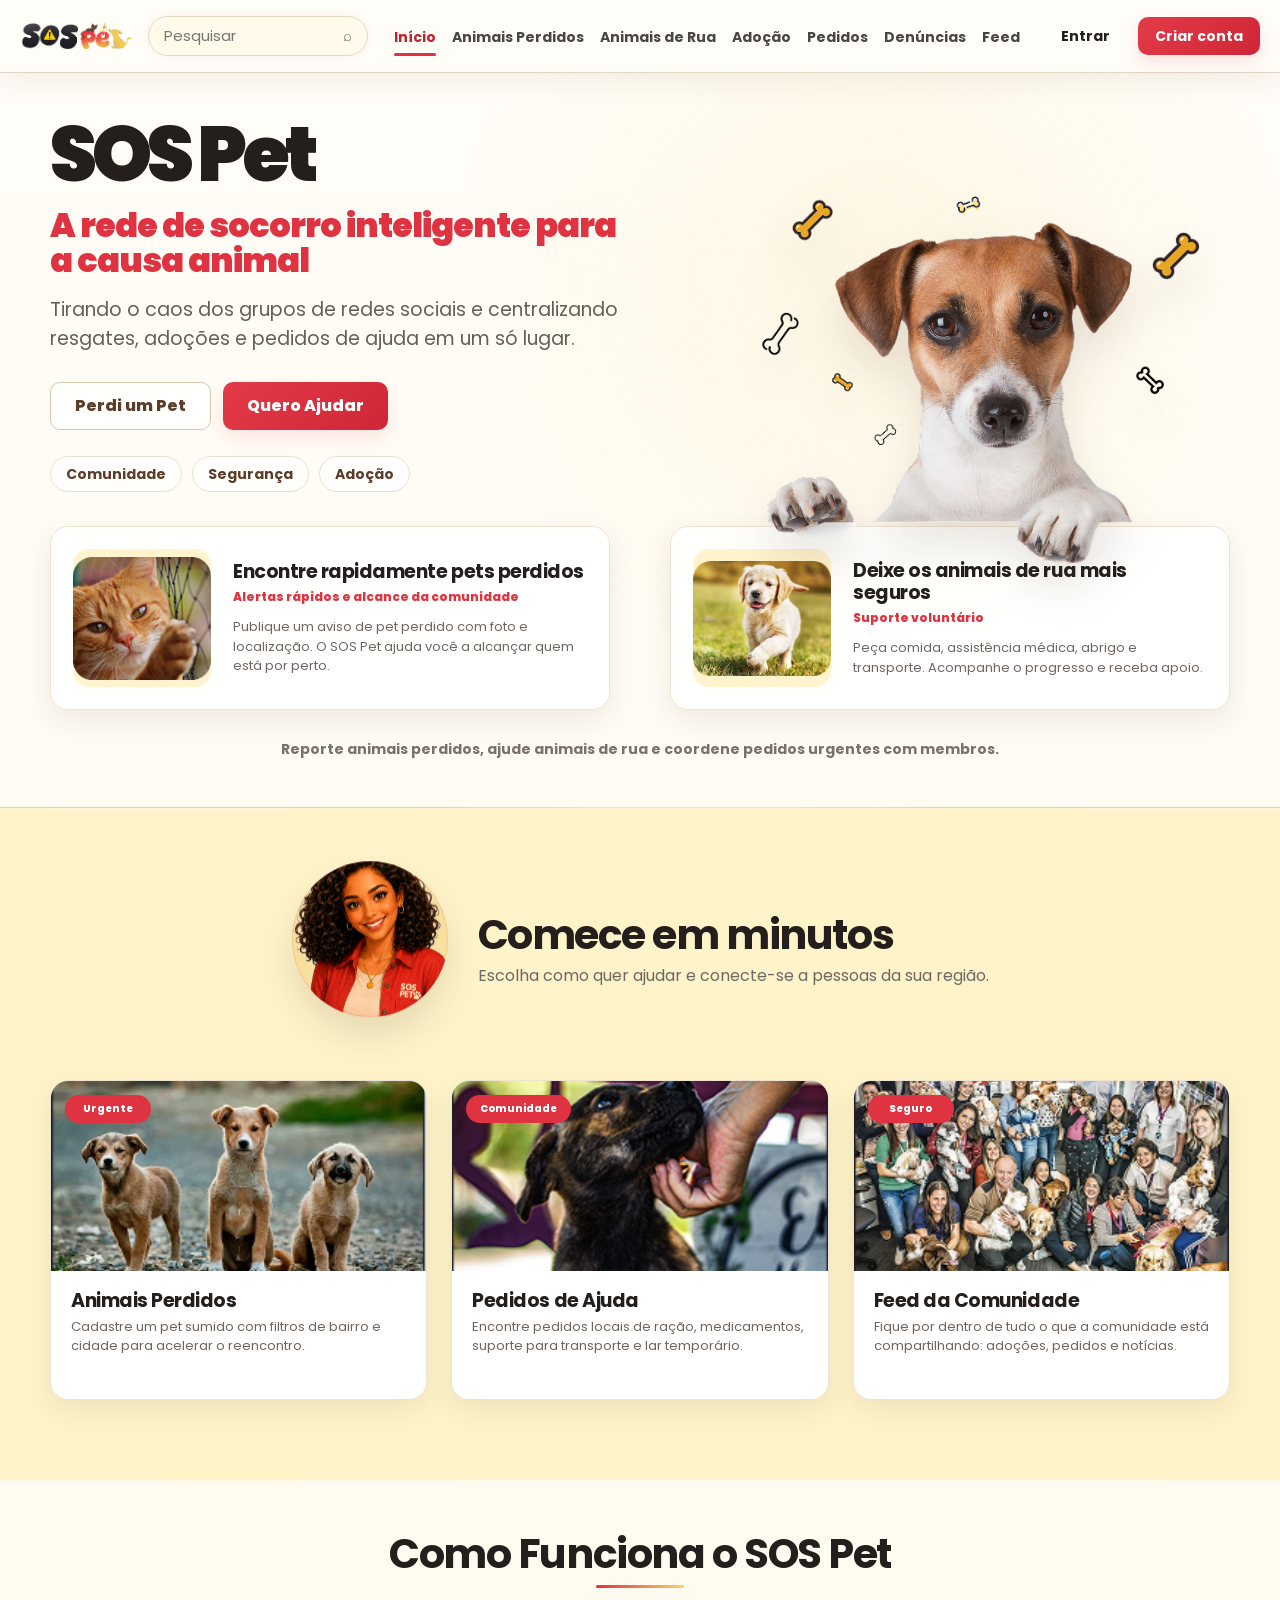
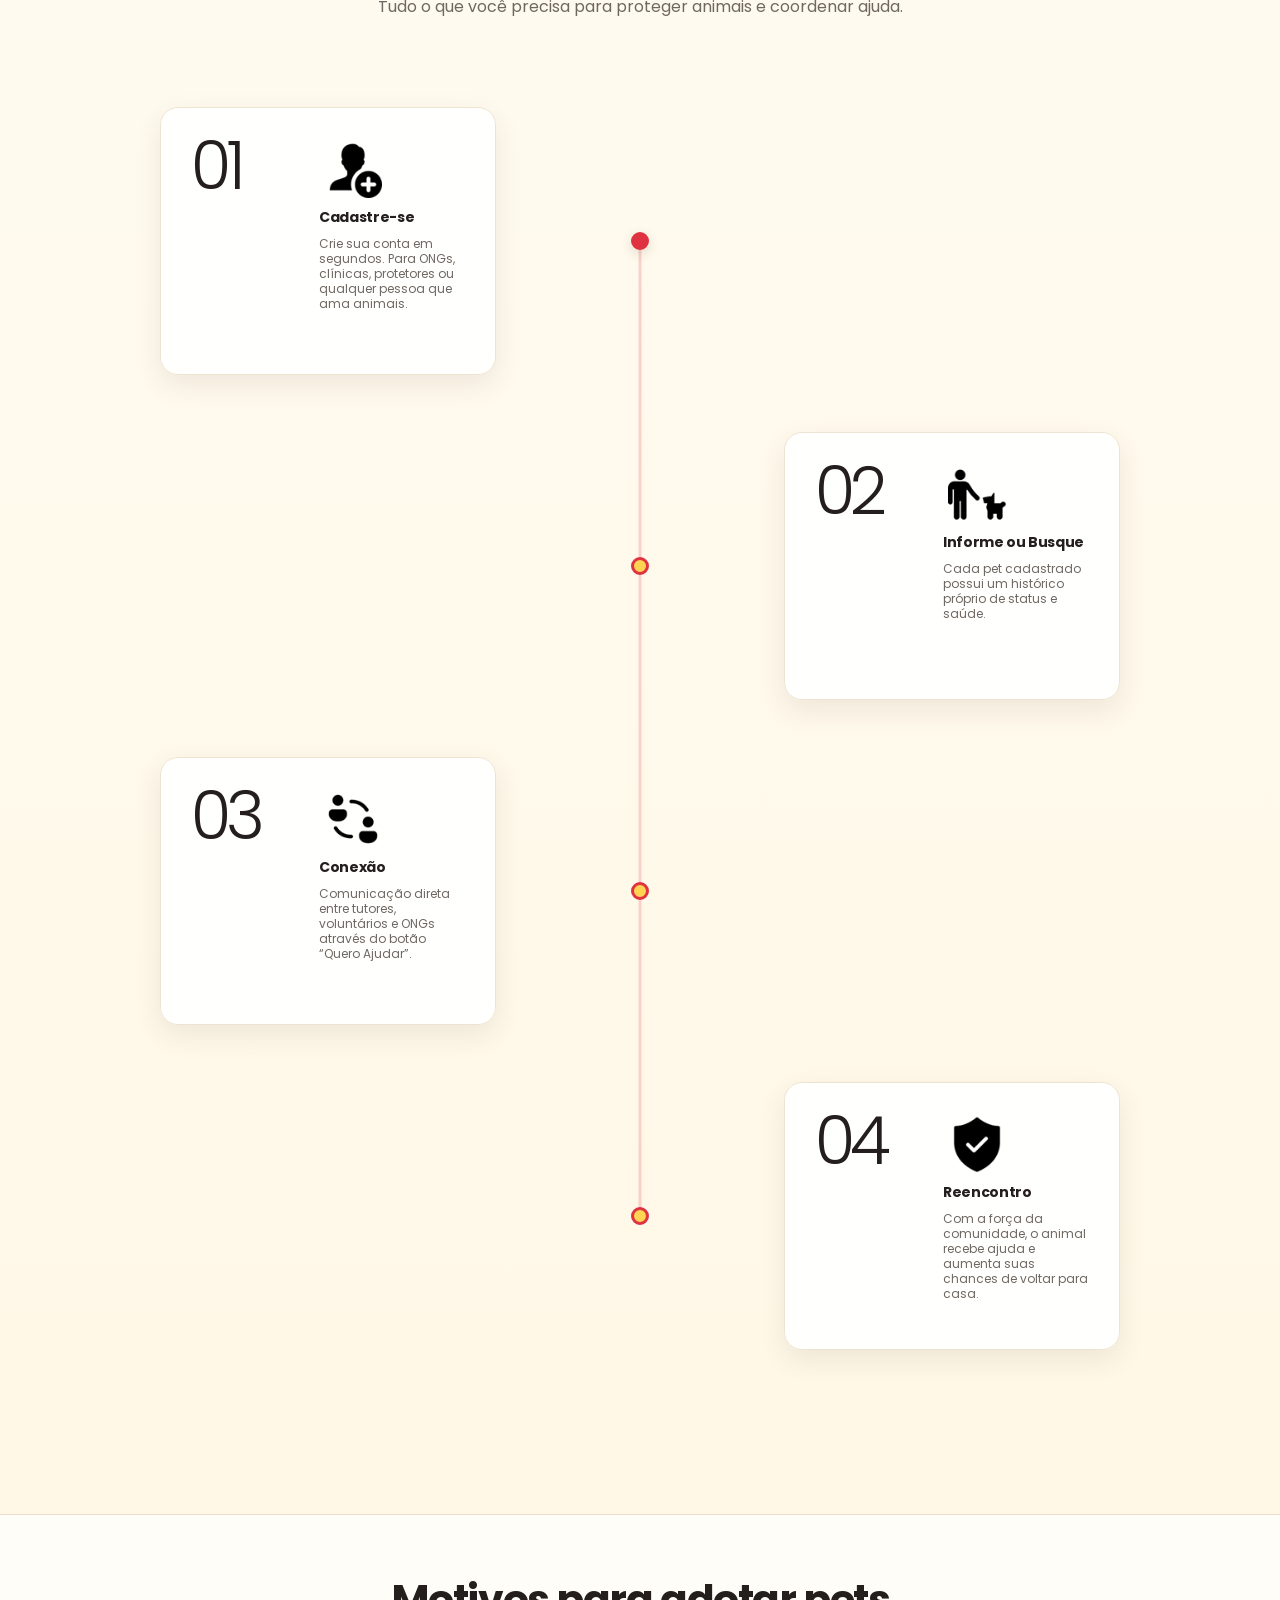
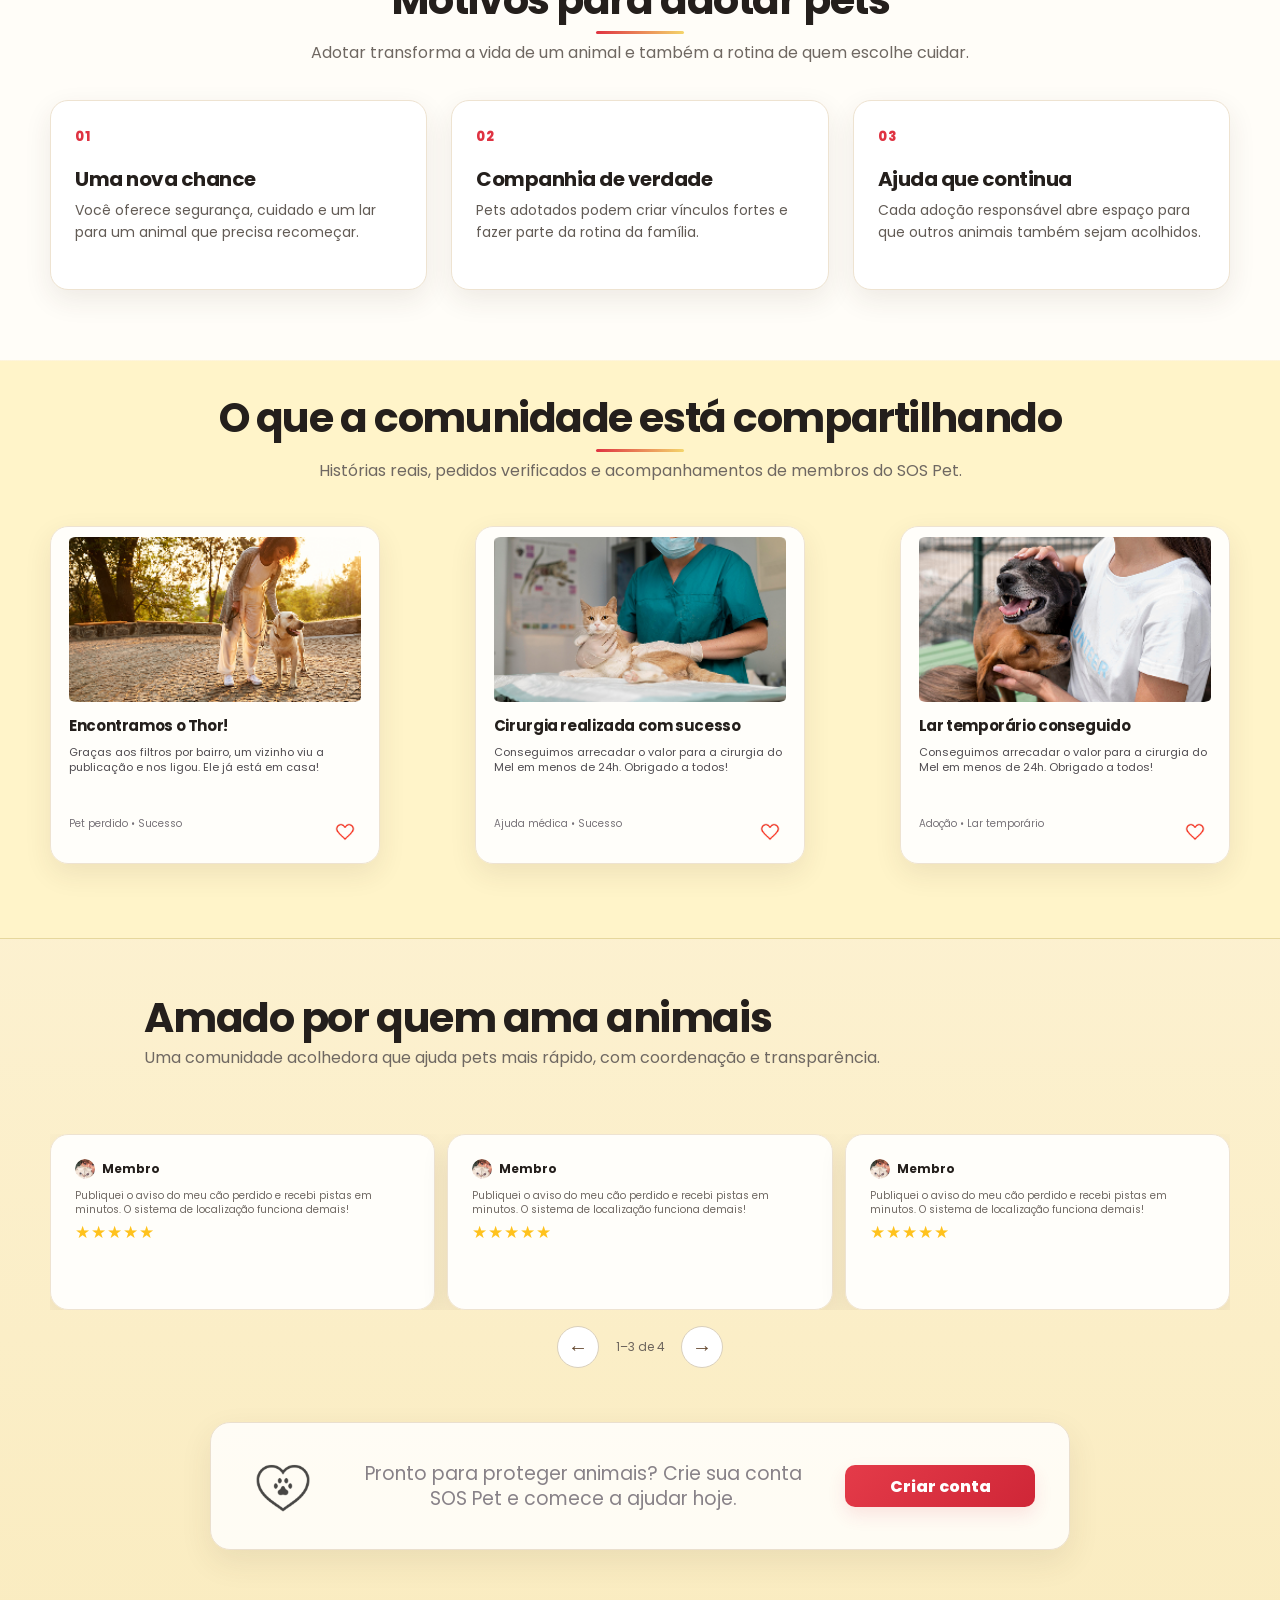
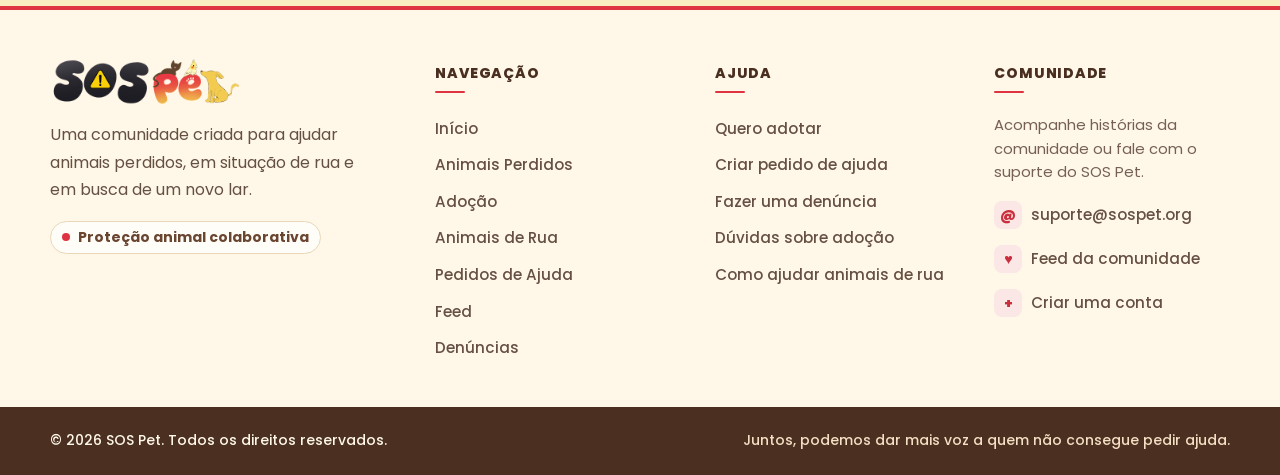
<file: index.html>
<!doctype html>

<html lang="pt-BR">
  <head>
    <meta charset="utf-8" />
    <meta content="width=device-width, initial-scale=1.0" name="viewport" />
    <meta content="#df3342" name="theme-color" />
    <meta
      content="SOS Pet: uma rede de apoio para localizar, proteger e reencontrar animais."
      name="description"
    />
    <title>SOS Pet</title>
    <link href="assets/images/shared/favicon.png" rel="icon" type="image/png" />
    <link href="css/global.css" rel="stylesheet" />
    <link href="css/home.css" rel="stylesheet" />
    <link href="css/navbar.css" rel="stylesheet" />
    <link href="css/interacoes.css" rel="stylesheet" />
    <link href="css/animacoes.css" rel="stylesheet" />
    <link href="css/profissional.css" rel="stylesheet" />
    <link href="css/icones.css" rel="stylesheet" />
    <link href="css/responsividade.css" rel="stylesheet" />
    <link href="css/experiencia.css" rel="stylesheet" />
    <link href="css/footer.css" rel="stylesheet" />
  </head>
  <body data-page="home" data-root="">
    <a class="PularConteudo" href="#conteudo-principal">Pular para o conteúdo principal</a>
    <header class="Cabecalho">
      <div class="LimiteConteudo ConteudoCabecalho">
        <a class="Marca" href="index.html"> <span class="Midia Logotipo"></span> </a
        ><button
          aria-controls="MenuPrincipal"
          aria-expanded="false"
          aria-label="Abrir menu de navegação"
          class="BotaoMenuMobile"
          type="button"
        >
          <span aria-hidden="true"></span><span aria-hidden="true"></span
          ><span aria-hidden="true"></span>
        </button>
        <label class="CampoBusca">
          <input
            aria-label="Pesquisar no SOS Pet"
            autocomplete="off"
            class="BuscaGlobal"
            placeholder="Pesquisar"
            type="search"
          />
          <span aria-hidden="true">⌕</span>
        </label>
        <nav aria-label="Navegação principal" class="MenuPrincipal" id="MenuPrincipal">
          <a aria-current="page" class="Ativo" href="index.html#Inicio">Início</a>
          <a href="pages/pets-perdidos.html">Animais Perdidos</a>
          <a href="pages/animais-de-rua.html">Animais de Rua</a>
          <a href="pages/adocao.html">Adoção</a>
          <a href="pages/pedidos-de-ajuda.html">Pedidos</a>
          <a href="pages/denuncia.html">Denúncias</a>
          <a href="pages/feed.html">Feed</a>
        </nav>
        <div class="AcoesCabecalho">
          <a class="LinkEntrar" data-auth="visitante" href="pages/login.html">Entrar</a>
          <a class="Botao BotaoPequeno" data-auth="visitante" href="pages/cadastro.html"
            >Criar conta</a
          >
          <a
            aria-label="Abrir perfil do usuário"
            class="Midia Usuario"
            data-auth="usuario"
            href="pages/perfil.html"
            title="Abrir meu perfil"
          ></a>
        </div>
      </div>
    </header>
    <main id="conteudo-principal" tabindex="-1">
      <section class="Inicio" id="Inicio">
        <div class="LimiteConteudo">
          <div class="GradeInicio">
            <div class="TextoInicio">
              <h1>SOS Pet</h1>
              <p class="ChamadaInicio">A rede de socorro inteligente para a causa animal</p>
              <p class="DescricaoInicio">
                Tirando o caos dos grupos de redes sociais e centralizando resgates, adoções e
                pedidos de ajuda em um só lugar.
              </p>
              <div class="AcoesInicio">
                <a class="Botao BotaoContorno" href="pages/pets-perdidos.html">Perdi um Pet</a>
                <a class="Botao" href="pages/animais-de-rua.html">Quero Ajudar</a>
              </div>
              <ul class="ListaValores">
                <li>Comunidade</li>
                <li>Segurança</li>
                <li>Adoção</li>
              </ul>
            </div>
            <div class="VisualInicio">
              <div class="Midia CachorroInicio"></div>
            </div>
          </div>
          <div class="DestaquesInicio">
            <article class="CartaoDestaque">
              <div
                aria-label="Gato que representa pets perdidos"
                class="Midia ImagemDestaque"
                id="GatoInicio"
                role="img"
              ></div>
              <div>
                <h2>Encontre rapidamente pets perdidos</h2>
                <p class="SubtituloDestaque">Alertas rápidos e alcance da comunidade</p>
                <p>
                  Publique um aviso de pet perdido com foto e localização. O SOS Pet ajuda você a
                  alcançar quem está por perto.
                </p>
              </div>
            </article>
            <article class="CartaoDestaque">
              <div
                aria-label="Cachorro representando a rede de proteção animal"
                class="Midia ImagemDestaque"
                id="CachorroInicio"
                role="img"
              ></div>
              <div>
                <h2>Deixe os animais de rua mais seguros</h2>
                <p class="SubtituloDestaque">Suporte voluntário</p>
                <p>
                  Peça comida, assistência médica, abrigo e transporte. Acompanhe o progresso e
                  receba apoio.
                </p>
              </div>
            </article>
          </div>
          <p class="NotaInicio">
            Reporte animais perdidos, ajude animais de rua e coordene pedidos urgentes com membros.
          </p>
        </div>
      </section>
      <section class="ComeceRapido FundoComPadrao">
        <div class="LimiteConteudo">
          <header class="CabecalhoSecao CabecalhoComeceRapido">
            <div class="Midia IconeComeceRapido"></div>
            <div>
              <h2>Comece em minutos</h2>
              <p>Escolha como quer ajudar e conecte-se a pessoas da sua região.</p>
            </div>
          </header>
          <div class="GradeServicos">
            <article
              aria-label="Abrir opção Animais Perdidos"
              class="CartaoServico"
              data-service="perdido"
              role="button"
              tabindex="0"
            >
              <div class="Midia ImagemServico" id="AnimaisPerdidos"></div>
              <span class="EtiquetaCartao">Urgente</span>
              <div class="ConteudoServico">
                <h3>Animais Perdidos</h3>
                <p>
                  Cadastre um pet sumido com filtros de bairro e cidade para acelerar o reencontro.
                </p>
              </div>
            </article>
            <article
              aria-label="Abrir opção Pedidos de Ajuda"
              class="CartaoServico"
              data-service="pedidos"
              role="button"
              tabindex="0"
            >
              <div class="Midia ImagemServico" id="PedidosAjuda"></div>
              <span class="EtiquetaCartao">Comunidade</span>
              <div class="ConteudoServico">
                <h3><a href="pages/pedidos-de-ajuda.html">Pedidos de Ajuda</a></h3>
                <p>
                  Encontre pedidos locais de ração, medicamentos, suporte para transporte e lar
                  temporário.
                </p>
              </div>
            </article>
            <article
              aria-label="Abrir opção Feed da Comunidade"
              class="CartaoServico"
              data-service="feed"
              role="button"
              tabindex="0"
            >
              <div class="Midia ImagemServico" id="Adocao"></div>
              <span class="EtiquetaCartao">Seguro</span>
              <div class="ConteudoServico">
                <h3><a href="pages/feed.html">Feed da Comunidade</a></h3>
                <p>
                  Fique por dentro de tudo o que a comunidade está compartilhando: adoções, pedidos
                  e notícias.
                </p>
              </div>
            </article>
          </div>
        </div>
      </section>
      <section class="ComoFunciona">
        <div class="LimiteConteudo">
          <header class="CabecalhoSecao TextoCentralizado">
            <h2>Como Funciona o SOS Pet</h2>
            <p>Tudo o que você precisa para proteger animais e coordenar ajuda.</p>
          </header>
          <div class="AreaEtapas">
            <span class="LinhaEtapas"></span>
            <ol class="ListaEtapas">
              <li class="Etapa EtapaEsquerda">
                <div class="CartaoEtapa">
                  <span class="NumeroEtapa">01</span>
                  <div class="ConteudoEtapa">
                    <div class="Midia IconeEtapa" id="Etapa1"></div>
                    <h3>Cadastre-se</h3>
                    <p>
                      Crie sua conta em segundos. Para ONGs, clínicas, protetores ou qualquer pessoa
                      que ama animais.
                    </p>
                  </div>
                </div>
                <span class="MarcadorLinhaTempo"></span>
              </li>
              <li class="Etapa EtapaDireita">
                <div class="CartaoEtapa">
                  <span class="NumeroEtapa">02</span>
                  <div class="ConteudoEtapa">
                    <div class="Midia IconeEtapa" id="Etapa2"></div>
                    <h3>Informe ou Busque</h3>
                    <p>Cada pet cadastrado possui um histórico próprio de status e saúde.</p>
                  </div>
                </div>
                <span class="MarcadorLinhaTempo"></span>
              </li>
              <li class="Etapa EtapaEsquerda">
                <div class="CartaoEtapa">
                  <span class="NumeroEtapa">03</span>
                  <div class="ConteudoEtapa">
                    <div class="Midia IconeEtapa" id="Etapa3"></div>
                    <h3>Conexão</h3>
                    <p>
                      Comunicação direta entre tutores, voluntários e ONGs através do botão “Quero
                      Ajudar”.
                    </p>
                  </div>
                </div>
                <span class="MarcadorLinhaTempo"></span>
              </li>
              <li class="Etapa EtapaDireita">
                <div class="CartaoEtapa">
                  <span class="NumeroEtapa">04</span>
                  <div class="ConteudoEtapa">
                    <div class="Midia IconeEtapa" id="Etapa4"></div>
                    <h3>Reencontro</h3>
                    <p>
                      Com a força da comunidade, o animal recebe ajuda e aumenta suas chances de
                      voltar para casa.
                    </p>
                  </div>
                </div>
                <span class="MarcadorLinhaTempo"></span>
              </li>
            </ol>
          </div>
        </div>
      </section>
      <section class="MotivosAdocao" aria-labelledby="TituloMotivosAdocao">
        <div class="LimiteConteudo">
          <header class="CabecalhoSecao TextoCentralizado CabecalhoMotivosAdocao">
            <h2 id="TituloMotivosAdocao">Motivos para adotar pets</h2>
            <p>Adotar transforma a vida de um animal e também a rotina de quem escolhe cuidar.</p>
          </header>
          <div class="GradeMotivosAdocao">
            <article class="CartaoMotivoAdocao">
              <span class="NumeroMotivoAdocao" aria-hidden="true">01</span>
              <h3>Uma nova chance</h3>
              <p>Você oferece segurança, cuidado e um lar para um animal que precisa recomeçar.</p>
            </article>
            <article class="CartaoMotivoAdocao">
              <span class="NumeroMotivoAdocao" aria-hidden="true">02</span>
              <h3>Companhia de verdade</h3>
              <p>Pets adotados podem criar vínculos fortes e fazer parte da rotina da família.</p>
            </article>
            <article class="CartaoMotivoAdocao">
              <span class="NumeroMotivoAdocao" aria-hidden="true">03</span>
              <h3>Ajuda que continua</h3>
              <p>Cada adoção responsável abre espaço para que outros animais também sejam acolhidos.</p>
            </article>
          </div>
        </div>
      </section>
      <section class="Comunidade FundoComPadrao" id="AnimaisRua">
        <div class="LimiteConteudo">
          <header class="CabecalhoSecao TextoCentralizado">
            <h2>O que a comunidade está compartilhando</h2>
            <p>Histórias reais, pedidos verificados e acompanhamentos de membros do SOS Pet.</p>
          </header>
          <div class="GradeHistorias">
            <article class="CartaoHistoria">
              <div
                aria-label="História de reencontro do Thor"
                class="Midia ImagemHistoria"
                id="Historia1"
                role="img"
              ></div>
              <div class="ConteudoHistoria">
                <h3>Encontramos o Thor!</h3>
                <p>
                  Graças aos filtros por bairro, um vizinho viu a publicação e nos ligou. Ele já
                  está em casa!
                </p>
                <footer>
                  <span>Pet perdido • Sucesso</span
                  ><button aria-label="Curtir história" class="BotaoCurtirHistoria" type="button"><span aria-hidden="true" class="IconeSite IconeCurtida"></span></button>
                </footer>
              </div>
            </article>
            <article class="CartaoHistoria">
              <div
                aria-label="História de cirurgia realizada com sucesso"
                class="Midia ImagemHistoria"
                id="Historia2"
                role="img"
              ></div>
              <div class="ConteudoHistoria">
                <h3>Cirurgia realizada com sucesso</h3>
                <p>
                  Conseguimos arrecadar o valor para a cirurgia do Mel em menos de 24h. Obrigado a
                  todos!
                </p>
                <footer>
                  <span>Ajuda médica • Sucesso</span
                  ><button aria-label="Curtir história" class="BotaoCurtirHistoria" type="button"><span aria-hidden="true" class="IconeSite IconeCurtida"></span></button>
                </footer>
              </div>
            </article>
            <article class="CartaoHistoria">
              <div
                aria-label="História de lar temporário conseguido"
                class="Midia ImagemHistoria"
                id="Historia3"
                role="img"
              ></div>
              <div class="ConteudoHistoria">
                <h3>Lar temporário conseguido</h3>
                <p>
                  Conseguimos arrecadar o valor para a cirurgia do Mel em menos de 24h. Obrigado a
                  todos!
                </p>
                <footer>
                  <span>Adoção • Lar temporário</span
                  ><button aria-label="Curtir história" class="BotaoCurtirHistoria" type="button"><span aria-hidden="true" class="IconeSite IconeCurtida"></span></button>
                </footer>
              </div>
            </article>
          </div>
        </div>
      </section>
      <section class="Depoimentos" id="SobreNos">
        <div class="LimiteConteudo">
          <header class="CabecalhoSecao CabecalhoDepoimentos">
            <h2>Amado por quem ama animais</h2>
            <p>
              Uma comunidade acolhedora que ajuda pets mais rápido, com coordenação e transparência.
            </p>
          </header>
          <div class="GradeDepoimentos">
            <blockquote class="CartaoDepoimento">
              <header class="CabecalhoCartaoDepoimento">
                <span class="Midia FotoPerfil"></span><strong>Membro</strong>
              </header>
              <p>
                Publiquei o aviso do meu cão perdido e recebi pistas em minutos. O sistema de
                localização funciona demais!
              </p>
              <footer class="EstrelasDepoimento">★★★★★</footer>
            </blockquote>
            <blockquote class="CartaoDepoimento">
              <header class="CabecalhoCartaoDepoimento">
                <span class="Midia FotoPerfil"></span><strong>Membro</strong>
              </header>
              <p>
                Publiquei o aviso do meu cão perdido e recebi pistas em minutos. O sistema de
                localização funciona demais!
              </p>
              <footer class="EstrelasDepoimento">★★★★★</footer>
            </blockquote>
            <blockquote class="CartaoDepoimento">
              <header class="CabecalhoCartaoDepoimento">
                <span class="Midia FotoPerfil"></span><strong>Membro</strong>
              </header>
              <p>
                Publiquei o aviso do meu cão perdido e recebi pistas em minutos. O sistema de
                localização funciona demais!
              </p>
              <footer class="EstrelasDepoimento">★★★★★</footer>
            </blockquote>
            <blockquote class="CartaoDepoimento">
              <header class="CabecalhoCartaoDepoimento">
                <span class="Midia FotoPerfil"></span><strong>Membro</strong>
              </header>
              <p>
                Publiquei o aviso do meu cão perdido e recebi pistas em minutos. O sistema de
                localização funciona demais!
              </p>
              <footer class="EstrelasDepoimento">★★★★★</footer>
            </blockquote>
          </div>
          <div class="ChamadaFinal" id="CriarConta">
            <div class="Midia IconeChamada"></div>
            <p>Pronto para proteger animais? Crie sua conta SOS Pet e comece a ajudar hoje.</p>
            <a class="Botao BotaoLargo" href="pages/cadastro.html">Criar conta</a>
          </div>
        </div>
      </section>
    </main>
    <footer class="FooterPadrao FooterCompleto" aria-label="Rodapé do SOS Pet">
      <div class="FooterContainer">
        <div class="FooterGrade">
          <section class="FooterMarca" aria-label="Sobre o SOS Pet">
            <a class="FooterLogoLink" href="index.html" aria-label="SOS Pet — página inicial">
              <img class="FooterLogoImagem" alt="Logo SOS Pet" src="assets/images/home/LogoSOSPet.png" />
            </a>
            <p class="FooterDescricao">Uma comunidade criada para ajudar animais perdidos, em situação de rua e em busca de um novo lar.</p>
            <span class="FooterSelo">Proteção animal colaborativa</span>
          </section>

          <nav class="FooterColuna" aria-label="Navegação do rodapé">
            <h2 class="FooterTitulo">Navegação</h2>
            <ul class="FooterLinks">
              <li><a href="index.html#Inicio">Início</a></li>
              <li><a href="pages/pets-perdidos.html">Animais Perdidos</a></li>
              <li><a href="pages/adocao.html">Adoção</a></li>
              <li><a href="pages/animais-de-rua.html">Animais de Rua</a></li>
              <li><a href="pages/pedidos-de-ajuda.html">Pedidos de Ajuda</a></li>
              <li><a href="pages/feed.html">Feed</a></li>
              <li><a href="pages/denuncia.html">Denúncias</a></li>
            </ul>
          </nav>

          <nav class="FooterColuna" aria-label="Links de ajuda">
            <h2 class="FooterTitulo">Ajuda</h2>
            <ul class="FooterLinks">
              <li><a href="pages/adocao.html">Quero adotar</a></li>
              <li><a href="pages/pedidos-de-ajuda.html">Criar pedido de ajuda</a></li>
              <li><a href="pages/denuncia.html">Fazer uma denúncia</a></li>
              <li><a href="pages/adocao.html#TituloFaqAdocao">Dúvidas sobre adoção</a></li>
              <li><a href="pages/animais-de-rua.html#TituloFaqAnimais">Como ajudar animais de rua</a></li>
            </ul>
          </nav>

          <section class="FooterColuna FooterComunidade" aria-labelledby="FooterComunidadeTituloHome">
            <h2 class="FooterTitulo" id="FooterComunidadeTituloHome">Comunidade</h2>
            <p class="FooterTextoComunidade">Acompanhe histórias da comunidade ou fale com o suporte do SOS Pet.</p>
            <ul class="FooterContatoLista">
              <li>
                <a href="mailto:suporte@sospet.org">
                  <span class="FooterIcone" aria-hidden="true">@</span>
                  <span class="FooterContatoTexto">suporte@sospet.org</span>
                </a>
              </li>
              <li>
                <a href="pages/feed.html">
                  <span class="FooterIcone" aria-hidden="true">♥</span>
                  <span class="FooterContatoTexto">Feed da comunidade</span>
                </a>
              </li>
              <li>
                <a href="pages/cadastro.html">
                  <span class="FooterIcone" aria-hidden="true">+</span>
                  <span class="FooterContatoTexto">Criar uma conta</span>
                </a>
              </li>
            </ul>
          </section>
        </div>
      </div>
      <div class="FooterBase">
        <div class="FooterBaseConteudo">
          <p>© 2026 SOS Pet. Todos os direitos reservados.</p>
          <p>Juntos, podemos dar mais voz a quem não consegue pedir ajuda.</p>
        </div>
      </div>
    </footer>
    <script defer src="js/dados.js"></script>
    <script defer src="js/geral.js"></script>
    <script defer src="js/home.js"></script>
    <script defer src="js/animacoes.js"></script>
  </body>
</html>
</file>
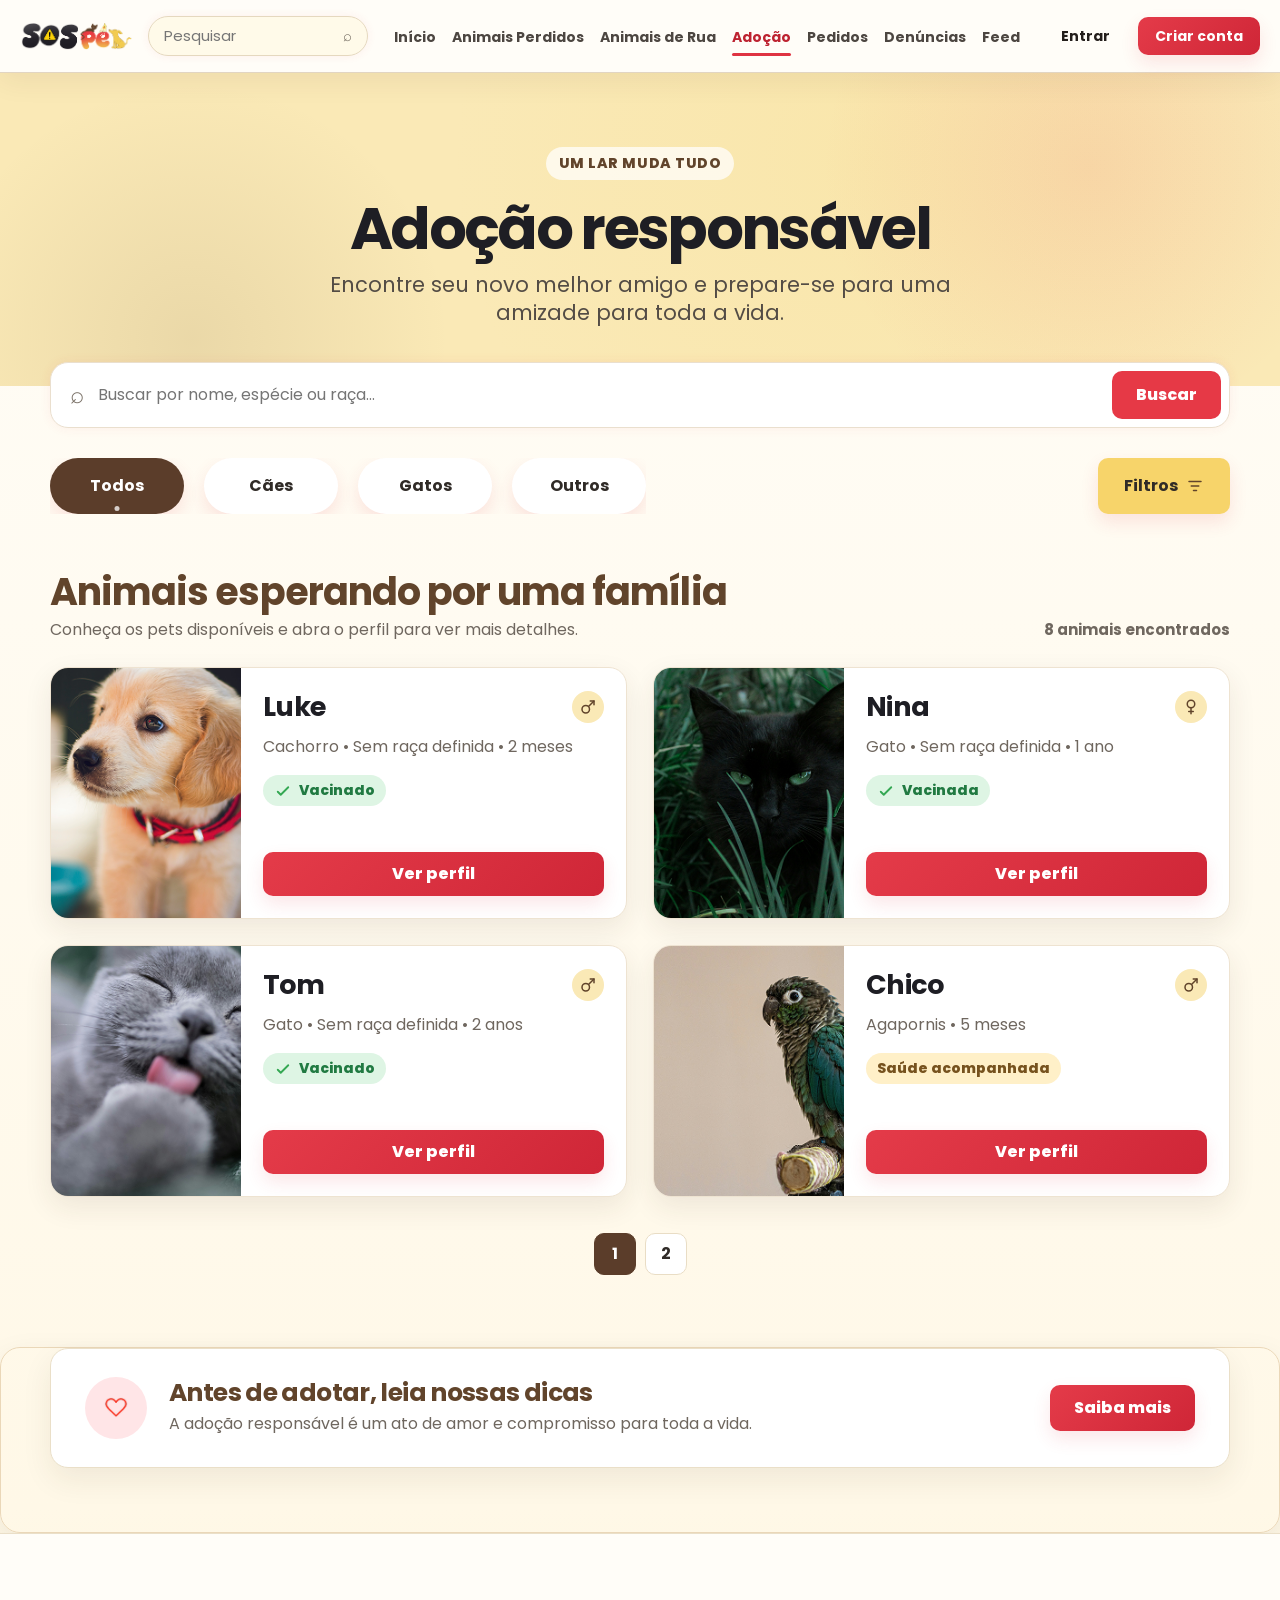
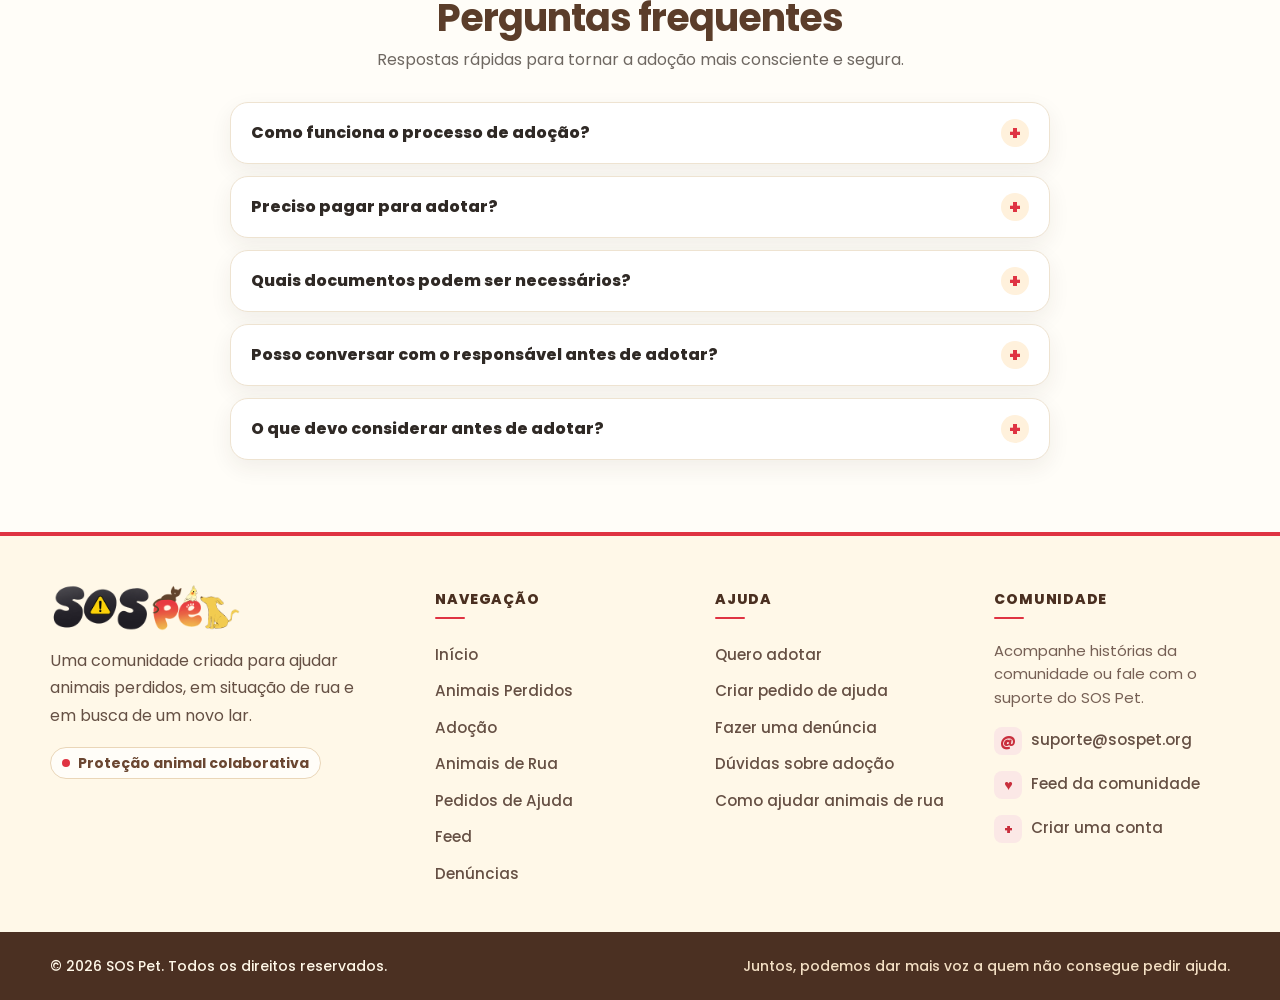
<file: pages/adocao.html>
<!doctype html>
<html lang="pt-BR">
  <head>
    <meta charset="utf-8" />
    <meta content="width=device-width, initial-scale=1.0" name="viewport" />
    <meta content="#df3342" name="theme-color" />
    <meta
      content="Encontre cães, gatos e outros animais disponíveis para adoção responsável no SOS Pet."
      name="description"
    />
    <title>Adoção responsável | SOS Pet</title>
    <link href="../assets/images/shared/favicon.png" rel="icon" type="image/png" />
    <link href="../css/global.css" rel="stylesheet" />
    <link href="../css/navbar.css" rel="stylesheet" />
    <link href="../css/interacoes.css" rel="stylesheet" />
    <link href="../css/adocao.css" rel="stylesheet" />
    <link href="../css/animacoes.css" rel="stylesheet" />
    <link href="../css/profissional.css" rel="stylesheet" />
    <link href="../css/icones.css" rel="stylesheet" />
    <link href="../css/responsividade.css" rel="stylesheet" />
    <link href="../css/experiencia.css" rel="stylesheet" />
    <link href="../css/footer.css" rel="stylesheet" />
  </head>
  <body data-page="adocao" data-root="../">
    <a class="PularConteudo" href="#conteudo-principal">Pular para o conteúdo principal</a>

    <header class="Cabecalho">
      <div class="LimiteConteudo ConteudoCabecalho">
        <a aria-label="Página inicial do SOS Pet" class="Marca" href="../index.html">
          <span class="Midia Logotipo"></span>
        </a>
        <button
          aria-controls="MenuPrincipal"
          aria-expanded="false"
          aria-label="Abrir menu de navegação"
          class="BotaoMenuMobile"
          type="button"
        >
          <span aria-hidden="true"></span><span aria-hidden="true"></span
          ><span aria-hidden="true"></span>
        </button>
        <label class="CampoBusca">
          <input
            aria-label="Pesquisar no SOS Pet"
            autocomplete="off"
            class="BuscaGlobal"
            placeholder="Pesquisar"
            type="search"
          />
          <span aria-hidden="true">⌕</span>
        </label>
        <nav aria-label="Navegação principal" class="MenuPrincipal" id="MenuPrincipal">
          <a href="../index.html#Inicio">Início</a>
          <a href="pets-perdidos.html">Animais Perdidos</a>
          <a href="animais-de-rua.html">Animais de Rua</a>
          <a aria-current="page" class="Ativo" href="adocao.html">Adoção</a>
          <a href="pedidos-de-ajuda.html">Pedidos</a>
          <a href="denuncia.html">Denúncias</a>
          <a href="feed.html">Feed</a>
        </nav>
        <div class="AcoesCabecalho">
          <a class="LinkEntrar" data-auth="visitante" href="login.html">Entrar</a>
          <a class="Botao BotaoPequeno" data-auth="visitante" href="cadastro.html">Criar conta</a>
          <a
            aria-label="Abrir perfil do usuário"
            class="Midia Usuario"
            data-auth="usuario"
            href="perfil.html"
            title="Abrir meu perfil"
          ></a>
        </div>
      </div>
    </header>

    <main id="conteudo-principal" tabindex="-1">
      <section class="HeroAdocao">
        <div class="LimiteConteudo">
          <span class="EtiquetaHeroAdocao">Um lar muda tudo</span>
          <h1>Adoção responsável</h1>
          <p>Encontre seu novo melhor amigo e prepare-se para uma amizade para toda a vida.</p>
        </div>
      </section>

      <section aria-labelledby="titulo-busca-adocao" class="AreaBuscaAdocao">
        <div class="LimiteConteudo">
          <h2 class="TextoApenasLeitor" id="titulo-busca-adocao">Buscar animais para adoção</h2>
          <form class="BarraPesquisaAdocao" role="search">
            <label class="TextoApenasLeitor" for="BuscaAdocao">Buscar animal</label>
            <span aria-hidden="true" class="IconeBuscaAdocao">⌕</span>
            <input
              autocomplete="off"
              class="BuscaAdocaoCampo"
              id="BuscaAdocao"
              placeholder="Buscar por nome, espécie ou raça..."
              type="search"
            />
            <button type="submit">Buscar</button>
          </form>

          <div class="LinhaFiltrosAdocao">
            <div aria-label="Filtrar por espécie" class="CategoriasAdocao" role="group">
              <button aria-pressed="true" class="Ativo" data-categoria="todos" type="button">
                Todos
              </button>
              <button aria-pressed="false" data-categoria="caes" type="button">Cães</button>
              <button aria-pressed="false" data-categoria="gatos" type="button">Gatos</button>
              <button aria-pressed="false" data-categoria="outros" type="button">Outros</button>
            </div>
            <button
              aria-controls="FiltrosAdocao"
              aria-expanded="false"
              class="BotaoAbrirFiltros"
              type="button"
            >
              Filtros <span aria-hidden="true" class="IconeSite IconeFiltro"></span>
            </button>
          </div>

          <div class="FiltrosAdocao" hidden id="FiltrosAdocao">
            <label>
              Vacinação
              <select id="FiltroVacinacao">
                <option value="todos">Todos</option>
                <option value="sim">Vacinados</option>
                <option value="nao">Não informado</option>
              </select>
            </label>
            <label>
              Ordenar por
              <select id="OrdenacaoAdocao">
                <option value="padrao">Mais recentes</option>
                <option value="nome">Nome</option>
                <option value="idade">Menor idade</option>
              </select>
            </label>
            <button class="LimparFiltrosAdocao" type="button">Limpar filtros</button>
          </div>
        </div>
      </section>

      <section aria-labelledby="titulo-lista-adocao" class="SecaoListaAdocao">
        <div class="LimiteConteudo">
          <div class="CabecalhoListaAdocao">
            <div>
              <h2 id="titulo-lista-adocao">Animais esperando por uma família</h2>
              <p>Conheça os pets disponíveis e abra o perfil para ver mais detalhes.</p>
            </div>
            <p aria-live="polite" class="ResumoAdocao"></p>
          </div>

          <div class="ListaPetsAdocao">
            <article
              class="CardAdocao"
              data-categoria="caes"
              data-idade="2"
              data-pet="Luke"
              data-vacinado="sim"
            >
              <img alt="Luke, cachorro disponível para adoção" src="../assets/images/adocao/luke.png" />
              <div class="InformacoesAdocao">
                <div class="TituloPetAdocao"><h3>Luke</h3><span class="SexoPetAdocao"><span aria-hidden="true" class="IconeSite IconeMacho"></span></span></div>
                <p>Cachorro • Sem raça definida • 2 meses</p>
                <span class="StatusAdocao"><span aria-hidden="true" class="IconeSite IconeCheck"></span> Vacinado</span>
              </div>
              <button class="VerPerfilAdocao" type="button">Ver perfil</button>
            </article>

            <article
              class="CardAdocao"
              data-categoria="gatos"
              data-idade="12"
              data-pet="Nina"
              data-vacinado="sim"
            >
              <img alt="Nina, gata disponível para adoção" src="../assets/images/adocao/nina.png" />
              <div class="InformacoesAdocao">
                <div class="TituloPetAdocao"><h3>Nina</h3><span class="SexoPetAdocao"><span aria-hidden="true" class="IconeSite IconeFemea"></span></span></div>
                <p>Gato • Sem raça definida • 1 ano</p>
                <span class="StatusAdocao"><span aria-hidden="true" class="IconeSite IconeCheck"></span> Vacinada</span>
              </div>
              <button class="VerPerfilAdocao" type="button">Ver perfil</button>
            </article>

            <article
              class="CardAdocao"
              data-categoria="gatos"
              data-idade="24"
              data-pet="Tom"
              data-vacinado="sim"
            >
              <img alt="Tom, gato disponível para adoção" src="../assets/images/adocao/tom.png" />
              <div class="InformacoesAdocao">
                <div class="TituloPetAdocao"><h3>Tom</h3><span class="SexoPetAdocao"><span aria-hidden="true" class="IconeSite IconeMacho"></span></span></div>
                <p>Gato • Sem raça definida • 2 anos</p>
                <span class="StatusAdocao"><span aria-hidden="true" class="IconeSite IconeCheck"></span> Vacinado</span>
              </div>
              <button class="VerPerfilAdocao" type="button">Ver perfil</button>
            </article>

            <article
              class="CardAdocao"
              data-categoria="outros"
              data-idade="5"
              data-pet="Chico"
              data-vacinado="nao"
            >
              <img alt="Chico, pássaro Agapornis disponível para adoção" src="../assets/images/adocao/chico.png" />
              <div class="InformacoesAdocao">
                <div class="TituloPetAdocao"><h3>Chico</h3><span class="SexoPetAdocao"><span aria-hidden="true" class="IconeSite IconeMacho"></span></span></div>
                <p>Agapornis • 5 meses</p>
                <span class="StatusAdocao StatusNeutro">Saúde acompanhada</span>
              </div>
              <button class="VerPerfilAdocao" type="button">Ver perfil</button>
            </article>

            <article
              class="CardAdocao"
              data-categoria="outros"
              data-idade="7"
              data-pet="Lola"
              data-vacinado="nao"
            >
              <img alt="Lola, porquinho-da-Índia disponível para adoção" src="../assets/images/adocao/lola.png" />
              <div class="InformacoesAdocao">
                <div class="TituloPetAdocao"><h3>Lola</h3><span class="SexoPetAdocao"><span aria-hidden="true" class="IconeSite IconeFemea"></span></span></div>
                <p>Porquinho-da-Índia • 7 meses</p>
                <span class="StatusAdocao StatusNeutro">Saúde acompanhada</span>
              </div>
              <button class="VerPerfilAdocao" type="button">Ver perfil</button>
            </article>

            <article
              class="CardAdocao"
              data-categoria="outros"
              data-idade="8"
              data-pet="Donatelo"
              data-vacinado="nao"
            >
              <img alt="Donatelo, jabuti-tinga disponível para adoção" src="../assets/images/adocao/donatelo.png" />
              <div class="InformacoesAdocao">
                <div class="TituloPetAdocao"><h3>Donatelo</h3><span class="SexoPetAdocao"><span aria-hidden="true" class="IconeSite IconeMacho"></span></span></div>
                <p>Jabuti-tinga • 8 meses</p>
                <span class="StatusAdocao StatusNeutro">Saúde acompanhada</span>
              </div>
              <button class="VerPerfilAdocao" type="button">Ver perfil</button>
            </article>

            <article
              class="CardAdocao"
              data-categoria="caes"
              data-idade="3"
              data-pet="Thor"
              data-vacinado="sim"
            >
              <img alt="Thor, cachorro disponível para adoção" src="../assets/images/adocao/thor.png" />
              <div class="InformacoesAdocao">
                <div class="TituloPetAdocao"><h3>Thor</h3><span class="SexoPetAdocao"><span aria-hidden="true" class="IconeSite IconeMacho"></span></span></div>
                <p>Cachorro • Sem raça definida • 3 meses</p>
                <span class="StatusAdocao"><span aria-hidden="true" class="IconeSite IconeCheck"></span> Vacinado</span>
              </div>
              <button class="VerPerfilAdocao" type="button">Ver perfil</button>
            </article>

            <article
              class="CardAdocao"
              data-categoria="caes"
              data-idade="36"
              data-pet="Meg"
              data-vacinado="sim"
            >
              <img alt="Meg, cachorra disponível para adoção" src="../assets/images/adocao/meg.png" />
              <div class="InformacoesAdocao">
                <div class="TituloPetAdocao"><h3>Meg</h3><span class="SexoPetAdocao"><span aria-hidden="true" class="IconeSite IconeFemea"></span></span></div>
                <p>Cachorro • Sem raça definida • 3 anos</p>
                <span class="StatusAdocao"><span aria-hidden="true" class="IconeSite IconeCheck"></span> Vacinada</span>
              </div>
              <button class="VerPerfilAdocao" type="button">Ver perfil</button>
            </article>
          </div>

          <div class="SemResultadosAdocao" hidden>
            <strong>Nenhum animal encontrado.</strong>
            <span>Tente outro nome ou redefina os filtros.</span>
          </div>
          <nav aria-label="Paginação dos animais" class="PaginacaoAdocao PaginacaoPadrao"></nav>
        </div>
      </section>

      <section class="BannerDicasAdocao">
        <div class="LimiteConteudo ConteudoBannerAdocao">
          <span aria-hidden="true" class="CoracaoBannerAdocao"><span class="IconeSite IconeCoracao"></span></span>
          <div>
            <h2>Antes de adotar, leia nossas dicas</h2>
            <p>A adoção responsável é um ato de amor e compromisso para toda a vida.</p>
          </div>
          <a class="BotaoDicasAdocao" href="feed.html">Saiba mais</a>
        </div>
      </section>

      <section class="SecaoFaq" aria-labelledby="TituloFaqAdocao">
        <div class="LimiteConteudo">
          <header class="CabecalhoFaq">
            <h2 id="TituloFaqAdocao">Perguntas frequentes</h2>
            <p>Respostas rápidas para tornar a adoção mais consciente e segura.</p>
          </header>
          <div class="ListaFaq">
            <article class="ItemFaq">
              <h3>
                <button class="PerguntaFaq" type="button" id="faq-adocao-pergunta-1" aria-expanded="false" aria-controls="faq-adocao-resposta-1">
                  <span>Como funciona o processo de adoção?</span><span class="IconeFaq" aria-hidden="true">+</span>
                </button>
              </h3>
              <div class="RespostaFaq" id="faq-adocao-resposta-1" role="region" aria-labelledby="faq-adocao-pergunta-1" aria-hidden="true">
                <div class="ConteudoRespostaFaq"><p>Escolha um animal, abra o perfil e manifeste interesse. O responsável pelo pet poderá conversar com você antes de combinar os próximos passos.</p></div>
              </div>
            </article>
            <article class="ItemFaq">
              <h3>
                <button class="PerguntaFaq" type="button" id="faq-adocao-pergunta-2" aria-expanded="false" aria-controls="faq-adocao-resposta-2">
                  <span>Preciso pagar para adotar?</span><span class="IconeFaq" aria-hidden="true">+</span>
                </button>
              </h3>
              <div class="RespostaFaq" id="faq-adocao-resposta-2" role="region" aria-labelledby="faq-adocao-pergunta-2" aria-hidden="true">
                <div class="ConteudoRespostaFaq"><p>A adoção publicada no SOS Pet não exige pagamento pela plataforma. O responsável pode informar cuidados ou despesas específicas antes da entrega do animal.</p></div>
              </div>
            </article>
            <article class="ItemFaq">
              <h3>
                <button class="PerguntaFaq" type="button" id="faq-adocao-pergunta-3" aria-expanded="false" aria-controls="faq-adocao-resposta-3">
                  <span>Quais documentos podem ser necessários?</span><span class="IconeFaq" aria-hidden="true">+</span>
                </button>
              </h3>
              <div class="RespostaFaq" id="faq-adocao-resposta-3" role="region" aria-labelledby="faq-adocao-pergunta-3" aria-hidden="true">
                <div class="ConteudoRespostaFaq"><p>O responsável pode pedir um documento de identificação e informações de contato para garantir uma adoção responsável.</p></div>
              </div>
            </article>
            <article class="ItemFaq">
              <h3>
                <button class="PerguntaFaq" type="button" id="faq-adocao-pergunta-4" aria-expanded="false" aria-controls="faq-adocao-resposta-4">
                  <span>Posso conversar com o responsável antes de adotar?</span><span class="IconeFaq" aria-hidden="true">+</span>
                </button>
              </h3>
              <div class="RespostaFaq" id="faq-adocao-resposta-4" role="region" aria-labelledby="faq-adocao-pergunta-4" aria-hidden="true">
                <div class="ConteudoRespostaFaq"><p>Sim. Conversar antes da adoção ajuda a entender rotina, saúde, comportamento e necessidades do animal.</p></div>
              </div>
            </article>
            <article class="ItemFaq">
              <h3>
                <button class="PerguntaFaq" type="button" id="faq-adocao-pergunta-5" aria-expanded="false" aria-controls="faq-adocao-resposta-5">
                  <span>O que devo considerar antes de adotar?</span><span class="IconeFaq" aria-hidden="true">+</span>
                </button>
              </h3>
              <div class="RespostaFaq" id="faq-adocao-resposta-5" role="region" aria-labelledby="faq-adocao-pergunta-5" aria-hidden="true">
                <div class="ConteudoRespostaFaq"><p>Considere espaço, tempo, custos com alimentação e saúde, além do compromisso de cuidar do animal por toda a vida.</p></div>
              </div>
            </article>
          </div>
        </div>
      </section>
    </main>

    <footer class="FooterPadrao FooterCompleto" aria-label="Rodapé do SOS Pet">
      <div class="FooterContainer">
        <div class="FooterGrade">
          <section class="FooterMarca" aria-label="Sobre o SOS Pet">
            <a class="FooterLogoLink" href="../index.html" aria-label="SOS Pet — página inicial">
              <img class="FooterLogoImagem" alt="Logo SOS Pet" src="../assets/images/home/LogoSOSPet.png" />
            </a>
            <p class="FooterDescricao">Uma comunidade criada para ajudar animais perdidos, em situação de rua e em busca de um novo lar.</p>
            <span class="FooterSelo">Proteção animal colaborativa</span>
          </section>

          <nav class="FooterColuna" aria-label="Navegação do rodapé">
            <h2 class="FooterTitulo">Navegação</h2>
            <ul class="FooterLinks">
              <li><a href="../index.html#Inicio">Início</a></li>
              <li><a href="pets-perdidos.html">Animais Perdidos</a></li>
              <li><a href="adocao.html">Adoção</a></li>
              <li><a href="animais-de-rua.html">Animais de Rua</a></li>
              <li><a href="pedidos-de-ajuda.html">Pedidos de Ajuda</a></li>
              <li><a href="feed.html">Feed</a></li>
              <li><a href="denuncia.html">Denúncias</a></li>
            </ul>
          </nav>

          <nav class="FooterColuna" aria-label="Links de ajuda">
            <h2 class="FooterTitulo">Ajuda</h2>
            <ul class="FooterLinks">
              <li><a href="adocao.html">Quero adotar</a></li>
              <li><a href="pedidos-de-ajuda.html">Criar pedido de ajuda</a></li>
              <li><a href="denuncia.html">Fazer uma denúncia</a></li>
              <li><a href="adocao.html#TituloFaqAdocao">Dúvidas sobre adoção</a></li>
              <li><a href="animais-de-rua.html#TituloFaqAnimais">Como ajudar animais de rua</a></li>
            </ul>
          </nav>

          <section class="FooterColuna FooterComunidade" aria-labelledby="FooterComunidadeTitulo">
            <h2 class="FooterTitulo" id="FooterComunidadeTitulo">Comunidade</h2>
            <p class="FooterTextoComunidade">Acompanhe histórias da comunidade ou fale com o suporte do SOS Pet.</p>
            <ul class="FooterContatoLista">
              <li>
                <a href="mailto:suporte@sospet.org">
                  <span class="FooterIcone" aria-hidden="true">@</span>
                  <span class="FooterContatoTexto">suporte@sospet.org</span>
                </a>
              </li>
              <li>
                <a href="feed.html">
                  <span class="FooterIcone" aria-hidden="true">♥</span>
                  <span class="FooterContatoTexto">Feed da comunidade</span>
                </a>
              </li>
              <li>
                <a href="cadastro.html">
                  <span class="FooterIcone" aria-hidden="true">+</span>
                  <span class="FooterContatoTexto">Criar uma conta</span>
                </a>
              </li>
            </ul>
          </section>
        </div>
      </div>
      <div class="FooterBase">
        <div class="FooterBaseConteudo">
          <p>© 2026 SOS Pet. Todos os direitos reservados.</p>
          <p>Juntos, podemos dar mais voz a quem não consegue pedir ajuda.</p>
        </div>
      </div>
    </footer>

    <script defer src="../js/dados.js"></script>
    <script defer src="../js/geral.js"></script>
    <script defer src="../js/adocao.js"></script>
    <script defer src="../js/animacoes.js"></script>
  </body>
</html>
</file>
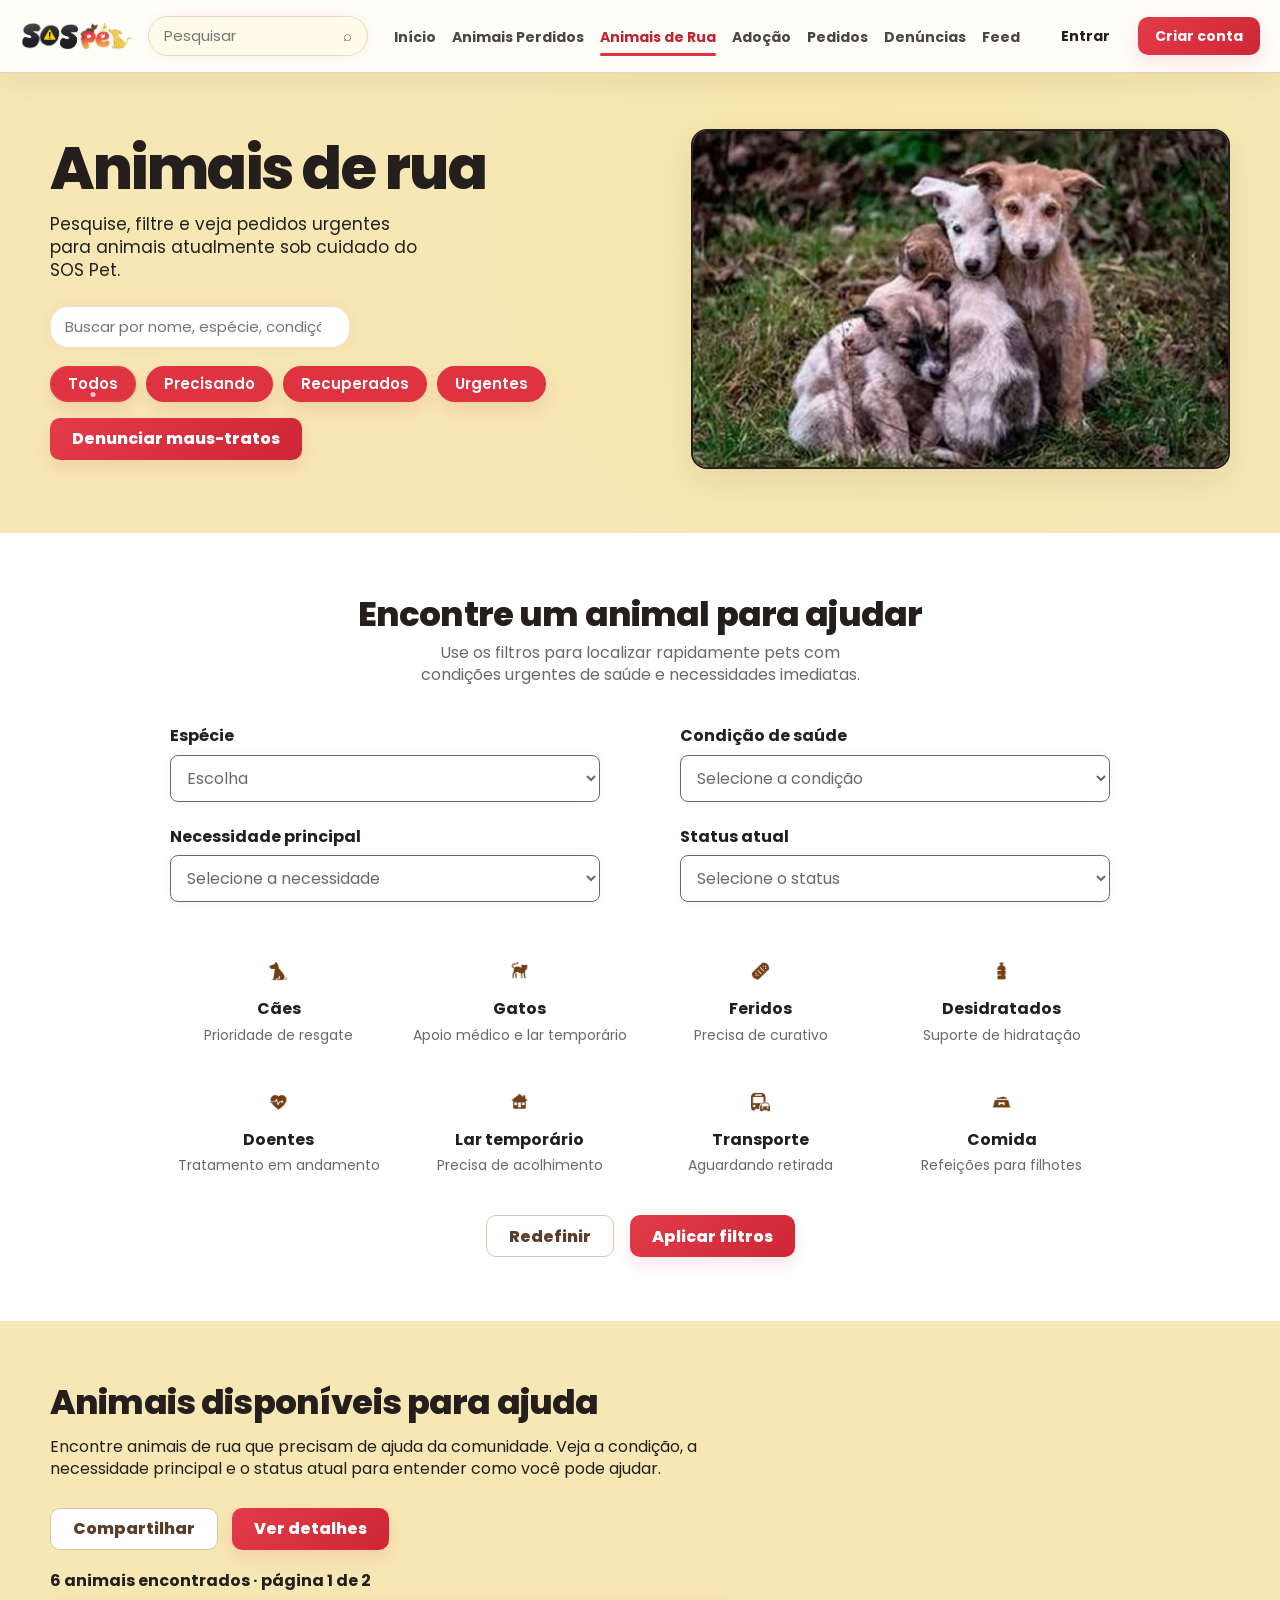
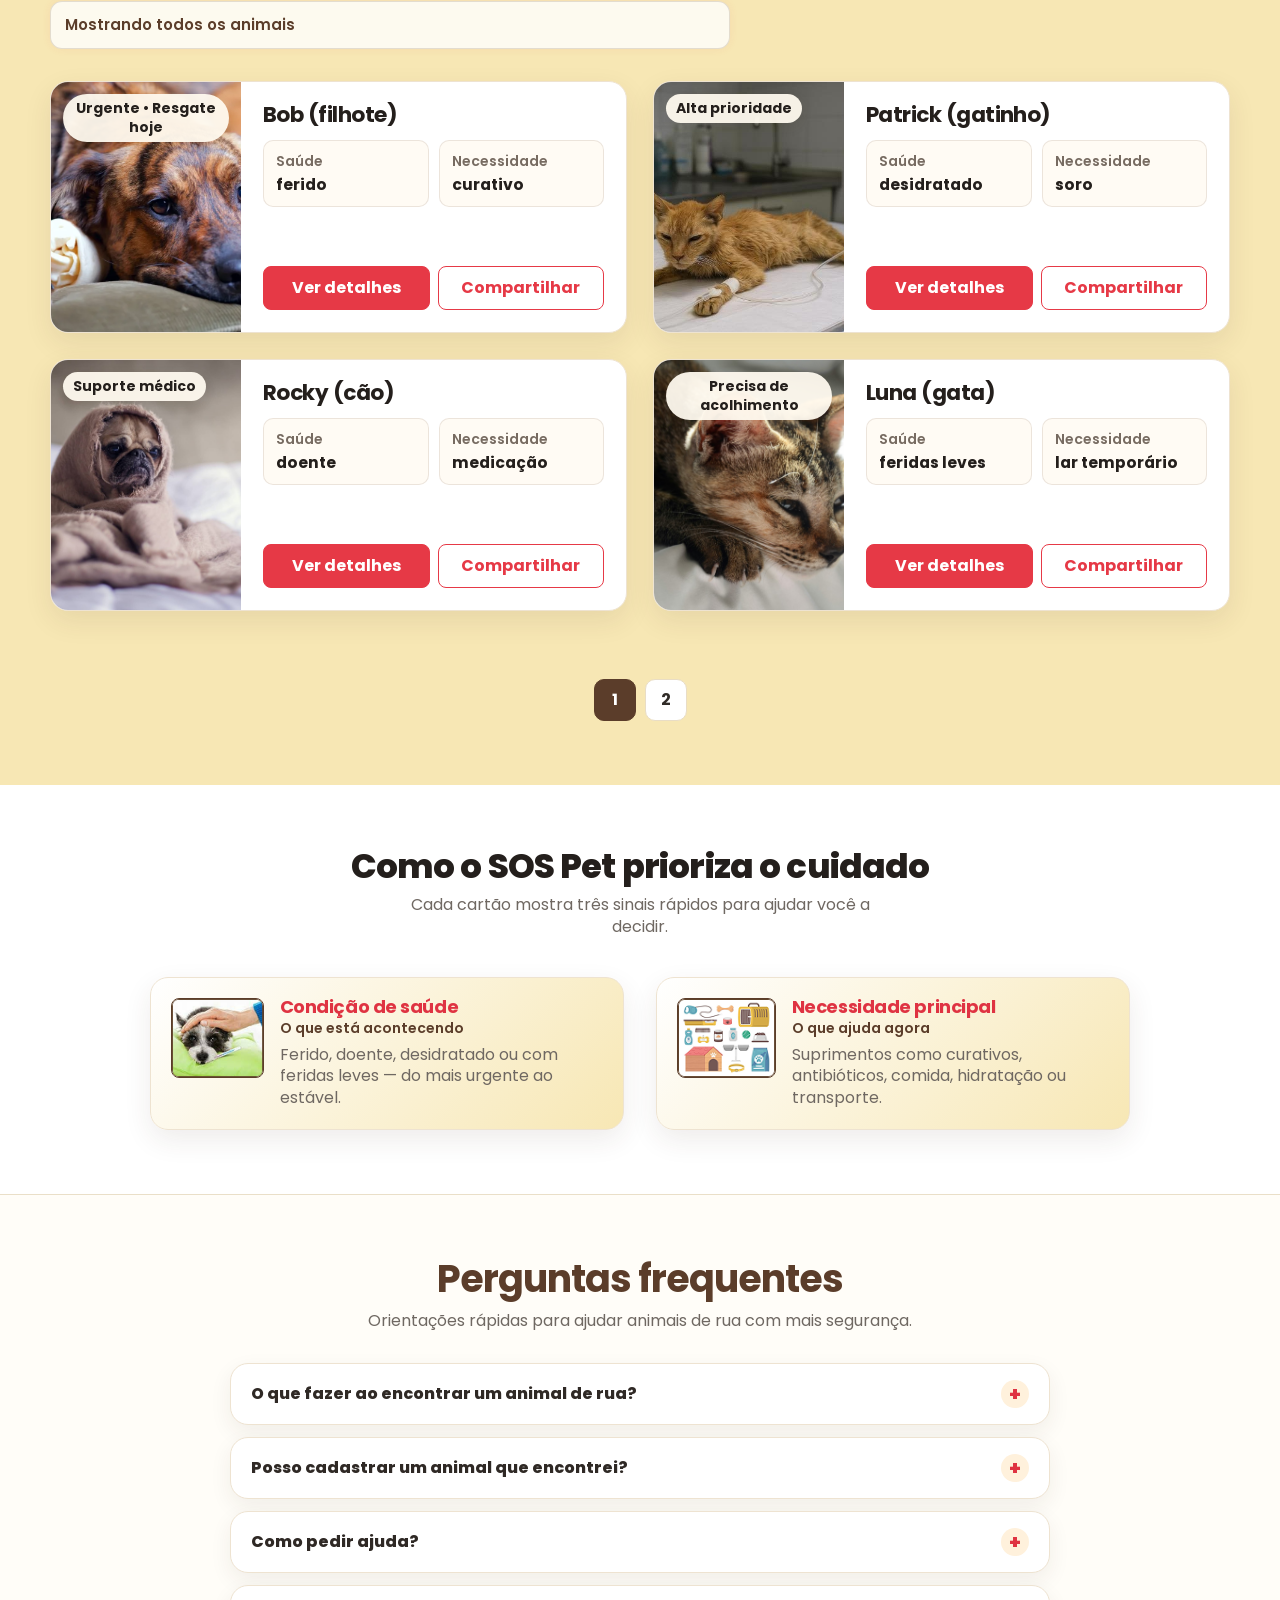
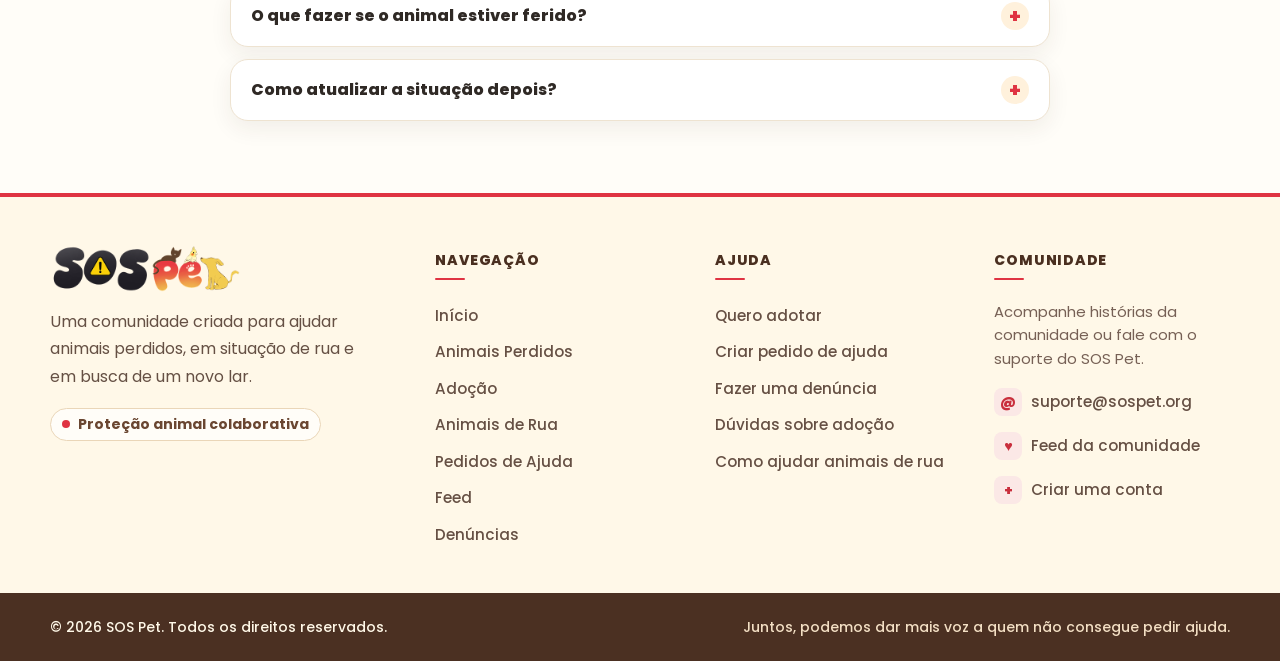
<file: pages/animais-de-rua.html>
<!doctype html>

<html lang="pt-BR">
  <head>
    <meta charset="utf-8" />
    <meta content="width=device-width, initial-scale=1.0" name="viewport" />
    <meta content="#df3342" name="theme-color" />
    <meta
      content="Pesquise animais de rua que precisam de resgate, tratamento, transporte ou lar temporário."
      name="description"
    />
    <link href="../css/global.css" rel="stylesheet" />
    <link href="../css/animais-de-rua.css" rel="stylesheet" />
    <title>Animais de Rua</title>
    <link href="../assets/images/shared/favicon.png" rel="icon" type="image/png" />
    <link href="../css/navbar.css" rel="stylesheet" />
    <link href="../css/interacoes.css" rel="stylesheet" />
    <link href="../css/animacoes.css" rel="stylesheet" />
    <link href="../css/profissional.css" rel="stylesheet" />
    <link href="../css/icones.css" rel="stylesheet" />
    <link href="../css/responsividade.css" rel="stylesheet" />
    <link href="../css/experiencia.css" rel="stylesheet" />
    <link href="../css/footer.css" rel="stylesheet" />
  </head>
  <body data-page="animais" data-root="../">
    <a class="PularConteudo" href="#conteudo-principal">Pular para o conteúdo principal</a>
    <header class="Cabecalho">
      <div class="LimiteConteudo ConteudoCabecalho">
        <a class="Marca" href="../index.html"> <span class="Midia Logotipo"></span> </a
        ><button
          aria-controls="MenuPrincipal"
          aria-expanded="false"
          aria-label="Abrir menu de navegação"
          class="BotaoMenuMobile"
          type="button"
        >
          <span aria-hidden="true"></span><span aria-hidden="true"></span
          ><span aria-hidden="true"></span>
        </button>
        <label class="CampoBusca">
          <input
            aria-label="Pesquisar no SOS Pet"
            autocomplete="off"
            class="BuscaGlobal"
            placeholder="Pesquisar"
            type="search"
          />
          <span aria-hidden="true">⌕</span>
        </label>
        <nav aria-label="Navegação principal" class="MenuPrincipal" id="MenuPrincipal">
          <a href="../index.html#Inicio">Início</a>
          <a href="pets-perdidos.html">Animais Perdidos</a>
          <a aria-current="page" class="Ativo" href="animais-de-rua.html">Animais de Rua</a>
          <a href="adocao.html">Adoção</a>
          <a href="pedidos-de-ajuda.html">Pedidos</a>
          <a href="denuncia.html">Denúncias</a>
          <a href="feed.html">Feed</a>
        </nav>
        <div class="AcoesCabecalho">
          <a class="LinkEntrar" data-auth="visitante" href="login.html">Entrar</a>
          <a class="Botao BotaoPequeno" data-auth="visitante" href="cadastro.html">Criar conta</a>
          <a
            aria-label="Abrir perfil do usuário"
            class="Midia Usuario"
            data-auth="usuario"
            href="perfil.html"
            title="Abrir meu perfil"
          ></a>
        </div>
      </div>
    </header>
    <main id="conteudo-principal" tabindex="-1">
      <section class="Sessao1">
        <div class="LimiteConteudo ConteudoHero">
          <div class="TextoHero">
            <h1>Animais de rua</h1>
            <p>
              Pesquise, filtre e veja pedidos urgentes para animais atualmente sob cuidado do SOS
              Pet.
            </p>
            <input
              aria-label="Buscar por nome, espécie, condição ou local"
              class="BuscaHero"
              placeholder="Buscar por nome, espécie, condição ou local"
              type="search"
            />
            <div class="ChipsHero">
              <button aria-pressed="true" class="Botao1" data-chip="todos" type="button">
                Todos
              </button>
              <button aria-pressed="false" class="Botao1" data-chip="precisando" type="button">
                Precisando
              </button>
              <button aria-pressed="false" class="Botao1" data-chip="recuperado" type="button">
                Recuperados
              </button>
              <button aria-pressed="false" class="Botao1" data-chip="urgente" type="button">
                Urgentes
              </button>
            </div>
            <a class="Botao BotaoDenuncia" href="denuncia.html">Denunciar maus-tratos</a>
          </div>
          <img
            alt="Filhotes de cachorro juntos na grama"
            class="FotoHero"
            src="../assets/images/animais-de-rua/Imagem.png"
          />
        </div>
      </section>

      <section class="Sessao2">
        <div class="LimiteConteudo">
          <h2>Encontre um animal para ajudar</h2>
          <p class="Subtitulo">
            Use os filtros para localizar rapidamente pets com condições urgentes de saúde e
            necessidades imediatas.
          </p>
          <form class="FormFiltros">
            <div class="GradeSelecoes">
              <label class="Tipos">
                Espécie
                <select name="especie">
                  <option value="">Escolha</option>
                  <option value="cao">Cão</option>
                  <option value="gato">Gato</option>
                  <option value="outros">Outros</option>
                </select>
              </label>
              <label class="Tipos">
                Condição de saúde
                <select name="condicao">
                  <option value="">Selecione a condição</option>
                  <option value="ferido">Ferido</option>
                  <option value="doente">Doente</option>
                  <option value="desidratado">Desidratado</option>
                  <option value="feridas-leves">Feridas leves</option>
                  <option value="saudavel">Saudável</option>
                </select>
              </label>
              <label class="Tipos">
                Necessidade principal
                <select name="necessidade">
                  <option value="">Selecione a necessidade</option>
                  <option value="curativo">Curativo</option>
                  <option value="soro">Soro</option>
                  <option value="comida">Comida</option>
                  <option value="lar-temporario">Lar temporário</option>
                  <option value="transporte">Transporte</option>
                </select>
              </label>
              <label class="Tipos">
                Status atual
                <select name="status">
                  <option value="">Selecione o status</option>
                  <option value="urgente">Urgente</option>
                  <option value="em-atendimento">Em atendimento</option>
                  <option value="recuperado">Recuperado</option>
                  <option value="pronto">Pronto para retirada</option>
                </select>
              </label>
            </div>
            <div class="GradeCategorias">
              <button aria-pressed="false" class="Categoria" data-categoria="cao" type="button">
                <img alt="" src="../assets/images/animais-de-rua/Dog.png" />
                <strong>Cães</strong>
                <span>Prioridade de resgate</span>
              </button>
              <button aria-pressed="false" class="Categoria" data-categoria="gato" type="button">
                <img alt="" src="../assets/images/animais-de-rua/Cat.png" />
                <strong>Gatos</strong>
                <span>Apoio médico e lar temporário</span>
              </button>
              <button aria-pressed="false" class="Categoria" data-categoria="ferido" type="button">
                <img alt="" src="../assets/images/animais-de-rua/Bandage.png" />
                <strong>Feridos</strong>
                <span>Precisa de curativo</span>
              </button>
              <button
                aria-pressed="false"
                class="Categoria"
                data-categoria="desidratado"
                type="button"
              >
                <img alt="" src="../assets/images/animais-de-rua/Plastic Bottle.png" />
                <strong>Desidratados</strong>
                <span>Suporte de hidratação</span>
              </button>
              <button aria-pressed="false" class="Categoria" data-categoria="doente" type="button">
                <img alt="" src="../assets/images/animais-de-rua/Heart with Pulse.png" />
                <strong>Doentes</strong>
                <span>Tratamento em andamento</span>
              </button>
              <button
                aria-pressed="false"
                class="Categoria"
                data-categoria="lar-temporario"
                type="button"
              >
                <img alt="" src="../assets/images/animais-de-rua/Exterior.png" />
                <strong>Lar temporário</strong>
                <span>Precisa de acolhimento</span>
              </button>
              <button
                aria-pressed="false"
                class="Categoria"
                data-categoria="transporte"
                type="button"
              >
                <img alt="" src="../assets/images/animais-de-rua/Public Transportation.png" />
                <strong>Transporte</strong>
                <span>Aguardando retirada</span>
              </button>
              <button aria-pressed="false" class="Categoria" data-categoria="comida" type="button">
                <img alt="" src="../assets/images/animais-de-rua/Dog Bowl.png" />
                <strong>Comida</strong>
                <span>Refeições para filhotes</span>
              </button>
            </div>
            <div class="AcoesFiltros">
              <button class="Botao BotaoContorno" type="reset">Redefinir</button>
              <button class="Botao BotaoMarrom" type="submit">Aplicar filtros</button>
            </div>
          </form>
        </div>
      </section>

      <section class="Sessao3">
        <div class="LimiteConteudo ConteudoAnimais">
          <div class="TextoAnimais">
            <h2>Animais disponíveis para ajuda</h2>
            <p>
              Encontre animais de rua que precisam de ajuda da comunidade. Veja a condição, a
              necessidade principal e o status atual para entender como você pode ajudar.
            </p>
            <div class="BotoesAnimais">
              <button class="Botao BotaoContorno CompartilharListaAnimais" type="button">Compartilhar</button>
              <button class="Botao VerPrimeiroAnimal" type="button">Ver detalhes</button>
            </div>
            <p aria-live="polite" class="ResumoResultados">6 animais encontrados</p>
            <div class="BarraFiltrosAnimais">
              <p>Mostrando todos os animais</p>
              <button class="LimparFiltrosAnimais" type="button" hidden>Limpar filtros</button>
            </div>
          </div>
          <div class="GradeCartoes">
            <article
              aria-label="Ver detalhes de Bob (filhote)"
              class="CartaoAnimal"
              tabindex="0"
              data-condicao="ferido"
              data-especie="cao"
              data-necessidade="curativo"
              data-status="urgente"
            >
              <span class="Selo">Urgente • Resgate hoje</span>
              <img
                alt="Bob, cachorro filhote deitado"
                src="../assets/images/animais-de-rua/o-que-fazer-quando-meu-cachorro-esta-triste.webp"
              />
              <div class="ConteudoCartaoAnimal">
              <h3>Bob (filhote)</h3>
              <p class="ResumoCartaoAnimal">
                <span class="DadoCartaoAnimal"><small>Saúde</small><strong>ferido</strong></span>
                <span class="DadoCartaoAnimal"><small>Necessidade</small><strong>curativo</strong></span>
              </p>
              <div class="AcoesCartaoAnimal">
                <button class="BotaoDetalhesAnimal" type="button">Ver detalhes</button
                ><button class="BotaoCompartilharAnimal" type="button">Compartilhar</button>
              </div>
              </div>
            </article>
            <article
              aria-label="Ver detalhes de Patrick (gatinho)"
              class="CartaoAnimal"
              tabindex="0"
              data-condicao="desidratado"
              data-especie="gato"
              data-necessidade="soro"
              data-status="urgente"
            >
              <span class="Selo">Alta prioridade</span>
              <img
                alt="Patrick, gatinho recebendo soro na clínica"
                src="../assets/images/animais-de-rua/cat.jpg"
              />
              <div class="ConteudoCartaoAnimal">
              <h3>Patrick (gatinho)</h3>
              <p class="ResumoCartaoAnimal">
                <span class="DadoCartaoAnimal"><small>Saúde</small><strong>desidratado</strong></span>
                <span class="DadoCartaoAnimal"><small>Necessidade</small><strong>soro</strong></span>
              </p>
              <div class="AcoesCartaoAnimal">
                <button class="BotaoDetalhesAnimal" type="button">Ver detalhes</button
                ><button class="BotaoCompartilharAnimal" type="button">Compartilhar</button>
              </div>
              </div>
            </article>
            <article
              aria-label="Ver detalhes de Rocky (cão)"
              class="CartaoAnimal"
              tabindex="0"
              data-condicao="doente"
              data-especie="cao"
              data-necessidade="medicacao"
              data-status="em-atendimento"
            >
              <span class="Selo">Suporte médico</span>
              <img
                alt="Rocky, cachorro enrolado em um cobertor"
                src="../assets/images/animais-de-rua/dog2.jpg"
              />
              <div class="ConteudoCartaoAnimal">
              <h3>Rocky (cão)</h3>
              <p class="ResumoCartaoAnimal">
                <span class="DadoCartaoAnimal"><small>Saúde</small><strong>doente</strong></span>
                <span class="DadoCartaoAnimal"><small>Necessidade</small><strong>medicação</strong></span>
              </p>
              <div class="AcoesCartaoAnimal">
                <button class="BotaoDetalhesAnimal" type="button">Ver detalhes</button
                ><button class="BotaoCompartilharAnimal" type="button">Compartilhar</button>
              </div>
              </div>
            </article>
            <article
              aria-label="Ver detalhes de Luna (gata)"
              class="CartaoAnimal"
              tabindex="0"
              data-condicao="feridas-leves"
              data-especie="gato"
              data-necessidade="lar-temporario"
              data-status="em-atendimento"
            >
              <span class="Selo">Precisa de acolhimento</span>
              <img
                alt="Luna, gata deitada descansando"
                src="../assets/images/animais-de-rua/cintya-marisa-3ffJg5D3RLo-unsplash.jpg"
              />
              <div class="ConteudoCartaoAnimal">
              <h3>Luna (gata)</h3>
              <p class="ResumoCartaoAnimal">
                <span class="DadoCartaoAnimal"><small>Saúde</small><strong>feridas leves</strong></span>
                <span class="DadoCartaoAnimal"><small>Necessidade</small><strong>lar temporário</strong></span>
              </p>
              <div class="AcoesCartaoAnimal">
                <button class="BotaoDetalhesAnimal" type="button">Ver detalhes</button
                ><button class="BotaoCompartilharAnimal" type="button">Compartilhar</button>
              </div>
              </div>
            </article>
            <article
              aria-label="Ver detalhes de Luffy (filhote)"
              class="CartaoAnimal"
              tabindex="0"
              data-condicao="ferido"
              data-especie="cao"
              data-necessidade="transporte"
              data-status="urgente"
            >
              <span class="Selo">Crítico</span>
              <img
                alt="Luffy, filhote de coleira vermelha"
                src="../assets/images/animais-de-rua/dog.jpg"
              />
              <div class="ConteudoCartaoAnimal">
              <h3>Luffy (filhote)</h3>
              <p class="ResumoCartaoAnimal">
                <span class="DadoCartaoAnimal"><small>Saúde</small><strong>ferido</strong></span>
                <span class="DadoCartaoAnimal"><small>Necessidade</small><strong>transporte</strong></span>
              </p>
              <div class="AcoesCartaoAnimal">
                <button class="BotaoDetalhesAnimal" type="button">Ver detalhes</button
                ><button class="BotaoCompartilharAnimal" type="button">Compartilhar</button>
              </div>
              </div>
            </article>
            <article
              aria-label="Ver detalhes de Pimenta (gatinho)"
              class="CartaoAnimal"
              tabindex="0"
              data-condicao="doente"
              data-especie="gato"
              data-necessidade="comida"
              data-status="recuperado pronto"
            >
              <span class="Selo">Pronto para retirada</span>
              <img
                alt="Pimenta, gatinho filhote sentado"
                src="../assets/images/animais-de-rua/cat2.jpg"
              />
              <div class="ConteudoCartaoAnimal">
              <h3>Pimenta (gatinho)</h3>
              <p class="ResumoCartaoAnimal">
                <span class="DadoCartaoAnimal"><small>Saúde</small><strong>doente</strong></span>
                <span class="DadoCartaoAnimal"><small>Necessidade</small><strong>comida</strong></span>
              </p>
              <div class="AcoesCartaoAnimal">
                <button class="BotaoDetalhesAnimal" type="button">Ver detalhes</button
                ><button class="BotaoCompartilharAnimal" type="button">Compartilhar</button>
              </div>
              </div>
            </article>
          </div>
          <p aria-live="polite" class="SemResultados" hidden="">
            Nenhum animal corresponde aos filtros escolhidos.
          </p>
          <nav aria-label="Paginação dos animais de rua" class="PaginacaoPadrao PaginacaoAnimais"></nav>
        </div>
      </section>

      <section class="Sessao4">
        <div class="LimiteConteudo">
          <h2>Como o SOS Pet prioriza o cuidado</h2>
          <p class="Subtitulo">
            Cada cartão mostra três sinais rápidos para ajudar você a decidir.
          </p>
          <div class="GradePrioridades">
            <article class="CartaoPrioridade">
              <img
                alt="Cãozinho recebendo cuidados"
                src="../assets/images/animais-de-rua/dog3.png"
              />
              <div>
                <h3>Condição de saúde</h3>
                <p class="Destaque">O que está acontecendo</p>
                <p>
                  Ferido, doente, desidratado ou com feridas leves — do mais urgente ao estável.
                </p>
              </div>
            </article>
            <article class="CartaoPrioridade">
              <img alt="Suprimentos para pets" src="../assets/images/animais-de-rua/itens.png" />
              <div>
                <h3>Necessidade principal</h3>
                <p class="Destaque">O que ajuda agora</p>
                <p>Suprimentos como curativos, antibióticos, comida, hidratação ou transporte.</p>
              </div>
            </article>
          </div>
        </div>
      </section>

      <section class="SecaoFaq" aria-labelledby="TituloFaqAnimais">
        <div class="LimiteConteudo">
          <header class="CabecalhoFaq">
            <h2 id="TituloFaqAnimais">Perguntas frequentes</h2>
            <p>Orientações rápidas para ajudar animais de rua com mais segurança.</p>
          </header>
          <div class="ListaFaq">
            <article class="ItemFaq">
              <h3>
                <button class="PerguntaFaq" type="button" id="faq-animais-pergunta-1" aria-expanded="false" aria-controls="faq-animais-resposta-1">
                  <span>O que fazer ao encontrar um animal de rua?</span><span class="IconeFaq" aria-hidden="true">+</span>
                </button>
              </h3>
              <div class="RespostaFaq" id="faq-animais-resposta-1" role="region" aria-labelledby="faq-animais-pergunta-1" aria-hidden="true">
                <div class="ConteudoRespostaFaq"><p>Observe se o local é seguro, evite assustar o animal e registre as informações principais para que outras pessoas possam ajudar.</p></div>
              </div>
            </article>
            <article class="ItemFaq">
              <h3>
                <button class="PerguntaFaq" type="button" id="faq-animais-pergunta-2" aria-expanded="false" aria-controls="faq-animais-resposta-2">
                  <span>Posso cadastrar um animal que encontrei?</span><span class="IconeFaq" aria-hidden="true">+</span>
                </button>
              </h3>
              <div class="RespostaFaq" id="faq-animais-resposta-2" role="region" aria-labelledby="faq-animais-pergunta-2" aria-hidden="true">
                <div class="ConteudoRespostaFaq"><p>Sim. Use os recursos da página para registrar o caso com localização, condição de saúde e necessidade principal.</p></div>
              </div>
            </article>
            <article class="ItemFaq">
              <h3>
                <button class="PerguntaFaq" type="button" id="faq-animais-pergunta-3" aria-expanded="false" aria-controls="faq-animais-resposta-3">
                  <span>Como pedir ajuda?</span><span class="IconeFaq" aria-hidden="true">+</span>
                </button>
              </h3>
              <div class="RespostaFaq" id="faq-animais-resposta-3" role="region" aria-labelledby="faq-animais-pergunta-3" aria-hidden="true">
                <div class="ConteudoRespostaFaq"><p>Você pode abrir um pedido de ajuda informando o que o animal precisa, como transporte, alimento, atendimento ou lar temporário.</p></div>
              </div>
            </article>
            <article class="ItemFaq">
              <h3>
                <button class="PerguntaFaq" type="button" id="faq-animais-pergunta-4" aria-expanded="false" aria-controls="faq-animais-resposta-4">
                  <span>O que fazer se o animal estiver ferido?</span><span class="IconeFaq" aria-hidden="true">+</span>
                </button>
              </h3>
              <div class="RespostaFaq" id="faq-animais-resposta-4" role="region" aria-labelledby="faq-animais-pergunta-4" aria-hidden="true">
                <div class="ConteudoRespostaFaq"><p>Evite movimentos bruscos e procure apoio de uma clínica, ONG ou serviço de resgate da região sempre que houver risco ou ferimentos.</p></div>
              </div>
            </article>
            <article class="ItemFaq">
              <h3>
                <button class="PerguntaFaq" type="button" id="faq-animais-pergunta-5" aria-expanded="false" aria-controls="faq-animais-resposta-5">
                  <span>Como atualizar a situação depois?</span><span class="IconeFaq" aria-hidden="true">+</span>
                </button>
              </h3>
              <div class="RespostaFaq" id="faq-animais-resposta-5" role="region" aria-labelledby="faq-animais-pergunta-5" aria-hidden="true">
                <div class="ConteudoRespostaFaq"><p>Abra o caso relacionado e atualize o status quando houver atendimento, acolhimento ou resolução, para manter a informação correta.</p></div>
              </div>
            </article>
          </div>
        </div>
      </section>
    </main>
    <footer class="FooterPadrao FooterCompleto" aria-label="Rodapé do SOS Pet">
      <div class="FooterContainer">
        <div class="FooterGrade">
          <section class="FooterMarca" aria-label="Sobre o SOS Pet">
            <a class="FooterLogoLink" href="../index.html" aria-label="SOS Pet — página inicial">
              <img class="FooterLogoImagem" alt="Logo SOS Pet" src="../assets/images/home/LogoSOSPet.png" />
            </a>
            <p class="FooterDescricao">Uma comunidade criada para ajudar animais perdidos, em situação de rua e em busca de um novo lar.</p>
            <span class="FooterSelo">Proteção animal colaborativa</span>
          </section>

          <nav class="FooterColuna" aria-label="Navegação do rodapé">
            <h2 class="FooterTitulo">Navegação</h2>
            <ul class="FooterLinks">
              <li><a href="../index.html#Inicio">Início</a></li>
              <li><a href="pets-perdidos.html">Animais Perdidos</a></li>
              <li><a href="adocao.html">Adoção</a></li>
              <li><a href="animais-de-rua.html">Animais de Rua</a></li>
              <li><a href="pedidos-de-ajuda.html">Pedidos de Ajuda</a></li>
              <li><a href="feed.html">Feed</a></li>
              <li><a href="denuncia.html">Denúncias</a></li>
            </ul>
          </nav>

          <nav class="FooterColuna" aria-label="Links de ajuda">
            <h2 class="FooterTitulo">Ajuda</h2>
            <ul class="FooterLinks">
              <li><a href="adocao.html">Quero adotar</a></li>
              <li><a href="pedidos-de-ajuda.html">Criar pedido de ajuda</a></li>
              <li><a href="denuncia.html">Fazer uma denúncia</a></li>
              <li><a href="adocao.html#TituloFaqAdocao">Dúvidas sobre adoção</a></li>
              <li><a href="animais-de-rua.html#TituloFaqAnimais">Como ajudar animais de rua</a></li>
            </ul>
          </nav>

          <section class="FooterColuna FooterComunidade" aria-labelledby="FooterComunidadeTitulo">
            <h2 class="FooterTitulo" id="FooterComunidadeTitulo">Comunidade</h2>
            <p class="FooterTextoComunidade">Acompanhe histórias da comunidade ou fale com o suporte do SOS Pet.</p>
            <ul class="FooterContatoLista">
              <li>
                <a href="mailto:suporte@sospet.org">
                  <span class="FooterIcone" aria-hidden="true">@</span>
                  <span class="FooterContatoTexto">suporte@sospet.org</span>
                </a>
              </li>
              <li>
                <a href="feed.html">
                  <span class="FooterIcone" aria-hidden="true">♥</span>
                  <span class="FooterContatoTexto">Feed da comunidade</span>
                </a>
              </li>
              <li>
                <a href="cadastro.html">
                  <span class="FooterIcone" aria-hidden="true">+</span>
                  <span class="FooterContatoTexto">Criar uma conta</span>
                </a>
              </li>
            </ul>
          </section>
        </div>
      </div>
      <div class="FooterBase">
        <div class="FooterBaseConteudo">
          <p>© 2026 SOS Pet. Todos os direitos reservados.</p>
          <p>Juntos, podemos dar mais voz a quem não consegue pedir ajuda.</p>
        </div>
      </div>
    </footer>
    <script defer src="../js/dados.js"></script>
    <script defer src="../js/geral.js"></script>
    <script defer src="../js/animais.js"></script>
    <script defer src="../js/animacoes.js"></script>
  </body>
</html>
</file>
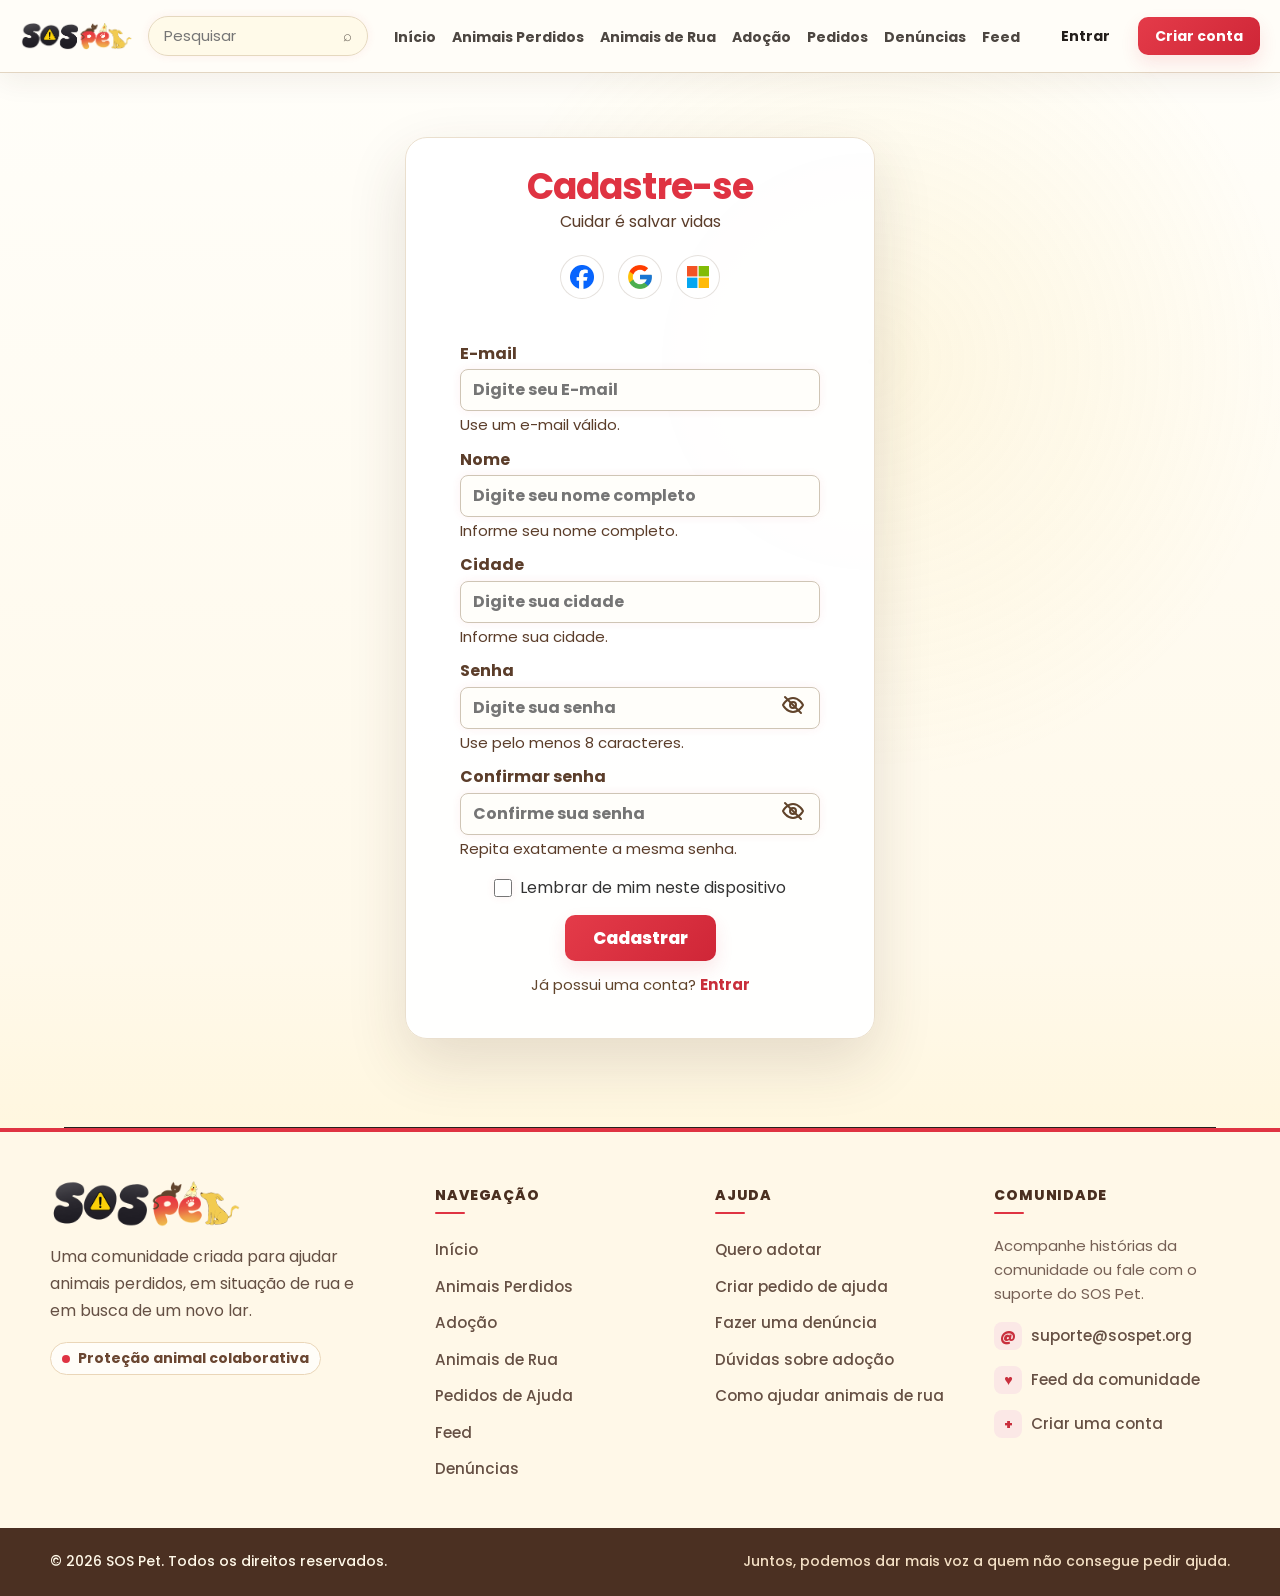
<file: pages/cadastro.html>
<!doctype html>

<html lang="pt-BR">
  <head>
    <meta charset="utf-8" />
        <meta content="width=device-width, initial-scale=1.0" name="viewport" />
    <meta content="#df3342" name="theme-color" />
    <meta
      content="Crie sua conta SOS Pet e participe da rede de proteção animal."
      name="description"
    />
    <title>Cadastre-se</title>
    <link href="../assets/images/shared/favicon.png" rel="icon" type="image/png" />
    <link href="../css/global.css" rel="stylesheet" />
    <link href="../css/conta.css" rel="stylesheet" />
    <link href="../css/navbar.css" rel="stylesheet" />
    <link href="../css/interacoes.css" rel="stylesheet" />
    <link href="../css/animacoes.css" rel="stylesheet" />
    <link href="../css/profissional.css" rel="stylesheet" />
    <link href="../css/icones.css" rel="stylesheet" />
    <link href="../css/responsividade.css" rel="stylesheet" />
    <link href="../css/experiencia.css" rel="stylesheet" />
    <link href="../css/footer.css" rel="stylesheet" />
  </head>
  <body data-page="cadastro" data-root="../">
    <a class="PularConteudo" href="#conteudo-principal">Pular para o conteúdo principal</a>
    <header class="Cabecalho">
      <div class="LimiteConteudo ConteudoCabecalho">
        <a class="Marca" href="../index.html"> <span class="Midia Logotipo"></span> </a
        ><button
          aria-controls="MenuPrincipal"
          aria-expanded="false"
          aria-label="Abrir menu de navegação"
          class="BotaoMenuMobile"
          type="button"
        >
          <span aria-hidden="true"></span><span aria-hidden="true"></span
          ><span aria-hidden="true"></span>
        </button>
        <label class="CampoBusca">
          <input
            aria-label="Pesquisar no SOS Pet"
            autocomplete="off"
            class="BuscaGlobal"
            placeholder="Pesquisar"
            type="search"
          />
          <span aria-hidden="true">⌕</span>
        </label>
        <nav aria-label="Navegação principal" class="MenuPrincipal" id="MenuPrincipal">
          <a href="../index.html#Inicio">Início</a>
          <a href="pets-perdidos.html">Animais Perdidos</a>
          <a href="animais-de-rua.html">Animais de Rua</a>
          <a href="adocao.html">Adoção</a>
          <a href="pedidos-de-ajuda.html">Pedidos</a>
          <a href="denuncia.html">Denúncias</a>
          <a href="feed.html">Feed</a>
        </nav>
        <div class="AcoesCabecalho">
          <a class="LinkEntrar" data-auth="visitante" href="login.html">Entrar</a>
          <a class="Botao BotaoPequeno" data-auth="visitante" href="cadastro.html">Criar conta</a>
          <a
            aria-label="Abrir perfil do usuário"
            class="Midia Usuario"
            data-auth="usuario"
            href="perfil.html"
            title="Abrir meu perfil"
          ></a>
        </div>
      </div>
    </header>
    <main class="PrincipalCadastre-se" id="conteudo-principal" tabindex="-1">
      <div class="Container">
        <div>
          <h1 class="Titulo">Cadastre-se</h1>
          <p class="Subtitulo">Cuidar é salvar vidas</p>
        </div>
        <div aria-label="Cadastro com redes sociais" class="RedesSociais" id="RedesSociais">
          <div class="RedesSociaisLista">
            <button aria-label="Cadastrar com Facebook" class="BotaoRedeSocial" data-provider="facebook" type="button"><span aria-hidden="true" class="IconeRedeSocial IconeFacebook"></span></button>
            <button aria-label="Cadastrar com Google" class="BotaoRedeSocial" data-provider="google" type="button"><span aria-hidden="true" class="IconeRedeSocial IconeGoogle"></span></button>
            <button aria-label="Cadastrar com Microsoft" class="BotaoRedeSocial" data-provider="microsoft" type="button"><span aria-hidden="true" class="IconeRedeSocial IconeMicrosoft"></span></button>
          </div>
        </div>
        <div class="Formulario">
          <form action="#" id="FormularioCadastro" novalidate>
            <p aria-live="polite" class="MensagemFormulario"></p>
            <div class="GrupoCartao">
              <div class="Cartao">
                <label for="Email">E-mail</label>
                <input
                  autocomplete="email"
                  id="Email"
                  name="Email"
                  placeholder="Digite seu E-mail"
                  required
                  type="email"
                />
                <span class="Span">Use um e-mail válido.</span>
              </div>

              <div class="Cartao">
                <label for="Name">Nome</label>
                <input
                  autocomplete="name"
                  id="Name"
                  minlength="3"
                  name="Name"
                  placeholder="Digite seu nome completo"
                  required
                  type="text"
                />
                <span class="Span">Informe seu nome completo.</span>
              </div>

              <div class="Cartao">
                <label for="Cidade">Cidade</label>
                <input
                  autocomplete="address-level2"
                  id="Cidade"
                  minlength="2"
                  name="Cidade"
                  placeholder="Digite sua cidade"
                  required
                  type="text"
                />
                <span class="Span">Informe sua cidade.</span>
              </div>

              <div class="Cartao">
                <label for="Password">Senha</label>
                <input
                  autocomplete="new-password"
                  id="Password"
                  minlength="8"
                  name="Password"
                  placeholder="Digite sua senha"
                  required
                  type="password"
                />
                <span class="Span">Use pelo menos 8 caracteres.</span>
              </div>

              <div class="Cartao">
                <label for="ConfirmarSenha">Confirmar senha</label>
                <input
                  autocomplete="new-password"
                  id="ConfirmarSenha"
                  minlength="8"
                  name="ConfirmarSenha"
                  placeholder="Confirme sua senha"
                  required
                  type="password"
                />
                <span class="Span">Repita exatamente a mesma senha.</span>
              </div>

              <div class="LembrarDeMim">
                <input id="lembrar" name="lembrar" type="checkbox" value="sim" />
                <label for="lembrar">Lembrar de mim neste dispositivo</label>
              </div>

              <button class="BotaoCadastro" type="submit">Cadastrar</button>
            </div>
            <p class="LinkAlternativo">Já possui uma conta? <a href="login.html">Entrar</a></p>
          </form>
        </div>
      </div>
    </main>
    <hr class="Divisor" />

    <footer class="FooterPadrao FooterCompleto" aria-label="Rodapé do SOS Pet">
      <div class="FooterContainer">
        <div class="FooterGrade">
          <section class="FooterMarca" aria-label="Sobre o SOS Pet">
            <a class="FooterLogoLink" href="../index.html" aria-label="SOS Pet — página inicial">
              <img class="FooterLogoImagem" alt="Logo SOS Pet" src="../assets/images/home/LogoSOSPet.png" />
            </a>
            <p class="FooterDescricao">Uma comunidade criada para ajudar animais perdidos, em situação de rua e em busca de um novo lar.</p>
            <span class="FooterSelo">Proteção animal colaborativa</span>
          </section>

          <nav class="FooterColuna" aria-label="Navegação do rodapé">
            <h2 class="FooterTitulo">Navegação</h2>
            <ul class="FooterLinks">
              <li><a href="../index.html#Inicio">Início</a></li>
              <li><a href="pets-perdidos.html">Animais Perdidos</a></li>
              <li><a href="adocao.html">Adoção</a></li>
              <li><a href="animais-de-rua.html">Animais de Rua</a></li>
              <li><a href="pedidos-de-ajuda.html">Pedidos de Ajuda</a></li>
              <li><a href="feed.html">Feed</a></li>
              <li><a href="denuncia.html">Denúncias</a></li>
            </ul>
          </nav>

          <nav class="FooterColuna" aria-label="Links de ajuda">
            <h2 class="FooterTitulo">Ajuda</h2>
            <ul class="FooterLinks">
              <li><a href="adocao.html">Quero adotar</a></li>
              <li><a href="pedidos-de-ajuda.html">Criar pedido de ajuda</a></li>
              <li><a href="denuncia.html">Fazer uma denúncia</a></li>
              <li><a href="adocao.html#TituloFaqAdocao">Dúvidas sobre adoção</a></li>
              <li><a href="animais-de-rua.html#TituloFaqAnimais">Como ajudar animais de rua</a></li>
            </ul>
          </nav>

          <section class="FooterColuna FooterComunidade" aria-labelledby="FooterComunidadeTitulo">
            <h2 class="FooterTitulo" id="FooterComunidadeTitulo">Comunidade</h2>
            <p class="FooterTextoComunidade">Acompanhe histórias da comunidade ou fale com o suporte do SOS Pet.</p>
            <ul class="FooterContatoLista">
              <li>
                <a href="mailto:suporte@sospet.org">
                  <span class="FooterIcone" aria-hidden="true">@</span>
                  <span class="FooterContatoTexto">suporte@sospet.org</span>
                </a>
              </li>
              <li>
                <a href="feed.html">
                  <span class="FooterIcone" aria-hidden="true">♥</span>
                  <span class="FooterContatoTexto">Feed da comunidade</span>
                </a>
              </li>
              <li>
                <a href="cadastro.html">
                  <span class="FooterIcone" aria-hidden="true">+</span>
                  <span class="FooterContatoTexto">Criar uma conta</span>
                </a>
              </li>
            </ul>
          </section>
        </div>
      </div>
      <div class="FooterBase">
        <div class="FooterBaseConteudo">
          <p>© 2026 SOS Pet. Todos os direitos reservados.</p>
          <p>Juntos, podemos dar mais voz a quem não consegue pedir ajuda.</p>
        </div>
      </div>
    </footer>
    <script defer src="../js/dados.js"></script>
    <script defer src="../js/geral.js"></script>
    <script defer src="../js/conta.js"></script>
    <script defer src="../js/animacoes.js"></script>
  </body>
</html>
</file>
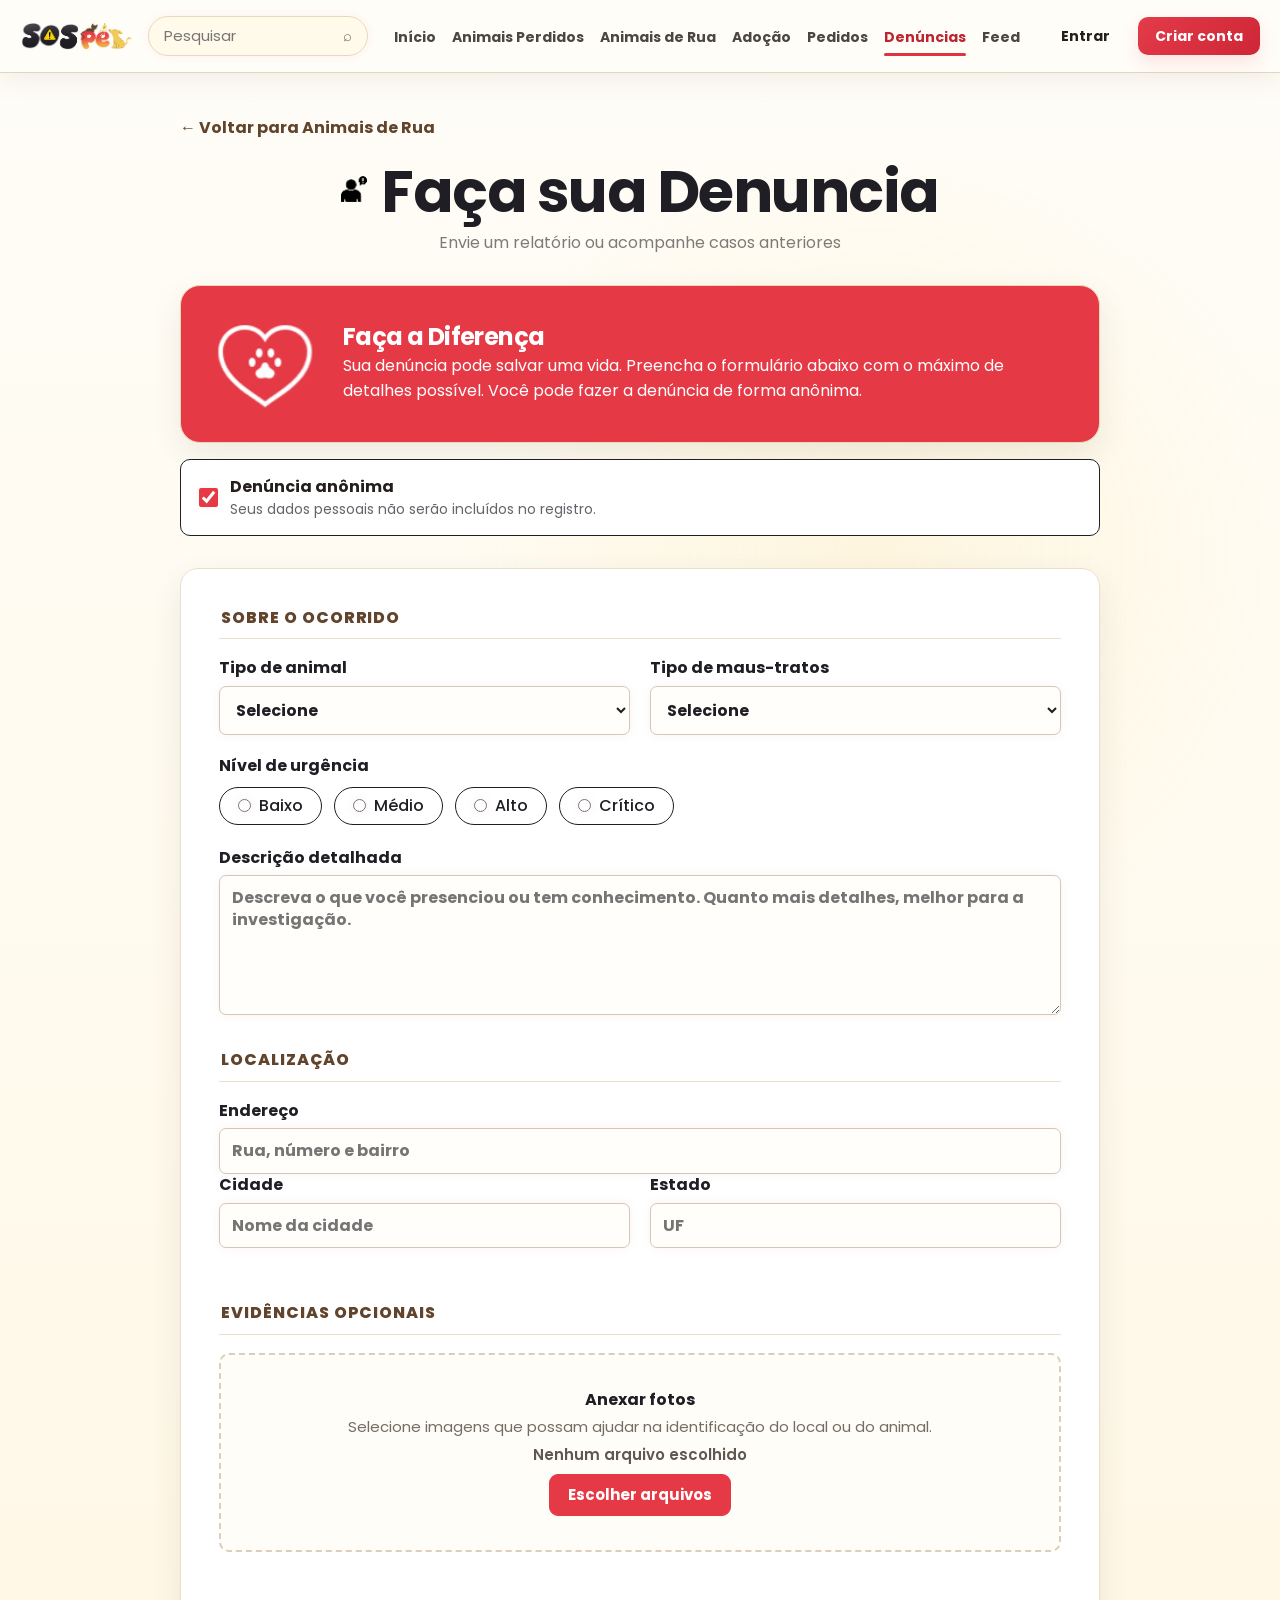
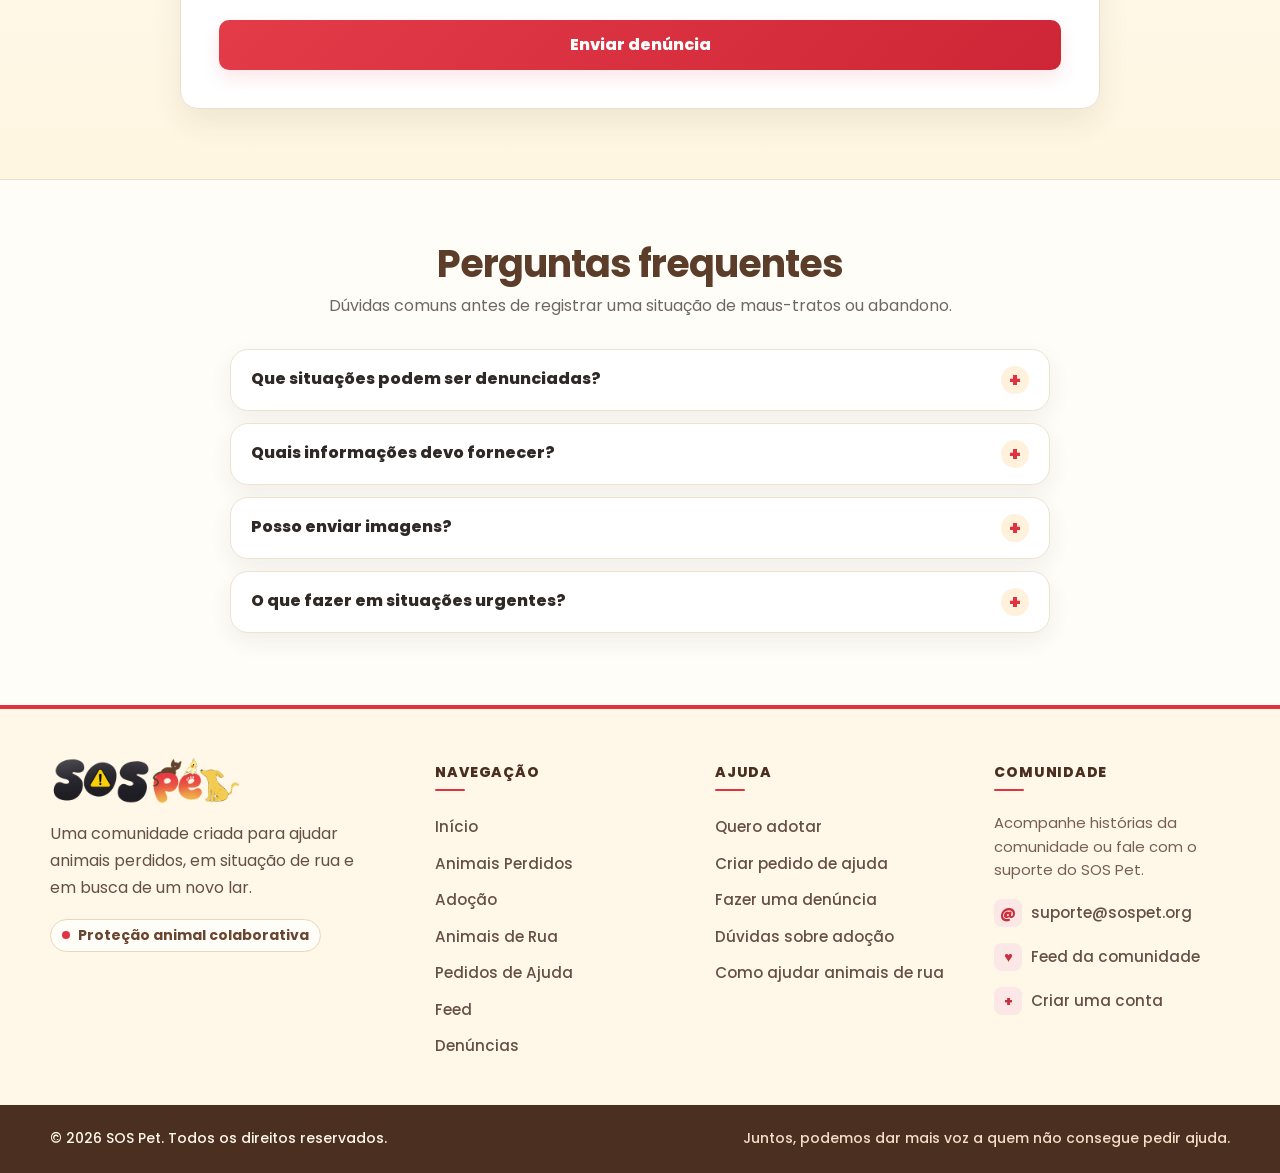
<file: pages/denuncia.html>
<!doctype html>

<html lang="pt-BR">
  <head>
    <meta charset="utf-8" />
    <meta content="width=device-width, initial-scale=1.0" name="viewport" />
    <meta content="#df3342" name="theme-color" />
    <meta
      content="Envie uma denúncia de maus-tratos ou abandono de animais de forma identificada ou anônima."
      name="description"
    />
    <title>Denúncia | SOS Pet</title>
    <link href="../assets/images/shared/favicon.png" rel="icon" type="image/png" />
    <link href="../css/global.css" rel="stylesheet" />
    <link href="../css/navbar.css" rel="stylesheet" />
    <link href="../css/interacoes.css" rel="stylesheet" />
    <link href="../css/denuncia.css" rel="stylesheet" />
    <link href="../css/animacoes.css" rel="stylesheet" />
    <link href="../css/profissional.css" rel="stylesheet" />
    <link href="../css/icones.css" rel="stylesheet" />
    <link href="../css/responsividade.css" rel="stylesheet" />
    <link href="../css/experiencia.css" rel="stylesheet" />
    <link href="../css/footer.css" rel="stylesheet" />
  </head>
  <body data-page="denuncia" data-root="../">
    <a class="PularConteudo" href="#conteudo-principal">Pular para o conteúdo principal</a>
    <header class="Cabecalho">
      <div class="LimiteConteudo ConteudoCabecalho">
        <a class="Marca" href="../index.html"><span class="Midia Logotipo"></span></a>
        <button
          aria-controls="MenuPrincipal"
          aria-expanded="false"
          aria-label="Abrir menu de navegação"
          class="BotaoMenuMobile"
          type="button"
        >
          <span aria-hidden="true"></span>
          <span aria-hidden="true"></span>
          <span aria-hidden="true"></span>
        </button>
        <label class="CampoBusca">
          <input
            aria-label="Pesquisar no SOS Pet"
            autocomplete="off"
            class="BuscaGlobal"
            placeholder="Pesquisar"
            type="search"
          />
          <span aria-hidden="true">⌕</span>
        </label>
        <nav aria-label="Navegação principal" class="MenuPrincipal" id="MenuPrincipal">
          <a href="../index.html#Inicio">Início</a>
          <a href="pets-perdidos.html">Animais Perdidos</a>
          <a href="animais-de-rua.html">Animais de Rua</a>
          <a href="adocao.html">Adoção</a>
          <a href="pedidos-de-ajuda.html">Pedidos</a>
          <a aria-current="page" class="Ativo" href="denuncia.html">Denúncias</a>
          <a href="feed.html">Feed</a>
        </nav>
        <div class="AcoesCabecalho">
          <a class="LinkEntrar" data-auth="visitante" href="login.html">Entrar</a>
          <a class="Botao BotaoPequeno" data-auth="visitante" href="cadastro.html">Criar conta</a>
          <a
            aria-label="Abrir perfil do usuário"
            class="Midia Usuario"
            data-auth="usuario"
            href="perfil.html"
            title="Abrir meu perfil"
          ></a>
        </div>
      </div>
    </header>

    <main id="conteudo-principal" tabindex="-1">
      <section class="PaginaDenuncia">
        <div class="LimiteConteudo ConteudoDenuncia">
          <a class="VoltarDenuncia" href="animais-de-rua.html">← Voltar para Animais de Rua</a>
          <h1><span aria-hidden="true" class="TextoComIconeInline TituloIcone"><span class="IconeSite IconeDenunciaTitulo Grande"></span></span> Faça sua Denuncia</h1>
          <p class="SubtituloDenuncia">Envie um relatório ou acompanhe casos anteriores</p>

          <div class="BannerDenuncia">
            <div aria-hidden="true" class="IconeBannerDenuncia"><span class="IconeSite IconeCoracaoBanner"></span></div>
            <div>
              <h2>Faça a Diferença</h2>
              <p>
                Sua denúncia pode salvar uma vida. Preencha o formulário abaixo com o máximo de
                detalhes possível. Você pode fazer a denúncia de forma anônima.
              </p>
            </div>
          </div>

          <label class="OpcaoAnonima">
            <input checked name="anonima" type="checkbox" />
            <span>
              <strong>Denúncia anônima</strong>
              <small>Seus dados pessoais não serão incluídos no registro.</small>
            </span>
          </label>

          <form class="FormularioDenuncia" id="FormularioDenuncia">
            <fieldset class="DadosDenunciante">
              <legend>Seus dados</legend>
              <div class="LinhaFormularioDenuncia">
                <label>
                  Nome
                  <input name="nome" placeholder="Seu nome completo" type="text" />
                </label>
                <label>
                  Telefone
                  <input name="telefone" placeholder="(00) 00000-0000" type="tel" />
                </label>
              </div>
              <label>
                E-mail
                <input name="email" placeholder="seu@email.com" type="email" />
              </label>
            </fieldset>

            <fieldset>
              <legend>Sobre o ocorrido</legend>
              <div class="LinhaFormularioDenuncia">
                <label>
                  Tipo de animal
                  <select name="animal" required>
                    <option value="">Selecione</option>
                    <option value="cachorro">Cachorro</option>
                    <option value="gato">Gato</option>
                    <option value="cavalo">Cavalo</option>
                    <option value="passaro">Pássaro</option>
                    <option value="outro">Outro</option>
                  </select>
                </label>
                <label>
                  Tipo de maus-tratos
                  <select name="maustratos" required>
                    <option value="">Selecione</option>
                    <option value="abandono">Abandono</option>
                    <option value="agressao">Agressão física</option>
                    <option value="negligencia">Negligência</option>
                    <option value="confinamento">Confinamento inadequado</option>
                    <option value="veneno">Envenenamento</option>
                    <option value="exploracao">Exploração</option>
                    <option value="outro">Outro</option>
                  </select>
                </label>
              </div>

              <span class="RotuloUrgencia">Nível de urgência</span>
              <div class="OpcoesUrgencia">
                <label><input name="urgencia" required type="radio" value="baixo" />Baixo</label>
                <label><input name="urgencia" type="radio" value="medio" />Médio</label>
                <label><input name="urgencia" type="radio" value="alto" />Alto</label>
                <label><input name="urgencia" type="radio" value="critico" />Crítico</label>
              </div>

              <label>
                Descrição detalhada
                <textarea
                  maxlength="1200"
                  name="descricao"
                  placeholder="Descreva o que você presenciou ou tem conhecimento. Quanto mais detalhes, melhor para a investigação."
                  required
                ></textarea>
              </label>
            </fieldset>

            <fieldset>
              <legend>Localização</legend>
              <label>
                Endereço
                <input name="endereco" placeholder="Rua, número e bairro" required type="text" />
              </label>
              <div class="LinhaFormularioDenuncia">
                <label>
                  Cidade
                  <input name="cidade" placeholder="Nome da cidade" required type="text" />
                </label>
                <label>
                  Estado
                  <input maxlength="2" name="estado" placeholder="UF" required type="text" />
                </label>
              </div>
            </fieldset>

            <fieldset>
              <legend>Evidências opcionais</legend>
              <label class="UploadDenuncia">
                <strong>Anexar fotos</strong>
                <span
                  >Selecione imagens que possam ajudar na identificação do local ou do animal.</span
                >
                <span class="NomeArquivoDenuncia" aria-live="polite">Nenhum arquivo escolhido</span>
                <span class="BotaoArquivoDenuncia" aria-hidden="true">Escolher arquivos</span>
                <input
                  accept="image/png,image/jpeg,image/webp"
                  class="InputArquivoDenuncia"
                  multiple
                  name="arquivos"
                  type="file"
                />
              </label>
              <div class="PreviaDenuncia"></div>
            </fieldset>

            <p aria-live="polite" class="ErroFormulario"></p>
            <button class="EnviarDenuncia" type="submit">Enviar denúncia</button>
          </form>
        </div>
      </section>

      <section class="SecaoFaq" aria-labelledby="TituloFaqDenuncia">
        <div class="LimiteConteudo">
          <header class="CabecalhoFaq">
            <h2 id="TituloFaqDenuncia">Perguntas frequentes</h2>
            <p>Dúvidas comuns antes de registrar uma situação de maus-tratos ou abandono.</p>
          </header>
          <div class="ListaFaq">
            <article class="ItemFaq">
              <h3>
                <button class="PerguntaFaq" type="button" id="faq-denuncia-pergunta-1" aria-expanded="false" aria-controls="faq-denuncia-resposta-1">
                  <span>Que situações podem ser denunciadas?</span><span class="IconeFaq" aria-hidden="true">+</span>
                </button>
              </h3>
              <div class="RespostaFaq" id="faq-denuncia-resposta-1" role="region" aria-labelledby="faq-denuncia-pergunta-1" aria-hidden="true">
                <div class="ConteudoRespostaFaq"><p>Casos de maus-tratos, abandono, agressão, falta grave de cuidados ou outras situações em que um animal esteja em risco podem ser registrados.</p></div>
              </div>
            </article>
            <article class="ItemFaq">
              <h3>
                <button class="PerguntaFaq" type="button" id="faq-denuncia-pergunta-2" aria-expanded="false" aria-controls="faq-denuncia-resposta-2">
                  <span>Quais informações devo fornecer?</span><span class="IconeFaq" aria-hidden="true">+</span>
                </button>
              </h3>
              <div class="RespostaFaq" id="faq-denuncia-resposta-2" role="region" aria-labelledby="faq-denuncia-pergunta-2" aria-hidden="true">
                <div class="ConteudoRespostaFaq"><p>Informe local, descrição do ocorrido, data aproximada e qualquer detalhe que ajude a identificar a situação com clareza.</p></div>
              </div>
            </article>
            <article class="ItemFaq">
              <h3>
                <button class="PerguntaFaq" type="button" id="faq-denuncia-pergunta-3" aria-expanded="false" aria-controls="faq-denuncia-resposta-3">
                  <span>Posso enviar imagens?</span><span class="IconeFaq" aria-hidden="true">+</span>
                </button>
              </h3>
              <div class="RespostaFaq" id="faq-denuncia-resposta-3" role="region" aria-labelledby="faq-denuncia-pergunta-3" aria-hidden="true">
                <div class="ConteudoRespostaFaq"><p>Sim. O formulário permite anexar imagens em formatos compatíveis para complementar as informações da denúncia.</p></div>
              </div>
            </article>
            <article class="ItemFaq">
              <h3>
                <button class="PerguntaFaq" type="button" id="faq-denuncia-pergunta-4" aria-expanded="false" aria-controls="faq-denuncia-resposta-4">
                  <span>O que fazer em situações urgentes?</span><span class="IconeFaq" aria-hidden="true">+</span>
                </button>
              </h3>
              <div class="RespostaFaq" id="faq-denuncia-resposta-4" role="region" aria-labelledby="faq-denuncia-pergunta-4" aria-hidden="true">
                <div class="ConteudoRespostaFaq"><p>Se houver risco imediato à vida do animal, procure também os serviços públicos ou de emergência disponíveis na sua região.</p></div>
              </div>
            </article>
          </div>
        </div>
      </section>
    </main>

    <footer class="FooterPadrao FooterCompleto" aria-label="Rodapé do SOS Pet">
      <div class="FooterContainer">
        <div class="FooterGrade">
          <section class="FooterMarca" aria-label="Sobre o SOS Pet">
            <a class="FooterLogoLink" href="../index.html" aria-label="SOS Pet — página inicial">
              <img class="FooterLogoImagem" alt="Logo SOS Pet" src="../assets/images/home/LogoSOSPet.png" />
            </a>
            <p class="FooterDescricao">Uma comunidade criada para ajudar animais perdidos, em situação de rua e em busca de um novo lar.</p>
            <span class="FooterSelo">Proteção animal colaborativa</span>
          </section>

          <nav class="FooterColuna" aria-label="Navegação do rodapé">
            <h2 class="FooterTitulo">Navegação</h2>
            <ul class="FooterLinks">
              <li><a href="../index.html#Inicio">Início</a></li>
              <li><a href="pets-perdidos.html">Animais Perdidos</a></li>
              <li><a href="adocao.html">Adoção</a></li>
              <li><a href="animais-de-rua.html">Animais de Rua</a></li>
              <li><a href="pedidos-de-ajuda.html">Pedidos de Ajuda</a></li>
              <li><a href="feed.html">Feed</a></li>
              <li><a href="denuncia.html">Denúncias</a></li>
            </ul>
          </nav>

          <nav class="FooterColuna" aria-label="Links de ajuda">
            <h2 class="FooterTitulo">Ajuda</h2>
            <ul class="FooterLinks">
              <li><a href="adocao.html">Quero adotar</a></li>
              <li><a href="pedidos-de-ajuda.html">Criar pedido de ajuda</a></li>
              <li><a href="denuncia.html">Fazer uma denúncia</a></li>
              <li><a href="adocao.html#TituloFaqAdocao">Dúvidas sobre adoção</a></li>
              <li><a href="animais-de-rua.html#TituloFaqAnimais">Como ajudar animais de rua</a></li>
            </ul>
          </nav>

          <section class="FooterColuna FooterComunidade" aria-labelledby="FooterComunidadeTitulo">
            <h2 class="FooterTitulo" id="FooterComunidadeTitulo">Comunidade</h2>
            <p class="FooterTextoComunidade">Acompanhe histórias da comunidade ou fale com o suporte do SOS Pet.</p>
            <ul class="FooterContatoLista">
              <li>
                <a href="mailto:suporte@sospet.org">
                  <span class="FooterIcone" aria-hidden="true">@</span>
                  <span class="FooterContatoTexto">suporte@sospet.org</span>
                </a>
              </li>
              <li>
                <a href="feed.html">
                  <span class="FooterIcone" aria-hidden="true">♥</span>
                  <span class="FooterContatoTexto">Feed da comunidade</span>
                </a>
              </li>
              <li>
                <a href="cadastro.html">
                  <span class="FooterIcone" aria-hidden="true">+</span>
                  <span class="FooterContatoTexto">Criar uma conta</span>
                </a>
              </li>
            </ul>
          </section>
        </div>
      </div>
      <div class="FooterBase">
        <div class="FooterBaseConteudo">
          <p>© 2026 SOS Pet. Todos os direitos reservados.</p>
          <p>Juntos, podemos dar mais voz a quem não consegue pedir ajuda.</p>
        </div>
      </div>
    </footer>

    <script defer src="../js/dados.js"></script>
    <script defer src="../js/geral.js"></script>
    <script defer src="../js/denuncia.js"></script>
    <script defer src="../js/animacoes.js"></script>
  </body>
</html>
</file>
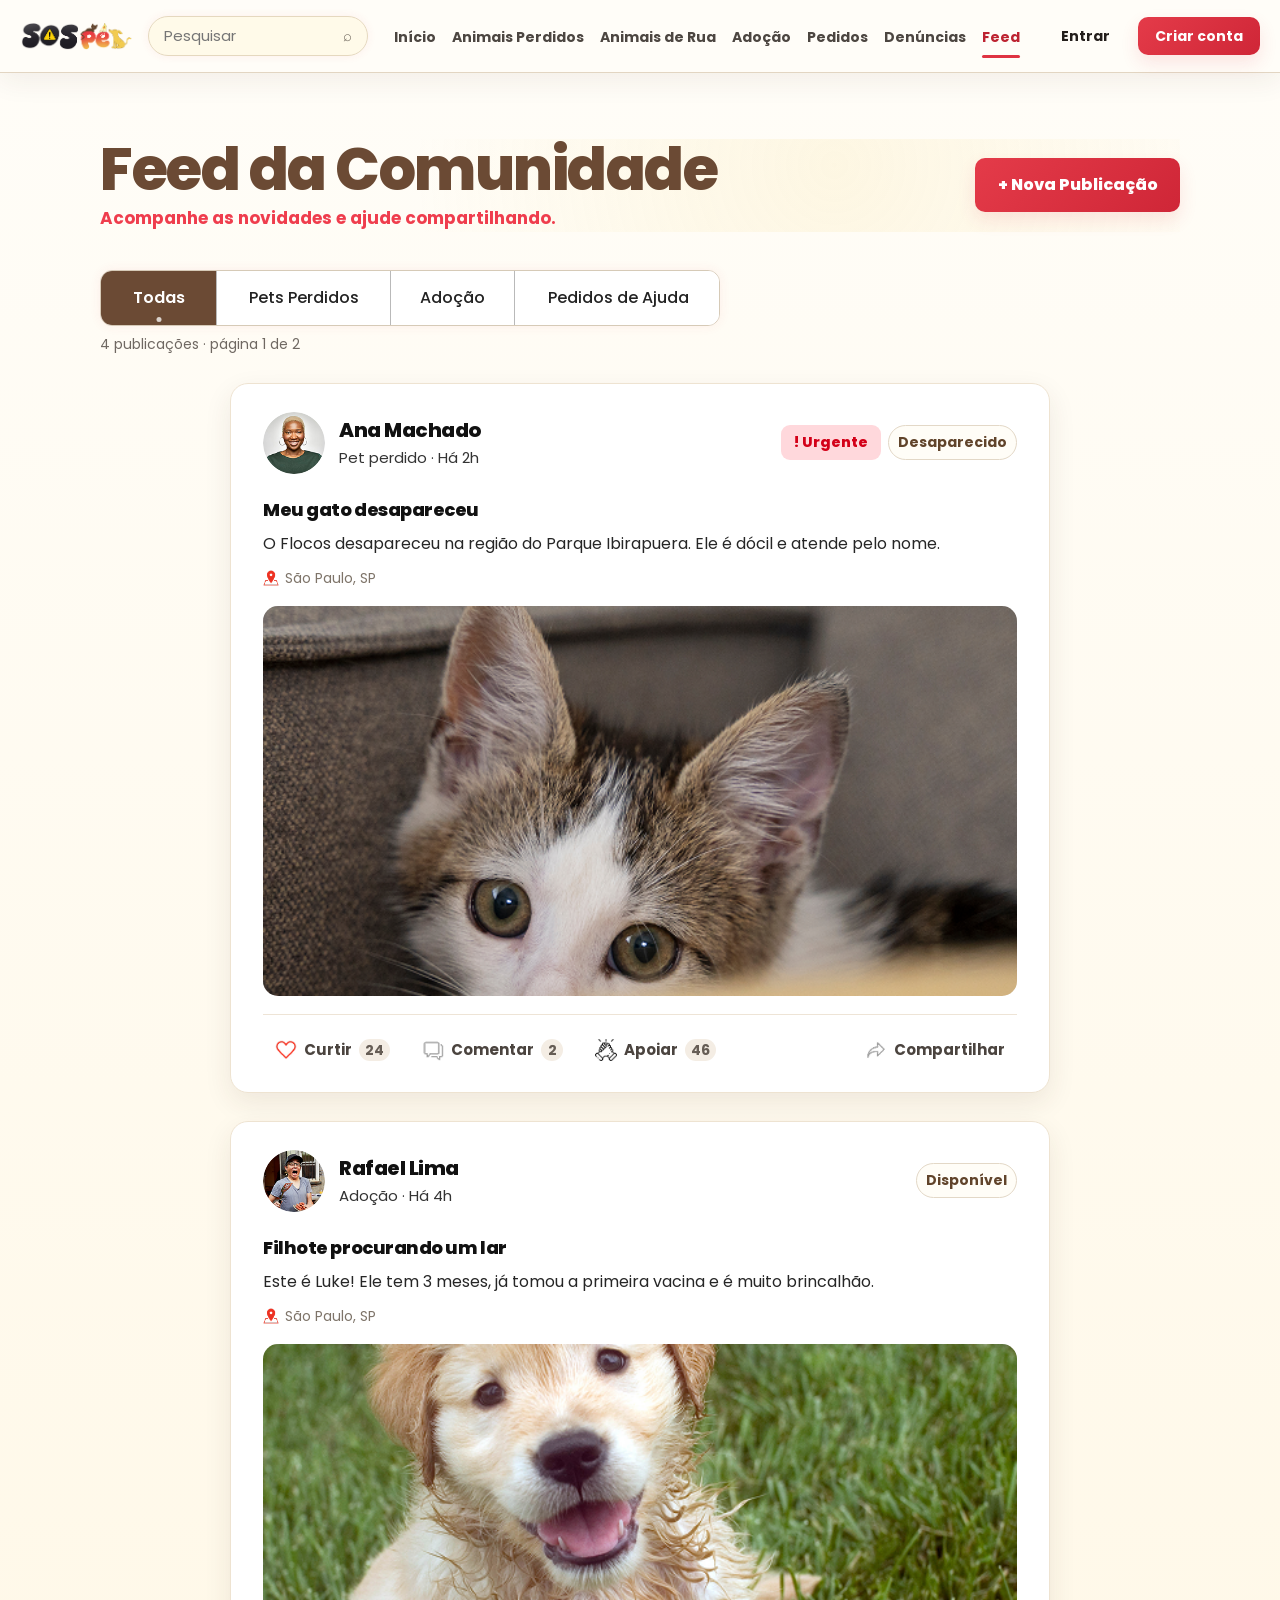
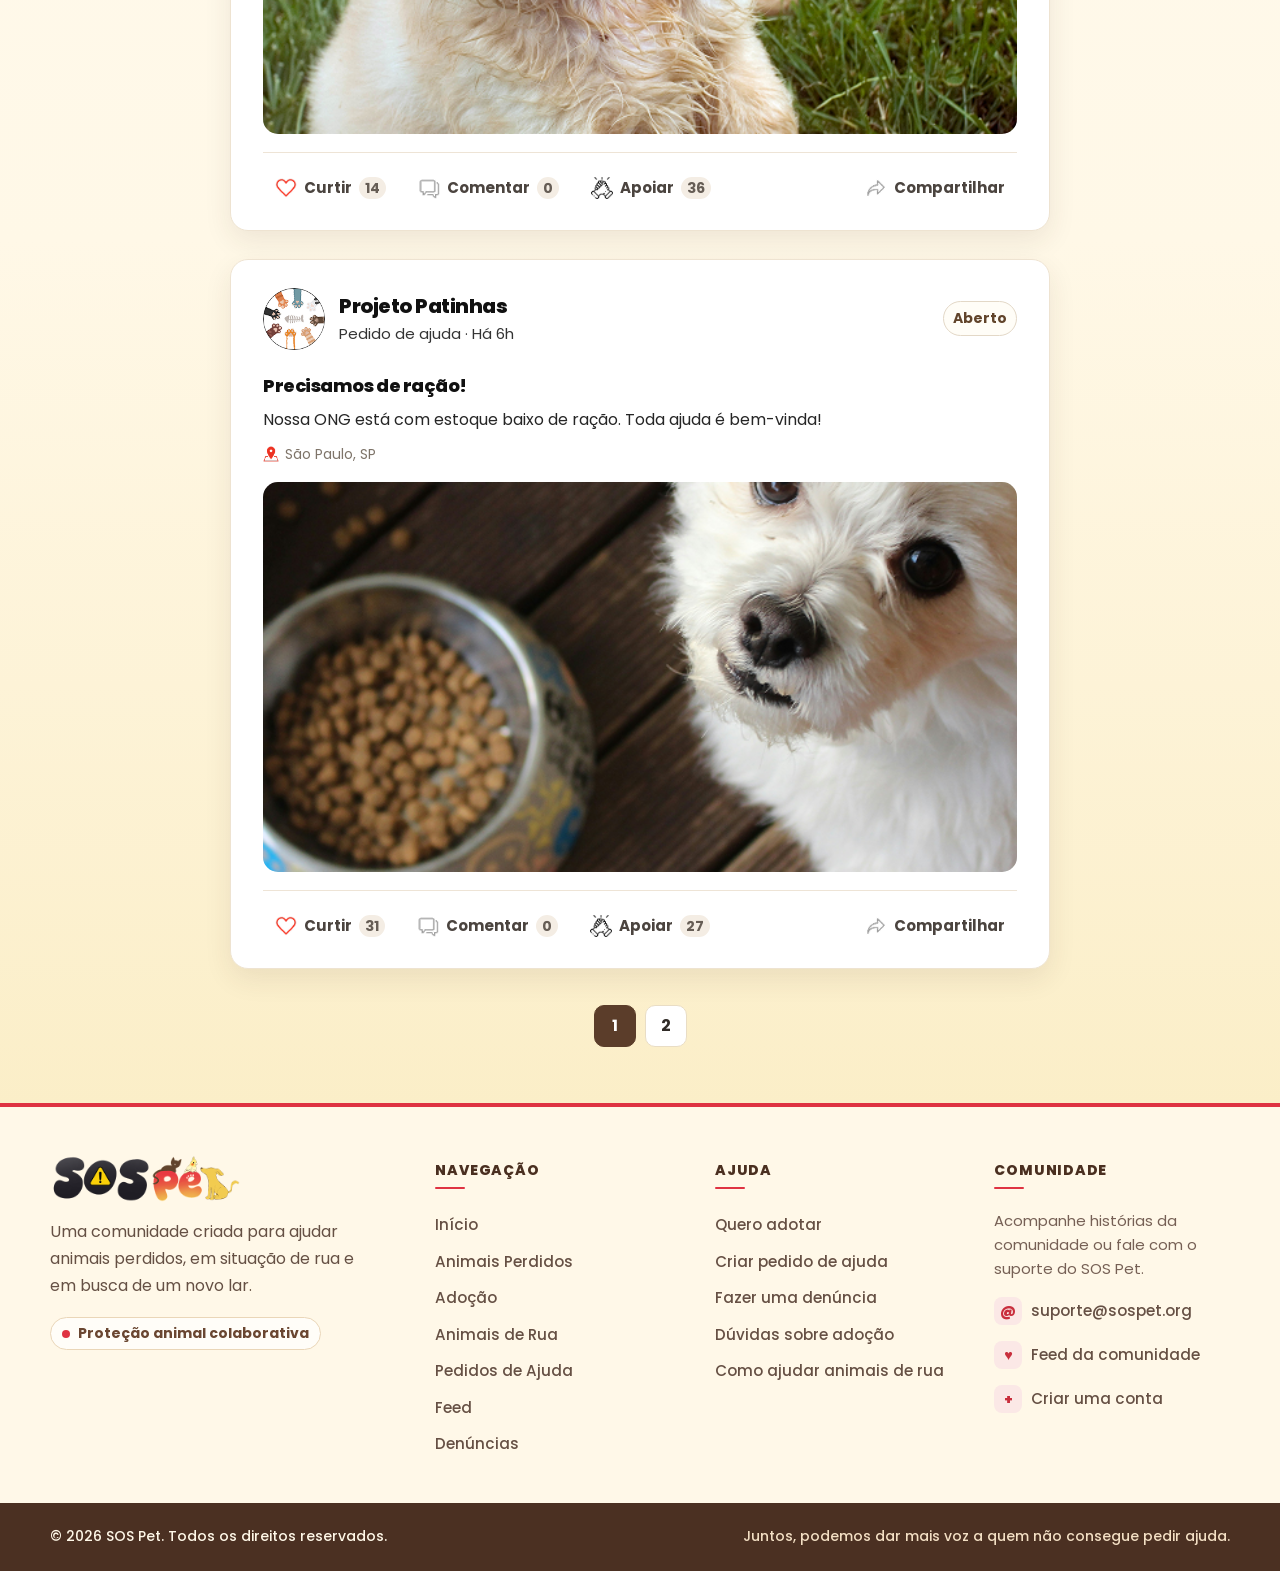
<file: pages/feed.html>
<!doctype html>

<html lang="pt-BR">
  <head>
    <meta charset="utf-8" />
    <meta content="width=device-width, initial-scale=1.0" name="viewport" />
    <meta content="#df3342" name="theme-color" />
    <meta
      content="Acompanhe publicações de animais perdidos, adoções e pedidos de ajuda da comunidade SOS Pet."
      name="description"
    />
    <title>SOS Pet — Feed da Comunidade</title>
    <link href="../assets/images/shared/favicon.png" rel="icon" type="image/png" />
    <link href="../css/feed.css" rel="stylesheet" />
    <link href="../css/navbar.css" rel="stylesheet" />
    <link href="../css/interacoes.css" rel="stylesheet" />
    <link href="../css/animacoes.css" rel="stylesheet" />
    <link href="../css/profissional.css" rel="stylesheet" />
    <link href="../css/icones.css" rel="stylesheet" />
    <link href="../css/responsividade.css" rel="stylesheet" />
    <link href="../css/experiencia.css" rel="stylesheet" />
    <link href="../css/footer.css" rel="stylesheet" />
  </head>
  <body data-page="feed" data-root="../">
    <a class="PularConteudo" href="#conteudo-principal">Pular para o conteúdo principal</a>

    <header class="Cabecalho">
      <div class="LimiteConteudo ConteudoCabecalho">
        <a class="Marca" href="../index.html"> <span class="Midia Logotipo"></span> </a
        ><button
          aria-controls="MenuPrincipal"
          aria-expanded="false"
          aria-label="Abrir menu de navegação"
          class="BotaoMenuMobile"
          type="button"
        >
          <span aria-hidden="true"></span><span aria-hidden="true"></span
          ><span aria-hidden="true"></span>
        </button>
        <label class="CampoBusca">
          <input
            aria-label="Pesquisar no SOS Pet"
            autocomplete="off"
            class="BuscaGlobal"
            placeholder="Pesquisar"
            type="search"
          />
          <span aria-hidden="true">⌕</span>
        </label>
        <nav aria-label="Navegação principal" class="MenuPrincipal" id="MenuPrincipal">
          <a href="../index.html#Inicio">Início</a>
          <a href="pets-perdidos.html">Animais Perdidos</a>
          <a href="animais-de-rua.html">Animais de Rua</a>
          <a href="adocao.html">Adoção</a>
          <a href="pedidos-de-ajuda.html">Pedidos</a>
          <a href="denuncia.html">Denúncias</a>
          <a aria-current="page" class="Ativo" href="feed.html">Feed</a>
        </nav>
        <div class="AcoesCabecalho">
          <a class="LinkEntrar" data-auth="visitante" href="login.html">Entrar</a>
          <a class="Botao BotaoPequeno" data-auth="visitante" href="cadastro.html">Criar conta</a>
          <a
            aria-label="Abrir perfil do usuário"
            class="Midia Usuario"
            data-auth="usuario"
            href="perfil.html"
            title="Abrir meu perfil"
          ></a>
        </div>
      </div>
    </header>

    <main class="container main-content" id="conteudo-principal" tabindex="-1">
      <section class="feed-header">
        <div>
          <h1 class="feed-title">Feed da Comunidade</h1>
          <p class="feed-subtitle">Acompanhe as novidades e ajude compartilhando.</p>
        </div>
        <button class="btn-primary" data-action="nova-publicacao" type="button">
          + Nova Publicação
        </button>
      </section>

      <nav aria-label="Filtros do feed" class="filters">
        <button aria-pressed="true" class="filter-tab is-active" data-filter="todos" type="button">
          Todas
        </button>
        <button aria-pressed="false" class="filter-tab" data-filter="perdidos" type="button">
          Pets Perdidos
        </button>
        <button aria-pressed="false" class="filter-tab" data-filter="adocao" type="button">
          Adoção
        </button>
        <button aria-pressed="false" class="filter-tab" data-filter="ajuda" type="button">
          Pedidos de Ajuda
        </button>
      </nav>
      <div class="BarraResultadoFeed">
        <p aria-live="polite"></p>
        <button class="LimparFiltroFeed" type="button">Limpar filtro</button>
      </div>

      <section class="posts" aria-live="polite"></section>
      <div class="EstadoVazioFeed" aria-live="polite" hidden>
        <strong>Nenhuma publicação encontrada.</strong
        ><span>Tente outra categoria ou crie uma publicação.</span>
      </div>
      <nav aria-label="Paginação do feed" class="PaginacaoPadrao PaginacaoFeed"></nav>
    </main>
    <button class="BotaoFlutuanteMobile" type="button" aria-label="Criar nova publicação">+</button>

    <footer class="FooterPadrao FooterCompleto" aria-label="Rodapé do SOS Pet">
      <div class="FooterContainer">
        <div class="FooterGrade">
          <section class="FooterMarca" aria-label="Sobre o SOS Pet">
            <a class="FooterLogoLink" href="../index.html" aria-label="SOS Pet — página inicial">
              <img class="FooterLogoImagem" alt="Logo SOS Pet" src="../assets/images/home/LogoSOSPet.png" />
            </a>
            <p class="FooterDescricao">Uma comunidade criada para ajudar animais perdidos, em situação de rua e em busca de um novo lar.</p>
            <span class="FooterSelo">Proteção animal colaborativa</span>
          </section>

          <nav class="FooterColuna" aria-label="Navegação do rodapé">
            <h2 class="FooterTitulo">Navegação</h2>
            <ul class="FooterLinks">
              <li><a href="../index.html#Inicio">Início</a></li>
              <li><a href="pets-perdidos.html">Animais Perdidos</a></li>
              <li><a href="adocao.html">Adoção</a></li>
              <li><a href="animais-de-rua.html">Animais de Rua</a></li>
              <li><a href="pedidos-de-ajuda.html">Pedidos de Ajuda</a></li>
              <li><a href="feed.html">Feed</a></li>
              <li><a href="denuncia.html">Denúncias</a></li>
            </ul>
          </nav>

          <nav class="FooterColuna" aria-label="Links de ajuda">
            <h2 class="FooterTitulo">Ajuda</h2>
            <ul class="FooterLinks">
              <li><a href="adocao.html">Quero adotar</a></li>
              <li><a href="pedidos-de-ajuda.html">Criar pedido de ajuda</a></li>
              <li><a href="denuncia.html">Fazer uma denúncia</a></li>
              <li><a href="adocao.html#TituloFaqAdocao">Dúvidas sobre adoção</a></li>
              <li><a href="animais-de-rua.html#TituloFaqAnimais">Como ajudar animais de rua</a></li>
            </ul>
          </nav>

          <section class="FooterColuna FooterComunidade" aria-labelledby="FooterComunidadeTitulo">
            <h2 class="FooterTitulo" id="FooterComunidadeTitulo">Comunidade</h2>
            <p class="FooterTextoComunidade">Acompanhe histórias da comunidade ou fale com o suporte do SOS Pet.</p>
            <ul class="FooterContatoLista">
              <li>
                <a href="mailto:suporte@sospet.org">
                  <span class="FooterIcone" aria-hidden="true">@</span>
                  <span class="FooterContatoTexto">suporte@sospet.org</span>
                </a>
              </li>
              <li>
                <a href="feed.html">
                  <span class="FooterIcone" aria-hidden="true">♥</span>
                  <span class="FooterContatoTexto">Feed da comunidade</span>
                </a>
              </li>
              <li>
                <a href="cadastro.html">
                  <span class="FooterIcone" aria-hidden="true">+</span>
                  <span class="FooterContatoTexto">Criar uma conta</span>
                </a>
              </li>
            </ul>
          </section>
        </div>
      </div>
      <div class="FooterBase">
        <div class="FooterBaseConteudo">
          <p>© 2026 SOS Pet. Todos os direitos reservados.</p>
          <p>Juntos, podemos dar mais voz a quem não consegue pedir ajuda.</p>
        </div>
      </div>
    </footer>
    <script defer src="../js/dados.js"></script>
    <script defer src="../js/geral.js"></script>
    <script defer src="../js/feed.js"></script>
    <script defer src="../js/animacoes.js"></script>
  </body>
</html>
</file>
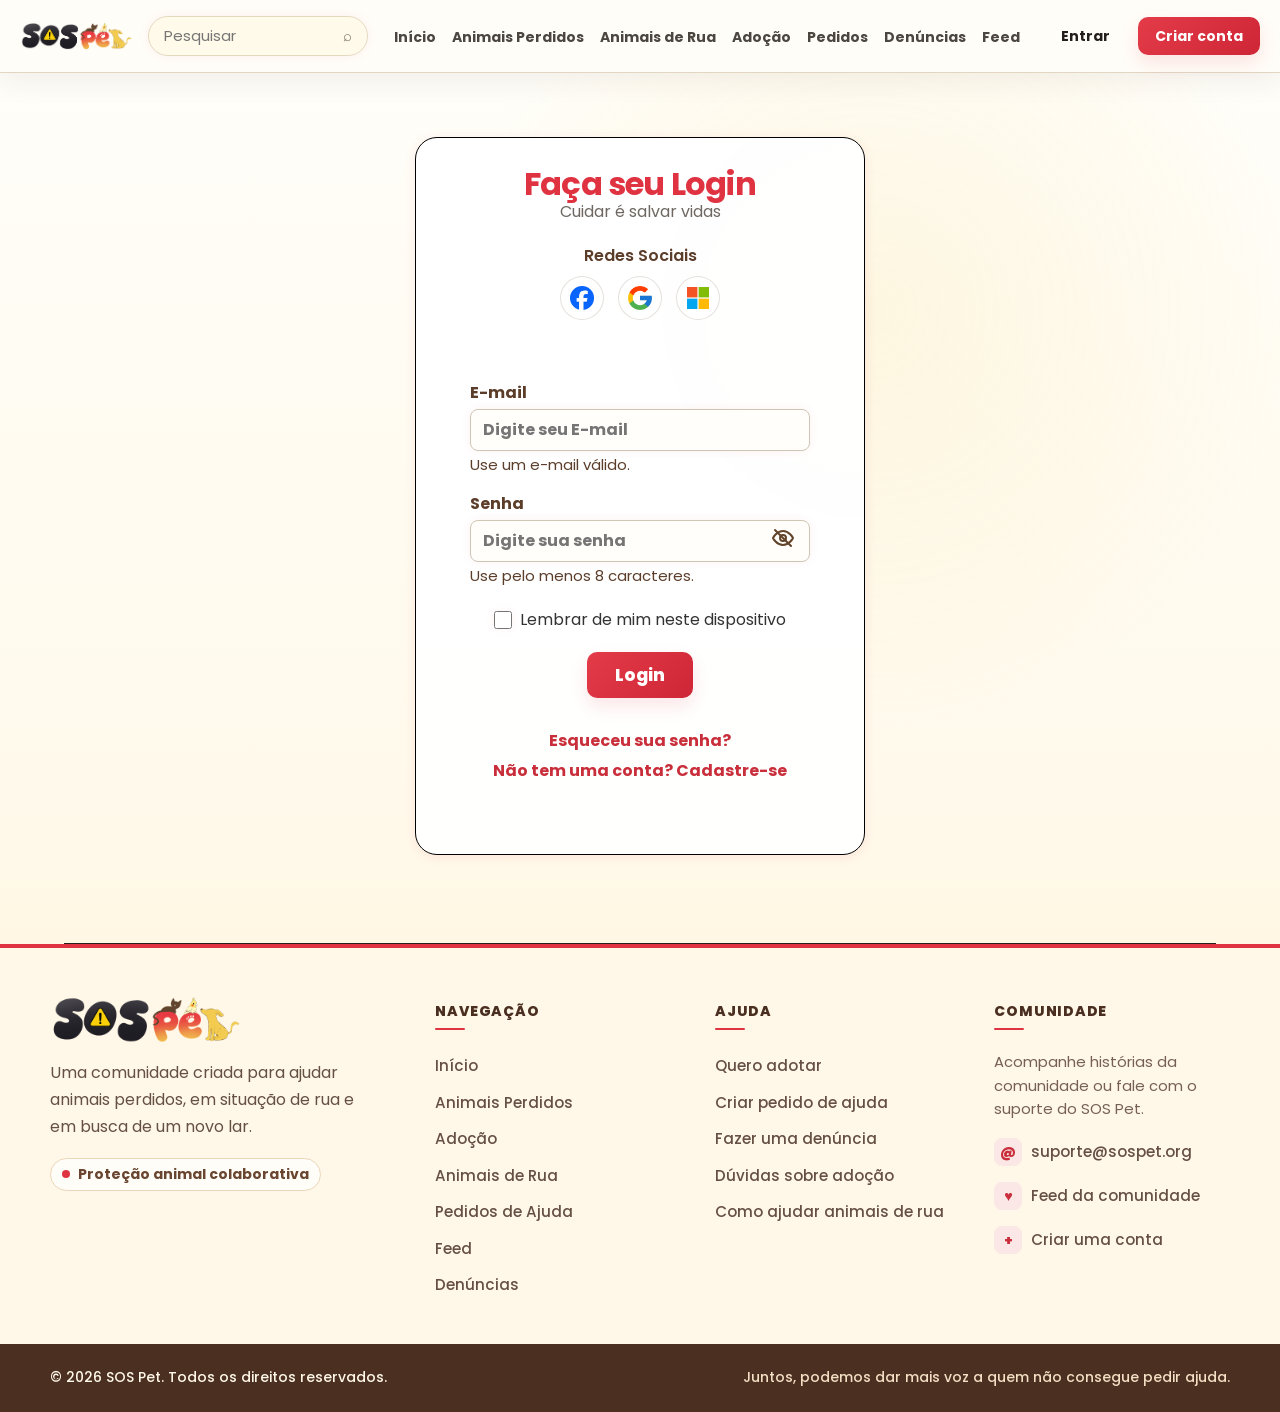
<file: pages/login.html>
<!doctype html>

<html lang="pt-BR">
  <head>
    <meta charset="utf-8" />
    <meta content="width=device-width, initial-scale=1.0" name="viewport" />
    <meta content="#df3342" name="theme-color" />
    <meta
      content="Entre na sua conta SOS Pet para publicar, comentar e oferecer ajuda."
      name="description"
    />
    <title>Login</title>
    <link href="../assets/images/shared/favicon.png" rel="icon" type="image/png" />
    <link href="../css/global.css" rel="stylesheet" />
    <link href="../css/conta.css" rel="stylesheet" />
    <link href="../css/navbar.css" rel="stylesheet" />
    <link href="../css/interacoes.css" rel="stylesheet" />
    <link href="../css/animacoes.css" rel="stylesheet" />
    <link href="../css/profissional.css" rel="stylesheet" />
    <link href="../css/icones.css" rel="stylesheet" />
    <link href="../css/responsividade.css" rel="stylesheet" />
    <link href="../css/experiencia.css" rel="stylesheet" />
    <link href="../css/footer.css" rel="stylesheet" />
  </head>
  <body data-page="login" data-root="../">
    <a class="PularConteudo" href="#conteudo-principal">Pular para o conteúdo principal</a>
    <header class="Cabecalho">
      <div class="LimiteConteudo ConteudoCabecalho">
        <a class="Marca" href="../index.html"> <span class="Midia Logotipo"></span> </a
        ><button
          aria-controls="MenuPrincipal"
          aria-expanded="false"
          aria-label="Abrir menu de navegação"
          class="BotaoMenuMobile"
          type="button"
        >
          <span aria-hidden="true"></span><span aria-hidden="true"></span
          ><span aria-hidden="true"></span>
        </button>
        <label class="CampoBusca">
          <input
            aria-label="Pesquisar no SOS Pet"
            autocomplete="off"
            class="BuscaGlobal"
            placeholder="Pesquisar"
            type="search"
          />
          <span aria-hidden="true">⌕</span>
        </label>
        <nav aria-label="Navegação principal" class="MenuPrincipal" id="MenuPrincipal">
          <a href="../index.html#Inicio">Início</a>
          <a href="pets-perdidos.html">Animais Perdidos</a>
          <a href="animais-de-rua.html">Animais de Rua</a>
          <a href="adocao.html">Adoção</a>
          <a href="pedidos-de-ajuda.html">Pedidos</a>
          <a href="denuncia.html">Denúncias</a>
          <a href="feed.html">Feed</a>
        </nav>
        <div class="AcoesCabecalho">
          <a class="LinkEntrar" data-auth="visitante" href="login.html">Entrar</a>
          <a class="Botao BotaoPequeno" data-auth="visitante" href="cadastro.html">Criar conta</a>
          <a
            aria-label="Abrir perfil do usuário"
            class="Midia Usuario"
            data-auth="usuario"
            href="perfil.html"
            title="Abrir meu perfil"
          ></a>
        </div>
      </div>
    </header>
    <main class="PrincipalLogin" id="conteudo-principal" tabindex="-1">
      <div class="Container">
        <div class="Topo">
          <h1>Faça seu Login</h1>
          <p>Cuidar é salvar vidas</p>
        </div>
        <div aria-label="Login com redes sociais" class="RedesSociais">
          <span class="RedesSociaisTitulo">Redes Sociais</span>
          <div class="RedesSociaisLista">
            <button aria-label="Entrar com Facebook" class="BotaoRedeSocial" data-provider="facebook" type="button"><span aria-hidden="true" class="IconeRedeSocial IconeFacebook"></span></button>
            <button aria-label="Entrar com Google" class="BotaoRedeSocial" data-provider="google" type="button"><span aria-hidden="true" class="IconeRedeSocial IconeGoogle"></span></button>
            <button aria-label="Entrar com Microsoft" class="BotaoRedeSocial" data-provider="microsoft" type="button"><span aria-hidden="true" class="IconeRedeSocial IconeMicrosoft"></span></button>
          </div>
        </div>
        <form action="#" class="Formulario" id="FormularioLogin" novalidate>
          <p aria-live="polite" class="MensagemFormulario"></p>
          <div class="GrupoCartao">
            <div class="Cartao">
              <label for="Email">E-mail</label>
              <input
                autocomplete="email"
                id="Email"
                inputmode="email"
                name="Email"
                placeholder="Digite seu E-mail"
                required
                type="email"
              />
              <span class="Span">Use um e-mail válido.</span>
            </div>

            <div class="Cartao">
              <label for="Password">Senha</label>
              <input
                autocomplete="current-password"
                id="Password"
                minlength="8"
                name="Password"
                placeholder="Digite sua senha"
                required
                type="password"
              />
              <span class="Span">Use pelo menos 8 caracteres.</span>
            </div>

            <div class="LembrarDeMim">
              <input id="lembrar" name="lembrar" type="checkbox" value="sim" />
              <label for="lembrar">Lembrar de mim neste dispositivo</label>
            </div>
          </div>
          <button class="BotaoLogin" type="submit">Login</button>
          <div class="Conta">
            <a data-action="recuperar-senha" href="#recuperar-senha">Esqueceu sua senha?</a>
            <a href="cadastro.html">Não tem uma conta? Cadastre-se</a>
          </div>
        </form>
      </div>
    </main>
    <hr class="Divisor" />

    <footer class="FooterPadrao FooterCompleto" aria-label="Rodapé do SOS Pet">
      <div class="FooterContainer">
        <div class="FooterGrade">
          <section class="FooterMarca" aria-label="Sobre o SOS Pet">
            <a class="FooterLogoLink" href="../index.html" aria-label="SOS Pet — página inicial">
              <img class="FooterLogoImagem" alt="Logo SOS Pet" src="../assets/images/home/LogoSOSPet.png" />
            </a>
            <p class="FooterDescricao">Uma comunidade criada para ajudar animais perdidos, em situação de rua e em busca de um novo lar.</p>
            <span class="FooterSelo">Proteção animal colaborativa</span>
          </section>

          <nav class="FooterColuna" aria-label="Navegação do rodapé">
            <h2 class="FooterTitulo">Navegação</h2>
            <ul class="FooterLinks">
              <li><a href="../index.html#Inicio">Início</a></li>
              <li><a href="pets-perdidos.html">Animais Perdidos</a></li>
              <li><a href="adocao.html">Adoção</a></li>
              <li><a href="animais-de-rua.html">Animais de Rua</a></li>
              <li><a href="pedidos-de-ajuda.html">Pedidos de Ajuda</a></li>
              <li><a href="feed.html">Feed</a></li>
              <li><a href="denuncia.html">Denúncias</a></li>
            </ul>
          </nav>

          <nav class="FooterColuna" aria-label="Links de ajuda">
            <h2 class="FooterTitulo">Ajuda</h2>
            <ul class="FooterLinks">
              <li><a href="adocao.html">Quero adotar</a></li>
              <li><a href="pedidos-de-ajuda.html">Criar pedido de ajuda</a></li>
              <li><a href="denuncia.html">Fazer uma denúncia</a></li>
              <li><a href="adocao.html#TituloFaqAdocao">Dúvidas sobre adoção</a></li>
              <li><a href="animais-de-rua.html#TituloFaqAnimais">Como ajudar animais de rua</a></li>
            </ul>
          </nav>

          <section class="FooterColuna FooterComunidade" aria-labelledby="FooterComunidadeTitulo">
            <h2 class="FooterTitulo" id="FooterComunidadeTitulo">Comunidade</h2>
            <p class="FooterTextoComunidade">Acompanhe histórias da comunidade ou fale com o suporte do SOS Pet.</p>
            <ul class="FooterContatoLista">
              <li>
                <a href="mailto:suporte@sospet.org">
                  <span class="FooterIcone" aria-hidden="true">@</span>
                  <span class="FooterContatoTexto">suporte@sospet.org</span>
                </a>
              </li>
              <li>
                <a href="feed.html">
                  <span class="FooterIcone" aria-hidden="true">♥</span>
                  <span class="FooterContatoTexto">Feed da comunidade</span>
                </a>
              </li>
              <li>
                <a href="cadastro.html">
                  <span class="FooterIcone" aria-hidden="true">+</span>
                  <span class="FooterContatoTexto">Criar uma conta</span>
                </a>
              </li>
            </ul>
          </section>
        </div>
      </div>
      <div class="FooterBase">
        <div class="FooterBaseConteudo">
          <p>© 2026 SOS Pet. Todos os direitos reservados.</p>
          <p>Juntos, podemos dar mais voz a quem não consegue pedir ajuda.</p>
        </div>
      </div>
    </footer>
    <script defer src="../js/dados.js"></script>
    <script defer src="../js/geral.js"></script>
    <script defer src="../js/conta.js"></script>
    <script defer src="../js/animacoes.js"></script>
  </body>
</html>
</file>
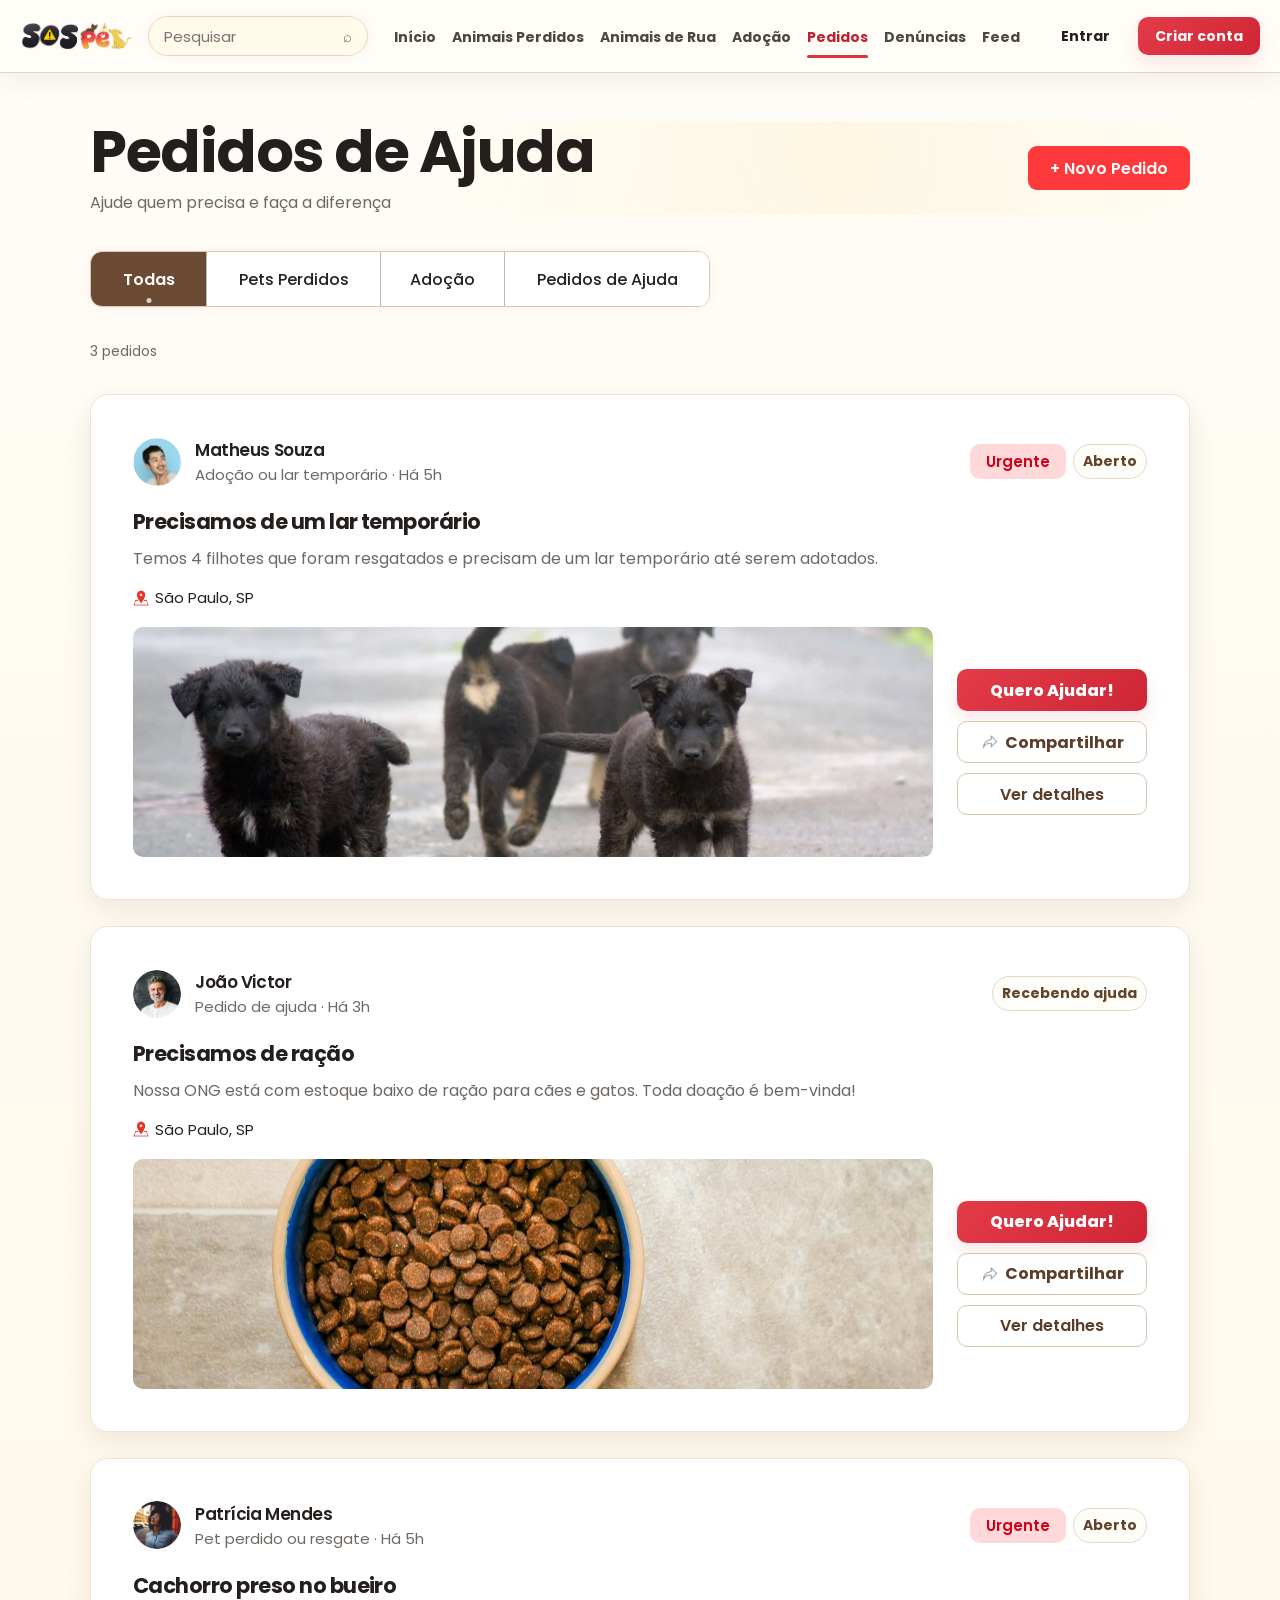
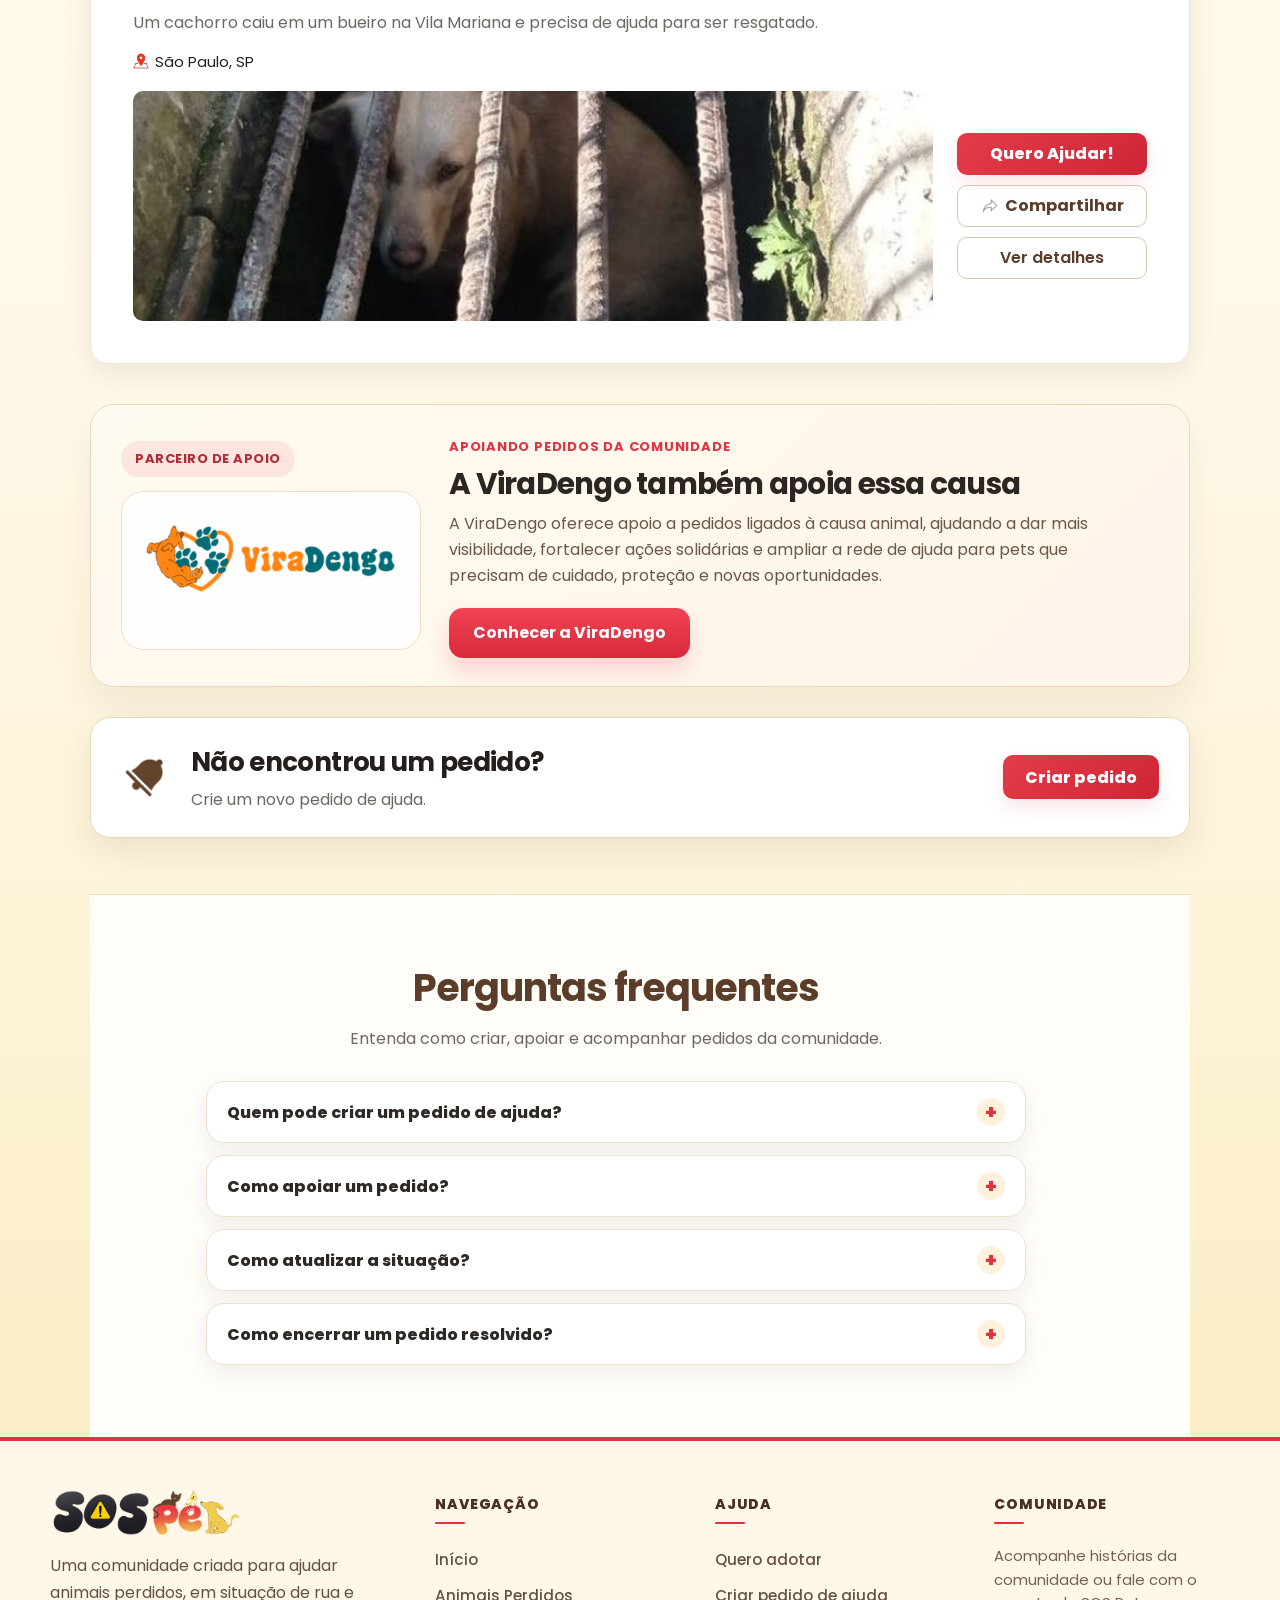
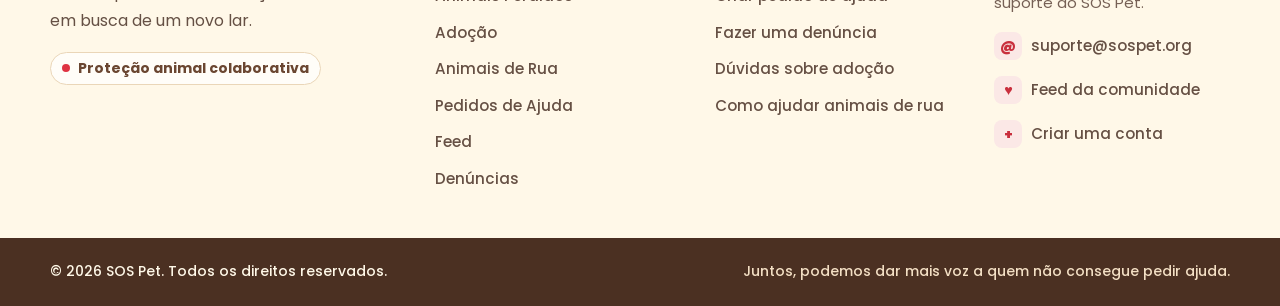
<file: pages/pedidos-de-ajuda.html>
<!doctype html>

<html lang="pt-BR">
  <head>
    <meta charset="utf-8" />
    <meta content="width=device-width, initial-scale=1.0" name="viewport" />
    <meta content="#df3342" name="theme-color" />
    <meta
      content="Encontre e publique pedidos de ajuda para animais na comunidade SOS Pet."
      name="description"
    />
    <title>Pedidos de ajuda</title>
    <link href="../assets/images/shared/favicon.png" rel="icon" type="image/png" />
    <link href="../css/pedidos-de-ajuda.css" rel="stylesheet" />
    <link href="../css/navbar.css" rel="stylesheet" />
    <link href="../css/interacoes.css" rel="stylesheet" />
    <link href="../css/animacoes.css" rel="stylesheet" />
    <link href="../css/profissional.css" rel="stylesheet" />
    <link href="../css/icones.css" rel="stylesheet" />
    <link href="../css/responsividade.css" rel="stylesheet" />
    <link href="../css/experiencia.css" rel="stylesheet" />
    <link href="../css/footer.css" rel="stylesheet" />
  </head>
  <body data-page="pedidos" data-root="../">
    <a class="PularConteudo" href="#conteudo-principal">Pular para o conteúdo principal</a>
    <header class="Cabecalho">
      <div class="LimiteConteudo ConteudoCabecalho">
        <a class="Marca" href="../index.html"> <span class="Midia Logotipo"></span> </a
        ><button
          aria-controls="MenuPrincipal"
          aria-expanded="false"
          aria-label="Abrir menu de navegação"
          class="BotaoMenuMobile"
          type="button"
        >
          <span aria-hidden="true"></span><span aria-hidden="true"></span
          ><span aria-hidden="true"></span>
        </button>
        <label class="CampoBusca">
          <input
            aria-label="Pesquisar no SOS Pet"
            autocomplete="off"
            class="BuscaGlobal"
            placeholder="Pesquisar"
            type="search"
          />
          <span aria-hidden="true">⌕</span>
        </label>
        <nav aria-label="Navegação principal" class="MenuPrincipal" id="MenuPrincipal">
          <a href="../index.html#Inicio">Início</a>
          <a href="pets-perdidos.html">Animais Perdidos</a>
          <a href="animais-de-rua.html">Animais de Rua</a>
          <a href="adocao.html">Adoção</a>
          <a aria-current="page" class="Ativo" href="pedidos-de-ajuda.html">Pedidos</a>
          <a href="denuncia.html">Denúncias</a>
          <a href="feed.html">Feed</a>
        </nav>
        <div class="AcoesCabecalho">
          <a class="LinkEntrar" data-auth="visitante" href="login.html">Entrar</a>
          <a class="Botao BotaoPequeno" data-auth="visitante" href="cadastro.html">Criar conta</a>
          <a
            aria-label="Abrir perfil do usuário"
            class="Midia Usuario"
            data-auth="usuario"
            href="perfil.html"
            title="Abrir meu perfil"
          ></a>
        </div>
      </div>
    </header>
    <main id="conteudo-principal" tabindex="-1">
      <section class="titulo-pagina">
        <div class="texto-titulo">
          <h1>Pedidos de Ajuda</h1>
          <p>Ajude quem precisa e faça a diferença</p>
        </div>
        <button data-action="novo-pedido" type="button">+ Novo Pedido</button>
      </section>
      <section class="filtros">
        <button
          aria-pressed="true"
          class="filtro filtro-esquerda ativo"
          data-filter="todos"
          type="button"
        >
          Todas
        </button>
        <button aria-pressed="false" class="filtro" data-filter="perdidos" type="button">
          Pets Perdidos
        </button>
        <button aria-pressed="false" class="filtro" data-filter="adocao" type="button">
          Adoção
        </button>
        <button
          aria-pressed="false"
          class="filtro filtro-direita"
          data-filter="ajuda"
          type="button"
        >
          Pedidos de Ajuda
        </button>
      </section>
      <div class="BarraResultadoPedidos">
        <p aria-live="polite"></p>
        <button class="LimparFiltroPedidos" type="button">Limpar filtro</button>
      </div>
      <section class="cards-pedidos" aria-live="polite"></section>
      <div class="EstadoVazioPedidos" aria-live="polite" hidden>
        <strong>Nenhum pedido encontrado.</strong
        ><span>Tente outra categoria ou crie um pedido.</span>
      </div>
      <nav aria-label="paginação" class="PaginacaoPadrao"></nav>

      <aside class="AnuncioViraDengo" aria-label="Parceria com a ViraDengo">
        <div class="AnuncioViraDengoMarca">
          <span class="AnuncioViraDengoSelo">Parceiro de apoio</span>
          <div class="AnuncioViraDengoLogo">
            <img src="../assets/images/pedidos-de-ajuda/ViraDengo.png" alt="ViraDengo" />
          </div>
        </div>
        <div class="AnuncioViraDengoConteudo">
          <span class="AnuncioViraDengoEtiqueta">Apoiando pedidos da comunidade</span>
          <h2>A ViraDengo também apoia essa causa</h2>
          <p>
            A ViraDengo oferece apoio a pedidos ligados à causa animal, ajudando a dar mais
            visibilidade, fortalecer ações solidárias e ampliar a rede de ajuda para pets que
            precisam de cuidado, proteção e novas oportunidades.
          </p>
          <a class="BotaoViraDengo" href="#" aria-label="Conhecer a ViraDengo">
            Conhecer a ViraDengo
          </a>
        </div>
      </aside>

      <section class="novo-pedido">
        <img alt="icone-sino" class="icone" src="../assets/images/pedidos-de-ajuda/Bell.svg" />
        <div class="texto-novo-pedido">
          <h2>Não encontrou um pedido?</h2>
          <p>Crie um novo pedido de ajuda.</p>
        </div>
        <button class="btn-criar-pedido" data-action="novo-pedido" type="button">
          Criar pedido
        </button>
      </section>

      <section class="SecaoFaq" aria-labelledby="TituloFaqPedidos">
        <div class="LimiteConteudo">
          <header class="CabecalhoFaq">
            <h2 id="TituloFaqPedidos">Perguntas frequentes</h2>
            <p>Entenda como criar, apoiar e acompanhar pedidos da comunidade.</p>
          </header>
          <div class="ListaFaq">
            <article class="ItemFaq">
              <h3>
                <button class="PerguntaFaq" type="button" id="faq-pedidos-pergunta-1" aria-expanded="false" aria-controls="faq-pedidos-resposta-1">
                  <span>Quem pode criar um pedido de ajuda?</span><span class="IconeFaq" aria-hidden="true">+</span>
                </button>
              </h3>
              <div class="RespostaFaq" id="faq-pedidos-resposta-1" role="region" aria-labelledby="faq-pedidos-pergunta-1" aria-hidden="true">
                <div class="ConteudoRespostaFaq"><p>Usuários da comunidade podem criar pedidos quando precisam de apoio relacionado a resgate, adoção, animal perdido, transporte ou outros cuidados.</p></div>
              </div>
            </article>
            <article class="ItemFaq">
              <h3>
                <button class="PerguntaFaq" type="button" id="faq-pedidos-pergunta-2" aria-expanded="false" aria-controls="faq-pedidos-resposta-2">
                  <span>Como apoiar um pedido?</span><span class="IconeFaq" aria-hidden="true">+</span>
                </button>
              </h3>
              <div class="RespostaFaq" id="faq-pedidos-resposta-2" role="region" aria-labelledby="faq-pedidos-pergunta-2" aria-hidden="true">
                <div class="ConteudoRespostaFaq"><p>Abra o pedido e use a opção de ajudar para informar de que forma você pode contribuir e como entrar em contato.</p></div>
              </div>
            </article>
            <article class="ItemFaq">
              <h3>
                <button class="PerguntaFaq" type="button" id="faq-pedidos-pergunta-3" aria-expanded="false" aria-controls="faq-pedidos-resposta-3">
                  <span>Como atualizar a situação?</span><span class="IconeFaq" aria-hidden="true">+</span>
                </button>
              </h3>
              <div class="RespostaFaq" id="faq-pedidos-resposta-3" role="region" aria-labelledby="faq-pedidos-pergunta-3" aria-hidden="true">
                <div class="ConteudoRespostaFaq"><p>Se o pedido for seu, use as opções de gerenciamento para alterar o status conforme o caso evoluir.</p></div>
              </div>
            </article>
            <article class="ItemFaq">
              <h3>
                <button class="PerguntaFaq" type="button" id="faq-pedidos-pergunta-4" aria-expanded="false" aria-controls="faq-pedidos-resposta-4">
                  <span>Como encerrar um pedido resolvido?</span><span class="IconeFaq" aria-hidden="true">+</span>
                </button>
              </h3>
              <div class="RespostaFaq" id="faq-pedidos-resposta-4" role="region" aria-labelledby="faq-pedidos-pergunta-4" aria-hidden="true">
                <div class="ConteudoRespostaFaq"><p>Atualize o status para concluído quando a necessidade tiver sido atendida. Assim a comunidade entende que o caso não precisa mais de apoio.</p></div>
              </div>
            </article>
          </div>
        </div>
      </section>
    </main>
    <button class="BotaoFlutuanteMobile" type="button" aria-label="Criar novo pedido">+</button>
    <footer class="FooterPadrao FooterCompleto" aria-label="Rodapé do SOS Pet">
      <div class="FooterContainer">
        <div class="FooterGrade">
          <section class="FooterMarca" aria-label="Sobre o SOS Pet">
            <a class="FooterLogoLink" href="../index.html" aria-label="SOS Pet — página inicial">
              <img class="FooterLogoImagem" alt="Logo SOS Pet" src="../assets/images/home/LogoSOSPet.png" />
            </a>
            <p class="FooterDescricao">Uma comunidade criada para ajudar animais perdidos, em situação de rua e em busca de um novo lar.</p>
            <span class="FooterSelo">Proteção animal colaborativa</span>
          </section>

          <nav class="FooterColuna" aria-label="Navegação do rodapé">
            <h2 class="FooterTitulo">Navegação</h2>
            <ul class="FooterLinks">
              <li><a href="../index.html#Inicio">Início</a></li>
              <li><a href="pets-perdidos.html">Animais Perdidos</a></li>
              <li><a href="adocao.html">Adoção</a></li>
              <li><a href="animais-de-rua.html">Animais de Rua</a></li>
              <li><a href="pedidos-de-ajuda.html">Pedidos de Ajuda</a></li>
              <li><a href="feed.html">Feed</a></li>
              <li><a href="denuncia.html">Denúncias</a></li>
            </ul>
          </nav>

          <nav class="FooterColuna" aria-label="Links de ajuda">
            <h2 class="FooterTitulo">Ajuda</h2>
            <ul class="FooterLinks">
              <li><a href="adocao.html">Quero adotar</a></li>
              <li><a href="pedidos-de-ajuda.html">Criar pedido de ajuda</a></li>
              <li><a href="denuncia.html">Fazer uma denúncia</a></li>
              <li><a href="adocao.html#TituloFaqAdocao">Dúvidas sobre adoção</a></li>
              <li><a href="animais-de-rua.html#TituloFaqAnimais">Como ajudar animais de rua</a></li>
            </ul>
          </nav>

          <section class="FooterColuna FooterComunidade" aria-labelledby="FooterComunidadeTitulo">
            <h2 class="FooterTitulo" id="FooterComunidadeTitulo">Comunidade</h2>
            <p class="FooterTextoComunidade">Acompanhe histórias da comunidade ou fale com o suporte do SOS Pet.</p>
            <ul class="FooterContatoLista">
              <li>
                <a href="mailto:suporte@sospet.org">
                  <span class="FooterIcone" aria-hidden="true">@</span>
                  <span class="FooterContatoTexto">suporte@sospet.org</span>
                </a>
              </li>
              <li>
                <a href="feed.html">
                  <span class="FooterIcone" aria-hidden="true">♥</span>
                  <span class="FooterContatoTexto">Feed da comunidade</span>
                </a>
              </li>
              <li>
                <a href="cadastro.html">
                  <span class="FooterIcone" aria-hidden="true">+</span>
                  <span class="FooterContatoTexto">Criar uma conta</span>
                </a>
              </li>
            </ul>
          </section>
        </div>
      </div>
      <div class="FooterBase">
        <div class="FooterBaseConteudo">
          <p>© 2026 SOS Pet. Todos os direitos reservados.</p>
          <p>Juntos, podemos dar mais voz a quem não consegue pedir ajuda.</p>
        </div>
      </div>
    </footer>
    <script defer src="../js/dados.js"></script>
    <script defer src="../js/geral.js"></script>
    <script defer src="../js/pedidos.js"></script>
    <script defer src="../js/animacoes.js"></script>
  </body>
</html>
</file>
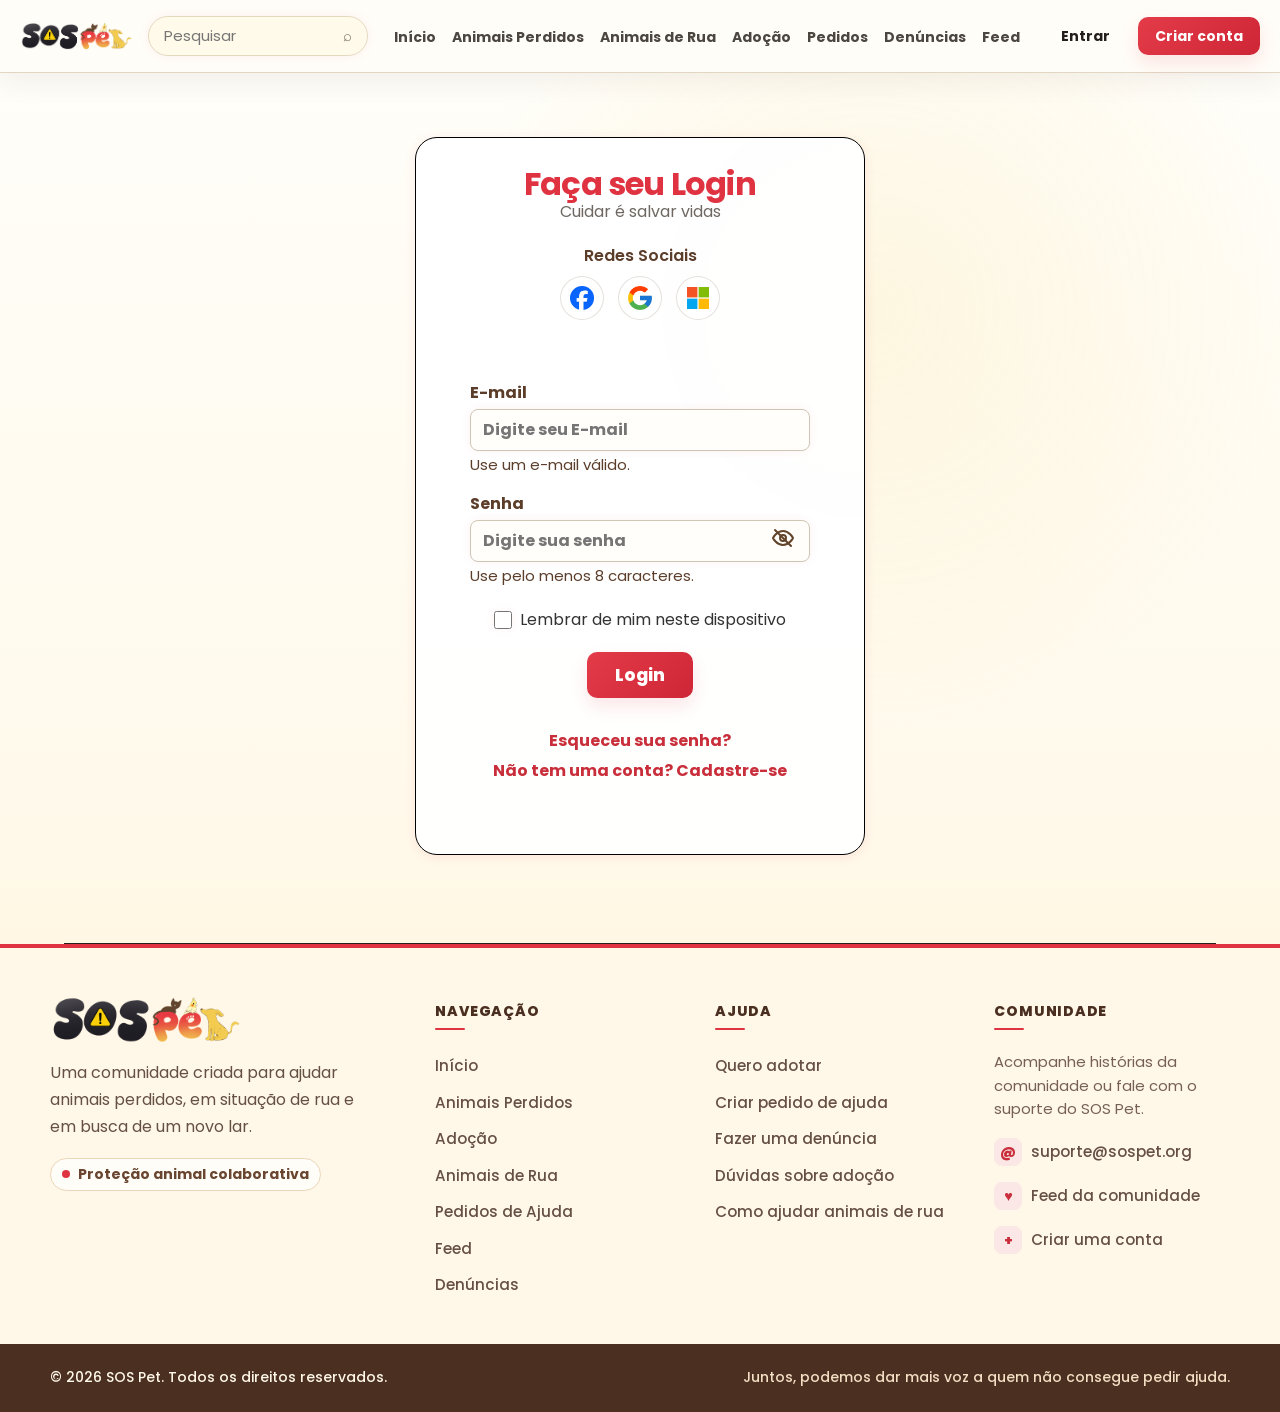
<file: pages/perfil.html>
<!doctype html>

<html lang="pt-BR">
  <head>
    <meta charset="utf-8" />
    <meta content="width=device-width, initial-scale=1.0" name="viewport" />
    <meta content="#df3342" name="theme-color" />
    <meta
      content="Gerencie seu perfil, publicações, pedidos e atividades no SOS Pet."
      name="description"
    />
    <title>Perfil - SOS PET</title>
    <link href="../assets/images/shared/favicon.png" rel="icon" type="image/png" />
    <link href="../css/perfil.css" rel="stylesheet" />
    <link href="../css/navbar.css" rel="stylesheet" />
    <link href="../css/interacoes.css" rel="stylesheet" />
    <link href="../css/animacoes.css" rel="stylesheet" />
    <link href="../css/profissional.css" rel="stylesheet" />
    <link href="../css/icones.css" rel="stylesheet" />
    <link href="../css/responsividade.css" rel="stylesheet" />
    <link href="../css/experiencia.css" rel="stylesheet" />
    <link href="../css/footer.css" rel="stylesheet" />
  </head>
  <body data-page="perfil" data-root="../">
    <a class="PularConteudo" href="#conteudo-principal">Pular para o conteúdo principal</a>
    <header class="Cabecalho">
      <div class="LimiteConteudo ConteudoCabecalho">
        <a class="Marca" href="../index.html"> <span class="Midia Logotipo"></span> </a
        ><button
          aria-controls="MenuPrincipal"
          aria-expanded="false"
          aria-label="Abrir menu de navegação"
          class="BotaoMenuMobile"
          type="button"
        >
          <span aria-hidden="true"></span><span aria-hidden="true"></span
          ><span aria-hidden="true"></span>
        </button>
        <label class="CampoBusca">
          <input
            aria-label="Pesquisar no SOS Pet"
            autocomplete="off"
            class="BuscaGlobal"
            placeholder="Pesquisar"
            type="search"
          />
          <span aria-hidden="true">⌕</span>
        </label>
        <nav aria-label="Navegação principal" class="MenuPrincipal" id="MenuPrincipal">
          <a href="../index.html#Inicio">Início</a>
          <a href="pets-perdidos.html">Animais Perdidos</a>
          <a href="animais-de-rua.html">Animais de Rua</a>
          <a href="adocao.html">Adoção</a>
          <a href="pedidos-de-ajuda.html">Pedidos</a>
          <a href="denuncia.html">Denúncias</a>
          <a href="feed.html">Feed</a>
        </nav>
        <div class="AcoesCabecalho">
          <a class="LinkEntrar" data-auth="visitante" href="login.html">Entrar</a>
          <a class="Botao BotaoPequeno" data-auth="visitante" href="cadastro.html">Criar conta</a>
          <a
            aria-label="Abrir perfil do usuário"
            class="Midia Usuario"
            data-auth="usuario"
            href="perfil.html"
            title="Abrir meu perfil"
          ></a>
        </div>
      </div>
    </header>
    <main class="content-wrapper" id="conteudo-principal" tabindex="-1">
      <h1>Meu Perfil</h1>
      <p class="subtitle">Gerencie suas informações e acompanhe suas atividades.</p>
      <section class="profile-card">
        <div class="profile-avatar-container">
          <img
            alt="Foto de Juliana Silva"
            class="avatar-large"
            src="../assets/images/perfil/avatar-mulher.png"
          />
          <input
            accept="image/png,image/jpeg,image/webp"
            hidden
            id="ArquivoFotoPerfil"
            type="file"
          />
          <button class="btn-change-photo" data-action="trocar-foto" type="button">
            Trocar foto
          </button>
        </div>
        <div class="profile-info">
          <h2 data-profile="nome">Juliana Silva</h2>
          <h3 data-profile="email">juliana.silva@email.com</h3>
          <p class="profile-phone TextoComIcone" data-profile="telefone"><span aria-hidden="true" class="IconeSite IconeTelefone"></span><span>(11) 99999-9999</span></p>
          <p class="profile-location TextoComIcone" data-profile="cidade"><span aria-hidden="true" class="IconeSite IconeLocal"></span><span>São Paulo (SP)</span></p>
          <button class="btn-edit-profile" data-action="editar-perfil" type="button">
            Editar perfil
          </button>
        </div>
      </section>
      <section class="AtalhosPerfil">
        <button data-atalho="publicacao" type="button">
          <span>＋</span><strong>Nova publicação</strong></button
        ><button data-atalho="pedido" type="button">
          <span>＋</span><strong>Criar pedido</strong></button
        ><button data-atalho="atividades" type="button">
          <span aria-hidden="true" class="IconeMenuLinhas"><span></span></span><strong>Minhas atividades</strong>
        </button>
      </section>
      <nav class="AbasPerfil">
        <button data-secao=".my-pets-secao" type="button">Meus pets</button
        ><button data-secao=".meus-pedidos-de-ajuda" type="button">Pedidos</button
        ><button data-secao=".adocoes-section" type="button">Adoções</button
        ><button data-secao="atividades" type="button">Atividades</button>
      </nav>
      <section class="card-estatisticas">
        <div class="card-animais" role="button" tabindex="0" data-estatistica="0">
          <span class="numero">12</span>
          <p class="Animais">Animais Resgatados</p>
        </div>

        <div class="card-adocao" role="button" tabindex="0" data-estatistica="1">
          <span class="numero">08</span>
          <p class="processo">Em processo de adoção</p>
        </div>

        <div class="card-pedido" role="button" tabindex="0" data-estatistica="2">
          <span class="numero">05</span>
          <p class="ajuda">Pedidos de ajuda ativos</p>
        </div>
      </section>

      <section class="my-pets-secao">
        <div class="section-header">
          <h2>Meus Pets</h2>
          <button class="ver-todos-link" data-action="ver-todos" type="button">Ver todos</button>
        </div>
        <div class="pets-cards-container">
          <div class="pet-card">
            <div class="pet-image-wrapper">
              <img
                alt="Foto do Slinky"
                class="pet-img"
                src="../assets/images/perfil/coelho-slinky-novo.jpg"
              />
            </div>
            <div class="pet-card-info">
              <h3>Slinky</h3>
              <p>coelho - 7 meses</p>
              <button class="btn-ver-detalhes" data-action="detalhes-pet" type="button">
                Ver detalhes
              </button>
            </div>
          </div>

          <div class="pet-card">
            <div class="pet-image-wrapper">
              <img
                alt="Foto da Mel"
                class="pet-img"
                src="../assets/images/perfil/caozinha-mel.jpg"
              />
            </div>
            <div class="pet-card-info">
              <h3>Mel</h3>
              <p>cachorro - 2 anos</p>
              <button class="btn-ver-detalhes" data-action="detalhes-pet" type="button">
                Ver detalhes
              </button>
            </div>
          </div>

          <div class="pet-card">
            <div class="pet-image-wrapper">
              <img
                alt="Foto do Brownie"
                class="pet-img"
                src="../assets/images/perfil/gatinha-brownie.jpg"
              />
            </div>
            <div class="pet-card-info">
              <h3>Brownie</h3>
              <p>gato - 4 anos</p>
              <button class="btn-ver-detalhes" data-action="detalhes-pet" type="button">
                Ver detalhes
              </button>
            </div>
          </div>
        </div>
      </section>

      <section class="meus-pedidos-de-ajuda">
        <div class="section-header">
          <h2>Meus pedidos de ajuda</h2>
          <button class="ver-todos" data-action="ver-todos" type="button">Ver todos</button>
        </div>
        <div class="list-container">
          <div class="horizontal-card">
            <img alt="Mel" class="card-img" src="../assets/images/perfil/gato-mel.jpg" />
            <div class="card-main-info">
              <h3>Procure minha Mel</h3>
              <p class="card-meta">Perdido em 25/04/2026 • São Paulo, SP</p>
            </div>
            <div class="card-status-container">
              <span class="status-ativo">Ativo</span>
              <button
                aria-label="Ver detalhes do pedido"
                class="seta-btn"
                data-action="detalhes-pedido"
                type="button"
              >
                →
              </button>
            </div>
          </div>

          <div class="horizontal-card">
            <img
              alt="Ajuda para resgate"
              class="card-img"
              src="../assets/images/perfil/cachorro-ajuda.jpg"
            />
            <div class="card-main-info">
              <h3>Ajuda para resgate</h3>
              <p class="card-local">São Paulo, SP</p>
            </div>
            <div class="card-status-container">
              <span class="status-em-andamento">Em andamento</span>
              <button
                aria-label="Ver detalhes do pedido"
                class="seta-btn"
                data-action="detalhes-pedido"
                type="button"
              >
                →
              </button>
            </div>
          </div>

          <div class="horizontal-card">
            <img
              alt="Precisamos de ração"
              class="card-img"
              src="../assets/images/perfil/racao.jpg"
            />
            <div class="card-main-info">
              <h3>Precisamos de ração</h3>
              <p class="card-local">São Paulo, SP</p>
            </div>
            <div class="card-status-container">
              <span class="status-concluido">Concluído</span>
              <button
                aria-label="Ver detalhes do pedido"
                class="seta-btn"
                data-action="detalhes-pedido"
                type="button"
              >
                →
              </button>
            </div>
          </div>
        </div>
      </section>

      <section class="adocoes-section">
        <div class="section-header">
          <h2>Minhas Adoções</h2>
        </div>
        <div class="list-container">
          <div class="horizontal-card">
            <img alt="Bidu" class="card-img" src="../assets/images/perfil/caozinho-bidu.jpg" />
            <div class="card-main-info">
              <h3>Bidu</h3>
              <p class="card-meta">Adotado em 11/02/2026</p>
            </div>
            <div class="card-status-container">
              <span class="status-concluido">Concluído</span>
            </div>
          </div>

          <div class="horizontal-card">
            <img alt="Lola" class="card-img" src="../assets/images/perfil/gatinha-lola.jpg" />
            <div class="card-main-info">
              <h3>Lola</h3>
              <p class="card-meta">Adotado em 19/10/2025</p>
            </div>
            <div class="card-status-container">
              <span class="status-concluido">Concluído</span>
            </div>
          </div>
        </div>
      </section>

      <article class="promo-banner">
        <div class="banner-left">
          <span aria-hidden="true" class="icon-heart icon-heart-imagem"></span>
          <div class="banner-text">
            <h3>Quer fazer mais?</h3>
            <p>Veja como você pode ajudar ainda mais os pets</p>
          </div>
        </div>
        <button class="btn-quero-doar" data-action="doar" type="button">Quero doar</button>
      </article>

      <section class="actions-section">
        <h2>Conecte-se com atitudes</h2>
        <div class="grid-actions">
          <button
            aria-label="Abrir Encontre um pet"
            class="acao-card"
            data-action="encontrar-pet"
            type="button"
          >
            <span aria-hidden="true" class="acao-icon icone-encontre"></span>
            <h4>Encontre um pet</h4>
            <p>Veja os pets que estão prontos</p>
          </button>

          <button
            aria-label="Abrir Adoção temporária"
            class="acao-card"
            data-action="lar-temporario"
            type="button"
          >
            <span aria-hidden="true" class="acao-icon icone-adocao"></span>
            <h4>Adoção temporária</h4>
            <p>Dê um lar temporário</p>
          </button>

          <button
            aria-label="Abrir Pedidos de ajuda"
            class="acao-card"
            data-action="pedidos"
            type="button"
          >
            <span aria-hidden="true" class="acao-icon icone-pedidos"></span>
            <h4>Pedidos de ajuda</h4>
            <p>Ajude quem precisa</p>
          </button>

          <button
            aria-label="Abrir Dúvidas mais lidas"
            class="acao-card"
            data-action="duvidas"
            type="button"
          >
            <span aria-hidden="true" class="acao-icon icone-duvidas"></span>
            <h4>Dúvidas mais lidas</h4>
            <p>Tire dúvidas e leia novidades</p>
          </button>
        </div>
      </section>
    </main>
    <footer class="FooterPadrao FooterCompleto" aria-label="Rodapé do SOS Pet">
      <div class="FooterContainer">
        <div class="FooterGrade">
          <section class="FooterMarca" aria-label="Sobre o SOS Pet">
            <a class="FooterLogoLink" href="../index.html" aria-label="SOS Pet — página inicial">
              <img class="FooterLogoImagem" alt="Logo SOS Pet" src="../assets/images/home/LogoSOSPet.png" />
            </a>
            <p class="FooterDescricao">Uma comunidade criada para ajudar animais perdidos, em situação de rua e em busca de um novo lar.</p>
            <span class="FooterSelo">Proteção animal colaborativa</span>
          </section>

          <nav class="FooterColuna" aria-label="Navegação do rodapé">
            <h2 class="FooterTitulo">Navegação</h2>
            <ul class="FooterLinks">
              <li><a href="../index.html#Inicio">Início</a></li>
              <li><a href="pets-perdidos.html">Animais Perdidos</a></li>
              <li><a href="adocao.html">Adoção</a></li>
              <li><a href="animais-de-rua.html">Animais de Rua</a></li>
              <li><a href="pedidos-de-ajuda.html">Pedidos de Ajuda</a></li>
              <li><a href="feed.html">Feed</a></li>
              <li><a href="denuncia.html">Denúncias</a></li>
            </ul>
          </nav>

          <nav class="FooterColuna" aria-label="Links de ajuda">
            <h2 class="FooterTitulo">Ajuda</h2>
            <ul class="FooterLinks">
              <li><a href="adocao.html">Quero adotar</a></li>
              <li><a href="pedidos-de-ajuda.html">Criar pedido de ajuda</a></li>
              <li><a href="denuncia.html">Fazer uma denúncia</a></li>
              <li><a href="adocao.html#TituloFaqAdocao">Dúvidas sobre adoção</a></li>
              <li><a href="animais-de-rua.html#TituloFaqAnimais">Como ajudar animais de rua</a></li>
            </ul>
          </nav>

          <section class="FooterColuna FooterComunidade" aria-labelledby="FooterComunidadeTitulo">
            <h2 class="FooterTitulo" id="FooterComunidadeTitulo">Comunidade</h2>
            <p class="FooterTextoComunidade">Acompanhe histórias da comunidade ou fale com o suporte do SOS Pet.</p>
            <ul class="FooterContatoLista">
              <li>
                <a href="mailto:suporte@sospet.org">
                  <span class="FooterIcone" aria-hidden="true">@</span>
                  <span class="FooterContatoTexto">suporte@sospet.org</span>
                </a>
              </li>
              <li>
                <a href="feed.html">
                  <span class="FooterIcone" aria-hidden="true">♥</span>
                  <span class="FooterContatoTexto">Feed da comunidade</span>
                </a>
              </li>
              <li>
                <a href="cadastro.html">
                  <span class="FooterIcone" aria-hidden="true">+</span>
                  <span class="FooterContatoTexto">Criar uma conta</span>
                </a>
              </li>
            </ul>
          </section>
        </div>
      </div>
      <div class="FooterBase">
        <div class="FooterBaseConteudo">
          <p>© 2026 SOS Pet. Todos os direitos reservados.</p>
          <p>Juntos, podemos dar mais voz a quem não consegue pedir ajuda.</p>
        </div>
      </div>
    </footer>
    <script defer src="../js/dados.js"></script>
    <script defer src="../js/geral.js"></script>
    <script defer src="../js/perfil.js"></script>
    <script defer src="../js/animacoes.js"></script>
  </body>
</html>
</file>
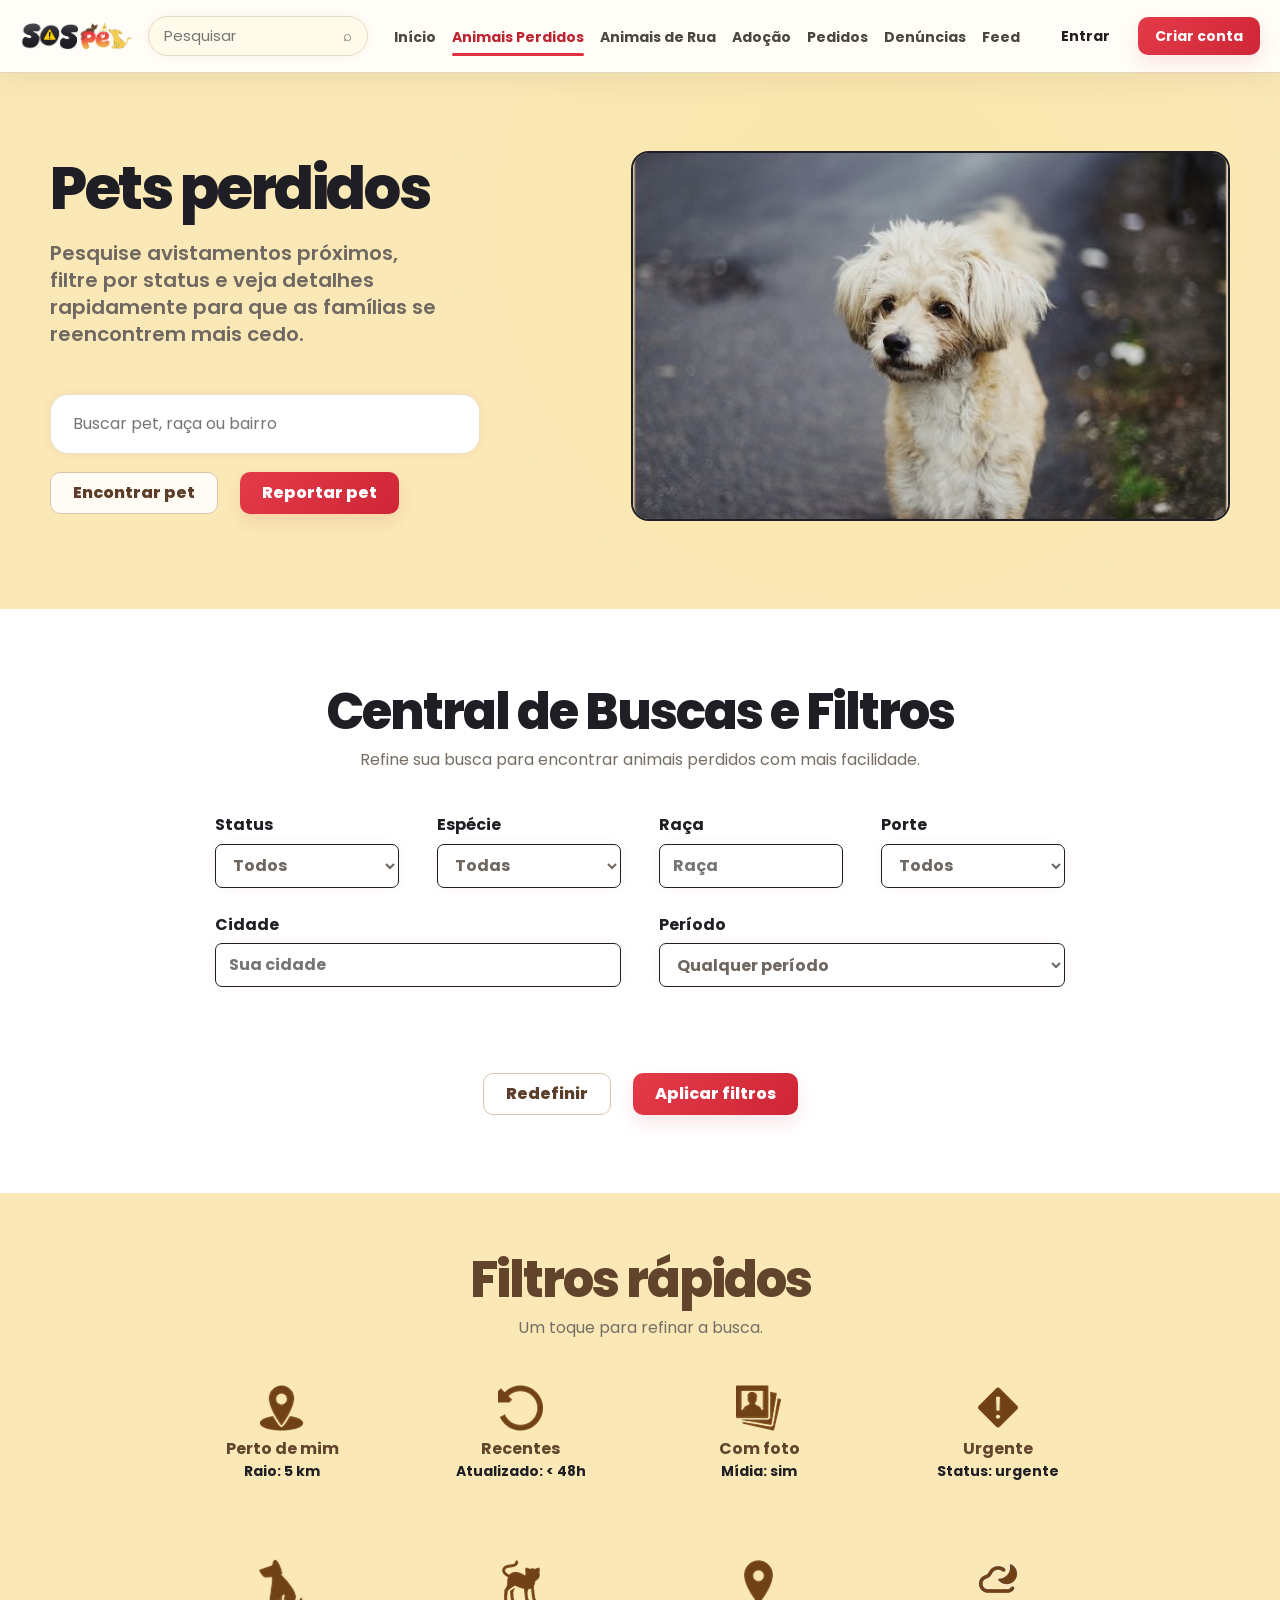
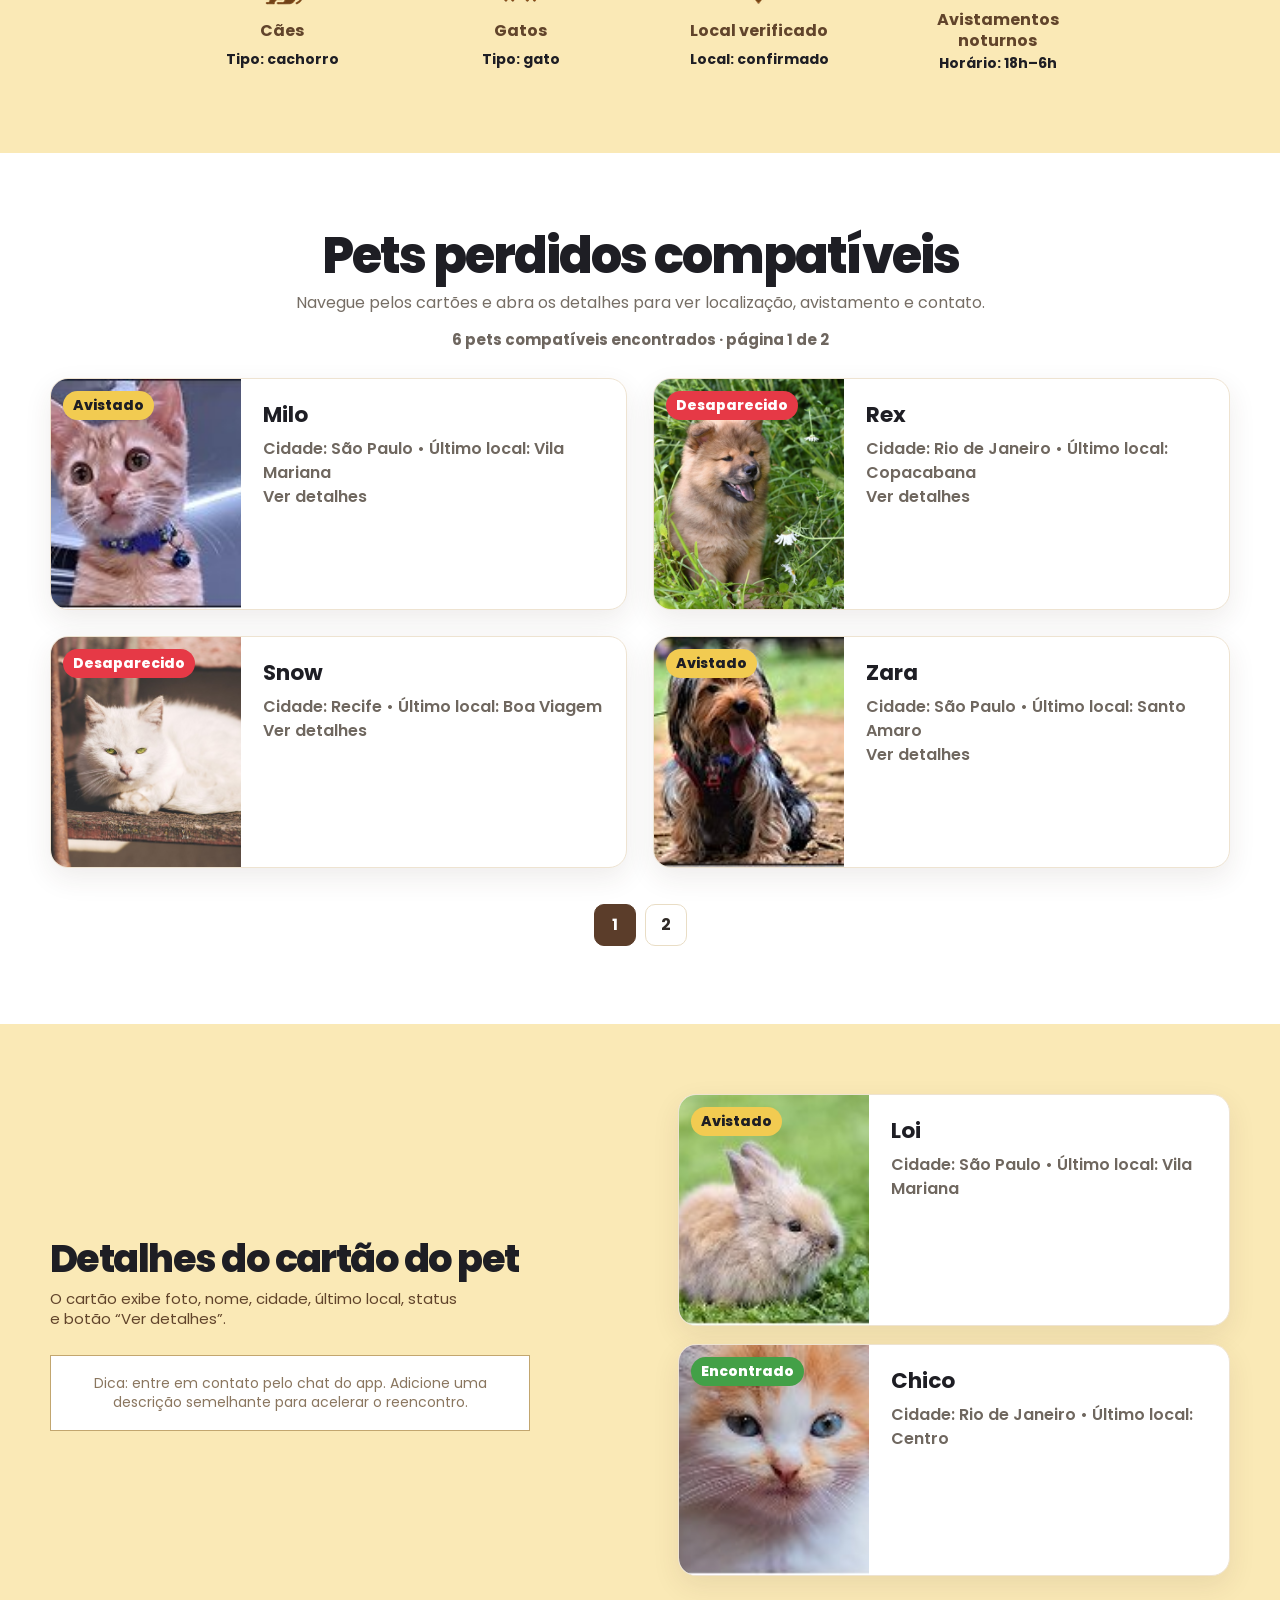
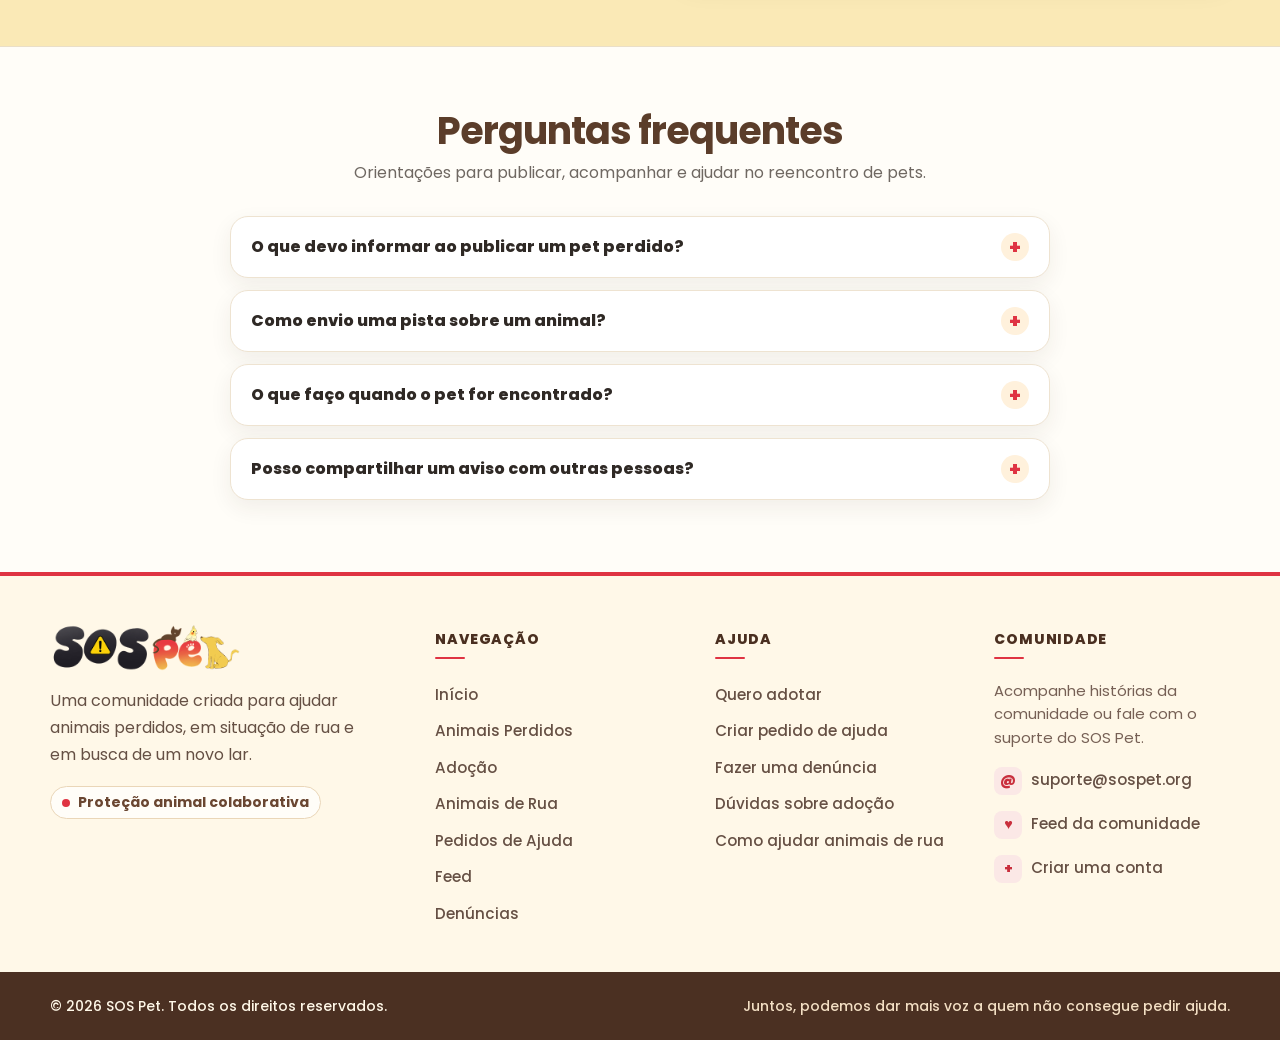
<file: pages/pets-perdidos.html>
<!doctype html>

<html lang="pt-BR">
  <head>
    <meta charset="utf-8" />
    <meta content="width=device-width, initial-scale=1.0" name="viewport" />
    <meta content="#df3342" name="theme-color" />
    <meta
      content="Pesquise animais perdidos, filtre avisos próximos e compartilhe pistas para ajudar no reencontro."
      name="description"
    />
    <title>Pets Perdidos | SOS Pet</title>
    <link href="../assets/images/shared/favicon.png" rel="icon" type="image/png" />
    <link href="../css/global.css" rel="stylesheet" />
    <link href="../css/navbar.css" rel="stylesheet" />
    <link href="../css/interacoes.css" rel="stylesheet" />
    <link href="../css/pets-perdidos.css" rel="stylesheet" />
    <link href="../css/animacoes.css" rel="stylesheet" />
    <link href="../css/profissional.css" rel="stylesheet" />
    <link href="../css/icones.css" rel="stylesheet" />
    <link href="../css/responsividade.css" rel="stylesheet" />
    <link href="../css/experiencia.css" rel="stylesheet" />
    <link href="../css/footer.css" rel="stylesheet" />
  </head>
  <body data-page="perdidos" data-root="../">
    <a class="PularConteudo" href="#conteudo-principal">Pular para o conteúdo principal</a>
    <header class="Cabecalho">
      <div class="LimiteConteudo ConteudoCabecalho">
        <a class="Marca" href="../index.html"><span class="Midia Logotipo"></span></a>
        <button
          aria-controls="MenuPrincipal"
          aria-expanded="false"
          aria-label="Abrir menu de navegação"
          class="BotaoMenuMobile"
          type="button"
        >
          <span aria-hidden="true"></span>
          <span aria-hidden="true"></span>
          <span aria-hidden="true"></span>
        </button>
        <label class="CampoBusca">
          <input
            aria-label="Pesquisar no SOS Pet"
            autocomplete="off"
            class="BuscaGlobal"
            placeholder="Pesquisar"
            type="search"
          />
          <span aria-hidden="true">⌕</span>
        </label>
        <nav aria-label="Navegação principal" class="MenuPrincipal" id="MenuPrincipal">
          <a href="../index.html#Inicio">Início</a>
          <a aria-current="page" class="Ativo" href="pets-perdidos.html">Animais Perdidos</a>
          <a href="animais-de-rua.html">Animais de Rua</a>
          <a href="adocao.html">Adoção</a>
          <a href="pedidos-de-ajuda.html">Pedidos</a>
          <a href="denuncia.html">Denúncias</a>
          <a href="feed.html">Feed</a>
        </nav>
        <div class="AcoesCabecalho">
          <a class="LinkEntrar" data-auth="visitante" href="login.html">Entrar</a>
          <a class="Botao BotaoPequeno" data-auth="visitante" href="cadastro.html">Criar conta</a>
          <a
            aria-label="Abrir perfil do usuário"
            class="Midia Usuario"
            data-auth="usuario"
            href="perfil.html"
            title="Abrir meu perfil"
          ></a>
        </div>
      </div>
    </header>

    <main id="conteudo-principal" tabindex="-1">
      <section class="HeroPerdidos">
        <div class="LimiteConteudo GradeHeroPerdidos">
          <div class="TextoHeroPerdidos">
            <h1>Pets perdidos</h1>
            <p>
              Pesquise avistamentos próximos, filtre por status e veja detalhes rapidamente para que
              as famílias se reencontrem mais cedo.
            </p>
            <label class="BuscaPrincipalPerdidos">
              <span class="TextoApenasLeitor">Buscar pet, raça ou bairro</span>
              <input class="BuscaPerdidos" placeholder="Buscar pet, raça ou bairro" type="search" />
            </label>
            <div class="AcoesHeroPerdidos">
              <button class="Botao BotaoContorno EncontrarPet" type="button">Encontrar pet</button>
              <button class="Botao ReportarPet" type="button">Reportar pet</button>
            </div>
          </div>
          <img
            alt="Cachorro branco caminhando em uma rua"
            class="ImagemHeroPerdidos"
            src="../assets/images/pets-perdidos/imagem-principal.jpg"
          />
        </div>
      </section>

      <section class="CentralFiltrosPerdidos" id="CentralFiltros">
        <div class="LimiteConteudo">
          <header class="CabecalhoPerdidos">
            <h2>Central de Buscas e Filtros</h2>
            <p>Refine sua busca para encontrar animais perdidos com mais facilidade.</p>
          </header>
          <form class="FormularioFiltrosPerdidos">
            <div class="GradeFiltrosPerdidos">
              <label>
                Status
                <select name="status">
                  <option value="">Todos</option>
                  <option value="desaparecido">Desaparecido</option>
                  <option value="avistado">Avistado</option>
                  <option value="encontrado">Encontrado</option>
                </select>
              </label>
              <label>
                Espécie
                <select name="especie">
                  <option value="">Todas</option>
                  <option value="cao">Cão</option>
                  <option value="gato">Gato</option>
                  <option value="outro">Outro</option>
                </select>
              </label>
              <label>
                Raça
                <input name="raca" placeholder="Raça" type="text" />
              </label>
              <label>
                Porte
                <select name="porte">
                  <option value="">Todos</option>
                  <option value="pequeno">Pequeno</option>
                  <option value="medio">Médio</option>
                  <option value="grande">Grande</option>
                </select>
              </label>
              <label class="CampoCidadePerdidos">
                Cidade
                <input name="cidade" placeholder="Sua cidade" type="text" />
              </label>
              <label class="CampoPeriodoPerdidos">
                Período
                <select name="periodo">
                  <option value="">Qualquer período</option>
                  <option value="48h">Últimas 48 horas</option>
                  <option value="7d">Últimos 7 dias</option>
                  <option value="30d">Últimos 30 dias</option>
                </select>
              </label>
            </div>
            <div aria-live="polite" class="FiltrosAtivosPerdidos"></div>
            <div class="AcoesFiltrosPerdidos">
              <button class="Botao BotaoContorno RedefinirFiltrosPerdidos" type="reset">
                Redefinir
              </button>
              <button class="Botao BotaoMarrom" type="submit">Aplicar filtros</button>
            </div>
          </form>
        </div>
      </section>

      <section class="FiltrosRapidosPerdidos">
        <div class="LimiteConteudo">
          <header class="CabecalhoPerdidos CabecalhoFiltrosRapidos">
            <h2>Filtros rápidos</h2>
            <p>Um toque para refinar a busca.</p>
          </header>
          <div class="GradeFiltrosRapidos">
            <button aria-pressed="false" data-rapido="perto" type="button">
              <img alt="" aria-hidden="true" src="../assets/images/pets-perdidos/perto-de-mim.png" />
              <strong>Perto de mim</strong>
              <small>Raio: 5 km</small>
            </button>
            <button aria-pressed="false" data-rapido="recentes" type="button">
              <img alt="" aria-hidden="true" src="../assets/images/pets-perdidos/recentes.png" />
              <strong>Recentes</strong>
              <small>Atualizado: &lt; 48h</small>
            </button>
            <button aria-pressed="false" data-rapido="foto" type="button">
              <img alt="" aria-hidden="true" src="../assets/images/pets-perdidos/com-foto.png" />
              <strong>Com foto</strong>
              <small>Mídia: sim</small>
            </button>
            <button aria-pressed="false" data-rapido="urgente" type="button">
              <img alt="" aria-hidden="true" src="../assets/images/pets-perdidos/urgente.png" />
              <strong>Urgente</strong>
              <small>Status: urgente</small>
            </button>
            <button aria-pressed="false" data-rapido="caes" type="button">
              <img alt="" aria-hidden="true" src="../assets/images/pets-perdidos/caes.png" />
              <strong>Cães</strong>
              <small>Tipo: cachorro</small>
            </button>
            <button aria-pressed="false" data-rapido="gatos" type="button">
              <img alt="" aria-hidden="true" src="../assets/images/pets-perdidos/gatos.png" />
              <strong>Gatos</strong>
              <small>Tipo: gato</small>
            </button>
            <button aria-pressed="false" data-rapido="verificado" type="button">
              <img alt="" aria-hidden="true" src="../assets/images/pets-perdidos/local-verificado.png" />
              <strong>Local verificado</strong>
              <small>Local: confirmado</small>
            </button>
            <button aria-pressed="false" data-rapido="noturno" type="button">
              <img alt="" aria-hidden="true" src="../assets/images/pets-perdidos/noturno.png" />
              <strong>Avistamentos noturnos</strong>
              <small>Horário: 18h–6h</small>
            </button>
          </div>
        </div>
      </section>

      <section class="ListaPetsPerdidos" id="ListaPetsPerdidos">
        <div class="LimiteConteudo">
          <header class="CabecalhoPerdidos">
            <h2>Pets perdidos compatíveis</h2>
            <p>
              Navegue pelos cartões e abra os detalhes para ver localização, avistamento e contato.
            </p>
          </header>
          <p aria-live="polite" class="ResumoPetsPerdidos"></p>
          <div class="GradePetsPerdidos"></div>
          <div class="SemPetsPerdidos" hidden>
            <strong>Nenhum pet encontrado.</strong>
            <span>Redefina os filtros ou faça uma nova busca.</span>
          </div>
          <nav aria-label="Paginação dos pets perdidos" class="PaginacaoPadrao PaginacaoPerdidos"></nav>
        </div>
      </section>

      <section class="DetalhesCartaoPerdido">
        <div class="LimiteConteudo GradeDetalhesPerdidos">
          <div>
            <h2>Detalhes do cartão do pet</h2>
            <p>O cartão exibe foto, nome, cidade, último local, status e botão “Ver detalhes”.</p>
            <div class="AvisoDetalhesPerdidos">
              Dica: entre em contato pelo chat do app. Adicione uma descrição semelhante para
              acelerar o reencontro.
            </div>
          </div>
          <div class="CartoesDestaquePerdidos"></div>
        </div>
      </section>

      <section class="SecaoFaq" aria-labelledby="TituloFaqPerdidos">
        <div class="LimiteConteudo">
          <header class="CabecalhoFaq">
            <h2 id="TituloFaqPerdidos">Perguntas frequentes</h2>
            <p>Orientações para publicar, acompanhar e ajudar no reencontro de pets.</p>
          </header>
          <div class="ListaFaq">
            <article class="ItemFaq">
              <h3>
                <button class="PerguntaFaq" type="button" id="faq-perdidos-pergunta-1" aria-expanded="false" aria-controls="faq-perdidos-resposta-1">
                  <span>O que devo informar ao publicar um pet perdido?</span><span class="IconeFaq" aria-hidden="true">+</span>
                </button>
              </h3>
              <div class="RespostaFaq" id="faq-perdidos-resposta-1" role="region" aria-labelledby="faq-perdidos-pergunta-1" aria-hidden="true">
                <div class="ConteudoRespostaFaq"><p>Inclua uma foto recente, nome, espécie, porte, cidade, último local visto e uma descrição que ajude na identificação.</p></div>
              </div>
            </article>
            <article class="ItemFaq">
              <h3>
                <button class="PerguntaFaq" type="button" id="faq-perdidos-pergunta-2" aria-expanded="false" aria-controls="faq-perdidos-resposta-2">
                  <span>Como envio uma pista sobre um animal?</span><span class="IconeFaq" aria-hidden="true">+</span>
                </button>
              </h3>
              <div class="RespostaFaq" id="faq-perdidos-resposta-2" role="region" aria-labelledby="faq-perdidos-pergunta-2" aria-hidden="true">
                <div class="ConteudoRespostaFaq"><p>Abra os detalhes do pet e use a opção “Tenho uma pista” para registrar local, momento do avistamento e informações úteis.</p></div>
              </div>
            </article>
            <article class="ItemFaq">
              <h3>
                <button class="PerguntaFaq" type="button" id="faq-perdidos-pergunta-3" aria-expanded="false" aria-controls="faq-perdidos-resposta-3">
                  <span>O que faço quando o pet for encontrado?</span><span class="IconeFaq" aria-hidden="true">+</span>
                </button>
              </h3>
              <div class="RespostaFaq" id="faq-perdidos-resposta-3" role="region" aria-labelledby="faq-perdidos-pergunta-3" aria-hidden="true">
                <div class="ConteudoRespostaFaq"><p>Atualize o aviso para indicar que o animal foi encontrado. Isso evita buscas desnecessárias e mantém a comunidade informada.</p></div>
              </div>
            </article>
            <article class="ItemFaq">
              <h3>
                <button class="PerguntaFaq" type="button" id="faq-perdidos-pergunta-4" aria-expanded="false" aria-controls="faq-perdidos-resposta-4">
                  <span>Posso compartilhar um aviso com outras pessoas?</span><span class="IconeFaq" aria-hidden="true">+</span>
                </button>
              </h3>
              <div class="RespostaFaq" id="faq-perdidos-resposta-4" role="region" aria-labelledby="faq-perdidos-pergunta-4" aria-hidden="true">
                <div class="ConteudoRespostaFaq"><p>Sim. Use o botão de compartilhar nos detalhes do pet para divulgar o caso e aumentar as chances de reencontro.</p></div>
              </div>
            </article>
          </div>
        </div>
      </section>
    </main>

    <footer class="FooterPadrao FooterCompleto" aria-label="Rodapé do SOS Pet">
      <div class="FooterContainer">
        <div class="FooterGrade">
          <section class="FooterMarca" aria-label="Sobre o SOS Pet">
            <a class="FooterLogoLink" href="../index.html" aria-label="SOS Pet — página inicial">
              <img class="FooterLogoImagem" alt="Logo SOS Pet" src="../assets/images/home/LogoSOSPet.png" />
            </a>
            <p class="FooterDescricao">Uma comunidade criada para ajudar animais perdidos, em situação de rua e em busca de um novo lar.</p>
            <span class="FooterSelo">Proteção animal colaborativa</span>
          </section>

          <nav class="FooterColuna" aria-label="Navegação do rodapé">
            <h2 class="FooterTitulo">Navegação</h2>
            <ul class="FooterLinks">
              <li><a href="../index.html#Inicio">Início</a></li>
              <li><a href="pets-perdidos.html">Animais Perdidos</a></li>
              <li><a href="adocao.html">Adoção</a></li>
              <li><a href="animais-de-rua.html">Animais de Rua</a></li>
              <li><a href="pedidos-de-ajuda.html">Pedidos de Ajuda</a></li>
              <li><a href="feed.html">Feed</a></li>
              <li><a href="denuncia.html">Denúncias</a></li>
            </ul>
          </nav>

          <nav class="FooterColuna" aria-label="Links de ajuda">
            <h2 class="FooterTitulo">Ajuda</h2>
            <ul class="FooterLinks">
              <li><a href="adocao.html">Quero adotar</a></li>
              <li><a href="pedidos-de-ajuda.html">Criar pedido de ajuda</a></li>
              <li><a href="denuncia.html">Fazer uma denúncia</a></li>
              <li><a href="adocao.html#TituloFaqAdocao">Dúvidas sobre adoção</a></li>
              <li><a href="animais-de-rua.html#TituloFaqAnimais">Como ajudar animais de rua</a></li>
            </ul>
          </nav>

          <section class="FooterColuna FooterComunidade" aria-labelledby="FooterComunidadeTitulo">
            <h2 class="FooterTitulo" id="FooterComunidadeTitulo">Comunidade</h2>
            <p class="FooterTextoComunidade">Acompanhe histórias da comunidade ou fale com o suporte do SOS Pet.</p>
            <ul class="FooterContatoLista">
              <li>
                <a href="mailto:suporte@sospet.org">
                  <span class="FooterIcone" aria-hidden="true">@</span>
                  <span class="FooterContatoTexto">suporte@sospet.org</span>
                </a>
              </li>
              <li>
                <a href="feed.html">
                  <span class="FooterIcone" aria-hidden="true">♥</span>
                  <span class="FooterContatoTexto">Feed da comunidade</span>
                </a>
              </li>
              <li>
                <a href="cadastro.html">
                  <span class="FooterIcone" aria-hidden="true">+</span>
                  <span class="FooterContatoTexto">Criar uma conta</span>
                </a>
              </li>
            </ul>
          </section>
        </div>
      </div>
      <div class="FooterBase">
        <div class="FooterBaseConteudo">
          <p>© 2026 SOS Pet. Todos os direitos reservados.</p>
          <p>Juntos, podemos dar mais voz a quem não consegue pedir ajuda.</p>
        </div>
      </div>
    </footer>

    <script defer src="../js/dados.js"></script>
    <script defer src="../js/geral.js"></script>
    <script defer src="../js/pets-perdidos.js"></script>
    <script defer src="../js/animacoes.js"></script>
  </body>
</html>
</file>
<file: css/global.css>
:root {
  --Preto: #1e1e24;
  --Branco: rgb(255, 255, 255);
  --Cinza: #66636a;
  --Vermelho: #e63946;
  --Marrom: #61442b;
  --VermelhoEscuro: #d83048;
  --CorCreme: #fffaf0;
  --Amarelo: #faeecb;
  --CorFundo: linear-gradient(180deg, #fffefa 0%, #fff9ea 60%, #fff0c2 100%);
  --Sombra: 0 6px 18px rgba(45, 37, 21, 0.08);
  --LarguraConteudo: 1140px;
}

* {
  box-sizing: border-box;
  margin: 0;
}

body {
  margin: 0;
  color: var(--Preto);
  min-height: 100vh;
  background: var(--CorFundo);
  font-size: 16px;
  line-height: 1.35;
}

a {
  color: inherit;
  text-decoration: none;
}

h1, h2, h3 {
  line-height: 1.03;
}

.LimiteConteudo {
  width: min(calc(100% - 40px), var(--LarguraConteudo));
  margin-inline: auto;
}

.Midia {
  display: block;
  position: relative;
  background-position: center;
  background-repeat: no-repeat;
  background-size: contain;
}

.Botao {
  display: inline-flex;
  min-height: 42px;
  padding: 0 22px;
  align-items: center;
  justify-content: center;
  border: 2px solid var(--Vermelho);
  border-radius: 7px;
  color: #fff;
  background-color: var(--Vermelho);
  font-weight: 800;
  transition: 160ms ease;
}

.Botao:hover {
  background-color: var(--Vermelho);
  border-color: var(--Vermelho);
  transform: translateY(-2px);
}

.BotaoContorno {
  color: var(--Preto);
  background-color: transparent;
  border-color: var(--Preto);
}

.BotaoContorno:hover {
  color: #fff;
  background-color: var(--Preto);
  border-color: var(--Preto);
}

.BotaoPequeno {
  min-height: 23px;
  padding: 0 25px;
  border-radius: 100px;
  font-size: 0.875rem;
}
</file>
<file: css/home.css>
.Inicio {
  padding: 74px 0 34px;
}

.GradeInicio {
  display: grid;
  grid-template-columns: 1fr 1fr;
  gap: 72px;
}

.TextoInicio h1 {
  margin-bottom: 10px;
  font-size: 70px;
  letter-spacing: -0.055em;
}

.ChamadaInicio {
  margin-bottom: 12px;
  color: var(--Vermelho);
  font-size: 30px;
  font-weight: 850;
  letter-spacing: -0.03em;
}

.DescricaoInicio {
  max-width: 550px;
  margin-bottom: 22px;
  color: #4e4b50;
  font-size: 22px;
  line-height: 1.16;
}

.AcoesInicio {
  display: flex;
  gap: 10px;
  margin-bottom: 26px;
}

.ListaValores {
  display: flex;
  gap: 12px;
  padding: 0 0 28px;
  margin: 0;
  list-style: none;
}

.ListaValores li {
  padding: 10px 20px;
  border-radius: 6px;
  color: #fff;
  background: var(--Preto);
  font-size: 12px;
  font-weight: 700;
}

.CartaoDestaque {
  display: grid;
  min-height: 166px;
  padding: 20px 24px;
  grid-template-columns: 145px 1fr;
  gap: 22px;
  align-items: center;
  border: 2px solid #5f5b5f;
  border-radius: 9px;
  background: #fff9df;
}

.ImagemDestaque {
  width: 145px;
  height: 130px;
  aspect-ratio: 1.1;
  border: 0;
  border-radius: 22px;
}

#GatoInicio {
  background-image: url(../assets/images/home/GatoInicio.png);
}

#CachorroInicio {
  background-image: url(../assets/images/home/CachorroInicio.png);
}

.CartaoDestaque h2 {
  margin-bottom: 5px;
  font-size: 17px;
}

.CartaoDestaque .SubtituloDestaque {
  margin-bottom: 12px;
  color: var(--Vermelho);
  font-size: 12px;
  font-weight: 800;
}

.CartaoDestaque p:last-child {
  margin-bottom: 0;
  color: #4d494e;
  font-size: 12px;
}

.NotaInicio {
  margin: 38px 0 0;
  text-align: center;
  font-size: 10px;
  font-weight: 700;
}

.FundoComPadrao {
  position: relative;
  background-color: #fff4c9;
  background-image: none;
}

.ComeceRapido {
  padding: 28px 0 68px;
  border-top: 1px solid #e6d9a8;
  border-bottom: 1px solid #cfc29c;
}

.CabecalhoSecao h2 {
  margin-bottom: 4px;
  font-size: clamp(30px, 3.4vw, 42px);
  letter-spacing: -0.035em;
}

.CabecalhoSecao p {
  margin-bottom: 0;
  color: var(--Cinza);
}

.CabecalhoComeceRapido {
  display: flex;
  width: fit-content;
  gap: 40px;
  margin: 0 auto 48px;
  align-items: center;
}

.IconeComeceRapido {
  width: 136px;
  height: 136px;
  flex: 0 0 auto;
  border: 0;
  border-radius: 26px;
  background-color: rgba(255, 255, 255, 0.84);
  background-image: url(../assets/images/home/PersonaSOSPet.png);
  background-position: center bottom;
  background-repeat: no-repeat;
  background-size: auto 132px;
}

.GradeServicos {
  display: grid;
  grid-template-columns: repeat(3, 1fr);
  gap: 11%;
}

.CartaoServico {
  position: relative;
  overflow: hidden;
  border: 2px solid #5e5a5d;
  border-radius: 7px;
  background: #fff;
  box-shadow: var(--Sombra);
}

.ImagemServico {
  width: 100%;
  height: 170px;
  border-radius: 5px;
  background-size: cover;
  background-position: center;
  background-repeat: no-repeat;
}

.EtiquetaCartao {
  position: absolute;
  top: 12px;
  left: 14px;
  min-width: 86px;
  padding: 6px 14px;
  border-radius: 100px;
  color: #fff;
  background: var(--Vermelho);
  text-align: center;
  font-size: 10px;
  font-weight: 800;
}

.ConteudoServico {
  min-height: 112px;
  padding: 15px 18px 20px;
}

.ConteudoServico h3 {
  margin-bottom: 6px;
  font-size: 17px;
}

.ConteudoServico p {
  margin-bottom: 0;
  color: #4f4b50;
  font-size: 12px;
}

#AnimaisPerdidos {
  background-image: url(../assets/images/home/PerdidosServico.png);
}

#PedidosAjuda {
  background-image: url(../assets/images/home/PedidosAjudaServico.png);
}

#Adocao {
  background-image: url(../assets/images/home/FeedServico.png);
}

.ComoFunciona {
  min-height: 1500px;
  padding: 54px 0 96px;
}

.TextoCentralizado {
  text-align: center;
}

.AreaEtapas {
  position: relative;
  max-width: 960px;
  padding: 60px 0 40px;
  margin: 0 auto;
}

.LinhaEtapas {
  position: absolute;
  top: 225px;
  bottom: 202px;
  left: 50%;
  width: 3px;
  background: var(--Vermelho);
  transform: translateX(-50%);
}

.ListaEtapas {
  position: relative;
  display: grid;
  min-height: 1300px;
  padding: 0;
  margin: 0;
  grid-template-rows: repeat(4, 1fr);
  list-style: none;
}

.Etapa {
  position: relative;
  display: grid;
  width: 100%;
  min-width: 0;
  grid-template-columns: minmax(0, 1fr) 60px minmax(0, 1fr);
  align-items: center;
}

.CartaoEtapa {
  position: relative;
  z-index: 1;
  display: grid;
  width: 336px;
  min-height: 268px;
  padding: 28px 30px;
  grid-template-columns: 110px 1fr;
  gap: 18px;
  align-items: start;
  border: 2px solid #777176;
  border-radius: 28px;
  background: #fff;
}

.MarcadorLinhaTempo {
  z-index: 2;
  display: block;
  width: 18px;
  height: 18px;
  grid-column: 2;
  grid-row: 1;
  justify-self: center;
  border: 3px solid var(--Vermelho);
  border-radius: 50%;
  background: #ffd452;
}

.EtapaEsquerda .CartaoEtapa {
  grid-column: 1;
  grid-row: 1;
  justify-self: start;
}

.EtapaDireita .CartaoEtapa {
  grid-column: 3;
  grid-row: 1;
  justify-self: end;
}

.Etapa:nth-child(1) {
  grid-row: 1;
}

.Etapa:nth-child(2) {
  grid-row: 2;
}

.Etapa:nth-child(3) {
  grid-row: 3;
}

.Etapa:nth-child(4) {
  grid-row: 4;
}

.NumeroEtapa {
  font-size: 66px;
  font-weight: 350;
  letter-spacing: -0.07em;
  line-height: 0.92;
}

.ConteudoEtapa {
  padding-top: 4px;
}

.IconeEtapa {
  width: 68px;
  height: 58px;
  margin-bottom: 12px;
  border: 0;
  border-radius: 10px;
}

.Etapa h3 {
  margin-bottom: 12px;
  font-size: 14px;
}

.Etapa p {
  margin-bottom: 0;
  font-size: 12px;
  line-height: 1.25;
}

#Etapa1 {
  background-image: url(../assets/images/home/IconEtapa1.png);
}

#Etapa2 {
  background-image: url(../assets/images/home/IconEtapa2.png);
}

#Etapa3 {
  background-image: url(../assets/images/home/IconEtapa3.png);
}

#Etapa4 {
  background-image: url(../assets/images/home/IconEtapa4.png);
}

.MotivosAdocao {
  padding: 64px 0 70px;
  border-top: 1px solid #eadfc8;
  background: #fffdf8;
}

.CabecalhoMotivosAdocao {
  max-width: 720px;
  margin: 0 auto 36px;
}

.GradeMotivosAdocao {
  display: grid;
  grid-template-columns: repeat(3, minmax(0, 1fr));
  gap: 24px;
}

.CartaoMotivoAdocao {
  min-height: 190px;
  padding: 24px;
  border: 1px solid #eee3d1;
  border-radius: 18px;
  background: #fff;
  box-shadow: 0 10px 28px rgba(61, 47, 28, 0.09);
  transition: 180ms ease;
}

.CartaoMotivoAdocao:hover {
  box-shadow: 0 16px 38px rgba(61, 47, 28, 0.15);
  transform: translateY(-4px);
}

.NumeroMotivoAdocao {
  display: inline-flex;
  margin-bottom: 24px;
  color: var(--Vermelho);
  font-size: 13px;
  font-weight: 800;
  letter-spacing: 0.08em;
}

.CartaoMotivoAdocao h3 {
  margin-bottom: 10px;
  font-size: 20px;
}

.CartaoMotivoAdocao p {
  margin: 0;
  color: #625b55;
  font-size: 14px;
  line-height: 1.55;
}

@media (max-width: 760px) {
  .MotivosAdocao {
    padding: 48px 0 52px;
  }

  .GradeMotivosAdocao {
    grid-template-columns: 1fr;
    gap: 16px;
  }

  .CartaoMotivoAdocao {
    min-height: 0;
  }
}

.Comunidade {
  padding: 36px 0 74px;
  border-top: 1px solid #e0d0a3;
}

.Comunidade .TextoCentralizado {
  margin-bottom: 44px;
}

.GradeHistorias {
  display: grid;
  grid-template-columns: repeat(3, 1fr);
  gap: 8%;
}

.CartaoHistoria {
  overflow: hidden;
  border: 2px solid #5f5a5e;
  border-radius: 22px;
  background: #fff;
  box-shadow: var(--Sombra);
}

.ImagemHistoria {
  width: calc(100% - 20px);
  height: 165px;
  margin: 10px 10px 0;
  border: 0;
  border-radius: 15px;
}

#Historia1 {
  background-image: url(../assets/images/home/Historia1.png);
}

#Historia2 {
  background-image: url(../assets/images/home/Historia2.png);
}

#Historia3 {
  background-image: url(../assets/images/home/Historia3.png);
}

.ConteudoHistoria {
  padding: 16px 18px 18px;
}

.ConteudoHistoria h3 {
  margin-bottom: 12px;
  font-size: 15px;
}

.ConteudoHistoria p {
  min-height: 54px;
  margin-bottom: 18px;
  color: #4f4b50;
  font-size: 11px;
}

.ConteudoHistoria footer {
  display: flex;
  color: #777278;
  font-size: 10px;
  justify-content: space-between;
}

.Depoimentos {
  padding: 58px 0 56px;
  border-top: 1px solid #e6d79d;
}

.CabecalhoDepoimentos {
  margin: 0 0 66px 8%;
}

.GradeDepoimentos {
  display: grid;
  grid-template-columns: repeat(4, 1fr);
  gap: 10px;
}

.CartaoDepoimento {
  min-height: 160px;
  padding: 20px;
  margin: 0;
  border: 1px solid #ded7ce;
  border-radius: 14px;
  background: #fff;
}

.CabecalhoCartaoDepoimento {
  display: flex;
  gap: 7px;
  margin-bottom: 10px;
  align-items: center;
  font-size: 12px;
}

.FotoPerfil {
  width: 20px;
  height: 20px;
  flex: 0 0 auto;
  border: 0;
  border-radius: 50%;
  background-image: url(../assets/images/perfil/avatar-mulher.png);
  background-position: center;
  background-size: cover;
}

.CartaoDepoimento p {
  margin-bottom: 5px;
  font-size: 10px;
}

.EstrelasDepoimento {
  color: #ffc21d;
  font-size: 17px;
  letter-spacing: 1px;
}

.ChamadaFinal {
  display: grid;
  max-width: 860px;
  margin: 54px auto 0;
  grid-template-columns: auto 1fr auto;
  gap: 42px;
  align-items: center;
}

.IconeChamada {
  width: 76px;
  height: 66px;
  border: 0;
  border-radius: 0;
  background-image: url(../assets/images/home/PatinhaCardFinal.png);
  background-position: center;
  background-repeat: no-repeat;
  background-size: contain;
  opacity: 0.72;
}

.ChamadaFinal p {
  margin-bottom: 0;
  color: #888288;
  font-size: 19px;
  text-align: center;
}

.BotaoLargo {
  min-width: 190px;
}

@media (max-width: 900px) {
  .CachorroInicio {
    bottom: -104px;
  }

}

@media (max-width: 760px) {

  .CachorroInicio {
    position: relative;
    left: auto;
    bottom: auto;
    margin: 0 auto;
    transform: none;
  }

  .DestaquesInicio {
    margin-top: 10px;
  }
}

@media (max-width: 900px) {
  .VisualInicio {
    height: 350px !important;
  }

  .CachorroInicio {
    width: 92% !important;
    height: 130% !important;
  }

  .DestaquesInicio {
    margin-top: 6px !important;
  }
}

@media (max-width: 760px) {
  .VisualInicio {
    height: 380px !important;
  }

  .CachorroInicio {
    width: 92% !important;
    height: 130% !important;
  }
}

.VisualInicio {
  position: relative !important;
  height: 350px !important;
  overflow: visible !important;
  z-index: 8 !important;
}

.CachorroInicio {
  position: relative !important;
  z-index: 9 !important;
  bottom: auto !important;
  width: 92% !important;
  height: 150.5% !important;
  background-image: url(../assets/images/home/CachorroHome.png) !important;
  background-position: center !important;
}

.DestaquesInicio {
  display: grid !important;
  grid-template-columns: 1fr 1fr !important;
  gap: 60px !important;
  margin-top: 6px !important;
  position: relative !important;
  z-index: 1 !important;
}

.Inicio {
  padding-top: 42px !important;
}

.GradeInicio {
  position: relative !important;
  z-index: 7 !important;
  min-height: 330px !important;
  align-items: start !important;
}
</file>
<file: css/navbar.css>
:root {
  --Preto: #1e1e24;
  --Vermelho: #e63946;
  --AmareloNavbar: #fff8df;
  --BordaNavbar: #eadfbd;
}

.Cabecalho, .Cabecalho * {
  box-sizing: border-box;
}

.Cabecalho {
  position: sticky;
  z-index: 1000;
  top: 0;
  width: 100%;
  min-height: 64px;
  border-bottom: 1px solid var(--BordaNavbar);
  background: rgba(255, 253, 247, 0.98);
  box-shadow: 0 3px 12px rgba(45, 37, 21, 0.05);
  font-family: "Poppins", sans-serif;
}

.Cabecalho .LimiteConteudo {
  width: min(calc(100% - 32px), 1440px);
  max-width: none;
  margin-inline: auto;
}

.ConteudoCabecalho {
  position: relative;
  display: flex;
  min-height: 64px;
  gap: 18px;
  align-items: center;
}

.Cabecalho a {
  color: inherit;
  text-decoration: none;
}

.Cabecalho .Midia {
  display: block;
  position: relative;
  background-position: center;
  background-repeat: no-repeat;
  background-size: contain;
}

.Marca {
  display: block;
  flex: 0 0 auto;
}

.Logotipo {
  width: 116px;
  height: 54px;
  background-image: url(../assets/images/home/LogoSOSPet.png);
}

.CampoBusca {
  display: flex;
  width: min(220px, 19vw);
  min-width: 150px;
  height: 34px;
  padding: 0 13px;
  flex: 0 1 220px;
  align-items: center;
  border: 1px solid #e4d7aa;
  border-radius: 999px;
  background: var(--AmareloNavbar);
  color: #746c61;
  font-size: 0.9375rem;
}

.CampoBusca input {
  width: 100%;
  min-width: 0;
  padding: 0;
  border: 0;
  outline: 0;
  background: transparent;
  color: inherit;
  font: inherit;
}

.MenuPrincipal {
  display: flex;
  min-width: 0;
  height: 64px;
  gap: clamp(12px, 1.6vw, 25px);
  margin-left: clamp(0px, 1.2vw, 18px);
  align-items: center;
}

.MenuPrincipal a {
  padding: 22px 0 20px;
  background: linear-gradient(var(--Vermelho), var(--Vermelho));
  background-position: left bottom 15px;
  background-repeat: no-repeat;
  background-size: 0 2px;
  color: var(--Preto);
  font-size: 0.875rem;
  font-weight: 700;
  white-space: nowrap;
  transition: background-size 220ms ease,
    color 160ms ease;
}

.MenuPrincipal a:hover, .MenuPrincipal a.Ativo, .MenuPrincipal a[aria-current="page"] {
  background-size: 100% 2px;
}

.AcoesCabecalho {
  display: flex;
  gap: 10px;
  margin-left: auto;
  align-items: center;
  justify-content: flex-end;
  white-space: nowrap;
}

.LinkEntrar, .AcoesCabecalho .BotaoPequeno {
  display: inline-flex;
  min-height: 34px;
  padding: 0 15px;
  align-items: center;
  justify-content: center;
  border: 2px solid var(--Vermelho);
  border-radius: 999px;
  font-size: 0.875rem;
  font-weight: 700;
  transition: 160ms ease;
}

.LinkEntrar {
  border-color: transparent;
  color: var(--Vermelho);
}

.LinkEntrar:hover {
  border-color: var(--Vermelho);
  color: #fff;
  background: var(--Vermelho);
}

.AcoesCabecalho .BotaoPequeno {
  color: #fff;
  background: var(--Vermelho);
}

.AcoesCabecalho .BotaoPequeno:hover {
  transform: translateY(-2px);
}

.Usuario {
  width: 40px;
  height: 40px;
  flex: 0 0 40px;
  border: 2px solid transparent;
  border-radius: 50%;
  background-color: #f6e8c4;
  background-image: url(../assets/images/perfil/avatar-mulher.png);
  background-position: center;
  background-repeat: no-repeat;
  background-size: cover;
  transition: 160ms ease;
}

.Usuario:hover {
  border-color: var(--Vermelho);
  transform: translateY(-1px);
}

.BotaoMenuMobile {
  display: none;
  width: 42px;
  height: 42px;
  padding: 9px;
  flex: 0 0 42px;
  border: 1px solid #e4d7aa;
  border-radius: 10px;
  background: #fff8df;
}

.BotaoMenuMobile span {
  display: block;
  width: 100%;
  height: 2px;
  margin: 4px 0;
  border-radius: 2px;
  background: var(--Preto);
  transition: 180ms ease;
}

.BotaoMenuMobile[aria-expanded="true"] span:nth-child(1) {
  transform: translateY(6px) rotate(45deg);
}

.BotaoMenuMobile[aria-expanded="true"] span:nth-child(2) {
  opacity: 0;
}

.BotaoMenuMobile[aria-expanded="true"] span:nth-child(3) {
  transform: translateY(-6px) rotate(-45deg);
}

.BotaoSairNavbar {
  min-height: 34px;
  padding: 0 12px;
  border: 1px solid #d8cdb2;
  border-radius: 999px;
  background: #fff;
  color: #61442b;
  font-size: 0.875rem;
  font-weight: 700;
}

@media (max-width: 1180px) {
  .BotaoMenuMobile {
    display: block;
    order: 4;
  }

  .CampoBusca {
    width: min(300px, 34vw);
    flex-basis: 300px;
  }

  .MenuPrincipal {
    position: absolute;
    top: calc(100% + 8px);
    right: 0;
    display: none;
    width: min(360px, calc(100vw - 32px));
    height: auto;
    padding: 12px;
    margin: 0;
    flex-direction: column;
    gap: 4px;
    align-items: stretch;
    border: 1px solid #eadfbd;
    border-radius: 14px;
    background: #fffdf7;
    box-shadow: 0 18px 40px rgba(45, 37, 21, 0.16);
  }

  .MenuPrincipal.MenuAberto {
    display: flex;
  }

  .MenuPrincipal a {
    padding: 12px 14px;
    border-radius: 8px;
    background-position: left 14px bottom 7px;
    font-size: 0.875rem;
  }

  .MenuPrincipal a:hover, .MenuPrincipal a.Ativo, .MenuPrincipal a[aria-current="page"] {
    background-color: #fff4d4;
    background-size: calc(100% - 28px) 2px;
  }
}

@media (max-width: 720px) {
  .Cabecalho .LimiteConteudo {
    width: min(calc(100% - 20px), 100%);
  }

  .ConteudoCabecalho {
    min-height: 72px;
    padding: 7px 0;
    flex-wrap: wrap;
    gap: 8px;
  }

  .Logotipo {
    width: 96px;
    height: 45px;
  }

  .BotaoMenuMobile {
    order: 2;
    margin-left: auto;
  }

  .AcoesCabecalho {
    order: 3;
    margin-left: 0;
  }

  .CampoBusca {
    order: 5;
    width: 100%;
    max-width: none;
    flex: 1 0 100%;
  }

  .MenuPrincipal {
    top: calc(100% + 6px);
    right: 0;
    left: 0;
    width: 100%;
  }
}

@media (max-width: 470px) {
  .AcoesCabecalho .BotaoPequeno {
    padding: 0 10px;
  }

  .LinkEntrar {
    padding: 0 8px;
  }

  .Usuario {
    width: 36px;
    height: 36px;
    flex-basis: 36px;
  }

  .BotaoSairNavbar {
    display: none;
  }
}

body > .FooterPadrao {
  display: flex;
  width: 100%;
  padding: 22px 16px;
  align-items: center;
  flex-direction: column;
  background: #f5f5f5;
}

body > .FooterPadrao img {
  width: 100px;
  margin-bottom: 8px;
}

body > .FooterPadrao p {
  margin: 0;
  color: #6f6f6f;
  font-size: 0.875rem;
  line-height: 1.5;
  text-align: center;
}
</file>
<file: css/interacoes.css>
:root {
  --sos-vermelho: #e63946;
  --sos-marrom: #61442b;
  --sos-amarelo: #f2cb51;
  --sos-creme: #fae9b6;
  --sos-preto: #1e1e24;
}

html {
  scroll-behavior: smooth;
}

body {
  font-family: "Poppins", sans-serif;
}

button, input, select, textarea {
  font: inherit;
}

button:not(:disabled) {
  cursor: pointer;
}

[hidden] {
  display: none !important;
}

.PularConteudo {
  position: fixed;
  z-index: 5000;
  top: 8px;
  left: 8px;
  padding: 10px 14px;
  border-radius: 8px;
  color: #fff;
  background: var(--sos-preto);
  transform: translateY(-160%);
  transition: 150ms ease;
}

.PularConteudo:focus {
  transform: translateY(0);
}

.MensagemFormulario {
  min-height: 22px;
  margin: 0;
  color: #b4232d;
  font-size: 0.9375rem;
  font-weight: 600;
  text-align: center;
}

.MensagemFormulario.Sucesso {
  color: #217a42;
}

.LinkAlternativo {
  margin-top: 14px;
  color: #61442b;
  font-size: 0.9375rem;
  text-align: center;
}

.LinkAlternativo a, .Conta a {
  color: #c92f3b;
  font-weight: 700;
}

.DialogoSOS {
  position: fixed;
  inset: 50% auto auto 50%;
  width: min(560px, calc(100% - 28px));
  max-height: min(86vh, 760px);
  padding: 0;
  margin: 0;
  overflow: hidden;
  border: 0;
  border-radius: 18px;
  background: #fff;
  box-shadow: 0 24px 70px rgba(30, 30, 36, 0.28);
  transform: translate(-50%, -50%);
}

.DialogoSOS::backdrop {
  background: rgba(30, 30, 36, 0.55);
  backdrop-filter: blur(2px);
}

.DialogoCabecalho {
  display: flex;
  padding: 20px 22px;
  align-items: center;
  justify-content: space-between;
  border-bottom: 1px solid #eee5d3;
}

.DialogoCabecalho h2 {
  margin: 0;
  color: var(--sos-marrom);
  font-size: 22px;
}

.FecharDialogo {
  width: 38px;
  height: 38px;
  border: 0;
  border-radius: 50%;
  background: #f8f2e5;
  color: var(--sos-preto);
  font-size: 22px;
}

.DialogoConteudo {
  max-height: calc(86vh - 80px);
  padding: 22px;
  overflow-y: auto;
}

.FormularioModal {
  display: grid;
  gap: 15px;
}

.FormularioModal label {
  display: grid;
  gap: 6px;
  color: var(--sos-marrom);
  font-size: 1rem;
  font-weight: 700;
}

.FormularioModal input, .FormularioModal select, .FormularioModal textarea {
  width: 100%;
  padding: 11px 12px;
  border: 1px solid #d9cfbc;
  border-radius: 9px;
  background: #fffefa;
  color: var(--sos-preto);
}

.FormularioModal textarea {
  min-height: 110px;
  resize: vertical;
}

.BotaoModal {
  min-height: 44px;
  padding: 0 18px;
  border: 0;
  border-radius: 9px;
  background: var(--sos-vermelho);
  color: #fff;
  font-weight: 700;
}

.ListaResultadosBusca {
  display: grid;
  gap: 10px;
}

.ResultadoBusca {
  display: block;
  padding: 14px;
  border: 1px solid #eadfca;
  border-radius: 10px;
  color: var(--sos-preto);
  background: #fffdf7;
}

.ResultadoBusca strong, .ResultadoBusca span {
  display: block;
}

.ResultadoBusca span {
  margin-top: 3px;
  color: #6f675f;
  font-size: 0.875rem;
}

.ToastSOS {
  position: fixed;
  z-index: 6000;
  right: 20px;
  bottom: 20px;
  max-width: min(390px, calc(100% - 40px));
  padding: 13px 16px;
  border-radius: 10px;
  color: #fff;
  background: #1e1e24;
  box-shadow: 0 12px 32px rgba(30, 30, 36, 0.24);
  font-size: 0.9375rem;
  opacity: 0;
  transform: translateY(14px);
  transition: 180ms ease;
}

.ToastSOS.Mostrar {
  opacity: 1;
  transform: translateY(0);
}

.ToastSOS.Erro {
  background: #a91f2b;
}

.CarrosselDepoimentos {
  position: relative;
  overflow: hidden;
}

.GradeDepoimentos.CarrosselAtivo {
  display: flex;
  gap: 12px;
  transition: transform 300ms ease;
  will-change: transform;
}

.GradeDepoimentos.CarrosselAtivo .CartaoDepoimento {
  min-width: calc((100% - 24px) / 3);
}

.ControlesCarrossel {
  display: flex;
  gap: 10px;
  margin-top: 16px;
  align-items: center;
  justify-content: center;
}

.ControlesCarrossel button {
  width: 42px;
  height: 42px;
  border: 1px solid #d9cfbc;
  border-radius: 50%;
  background: #fff;
  color: var(--sos-marrom);
  font-size: 20px;
  transition: transform 180ms ease, border-color 180ms ease, color 180ms ease, opacity 180ms ease;
}

.IndicadorCarrossel {
  min-width: 62px;
  color: #6d655d;
  font-size: 12px;
  text-align: center;
}

.BotaoCurtirHistoria {
  border: 0;
  background: transparent;
  color: var(--sos-vermelho);
  font-size: 19px;
}

.BotaoCurtirHistoria.Curtido {
  font-weight: 800;
}

.CartaoServico[role="button"] {
  cursor: pointer;
}

.Categoria[aria-pressed="true"], .Botao1[aria-pressed="true"] {
  border-color: var(--sos-vermelho);
  box-shadow: var(--SombraBotao);
}

.AcoesCartaoAnimal {
  display: flex;
  gap: 8px;
  padding: 0;
  flex-wrap: wrap;
}

.AcoesCartaoAnimal button {
  min-height: 44px;
  padding: 0 12px;
  flex: 1 1 130px;
  border: 1px solid var(--sos-vermelho);
  border-radius: 8px;
  background: #fff;
  color: var(--sos-vermelho);
  font-size: 1rem;
  font-weight: 700;
}

.AcoesCartaoAnimal .BotaoDetalhesAnimal {
  color: #fff;
  background: var(--sos-vermelho);
}

.ResumoResultados {
  font-weight: 700;
}

.SemResultados {
  padding: 24px;
  border-radius: 12px;
  background: #fff;
  text-align: center;
}

.btn-detalhes {
  min-height: 42px;
  padding: 0 14px;
  border: 1px solid #61442b;
  border-radius: 9px;
  background: #fff;
  color: #61442b;
  font-weight: 600;
}

.btn-ajudar[aria-pressed="true"] {
  background: #2e7d4b;
}

.acao-card {
  cursor: pointer;
}

.Cartao input {
  width: 100%;
  min-height: 42px;
  margin-top: 5px;
  padding: 0 12px;
  border: 1px solid #cfc5b5;
  border-radius: 8px;
  background: #fffefa;
}

.Cartao input:invalid:not(:placeholder-shown) {
  border-color: #d12e3b;
}

@media (max-width: 1000px) {
  body[data-page="home"] .GradeInicio, body[data-page="home"] .DestaquesInicio, body[data-page="home"] .GradeServicos, body[data-page="home"] .GradeHistorias {
    gap: 24px;
  }

  body[data-page="home"] .GradeInicio {
    grid-template-columns: 1fr;
  }

  body[data-page="home"] .VisualInicio {
    height: 300px;
    order: -1;
  }

  body[data-page="home"] .CachorroInicio {
    width: 100%;
    height: 100%;
  }

  body[data-page="home"] .DestaquesInicio, body[data-page="home"] .GradeServicos, body[data-page="home"] .GradeHistorias {
    grid-template-columns: repeat(2, minmax(0, 1fr));
  }

  body[data-page="home"] .ChamadaFinal {
    grid-template-columns: 1fr;
    gap: 18px;
    justify-items: center;
  }
}

@media (max-width: 680px) {
  body[data-page="home"] .Inicio, body[data-page="home"] .ComeceRapido, body[data-page="home"] .ComoFunciona, body[data-page="home"] .Comunidade, body[data-page="home"] .Depoimentos {
    padding-top: 42px;
    padding-bottom: 42px;
  }

  body[data-page="home"] .TextoInicio h1 {
    font-size: clamp(48px, 18vw, 70px);
  }

  body[data-page="home"] .ChamadaInicio {
    font-size: 24px;
  }

  body[data-page="home"] .DescricaoInicio {
    font-size: 17px;
  }

  body[data-page="home"] .AcoesInicio, body[data-page="home"] .ListaValores, body[data-page="home"] .BotoesAnimais {
    flex-wrap: wrap;
  }

  body[data-page="home"] .DestaquesInicio, body[data-page="home"] .GradeServicos, body[data-page="home"] .GradeHistorias {
    grid-template-columns: 1fr;
  }

  body[data-page="home"] .CartaoDestaque {
    grid-template-columns: 100px 1fr;
    padding: 16px;
  }

  body[data-page="home"] .ImagemDestaque {
    width: 100px;
    height: 100px;
  }

  body[data-page="home"] .AreaEtapas, body[data-page="home"] .ListaEtapas {
    display: block;
  }

  body[data-page="home"] .LinhaEtapas, body[data-page="home"] .MarcadorLinhaTempo {
    display: none;
  }

  body[data-page="home"] .Etapa {
    display: block;
    width: 100%;
    margin-bottom: 16px;
  }

  body[data-page="home"] .CartaoEtapa {
    width: 100%;
  }
}

body:not(.AutenticacaoPronta) [data-auth="usuario"] {
  display: none;
}

.GradeDepoimentos, .CartaoDepoimento {
  min-width: 0;
}

@media (max-width: 1000px) {
  body[data-page="home"] .GradeDepoimentos:not(.CarrosselAtivo) {
    grid-template-columns: repeat(2, minmax(0, 1fr));
  }
}

@media (max-width: 680px) {
  body[data-page="home"] .GradeDepoimentos:not(.CarrosselAtivo) {
    grid-template-columns: 1fr;
  }
}

.ControlesCarrossel button:not(:disabled):hover {
  border-color: var(--sos-vermelho);
  color: var(--sos-vermelho);
  transform: translateY(-2px);
}

.ControlesCarrossel button:disabled {
  opacity: 0.45;
}

@media (max-width: 1000px) {
  .GradeDepoimentos.CarrosselAtivo .CartaoDepoimento {
    min-width: calc((100% - 12px) / 2);
  }
}

@media (max-width: 680px) {
  .GradeDepoimentos.CarrosselAtivo .CartaoDepoimento {
    min-width: 100%;
  }
}

@media (prefers-reduced-motion: reduce) {
  .GradeDepoimentos.CarrosselAtivo,
  .ControlesCarrossel button {
    transition: none;
  }
}

.ErroFormulario {
  min-height: 18px;
  margin: 0;
  color: #b4232f;
  font-size: 0.875rem;
  font-weight: 700;
}

.LinhaCheckbox {
  display: flex !important;
  align-items: center;
}

.LinhaCheckbox input {
  width: auto;
}

.CampoArquivo small {
  color: #756c64;
  font-weight: 400;
}

.AreaPreviaImagem {
  display: grid;
  gap: 8px;
}

.PreviaImagem {
  width: 100%;
  max-height: 260px;
  object-fit: cover;
  border-radius: 10px;
  background: #f6f1e8;
}

.PreviaImagem.Vazia {
  display: grid;
  min-height: 90px;
  place-items: center;
  color: #756c64;
  border: 1px dashed #cfc4b0;
}

.RemoverImagem, .BotaoSecundario, .BotaoPerigo, .ExcluirComentario {
  min-height: 38px;
  padding: 0 14px;
  border-radius: 8px;
  font-weight: 700;
}

.RemoverImagem, .BotaoSecundario, .ExcluirComentario {
  border: 1px solid #cbbfae;
  background: #fff;
  color: #61442b;
}

.BotaoPerigo {
  border: 1px solid #b4232f;
  background: #fff;
  color: #b4232f;
}

.AcoesGerenciar {
  display: grid;
  gap: 8px;
  margin-top: 16px;
}

.ImagemDetalhe {
  width: 100%;
  max-height: 310px;
  margin-bottom: 16px;
  object-fit: cover;
  border-radius: 12px;
}

.DetalhesPedido {
  display: grid;
  gap: 8px;
}

.ListaComentarios, .ListaAtividades, .ListaPetsModal {
  display: grid;
  gap: 12px;
  margin-bottom: 18px;
}

.Comentario, .ListaAtividades article, .ListaPetsModal article {
  padding: 13px;
  border: 1px solid #eadfca;
  border-radius: 10px;
  background: #fffdf8;
}

.Comentario div {
  display: flex;
  gap: 10px;
  align-items: center;
  justify-content: space-between;
}

.Comentario small, .ListaAtividades small {
  color: #756c64;
}

.Comentario p, .ListaAtividades p {
  margin: 7px 0 0;
}

.ExcluirComentario {
  min-height: 30px;
  margin-top: 8px;
  padding: 0 10px;
  font-size: 0.875rem;
}

.ListaPetsModal article {
  display: grid;
  grid-template-columns: 76px 1fr;
  gap: 12px;
  align-items: center;
}

.ListaPetsModal img {
  width: 76px;
  height: 76px;
  object-fit: cover;
  border-radius: 10px;
}

.EstadoVazioFeed, .EstadoVazioPedidos, .SemComentarios {
  padding: 20px;
  color: #6f675f;
  text-align: center;
}

.ImagemPedidoVazia {
  display: grid;
  min-height: 180px;
  place-items: center;
  padding: 20px;
  background: #f4eee3;
  color: #756c64;
  text-align: center;
}

.post[data-owner="true"] .post-title {
  cursor: pointer;
}

.CampoBusca span[role="button"] {
  cursor: pointer;
  user-select: none;
}

.FundoMenuMobile {
  position: fixed;
  z-index: 900;
  inset: 0;
  display: none;
  width: 100%;
  height: 100%;
  border: 0;
  background: rgba(30, 30, 36, 0.34);
}

.FundoMenuMobile.Mostrar {
  display: block;
}

.MenuMobileAberto {
  overflow: hidden;
}

.AcoesDetalhePublicacao {
  display: flex;
  gap: 10px;
  margin-top: 20px;
  flex-wrap: wrap;
}

.AcoesDetalhePublicacao > * {
  flex: 1 1 150px;
}

.AvisoAcao, .AjudaFormulario, .AvisoLoginPendente {
  padding: 12px 14px;
  border: 1px solid #ead7a0;
  border-radius: 10px;
  color: #61442b;
  background: #fff8df;
  font-size: 0.875rem;
  line-height: 1.55;
}

.AvisoLoginPendente {
  width: min(100% - 28px, 440px);
  margin: 0 auto 18px;
  text-align: center;
}

.BarraResultadoFeed, .BarraResultadoPedidos {
  display: flex;
  gap: 14px;
  margin: -26px 0 28px;
  align-items: center;
  justify-content: space-between;
  color: #665d54;
  font-size: 0.875rem;
}

.BarraResultadoFeed p, .BarraResultadoPedidos p {
  margin: 0;
}

.LimparFiltroFeed, .LimparFiltroPedidos {
  min-height: 34px;
  padding: 0 12px;
  border: 1px solid #d8cdb2;
  border-radius: 999px;
  background: #fff;
  color: #61442b;
  font-size: 0.875rem;
  font-weight: 700;
  white-space: nowrap;
}

.SelosPublicacao, .SelosPedido {
  display: flex;
  gap: 7px;
  margin-left: auto;
  align-items: center;
  flex-wrap: wrap;
  justify-content: flex-end;
}

.StatusPublicacao, .StatusPedidoCard {
  padding: 6px 9px;
  border: 1px solid #e3d8c7;
  border-radius: 999px;
  color: #61442b;
  background: #fffdf7;
  font-size: 0.875rem;
  font-weight: 700;
  white-space: nowrap;
}

.MenuPublicacao, .MenuPedido {
  display: inline-grid;
  width: 38px;
  height: 38px;
  place-items: center;
  border: 1px solid #e3d8c7;
  border-radius: 50%;
  background: #fff;
  color: #61442b;
  font-size: 22px;
  line-height: 1;
}

.MenuPublicacao:hover, .MenuPedido:hover {
  border-color: var(--sos-vermelho);
  color: var(--sos-vermelho);
}

.post-title[data-action="detalhes"], .post-image[data-action="detalhes"], .card-pedido h3[data-action="detalhes"] {
  cursor: pointer;
}

.post-title[data-action="detalhes"]:hover, .card-pedido h3[data-action="detalhes"]:hover {
  color: var(--sos-vermelho);
}

.post-actions .action {
  border-radius: 8px;
  transition: background 150ms ease,
    transform 150ms ease,
    color 150ms ease;
}

.post-actions .action:hover {
  background: #fff4f0;
  transform: translateY(-1px);
}

.post-actions .action strong {
  font-size: 0.875rem;
}

.FormularioComPrevia {
  gap: 16px;
}

.AreaPreviaPublicacao, .AreaPreviaPedido {
  padding-top: 4px;
  border-top: 1px solid #eee5d3;
}

.TituloPrevia {
  margin: 0 0 8px;
  color: #61442b;
  font-size: 0.9375rem;
  font-weight: 800;
}

.CartaoPrevia {
  display: grid;
  gap: 8px;
  padding: 14px;
  border: 1px solid #eadfca;
  border-radius: 12px;
  background: #fffdf8;
}

.CabecalhoPrevia {
  display: flex;
  gap: 10px;
  align-items: flex-start;
  justify-content: space-between;
}

.CabecalhoPrevia span {
  padding: 4px 7px;
  border-radius: 999px;
  color: #b4232f;
  background: #ffd8dc;
  font-size: 0.875rem;
  font-weight: 800;
}

.CartaoPrevia small, .CartaoPrevia em {
  color: #756c64;
  font-size: 0.875rem;
  font-style: normal;
}

.CartaoPrevia p {
  margin: 0;
  color: #2d2925;
  font-size: 0.9375rem;
}

.CartaoPrevia img {
  width: 100%;
  max-height: 210px;
  object-fit: cover;
  border-radius: 9px;
}

.EstadoVazioFeed, .EstadoVazioPedidos, .EstadoVazioPerfil, .EstadoVazioModal, .SemComentarios {
  display: grid;
  gap: 5px;
}

.EstadoVazioFeed span, .EstadoVazioPedidos span, .SemComentarios span {
  color: #756c64;
  font-size: 0.875rem;
}

.LinkComoBotao {
  display: inline-flex;
  margin-top: 16px;
  align-items: center;
  justify-content: center;
  text-decoration: none;
}

.BotaoFlutuanteMobile {
  position: fixed;
  z-index: 850;
  right: 18px;
  bottom: 18px;
  display: none;
  width: 54px;
  height: 54px;
  border: 0;
  border-radius: 50%;
  color: #fff;
  background: var(--sos-vermelho);
  box-shadow: 0 12px 28px rgba(30, 30, 36, 0.25);
  font-size: 30px;
  line-height: 1;
}

.AtalhosPerfil {
  display: grid;
  grid-template-columns: repeat(3, minmax(0, 1fr));
  gap: 12px;
  width: 100%;
  margin: 18px 0 12px;
}

.AtalhosPerfil button {
  display: flex;
  min-height: 54px;
  gap: 9px;
  padding: 10px 14px;
  align-items: center;
  justify-content: center;
  border: 1px solid #e4d7aa;
  border-radius: 11px;
  color: #61442b;
  background: #fffdf7;
}

.AtalhosPerfil button:hover {
  border-color: var(--sos-vermelho);
  color: var(--sos-vermelho);
}

.AtalhosPerfil span {
  font-size: 20px;
}

.AbasPerfil {
  display: flex;
  gap: 8px;
  margin: 0 0 20px;
  overflow-x: auto;
  scrollbar-width: thin;
}

.AbasPerfil button {
  min-height: 38px;
  padding: 0 14px;
  flex: 0 0 auto;
  border: 1px solid #d8cdb2;
  border-radius: 999px;
  color: #61442b;
  background: #fff;
  font-size: 0.9375rem;
  font-weight: 700;
}

.AbasPerfil button:hover {
  border-color: var(--sos-vermelho);
  color: var(--sos-vermelho);
}

.card-estatisticas > div[role="button"] {
  cursor: pointer;
  transition: transform 160ms ease,
    box-shadow 160ms ease;
}

.card-estatisticas > div[role="button"]:hover {
  transform: translateY(-2px);
  box-shadow: 0 10px 22px rgba(30, 30, 36, 0.08);
}

.horizontal-card[role="button"] {
  cursor: pointer;
}

.EstadoVazioPerfil {
  padding: 18px;
  border: 1px dashed #d8cdb2;
  border-radius: 10px;
  color: #61442b;
  background: #fffdf7;
  text-align: center;
}

.EstadoVazioPerfil p {
  margin: 4px 0 0;
  color: #756c64;
  font-size: 0.875rem;
}

.Cartao {
  position: relative;
}

.Cartao input[type="password"], .Cartao input[type="text"]#Password, .Cartao input[type="text"]#ConfirmarSenha {
  padding-right: 45px;
}

@media (max-width: 800px) {
  .SelosPublicacao, .SelosPedido {
    width: 100%;
    margin-left: 0;
    justify-content: flex-start;
  }

  .post-header, .cabecalho-card {
    flex-wrap: wrap;
  }

  .AtalhosPerfil {
    grid-template-columns: 1fr;
  }
}

@media (max-width: 680px) {
  button, a, [role="button"] {
    touch-action: manipulation;
  }

  .filters, .filtros, .ChipsHero, .AbasPerfil {
    max-width: 100%;
    overflow-x: auto;
    -webkit-overflow-scrolling: touch;
  }

  .filter-tab, .filtro, .Botao1, .Categoria, .action, .btn-ajudar, .btn-compartilhar, .btn-detalhes, .seta-btn {
    min-height: 44px;
  }

  .BarraResultadoFeed, .BarraResultadoPedidos {
    align-items: flex-start;
    flex-direction: column;
  }

  .post-actions, .actions-left {
    gap: 8px;
    flex-wrap: wrap;
  }

  .post-actions .action {
    min-width: 44px;
    padding: 5px 8px;
  }

  .post-actions .action span:nth-child(2) {
    display: none;
  }

  .post-actions .action.share span:nth-child(2) {
    display: inline;
  }

  .BotaoFlutuanteMobile {
    display: grid;
    place-items: center;
  }

  .DialogoSOS {
    width: calc(100% - 16px);
    max-height: 92vh;
    border-radius: 14px;
  }

  .DialogoConteudo {
    max-height: calc(92vh - 72px);
    padding: 18px;
  }

  .AcoesDetalhePublicacao {
    flex-direction: column-reverse;
  }
}

.post-actions .action span:nth-child(2) {
  color: inherit;
  font-size: inherit;
}
</file>
<file: css/animacoes.css>
:root {
  --tempo-rapido: 160ms;
  --tempo-medio: 520ms;
  --tempo-longo: 720ms;
  --movimento-suave: cubic-bezier(0.22, 1, 0.36, 1);
}

html {
  scroll-behavior: smooth;
}

body {
  overflow-x: hidden;
  animation: entradaPagina 260ms ease both;
}

body.IntroducaoAtiva {
  overflow: hidden;
}

.TextoLeitorTela {
  position: absolute !important;
  width: 1px !important;
  height: 1px !important;
  padding: 0 !important;
  margin: -1px !important;
  overflow: hidden !important;
  clip: rect(0, 0, 0, 0) !important;
  white-space: nowrap !important;
  border: 0 !important;
}

:where(a, button, input, select, textarea, .Botao) {
  transition-duration: var(--tempo-rapido);
  transition-timing-function: ease;
}

:where(a, button, .Botao) {
  transition-property: color, background-color, border-color, box-shadow, opacity, transform;
}

:where(input, select, textarea) {
  transition-property: border-color, box-shadow, background-color;
}

:where(button:not(:disabled), a.Botao, a.LinkComoBotao):active {
  transform: scale(0.98);
}

:where(
    .CartaoDestaque,
    .CartaoServico,
    .CartaoAnimal,
    .CartaoHistoria,
    .CartaoPrioridade,
    .CardAdocao,
    .card-adocao,
    .card-animais,
    .card-pedido,
    .pet-card,
    .horizontal-card,
    .post,
    .profile-card
  ) {
  transition: transform 240ms ease, box-shadow 240ms ease, border-color 200ms ease;
}

@media (hover: hover) {
  :where(
      .CartaoDestaque,
      .CartaoServico,
      .CartaoAnimal,
      .CartaoHistoria,
      .CartaoPrioridade,
      .CardAdocao,
      .card-adocao,
      .card-animais,
      .card-pedido,
      .pet-card,
      .horizontal-card,
      .post,
      .profile-card
    ):hover {
    transform: translateY(-3px);
  }
}

.ComAnimacao .HeroAnimado {
  opacity: 0;
  transform: translateY(18px) scale(0.992);
  transition: opacity var(--tempo-longo) ease, transform var(--tempo-longo) var(--movimento-suave);
}

.ComAnimacao .HeroAnimado.HeroVisivel {
  opacity: 1;
  transform: translateY(0) scale(1);
}

.ComAnimacao .RevelarRolagem {
  opacity: 0;
  transform: translateY(20px);
  transition: opacity var(--tempo-medio) ease, transform var(--tempo-medio) var(--movimento-suave);
}

.ComAnimacao .RevelarRolagem.Apareceu {
  opacity: 1;
  transform: translateY(0);
}

.ParallaxSuave:not(.CachorroInicio) {
  transform: translate3d(0, var(--parallax-y, 0), 0);
  will-change: transform;
}

.IntroducaoSOS {
  position: fixed;
  inset: 0;
  z-index: 10000;
  display: grid;
  place-items: center;
  background: #fffaf0;
  pointer-events: none;
  animation: saidaIntroducao 260ms ease 760ms forwards;
}

.MarcaIntroducao {
  display: grid;
  width: min(68vw, 290px);
  justify-items: center;
  opacity: 0;
  transform: translateY(8px) scale(0.985);
  animation: entradaMarcaIntroducao 460ms var(--movimento-suave) 70ms forwards;
}

.LogoIntroducao,
.LogoTransicaoPagina {
  display: block;
  width: 100%;
  aspect-ratio: 490 / 126;
  background: url(../assets/images/home/LogoSOSPet.png) center / contain no-repeat;
}

.DetalheIntroducao {
  display: block;
  width: 54px;
  height: 3px;
  margin-top: 12px;
  overflow: hidden;
  border-radius: 999px;
  background: var(--Vermelho);
  transform: scaleX(0);
  animation: detalheIntroducao 300ms var(--movimento-suave) 340ms forwards;
}

.TransicaoPagina {
  position: fixed;
  inset: 0;
  z-index: 12000;
  display: grid;
  place-items: center;
  visibility: hidden;
  background: rgba(255, 250, 240, 0.9);
  opacity: 0;
  pointer-events: none;
  transition: opacity 140ms ease, visibility 140ms ease;
}

body.TransicaoPaginaAtiva {
  cursor: wait;
}

body.TransicaoPaginaAtiva .TransicaoPagina {
  visibility: visible;
  opacity: 1;
  pointer-events: auto;
}

.MarcaTransicaoPagina {
  display: grid;
  width: min(48vw, 176px);
  justify-items: center;
  gap: 10px;
}

.LinhaTransicaoPagina {
  position: relative;
  display: block;
  width: 68px;
  height: 3px;
  overflow: hidden;
  border-radius: 999px;
  background: rgba(223, 51, 66, 0.16);
}

.LinhaTransicaoPagina::after {
  content: "";
  position: absolute;
  inset: 0;
  border-radius: inherit;
  background: var(--Vermelho);
  transform: translateX(-105%);
  animation: carregarTransicao 720ms var(--movimento-suave) infinite;
}

button.Carregando,
input[type="submit"].Carregando {
  position: relative;
  color: transparent !important;
  pointer-events: none;
  cursor: wait;
}

button.Carregando > *,
input[type="submit"].Carregando > * {
  visibility: hidden;
}

button.Carregando::after,
input[type="submit"].Carregando::after {
  content: "";
  position: absolute;
  top: 50%;
  left: 50%;
  width: 17px;
  height: 17px;
  margin: -8.5px 0 0 -8.5px;
  border: 2px solid rgba(255, 255, 255, 0.45);
  border-top-color: #fff;
  border-radius: 50%;
  animation: girarLoading 650ms linear infinite;
}

.BotaoRedeSocial.Carregando::after {
  border-color: rgba(107, 74, 52, 0.22);
  border-top-color: var(--Marrom);
}

body[data-page="home"] .AreaEtapas > .LinhaEtapas.LinhaAnimada {
  bottom: auto;
  display: block;
  overflow: hidden;
  border-radius: 999px;
  background: rgba(223, 51, 66, 0.2);
  opacity: 1;
  visibility: visible;
  transform-origin: top center;
}

body[data-page="home"] .AreaEtapas > .LinhaEtapas.LinhaAnimada::after {
  content: none;
}

body[data-page="home"] .PreenchimentoLinhaEtapas {
  position: absolute;
  inset: 0;
  display: block;
  border-radius: inherit;
  background: var(--Vermelho);
  transform: scaleY(0);
  transform-origin: top center;
  will-change: transform;
}

body[data-page="home"] .MarcadorLinhaTempo {
  transition: background-color 220ms ease, box-shadow 220ms ease;
}

body[data-page="home"] .MarcadorLinhaTempo.MarcadorAtivo {
  background: var(--Vermelho);
  box-shadow: 0 4px 12px rgba(72, 50, 33, 0.16);
}

.Cabecalho {
  transition: box-shadow 220ms ease, background-color 220ms ease;
}

.Cabecalho.NavCompacto {
  box-shadow: 0 8px 22px rgba(30, 30, 36, 0.09);
}

.AnimacaoNova {
  animation: entradaItem 380ms var(--movimento-suave) both;
}

.DialogoSOS[open] {
  animation: abrirDialogo 260ms var(--movimento-suave) both;
}

.DialogoSOS[open]::backdrop {
  animation: mostrarFundo 180ms ease both;
}

.ToastSOS.Mostrar {
  animation: mostrarAviso 280ms var(--movimento-suave) both;
}

@media (max-width: 1180px) {
  .MenuPrincipal {
    display: flex;
    visibility: hidden;
    opacity: 0;
    pointer-events: none;
    transform: translateY(-8px);
    transform-origin: top right;
    transition: opacity 180ms ease, transform 220ms var(--movimento-suave), visibility 180ms;
  }

  .MenuPrincipal.MenuAberto {
    visibility: visible;
    opacity: 1;
    pointer-events: auto;
    transform: translateY(0);
  }

  .MenuPrincipal.MenuAberto a {
    animation: entradaLinkMenu 260ms var(--movimento-suave) both;
    animation-delay: calc(var(--indice-menu, 0) * 28ms);
  }

  .FundoMenuMobile {
    display: block;
    visibility: hidden;
    opacity: 0;
    pointer-events: none;
    transition: opacity 180ms ease, visibility 180ms;
  }

  .FundoMenuMobile.Mostrar {
    visibility: visible;
    opacity: 1;
    pointer-events: auto;
  }
}

main.ComTrilhaAmarela {
  position: relative;
  isolation: isolate;
}

.TrilhaAmarelaScroll {
  position: absolute;
  z-index: 0;
  overflow: visible;
  pointer-events: none;
}

.TrilhaAmarelaScroll svg {
  display: block;
  width: 100%;
  height: 100%;
  overflow: visible;
}

.FaixaAmarela {
  fill: none;
  stroke: #f4d56b;
  stroke-width: clamp(38px, 5vw, 68px);
  stroke-linecap: round;
  stroke-linejoin: round;
  opacity: 0.25;
  vector-effect: non-scaling-stroke;
  will-change: stroke-dashoffset;
}

main.ComTrilhaAmarela > :not(.TrilhaAmarelaScroll) {
  position: relative;
  z-index: 1;
}

.SecaoOrganica {
  position: relative;
  isolation: isolate;
  overflow: visible;
  border-color: transparent;
  background-color: transparent !important;
  background-image: none !important;
}

.FundoOndaSecao {
  position: absolute;
  left: 0;
  z-index: 0;
  display: block;
  width: 100%;
  overflow: visible;
  pointer-events: none;
}

.FormaOndaSecao {
  fill: var(--fundo-organico, #fff4c9);
}

.SecaoOrganica > :not(.FundoOndaSecao) {
  position: relative;
  z-index: 1;
}

@media (max-width: 900px), (hover: none) {
  .ComAnimacao .HeroAnimado,
  .ComAnimacao .RevelarRolagem {
    transform: translateY(12px);
  }

  .ParallaxSuave {
    transform: none;
  }

  .TrilhaAmarelaScroll {
    display: none;
  }
}

@keyframes entradaPagina {
  from { opacity: 0; }
  to { opacity: 1; }
}

@keyframes entradaMarcaIntroducao {
  from {
    opacity: 0;
    transform: translateY(8px) scale(0.985);
  }
  to {
    opacity: 1;
    transform: translateY(0) scale(1);
  }
}

@keyframes detalheIntroducao {
  from { transform: scaleX(0); }
  to { transform: scaleX(1); }
}

@keyframes saidaIntroducao {
  from { opacity: 1; }
  to { opacity: 0; }
}

@keyframes carregarTransicao {
  0% { transform: translateX(-105%); }
  55%,
  100% { transform: translateX(105%); }
}

@keyframes girarLoading {
  to { transform: rotate(360deg); }
}

@keyframes entradaItem {
  from {
    opacity: 0;
    transform: translateY(12px) scale(0.99);
  }
  to {
    opacity: 1;
    transform: translateY(0) scale(1);
  }
}

@keyframes abrirDialogo {
  from {
    opacity: 0;
    transform: translate(-50%, calc(-50% + 12px)) scale(0.98);
  }
  to {
    opacity: 1;
    transform: translate(-50%, -50%) scale(1);
  }
}

@keyframes mostrarFundo {
  from { opacity: 0; }
  to { opacity: 1; }
}

@keyframes mostrarAviso {
  from {
    opacity: 0;
    transform: translateY(12px);
  }
  to {
    opacity: 1;
    transform: translateY(0);
  }
}

@keyframes entradaLinkMenu {
  from {
    opacity: 0;
    transform: translateX(8px);
  }
  to {
    opacity: 1;
    transform: translateX(0);
  }
}

@media (prefers-reduced-motion: reduce) {
  html {
    scroll-behavior: auto;
  }

  *,
  *::before,
  *::after {
    scroll-behavior: auto !important;
    animation-duration: 1ms !important;
    animation-iteration-count: 1 !important;
    transition-duration: 1ms !important;
    transition-delay: 0ms !important;
  }

  .ComAnimacao .HeroAnimado,
  .ComAnimacao .RevelarRolagem {
    opacity: 1;
    transform: none;
  }

  .IntroducaoSOS,
  .TrilhaAmarelaScroll,
  .FundoOndaSecao {
    display: none;
  }

  .SecaoOrganica {
    background-color: var(--fundo-organico, #fff4c9) !important;
  }

  .ParallaxSuave {
    transform: none;
  }

  body[data-page="home"] .PreenchimentoLinhaEtapas {
    transform: scaleY(1) !important;
  }
}

@media (max-width: 720px) {
  body[data-page="home"] .AreaEtapas > .LinhaEtapas.LinhaAnimada,
  body[data-page="home"] .MarcadorLinhaTempo {
    display: none !important;
  }
}
</file>
<file: css/profissional.css>
@import url("https://fonts.googleapis.com/css2?family=Poppins:wght@100;200;300;400;500;600;700;800;900&display=swap");

:root {
  --Preto: #241f1c;
  --Cinza: #6f6862;
  --Vermelho: #df3342;
  --VermelhoEscuro: #bd2331;
  --Marrom: #5b3d2a;
  --Amarelo: #f7e7b4;
  --Creme: #fffaf0;
  --Branco: #ffffff;
  --Borda: #eadfce;
  --BordaForte: #d7c6ad;
  --Sombra: 0 12px 32px rgba(72, 50, 33, 0.09);
  --SombraForte: 0 20px 48px rgba(72, 50, 33, 0.14);
  --Raio: 18px;
  --RaioPequeno: 11px;
  --LarguraConteudo: 1180px;
  --BordaCardInterno: #eee3d1;
  --SombraCardInterno: 0 10px 28px rgba(61, 47, 28, 0.09);
  --SombraCardInternoHover: 0 16px 38px rgba(61, 47, 28, 0.15);
  --SombraFiltro: 0 0 12px rgba(223, 51, 66, 0.07);
  --SombraInterface: 0 0 10px rgba(223, 51, 66, 0.07);
  --SombraInterfaceFoco: 0 0 13px rgba(223, 51, 66, 0.11);
  --SombraBotao: 0 8px 18px rgba(223, 51, 66, 0.12);
  --SombraBotaoHover: 0 10px 22px rgba(223, 51, 66, 0.16);
  --FocoAcessivel: rgba(91, 61, 42, 0.34);
  --FocoAcessivelSuave: rgba(91, 61, 42, 0.12);
}

html {
  scroll-behavior: smooth;
}

body, button, input, select, textarea {
  font-family: "Poppins", sans-serif;
}

input::placeholder, textarea::placeholder {
  font-family: inherit;
}

body {
  color: var(--Preto);
  background: linear-gradient(180deg, #fffdf8 0%, #fff8e7 58%, #f9e9b7 100%);
  -webkit-font-smoothing: antialiased;
  text-rendering: optimizeLegibility;
}

::selection {
  color: #fff;
  background: var(--Vermelho);
}

:focus-visible:not(:where(input, select, textarea, .BuscaGlobal, .BuscaAdocaoCampo, .BuscaPerdidos, .BuscaHero)) {
  outline: 3px solid var(--FocoAcessivel);
  outline-offset: 3px;
}

img {
  max-width: 100%;
}

.LimiteConteudo {
  width: min(calc(100% - 48px), var(--LarguraConteudo));
}

h1, h2, h3 {
  color: #241f1c;
  letter-spacing: -0.025em;
}

p {
  color: var(--Cinza);
}

.Botao, button, input, select, textarea, .Cartao, .CardAdocao, .CartaoAnimal, .CartaoServico, .CartaoDestaque, .CartaoHistoria, .CartaoDepoimento, .post, .card-pedido, .pet-card, .horizontal-card, .profile-card, .card-estatisticas {
  transition: transform 180ms ease,
    box-shadow 180ms ease,
    border-color 180ms ease,
    background-color 180ms ease,
    color 180ms ease;
}

.Botao, .BotaoModal, .BotaoDicasAdocao, .VerPerfilAdocao, .btn-primary, .btn-criar-pedido, .btn-ajudar, .btn-ver-detalhes, .EnviarDenuncia, .BotaoLogin, .BotaoCadastro, .ReportarPet {
  border: 0;
  border-radius: 10px;
  background: linear-gradient(135deg, #e43b49, #cf2637);
  box-shadow: var(--SombraBotao);
  color: #fff;
  font-weight: 750;
}

.Botao:hover, .BotaoModal:hover, .BotaoDicasAdocao:hover, .VerPerfilAdocao:hover, .btn-primary:hover, .btn-criar-pedido:hover, .btn-ajudar:hover, .btn-ver-detalhes:hover, .EnviarDenuncia:hover, .BotaoLogin:hover, .BotaoCadastro:hover, .ReportarPet:hover {
  background: linear-gradient(135deg, #d82d3c, #b91f2e);
  box-shadow: var(--SombraBotaoHover);
  transform: translateY(-2px);
}

.BotaoContorno, .BotaoSecundario, .btn-compartilhar, .btn-detalhes, .LimparFiltrosAdocao, .RedefinirFiltrosPerdidos {
  border: 1px solid var(--BordaForte);
  border-radius: 10px;
  background: rgba(255, 255, 255, 0.86);
  box-shadow: none;
  color: var(--Marrom);
}

.BotaoContorno:hover, .BotaoSecundario:hover, .btn-compartilhar:hover, .btn-detalhes:hover, .LimparFiltrosAdocao:hover, .RedefinirFiltrosPerdidos:hover {
  border-color: var(--Marrom);
  background: var(--Marrom);
  color: #fff;
}

.Cabecalho {
  min-height: 72px;
  border-bottom: 1px solid rgba(215, 198, 173, 0.72);
  background: rgba(255, 253, 248, 0.94);
  box-shadow: 0 8px 28px rgba(70, 48, 31, 0.07);
  backdrop-filter: blur(16px);
  -webkit-backdrop-filter: blur(16px);
  font-family: inherit;
}

.Cabecalho .LimiteConteudo {
  width: min(calc(100% - 40px), 1460px);
}

.ConteudoCabecalho {
  min-height: 72px;
  gap: 16px;
}

.Logotipo {
  width: 112px;
  height: 56px;
}

.CampoBusca {
  width: min(230px, 19vw);
  height: 40px;
  padding-inline: 15px;
  border: 1px solid #e5d8bf;
  background: rgba(255, 249, 230, 0.82);
  box-shadow: var(--SombraInterface);
  font-size: 0.9375rem;
}

.CampoBusca:focus-within, .BarraPesquisaAdocao:focus-within {
  border-color: var(--Marrom);
  background: #fff;
  outline: none;
  box-shadow: var(--SombraInterfaceFoco);
}

.MenuPrincipal {
  height: 72px;
  gap: clamp(10px, 1.25vw, 21px);
  margin-left: clamp(0px, 0.8vw, 12px);
}

.MenuPrincipal a {
  position: relative;
  padding: 27px 0 25px;
  background: none;
  color: #4c4641;
  font-size: 0.875rem;
  font-weight: 700;
}

.MenuPrincipal a::after {
  content: "";
  position: absolute;
  right: 50%;
  bottom: 15px;
  left: 50%;
  height: 3px;
  border-radius: 99px;
  background: var(--Vermelho);
  transition: 180ms ease;
}

.MenuPrincipal a:hover, .MenuPrincipal a.Ativo, .MenuPrincipal a[aria-current="page"] {
  color: var(--VermelhoEscuro);
  background: none;
}

.MenuPrincipal a:hover::after, .MenuPrincipal a.Ativo::after, .MenuPrincipal a[aria-current="page"]::after {
  right: 0;
  left: 0;
}

.LinkEntrar, .AcoesCabecalho .BotaoPequeno {
  min-height: 38px;
  padding-inline: 17px;
  border-radius: 10px;
  font-size: 0.875rem;
}

.LinkEntrar {
  border: 1px solid transparent;
}

.AcoesCabecalho .BotaoPequeno {
  border: 0;
  background: linear-gradient(135deg, #e43b49, #cf2637);
  box-shadow: var(--SombraBotao);
}

.Usuario {
  width: 42px;
  height: 42px;
  flex-basis: 42px;
  border-color: #eadfcf;
  background-color: #fff5d9;
  box-shadow: 0 5px 14px rgba(72, 50, 33, 0.08);
}

.BotaoMenuMobile {
  border-color: #e1d3ba;
  background: #fffaf0;
  cursor: pointer;
}

.Inicio {
  padding: 88px 0 48px;
}

.GradeInicio {
  min-height: 430px;
  grid-template-columns: 1.05fr 0.95fr;
  gap: 58px;
}

.TextoInicio h1 {
  margin-bottom: 14px;
  font-size: clamp(64px, 6vw, 86px);
  font-weight: 850;
  letter-spacing: -0.065em;
}

.ChamadaInicio {
  max-width: 610px;
  margin-bottom: 16px;
  font-size: clamp(27px, 2.6vw, 36px);
  line-height: 1.06;
}

.DescricaoInicio {
  max-width: 600px;
  margin-bottom: 28px;
  color: #665f59;
  font-size: 19px;
  line-height: 1.55;
}

.AcoesInicio {
  gap: 12px;
}

.AcoesInicio .Botao {
  min-height: 48px;
  padding-inline: 24px;
}

.ListaValores {
  gap: 10px;
}

.ListaValores li {
  padding: 8px 15px;
  border: 1px solid #eadfce;
  border-radius: 999px;
  background: rgba(255, 255, 255, 0.68);
  color: var(--Marrom);
  font-size: 0.875rem;
}

.VisualInicio {
  height: 430px;
  z-index: 2;
}

.CachorroInicio {
  width: 108%;
  height: 124%;
  background-position: center bottom;
  filter: drop-shadow(0 24px 22px rgba(72, 50, 33, 0.12));
  transform: translateY(34px);
}

.DestaquesInicio {
  position: relative;
  z-index: 1;
  gap: 24px;
  margin-top: 30px;
}

.CartaoDestaque {
  min-height: 184px;
  padding: 22px;
  grid-template-columns: 138px 1fr;
  gap: 22px;
  border: 1px solid #eee3d1;
  border-radius: 18px;
  background: rgba(255, 255, 255, 0.82);
  box-shadow: 0 10px 28px rgba(61, 47, 28, 0.09);
}

.CartaoDestaque:hover {
  border-color: #dcc5a4;
  box-shadow: 0 16px 38px rgba(61, 47, 28, 0.15);
  transform: translateY(-4px);
}

.ImagemDestaque {
  width: 138px;
  height: 138px;
  border-radius: 16px;
  background-color: #fff4cd;
}

.CartaoDestaque h2 {
  font-size: 19px;
  line-height: 1.2;
}

.CartaoDestaque p:last-child {
  color: #6e6761;
  font-size: 13px;
  line-height: 1.5;
}

.NotaInicio {
  margin-top: 30px;
  color: #7a7169;
  font-size: 0.875rem;
}

.ComeceRapido {
  padding: 64px 0 78px;
  border-color: #e3d4b4;
}

.CabecalhoComeceRapido {
  gap: 30px;
  margin-bottom: 52px;
}

.IconeComeceRapido {
  width: 156px;
  height: 156px;
  overflow: hidden;
  border: 1px solid rgba(223, 51, 66, 0.14);
  border-radius: 50%;
  background-color: #f7df9d;
  background-position: center 11%;
  background-size: 120%;
  box-shadow: 0 18px 36px rgba(72, 50, 33, 0.14);
}

.CabecalhoSecao h2 {
  font-size: clamp(34px, 3.2vw, 48px);
}

.CabecalhoSecao p {
  margin-top: 8px;
  font-size: 16px;
}

.GradeServicos {
  gap: 24px;
}

.CartaoServico, .CartaoHistoria, .CartaoDepoimento {
  overflow: hidden;
  border: 1px solid #eee3d1;
  border-radius: 18px;
  box-shadow: 0 10px 28px rgba(61, 47, 28, 0.09);
}

.CartaoServico:hover, .CartaoHistoria:hover, .CartaoDepoimento:hover {
  border-color: #dcc5a4;
  box-shadow: 0 16px 38px rgba(61, 47, 28, 0.15);
  transform: translateY(-4px);
}

.ImagemServico {
  height: 190px;
  border-radius: 0;
}

.EtiquetaCartao {
  top: 14px;
  left: 14px;
  padding: 7px 14px;
  box-shadow: 0 6px 16px rgba(49, 31, 21, 0.14);
  font-size: 10px;
}

.ConteudoServico {
  min-height: 128px;
  padding: 20px 20px 24px;
}

.ConteudoServico h3 {
  font-size: 19px;
}

.ConteudoServico p {
  color: #6d6660;
  font-size: 13px;
  line-height: 1.5;
}

.CartaoEtapa, .CartaoHistoria, .CartaoDepoimento {
  background: rgba(255, 255, 255, 0.9);
}

.CartaoEtapa {
  border: 1px solid #eee3d1;
  border-radius: 18px;
  box-shadow: 0 10px 28px rgba(61, 47, 28, 0.09);
}

.CartaoDepoimento {
  min-height: 176px;
  padding: 24px;
}

.ChamadaFinal {
  padding: 30px 34px;
  border: 1px solid var(--Borda);
  border-radius: 20px;
  background: rgba(255, 255, 255, 0.82);
  box-shadow: var(--Sombra);
}

.HeroAdocao, .HeroPerdidos, .Sessao1, .PaginaDenuncia, .titulo-pagina, .feed-header {
  position: relative;
}

.HeroAdocao h1, .TextoHeroPerdidos h1, .TextoHero h1, .ConteudoDenuncia h1, .feed-title, .titulo-pagina h1 {
  font-size: clamp(40px, 4.6vw, 62px);
  line-height: 1.04;
}

.BarraPesquisaAdocao, .BuscaPrincipalPerdidos, .BuscaHero {
  border-color: var(--Borda);
  border-radius: var(--Raio);
  box-shadow: var(--SombraFiltro);
}

.FormularioDenuncia, .Container {
  border-color: var(--Borda);
  border-radius: var(--Raio);
  box-shadow: var(--Sombra);
}

.CardAdocao img, .CartaoAnimal img, .post-image img, .imagem-pet, .pet-img, .card-img {
  object-fit: cover;
}

input:not(:where(.BuscaGlobal, .BuscaAdocaoCampo, .BuscaPerdidos, .BuscaHero)), select, textarea {
  border: 1px solid #dfd3c2;
  border-radius: 10px;
  background: rgba(255, 255, 255, 0.9);
  box-shadow: var(--SombraInterface);
  color: #342e2a;
}

input:not(:where(.BuscaGlobal, .BuscaAdocaoCampo, .BuscaPerdidos, .BuscaHero)):focus, select:focus, textarea:focus {
  border-color: var(--Marrom);
  outline: none;
  box-shadow: var(--SombraInterfaceFoco);
}

.BuscaHero:focus {
  border-color: var(--Marrom);
  outline: none;
  box-shadow: var(--SombraInterfaceFoco);
}

.CategoriasAdocao button, .FiltrosRapidosPerdidos button, .ChipsHero button, .Botao1 {
  border-radius: 999px;
}

.CategoriasAdocao button.Ativo {
  background: var(--Marrom);
  color: #fff;
  box-shadow: var(--SombraBotao);
}


/* Componentes compartilhados das páginas internas */
.PaginacaoPadrao {
  display: flex;
  width: 100%;
  margin: 36px auto 0;
  align-items: center;
  justify-content: center;
  gap: 9px;
  flex-wrap: wrap;
  position: static;
}

.PaginacaoPadrao:empty,
.PaginacaoPadrao[hidden] {
  display: none;
}

.PaginacaoPadrao button,
.PaginacaoPadrao .btn-pag {
  width: 42px;
  min-width: 42px;
  height: 42px;
  padding: 0;
  border: 1px solid #e9ddc5;
  border-radius: 10px;
  color: #302b27;
  background: #fff;
  font-size: 1rem;
  font-weight: 700;
  transition: 150ms ease;
}

.PaginacaoPadrao button:hover:not(:disabled),
.PaginacaoPadrao button.Ativo,
.PaginacaoPadrao button[aria-current="page"] {
  border-color: var(--Marrom);
  color: #fff;
  background: var(--Marrom);
}

.PaginacaoPadrao button:disabled {
  cursor: default;
  opacity: 0.42;
}

.SecaoFaq {
  padding: 64px 0 72px;
  border-top: 1px solid #eadfc8;
  background: #fffdf8;
}

.CabecalhoFaq {
  max-width: 700px;
  margin: 0 auto 30px;
  text-align: center;
}

.CabecalhoFaq h2 {
  margin-bottom: 10px;
  color: var(--Marrom);
  font-size: clamp(28px, 4vw, 38px);
}

.CabecalhoFaq p {
  margin: 0;
  color: var(--Cinza);
  font-size: 1rem;
  line-height: 1.6;
}

.ListaFaq {
  display: grid;
  max-width: 820px;
  margin: 0 auto;
  gap: 12px;
}

.ItemFaq {
  overflow: hidden;
  border: 1px solid var(--BordaCardInterno);
  border-radius: 18px;
  background: #fff;
  box-shadow: 0 8px 22px rgba(61, 47, 28, 0.07);
}

.ItemFaq h3 {
  margin: 0;
}

.PerguntaFaq {
  display: flex;
  width: 100%;
  min-height: 58px;
  padding: 16px 20px;
  align-items: center;
  justify-content: space-between;
  gap: 18px;
  border: 0;
  background: transparent;
  color: #2f2925;
  font-size: 1rem;
  font-weight: 800;
  text-align: left;
  cursor: pointer;
}

.PerguntaFaq:hover {
  background: #fffaf0;
}

.IconeFaq {
  display: grid;
  width: 28px;
  height: 28px;
  flex: 0 0 28px;
  place-items: center;
  border-radius: 50%;
  color: var(--Vermelho);
  background: #fff1dc;
  font-size: 1.25rem;
  line-height: 1;
  transition: transform 180ms ease;
}

.PerguntaFaq[aria-expanded="true"] .IconeFaq {
  transform: rotate(45deg);
}

.RespostaFaq {
  display: grid;
  grid-template-rows: 0fr;
  opacity: 0;
  visibility: hidden;
  transition: grid-template-rows 220ms ease, opacity 180ms ease, visibility 220ms ease;
}

.RespostaFaq.Aberta {
  grid-template-rows: 1fr;
  opacity: 1;
  visibility: visible;
}

.ConteudoRespostaFaq {
  min-height: 0;
  overflow: hidden;
}

.ConteudoRespostaFaq p {
  margin: 0;
  padding: 0 20px 20px;
  color: var(--Cinza);
  font-size: 1rem;
  line-height: 1.65;
}

.BannerDicasAdocao, .BannerDenuncia, .novo-pedido {
  border: 1px solid #ead7b8;
  border-radius: 20px;
  box-shadow: var(--Sombra);
}

.BannerDenuncia, .BannerDenuncia h2, .BannerDenuncia p {
  color: #fff;
}

.PrincipalLogin, .PrincipalCadastre-se {
  padding-block: 64px;
}

.PrincipalLogin .Container, .PrincipalCadastre-se .Container {
  border: 1px solid var(--Borda);
  border-radius: 22px;
  background: rgba(255, 255, 255, 0.95);
  box-shadow: 0 24px 60px rgba(72, 50, 33, 0.14);
}

.PrincipalLogin .Titulo, .PrincipalCadastre-se .Titulo {
  font-size: 36px;
}

body > .FooterPadrao {
  display: grid;
  width: 100%;
  padding: 30px max(24px, calc((100% - var(--LarguraConteudo)) / 2));
  grid-template-columns: auto minmax(0, 1fr);
  grid-template-rows: auto auto;
  column-gap: 24px;
  row-gap: 4px;
  align-items: center;
  border-top: 1px solid #eadfce;
  background: #fffaf0;
}

body > .FooterPadrao img {
  grid-column: 1;
  grid-row: 1 / 3;
  width: 104px;
  margin: 0;
  filter: none;
  opacity: 1;
}

body > .FooterPadrao p, body > .FooterPadrao p:first-of-type {
  grid-column: 2;
  margin: 0;
  color: #6f6862;
  font-size: 0.875rem;
  font-weight: 400;
  line-height: 1.55;
  text-align: left;
}

body > .FooterPadrao p:first-of-type {
  color: #5b3d2a;
  font-weight: 700;
}

@media (max-width: 1180px) {
  .MenuPrincipal {
    padding: 14px;
    border-radius: 16px;
    background: rgba(255, 253, 248, 0.98);
    box-shadow: 0 20px 44px rgba(72, 50, 33, 0.18);
  }

  .MenuPrincipal a {
    padding: 13px 15px;
    border-radius: 9px;
    font-size: 0.875rem;
  }

  .MenuPrincipal a::after {
    display: none;
  }

  .MenuPrincipal a:hover, .MenuPrincipal a.Ativo, .MenuPrincipal a[aria-current="page"] {
    background: #fff0c7;
  }

  .GradeInicio {
    gap: 34px;
  }
}

@media (max-width: 900px) {
  .LimiteConteudo {
    width: min(calc(100% - 32px), var(--LarguraConteudo));
  }

  .Inicio {
    padding-top: 58px;
  }

  .GradeInicio, .DestaquesInicio, .GradeServicos {
    grid-template-columns: 1fr;
  }

  .GradeInicio {
    gap: 20px;
  }

  .TextoInicio {
    text-align: center;
  }

  .DescricaoInicio {
    margin-inline: auto;
  }

  .AcoesInicio, .ListaValores {
    justify-content: center;
  }

  .VisualInicio {
    height: 390px;
  }

  .CachorroInicio {
    width: 100%;
    height: 100%;
    background-size: contain;
    transform: none;
  }

  .DestaquesInicio {
    gap: 18px;
  }

  .CabecalhoComeceRapido {
    max-width: 640px;
    text-align: left;
  }

  .GradeServicos {
    width: min(100%, 640px);
    margin-inline: auto;
  }

  .ChamadaFinal {
    grid-template-columns: 1fr;
    gap: 20px;
    text-align: center;
  }

  .IconeChamada {
    margin-inline: auto;
  }
}

@media (max-width: 680px) {
  .LimiteConteudo {
    width: min(calc(100% - 24px), var(--LarguraConteudo));
  }

  .Cabecalho .LimiteConteudo {
    width: min(calc(100% - 20px), 100%);
  }

  .TextoInicio h1 {
    font-size: 58px;
  }

  .ChamadaInicio {
    font-size: 28px;
  }

  .DescricaoInicio {
    font-size: 16px;
  }

  .AcoesInicio {
    flex-direction: column;
  }

  .AcoesInicio .Botao {
    width: 100%;
  }

  .ListaValores {
    flex-wrap: wrap;
    padding-bottom: 10px;
  }

  .VisualInicio {
    height: 320px;
  }

  .CartaoDestaque {
    grid-template-columns: 92px 1fr;
    padding: 16px;
    gap: 15px;
  }

  .ImagemDestaque {
    width: 92px;
    height: 102px;
  }

  .CartaoDestaque h2 {
    font-size: 16px;
  }

  .CartaoDestaque p:last-child {
    font-size: 12px;
  }

  .CabecalhoComeceRapido {
    flex-direction: column;
    gap: 18px;
    text-align: center;
  }

  .IconeComeceRapido {
    width: 136px;
    height: 136px;
  }

  .CabecalhoSecao h2 {
    font-size: 34px;
  }

  .ChamadaFinal {
    padding: 24px 18px;
  }
}

@media (prefers-reduced-motion: reduce) {
  *, *::before, *::after {
    scroll-behavior: auto !important;
  }
}

body[data-page="feed"] .post-actions {
  display: flex;
  gap: 10px;
  padding-top: 15px;
  border-top: 1px solid #eee4d6;
  align-items: center;
  justify-content: space-between;
}

body[data-page="feed"] .actions-left {
  display: flex;
  min-width: 0;
  gap: 8px;
  align-items: center;
  flex-wrap: wrap;
}

body[data-page="feed"] .post-actions .action {
  display: inline-flex;
  min-height: 40px;
  padding: 7px 11px;
  gap: 7px;
  align-items: center;
  justify-content: center;
  border: 1px solid transparent;
  border-radius: 10px;
  background: transparent;
  color: #4b443f;
  cursor: pointer;
  font-size: 0.9375rem;
  font-weight: 700;
  line-height: 1;
  white-space: nowrap;
  overflow: visible;
}

body[data-page="feed"] .post-actions .action > span:first-child {
  display: inline-grid;
  min-width: 22px;
  height: 22px;
  place-items: center;
  color: var(--Vermelho);
  font-size: 18px;
  line-height: 1;
}

body[data-page="feed"] .post-actions .action > span:nth-child(2) {
  color: inherit;
  font-size: 0.9375rem;
}

body[data-page="feed"] .post-actions .action strong {
  min-width: 22px;
  padding: 4px 6px;
  border-radius: 999px;
  background: #f4ede4;
  color: #665d55;
  font-size: 0.875rem;
  text-align: center;
}

body[data-page="feed"] .post-actions .action:hover {
  border-color: #ead7c6;
  background: #fff7f1;
  color: var(--VermelhoEscuro);
  transform: translateY(-1px);
}

body[data-page="feed"] .post-actions .action[aria-pressed="true"] {
  border-color: rgba(223, 51, 66, 0.22);
  background: #fff0f1;
  color: var(--VermelhoEscuro);
}

body[data-page="feed"] .post-actions .action[aria-pressed="true"] strong {
  background: #ffdfe2;
  color: var(--VermelhoEscuro);
}

body[data-page="feed"] .post-actions .action.share {
  flex: 0 0 auto;
}

body[data-page="feed"] .post-actions .action.share > span:first-child {
  color: #776f68;
}

body[data-page="feed"] .MenuPublicacao {
  cursor: pointer;
}

@media (max-width: 720px) {
  body[data-page="feed"] .post-actions {
    display: grid;
    grid-template-columns: repeat(2, minmax(0, 1fr));
    gap: 8px;
  }

  body[data-page="feed"] .actions-left {
    display: contents;
  }

  body[data-page="feed"] .post-actions .action, body[data-page="feed"] .post-actions .action.share {
    width: 100%;
    min-width: 0;
    padding-inline: 9px;
  }

  body[data-page="feed"] .post-actions .action > span:nth-child(2), body[data-page="feed"] .post-actions .action.share > span:nth-child(2) {
    display: inline;
  }
}

@media (max-width: 430px) {
  body[data-page="feed"] .post-actions .action > span:nth-child(2) {
    font-size: 0.875rem;
  }

  body[data-page="feed"] .post-actions .action strong {
    min-width: 20px;
    padding-inline: 5px;
  }
}

body[data-page="feed"] .post-actions .action.AnimacaoReacao {
  animation: reagirClique 480ms cubic-bezier(0.22, 1, 0.36, 1);
}

body[data-page="feed"] .post-actions .action.AnimacaoReacao .IconeSite {
  animation: reagirIcone 480ms cubic-bezier(0.22, 1, 0.36, 1);
}

body[data-page="feed"] .post-actions .action.AnimacaoReacao strong {
  animation: reagirNumero 480ms cubic-bezier(0.22, 1, 0.36, 1);
}

@keyframes reagirClique {
  0% {
    transform: scale(1);
  }

  35% {
    transform: scale(0.9);
  }

  68% {
    transform: scale(1.09);
  }

  100% {
    transform: scale(1);
  }
}

@keyframes reagirIcone {
  0% {
    transform: scale(1) rotate(0);
  }

  45% {
    transform: scale(1.38) rotate(-8deg);
  }

  100% {
    transform: scale(1) rotate(0);
  }
}

@keyframes reagirNumero {
  0% {
    transform: translateY(0);
  }

  45% {
    transform: translateY(-5px);
  }

  100% {
    transform: translateY(0);
  }
}

@media (min-width: 901px) {
  .Inicio {
    overflow: visible;
  }

  .GradeInicio {
    position: relative;
    min-height: 430px;
  }

  .VisualInicio {
    position: relative;
    height: 430px;
    overflow: visible;
    z-index: 4;
  }

  .CachorroInicio {
    position: absolute;
    right: -28px;
    bottom: -34px;
    width: 112%;
    height: 520px;
    background-position: center bottom;
    background-size: contain;
    transform: none;
  }

  .DestaquesInicio {
    margin-top: 0;
  }

  .DestaquesInicio .CartaoDestaque:nth-child(2) {
    position: relative;
    z-index: 2;
  }
}

@media (prefers-reduced-motion: reduce) {
  body[data-page="feed"] .post-actions .action.AnimacaoReacao, body[data-page="feed"] .post-actions .action.AnimacaoReacao .IconeSite, body[data-page="feed"] .post-actions .action.AnimacaoReacao strong {
    animation: none;
  }
}
@media (max-width: 560px) {
  .PaginacaoPadrao {
    margin-top: 28px;
    gap: 7px;
  }

  .PaginacaoPadrao button,
  .PaginacaoPadrao .btn-pag {
    width: 40px;
    min-width: 40px;
    height: 40px;
  }

  .SecaoFaq {
    padding: 48px 0 54px;
  }

  .PerguntaFaq {
    min-height: 56px;
    padding: 15px 16px;
  }

  .ConteudoRespostaFaq p {
    padding: 0 16px 18px;
  }
}

@media (prefers-reduced-motion: reduce) {
  .RespostaFaq, .IconeFaq {
    transition: none;
  }
}

@media (max-width: 640px) {
  body > .FooterPadrao {
    padding: 26px 20px;
    grid-template-columns: 1fr;
    grid-template-rows: auto;
    gap: 7px;
    justify-items: center;
  }

  body > .FooterPadrao img {
    grid-column: 1;
    grid-row: auto;
    width: 96px;
    margin-bottom: 3px;
  }

  body > .FooterPadrao p, body > .FooterPadrao p:first-of-type {
    grid-column: 1;
    text-align: center;
  }
}

/* Mantém as opções dos selects legíveis nos navegadores e no mobile */
select {
  color-scheme: light;
}

select option {
  color: #241f1c;
  background-color: #ffffff;
  font-family: "Poppins", sans-serif;
}

select option:checked {
  color: #241f1c;
  background-color: #fff4d4;
}
</file>
<file: css/icones.css>
.IconeSite {
  display: inline-block;
  width: 18px;
  height: 18px;
  flex: 0 0 18px;
  background-position: center;
  background-repeat: no-repeat;
  background-size: contain;
  vertical-align: middle;
}

.IconeSite.Grande {
  width: 24px;
  height: 24px;
  flex-basis: 24px;
}

.IconeTitulo, .TextoComIcone, .TextoComIconeInline {
  display: inline-flex;
  align-items: center;
  gap: 8px;
}

.TextoComIconeInline {
  gap: 6px;
}

.IconeCoracao {
  background-image: url(../assets/images/shared/icons/heart-outline-red.png);
}

.IconeComentario {
  background-image: url(../assets/images/shared/icons/chat.png);
}

.IconeCompartilhar {
  background-image: url(../assets/images/shared/icons/forward-arrow.png);
}

.IconeLocal {
  background-image: url(../assets/images/shared/icons/address.png);
}

.IconeTelefone {
  background-image: url(../assets/images/shared/icons/phone.svg);
}

.IconeFiltro {
  background-image: url(../assets/images/shared/icons/filter.svg);
}

.IconePata {
  background-image: url(../assets/images/shared/icons/paw.svg);
}

.IconeDenunciaTitulo {
  background-image: url(../assets/images/shared/icons/denuncia-titulo.png);
}

.IconeMacho {
  background-image: url(../assets/images/shared/icons/male.svg);
}

.IconeFemea {
  background-image: url(../assets/images/shared/icons/female.svg);
}

.IconeCheck {
  background-image: url(../assets/images/shared/icons/check.svg);
}

.IconeApoio {
  background-image: url(../assets/images/shared/icons/support.svg);
}

.IconeApoioFeed {
  background-image: url(../assets/images/shared/icons/apoio-feed.png);
}

.IconeCoracaoBanner {
  background-image: url(../assets/images/shared/icons/heart-white.svg);
}

.IconeCurtida {
  background-image: url(../assets/images/shared/icons/heart-outline-red.png);
}

.IconeMenuLinhas {
  position: relative;
  width: 18px;
  height: 14px;
}

.IconeMenuLinhas::before, .IconeMenuLinhas::after, .IconeMenuLinhas span {
  content: "";
  position: absolute;
  left: 0;
  right: 0;
  height: 2px;
  border-radius: 999px;
  background: currentColor;
}

.IconeMenuLinhas::before {
  top: 0;
}

.IconeMenuLinhas span {
  top: 6px;
}

.IconeMenuLinhas::after {
  bottom: 0;
}

.BotaoCurtirHistoria .IconeSite {
  width: 20px;
  height: 20px;
}

.BotaoCurtirHistoria.Curtido {
  transform: scale(1.05);
}

.post-location .IconeSite, .profile-phone .IconeSite, .profile-location .IconeSite, .localizacao .IconeSite, .CardMetaComIcone .IconeSite, .CardLocalComIcone .IconeSite, .DetalhesPreviewLocal .IconeSite {
  width: 16px;
  height: 16px;
  flex-basis: 16px;
}

.action .IconeSite, .btn-ajudar .IconeSite, .btn-compartilhar .IconeSite, .BotaoModal .IconeSite, .BotaoSecundario .IconeSite, .QueroAjudarAnimal .IconeSite, .BotaoAbrirFiltros .IconeSite, .StatusAdocao .IconeSite, .TituloPetAdocao .IconeSite, .CoracaoBannerAdocao .IconeSite, .IconeBannerDenuncia .IconeSite, .AtalhosPerfil .IconeSite {
  width: 18px;
  height: 18px;
  flex-basis: 18px;
}

.IconeBannerDenuncia .IconeSite, .CoracaoBannerAdocao .IconeSite, .TituloIcone .IconeSite, .IconePata.Grande {
  width: 28px;
  height: 28px;
  flex-basis: 28px;
}

.TituloPetAdocao .SexoPetAdocao {
  display: grid;
  width: 32px;
  height: 32px;
  place-items: center;
  border-radius: 50%;
  background: #fae9b6;
}

.StatusAdocao {
  gap: 7px;
  align-items: center;
}

.UploadDenuncia input[type="file"] {
  display: block;
}

.BotaoAbrirFiltros, .CoracaoBannerAdocao, .TituloIcone {
  display: inline-flex;
  align-items: center;
  justify-content: center;
  gap: 8px;
}

.IconeBannerDenuncia, .CoracaoBannerAdocao {
  line-height: 1;
}

.btn-ajudar, .btn-compartilhar, .BotaoModal.TextoComIconeInline, .BotaoSecundario.TextoComIconeInline, .QueroAjudarAnimal, .action, .post-location, .localizacao, .profile-phone, .profile-location {
  align-items: center;
}

.IconeBannerDenuncia .IconeCoracao, .CoracaoBannerAdocao .IconeCoracao {
  width: 24px;
  height: 24px;
  flex-basis: 24px;
}

.IconeDenunciaTitulo.Grande {
  width: 26px;
  height: 26px;
  flex-basis: 26px;
}

.btn-ajudar, .BotaoModal.TextoComIconeInline, .QueroAjudarAnimal {
  display: inline-flex;
  justify-content: center;
  gap: 10px;
  text-align: center;
}

.btn-ajudar, .BotaoModal.TextoComIconeInline, .QueroAjudarAnimal, .action {
  align-items: center;
}

.action[data-action="apoiar"] .IconeSite {
  width: 22px;
  height: 22px;
  flex-basis: 22px;
}

.IconeBannerDenuncia .IconeCoracaoBanner {
  width: 96px;
  height: 96px;
  flex-basis: 96px;
  background-image: url(../assets/images/shared/icons/heart-paw-white.png);
  background-size: contain;
}

@media (max-width: 640px) {
  .IconeBannerDenuncia {
    width: 96px;
    height: 96px;
  }

  .IconeBannerDenuncia .IconeCoracaoBanner {
    width: 84px;
    height: 84px;
    flex-basis: 84px;
  }
}
</file>
<file: css/responsividade.css>
/* Responsividade */

img,
video,
iframe {
  max-width: 100%;
}

input,
select,
textarea,
button {
  max-width: 100%;
}

@media (max-width: 1024px) {
  .LimiteConteudo {
    width: min(calc(100% - 32px), var(--LarguraConteudo, 1140px));
  }

  /* Home */
  body[data-page="home"] .GradeInicio {
    min-height: 0;
    grid-template-columns: 1fr;
    gap: 18px;
  }

  body[data-page="home"] .TextoInicio {
    text-align: center;
  }

  body[data-page="home"] .DescricaoInicio {
    margin-inline: auto;
  }

  body[data-page="home"] .AcoesInicio,
  body[data-page="home"] .ListaValores {
    justify-content: center;
  }

  body[data-page="home"] .VisualInicio {
    width: min(100%, 620px);
    height: 340px;
    margin-inline: auto;
    order: -1;
  }

  body[data-page="home"] .CachorroInicio {
    position: relative;
    right: auto;
    bottom: auto;
    width: 92%;
    height: 150.5%;
    margin: 0 auto;
    background-position: center;
  }

  body[data-page="home"] .DestaquesInicio {
    grid-template-columns: repeat(2, minmax(0, 1fr));
    gap: 20px;
  }

  body[data-page="home"] .GradeServicos,
  body[data-page="home"] .GradeHistorias {
    grid-template-columns: repeat(2, minmax(0, 1fr));
    gap: 24px;
  }

  body[data-page="home"] .ComoFunciona {
    min-height: 0;
  }

  body[data-page="home"] .AreaEtapas {
    max-width: 720px;
    padding-top: 38px;
  }

  body[data-page="home"] .ListaEtapas {
    display: grid;
    min-height: 0;
    gap: 20px;
    grid-template-rows: none;
  }

  body[data-page="home"] .LinhaEtapas,
  body[data-page="home"] .MarcadorLinhaTempo {
    display: none;
  }

  body[data-page="home"] .Etapa,
  body[data-page="home"] .Etapa:nth-child(n) {
    display: block;
    grid-row: auto;
  }

  body[data-page="home"] .Etapa .CartaoEtapa {
    width: 100%;
    min-height: 0;
    grid-template-columns: 92px minmax(0, 1fr);
    justify-self: stretch;
  }

  body[data-page="home"] .GradeDepoimentos:not(.CarrosselAtivo) {
    grid-template-columns: repeat(2, minmax(0, 1fr));
  }

  /* Perfil */
  body[data-page="perfil"] .pets-cards-container {
    grid-template-columns: repeat(2, minmax(0, 1fr));
  }

  body[data-page="perfil"] .grid-actions {
    grid-template-columns: repeat(2, minmax(0, 1fr));
  }
}

@media (max-width: 768px) {
  .LimiteConteudo,
  .container,
  .content-wrapper {
    width: calc(100% - 24px);
  }

  body > .FooterPadrao {
    padding-inline: 12px;
  }

  /* Home */
  body[data-page="home"] .Inicio,
  body[data-page="home"] .ComeceRapido,
  body[data-page="home"] .ComoFunciona,
  body[data-page="home"] .Comunidade,
  body[data-page="home"] .Depoimentos {
    padding-top: 40px;
    padding-bottom: 40px;
  }

  body[data-page="home"] .VisualInicio {
    height: 290px;
  }

  body[data-page="home"] .CachorroInicio {
    width: 92%;
    height: 140%;
  }

  body[data-page="home"] .DestaquesInicio,
  body[data-page="home"] .GradeServicos,
  body[data-page="home"] .GradeHistorias {
    grid-template-columns: 1fr;
  }

  body[data-page="home"] .CabecalhoComeceRapido {
    width: 100%;
    gap: 18px;
    flex-direction: column;
    text-align: center;
  }

  body[data-page="home"] .CartaoEtapa {
    padding: 22px;
    grid-template-columns: 76px minmax(0, 1fr);
    gap: 14px;
    border-radius: 20px;
  }

  body[data-page="home"] .NumeroEtapa {
    font-size: 50px;
  }

  body[data-page="home"] .ChamadaFinal {
    grid-template-columns: 1fr;
    gap: 18px;
    text-align: center;
  }

  body[data-page="home"] .BotaoLargo {
    width: 100%;
    min-width: 0;
  }

  /* Filtros do feed e dos pedidos: rolagem horizontal evita texto minúsculo no mobile. */
  body[data-page="feed"] .filters,
  body[data-page="pedidos"] .filtros {
    display: flex;
    width: 100%;
    gap: 0;
    overflow-x: auto;
    overflow-y: hidden;
  }

  body[data-page="feed"] .filter-tab,
  body[data-page="pedidos"] .filtro,
  body[data-page="feed"] .filter-tab:nth-child(n),
  body[data-page="pedidos"] .filtro:nth-child(n) {
    width: auto;
    min-width: max-content;
    height: 48px;
    min-height: 48px;
    padding: 0 16px;
    flex: 0 0 auto;
    border-radius: 0;
    font-size: 0.9375rem;
    line-height: 1.2;
    white-space: nowrap;
  }

  body[data-page="feed"] .filter-tab:first-child,
  body[data-page="pedidos"] .filtro:first-child {
    border-radius: 11px 0 0 11px;
  }

  body[data-page="feed"] .filter-tab:last-child,
  body[data-page="pedidos"] .filtro:last-child {
    border-right: 0;
    border-radius: 0 11px 11px 0;
  }

  /* Feed */
  body[data-page="feed"] .main-content {
    padding-top: 38px;
  }

  body[data-page="feed"] .feed-header {
    gap: 18px;
    align-items: stretch;
    flex-direction: column;
  }

  body[data-page="feed"] .btn-primary {
    width: 100%;
    min-width: 0;
  }

  body[data-page="feed"] .post {
    padding: 20px 16px 18px;
  }

  body[data-page="feed"] .post-image {
    height: clamp(180px, 52vw, 290px);
  }

  body[data-page="feed"] .post-actions {
    display: grid;
    grid-template-columns: repeat(2, minmax(0, 1fr));
    gap: 8px;
  }

  body[data-page="feed"] .actions-left {
    display: contents;
  }

  body[data-page="feed"] .post-actions .action,
  body[data-page="feed"] .post-actions .action.share {
    width: 100%;
    min-width: 0;
    justify-content: center;
  }

  /* Pedidos de ajuda */
  body[data-page="pedidos"] main {
    width: calc(100% - 24px);
  }

  body[data-page="pedidos"] .titulo-pagina {
    gap: 18px;
    margin-top: 38px;
    align-items: stretch;
    flex-direction: column;
  }

  body[data-page="pedidos"] .titulo-pagina > button {
    width: 100%;
  }

  body[data-page="pedidos"] .card-pedido {
    padding: 22px 18px;
  }

  body[data-page="pedidos"] .midia-card {
    grid-template-columns: 1fr;
  }

  body[data-page="pedidos"] .acoes-card {
    display: grid;
    grid-template-columns: repeat(3, minmax(0, 1fr));
  }

  body[data-page="pedidos"] .novo-pedido {
    grid-template-columns: auto 1fr;
  }

  body[data-page="pedidos"] .btn-criar-pedido {
    width: 100%;
    grid-column: 1 / -1;
  }

  /* Adoção */
  body[data-page="adocao"] .CategoriasAdocao {
    display: grid;
    width: 100%;
    gap: 8px;
    overflow: visible;
    grid-template-columns: repeat(2, minmax(0, 1fr));
  }

  body[data-page="adocao"] .CategoriasAdocao button {
    width: 100%;
    min-width: 0;
    min-height: 48px;
    padding: 0 10px;
    font-size: 0.9375rem;
  }

  body[data-page="adocao"] .LinhaFiltrosAdocao,
  body[data-page="adocao"] .CabecalhoListaAdocao {
    align-items: stretch;
    flex-direction: column;
  }

  body[data-page="adocao"] .BotaoAbrirFiltros,
  body[data-page="adocao"] .BotaoDicasAdocao {
    width: 100%;
  }

  /* Animais de rua */
  body[data-page="animais"] .Sessao1,
  body[data-page="animais"] .Sessao2,
  body[data-page="animais"] .Sessao3,
  body[data-page="animais"] .Sessao4 {
    padding-top: 46px;
    padding-bottom: 46px;
  }

  body[data-page="animais"] .BotoesAnimais,
  body[data-page="animais"] .AcoesFiltros {
    align-items: stretch;
    flex-direction: column;
  }

  body[data-page="animais"] .BotoesAnimais .Botao,
  body[data-page="animais"] .AcoesFiltros .Botao,
  body[data-page="animais"] .BotaoDenuncia {
    width: 100%;
  }

  /* Pets perdidos */
  body[data-page="perdidos"] .GradeFiltrosRapidos {
    grid-template-columns: repeat(2, minmax(0, 1fr));
  }

  /* Denúncia */
  body[data-page="denuncia"] .ConteudoDenuncia > h1 {
    font-size: clamp(34px, 10vw, 44px);
  }

  body[data-page="denuncia"] .BannerDenuncia {
    padding: 24px 18px;
  }

  body[data-page="denuncia"] .FormularioDenuncia {
    padding: 22px 16px;
  }

  body[data-page="denuncia"] .LinhaFormularioDenuncia,
  body[data-page="denuncia"] .PreviaDenuncia {
    grid-template-columns: 1fr;
  }

  /* Perfil */
  body[data-page="perfil"] .content-wrapper {
    padding-top: 34px;
  }

  body[data-page="perfil"] .profile-card {
    padding: 24px 18px;
    grid-template-columns: 1fr;
    text-align: center;
  }

  body[data-page="perfil"] .profile-info {
    align-items: center;
  }

  body[data-page="perfil"] .card-estatisticas,
  body[data-page="perfil"] .pets-cards-container,
  body[data-page="perfil"] .grid-actions {
    grid-template-columns: 1fr;
  }

  body[data-page="perfil"] .horizontal-card {
    grid-template-columns: 70px minmax(0, 1fr);
  }

  body[data-page="perfil"] .card-status-container {
    width: 100%;
    grid-column: 1 / -1;
    justify-content: space-between;
  }

  body[data-page="perfil"] .promo-banner {
    align-items: stretch;
    flex-direction: column;
  }

  body[data-page="perfil"] .btn-quero-doar {
    width: 100%;
  }

  /* Login e cadastro */
  body[data-page="login"] .PrincipalLogin,
  body[data-page="cadastro"] .PrincipalCadastre-se {
    padding: 28px 12px 40px;
  }

  body[data-page="login"] .Container,
  body[data-page="cadastro"] .Container {
    width: min(100%, 450px);
  }
}

@media (max-width: 520px) {
  .LimiteConteudo,
  .container,
  .content-wrapper {
    width: calc(100% - 20px);
  }

  /* Navbar */
  .ConteudoCabecalho {
    gap: 6px;
  }

  .Logotipo {
    width: 88px;
  }

  .AcoesCabecalho {
    gap: 4px;
  }

  .LinkEntrar,
  .AcoesCabecalho .BotaoPequeno {
    min-height: 34px;
    padding-inline: 8px;
    font-size: 0.8125rem;
  }

  /* Home */
  body[data-page="home"] .TextoInicio h1 {
    font-size: clamp(48px, 17vw, 62px);
  }

  body[data-page="home"] .ChamadaInicio {
    font-size: 23px;
  }

  body[data-page="home"] .DescricaoInicio {
    font-size: 16px;
  }

  body[data-page="home"] .AcoesInicio {
    align-items: stretch;
    flex-direction: column;
  }

  body[data-page="home"] .AcoesInicio .Botao {
    width: 100%;
  }

  body[data-page="home"] .VisualInicio {
    height: 250px;
  }

  body[data-page="home"] .CachorroInicio {
    width: 92%;
    height: 130%;
  }

  body[data-page="home"] .CartaoDestaque {
    grid-template-columns: 82px minmax(0, 1fr);
    gap: 12px;
    padding: 14px;
  }

  body[data-page="home"] .ImagemDestaque {
    width: 82px;
    height: 88px;
  }

  body[data-page="home"] .CartaoEtapa {
    grid-template-columns: 1fr;
    text-align: center;
  }

  body[data-page="home"] .NumeroEtapa,
  body[data-page="home"] .IconeEtapa {
    margin-inline: auto;
  }

  body[data-page="home"] .CabecalhoDepoimentos {
    margin-left: 0;
    margin-bottom: 34px;
    text-align: center;
  }

  /* Feed */
  body[data-page="feed"] .feed-title {
    font-size: 34px;
  }

  body[data-page="feed"] .post-header {
    align-items: flex-start;
    flex-wrap: wrap;
  }

  body[data-page="feed"] .avatar {
    width: 50px;
    height: 50px;
    flex-basis: 50px;
  }

  body[data-page="feed"] .badge,
  body[data-page="feed"] .SelosPublicacao {
    width: 100%;
    margin-left: 0;
  }

  body[data-page="feed"] .post-actions {
    grid-template-columns: 1fr;
  }

  /* Pedidos */
  body[data-page="pedidos"] .cabecalho-card {
    align-items: flex-start;
    flex-wrap: wrap;
  }

  body[data-page="pedidos"] .SelosPedido,
  body[data-page="pedidos"] .status-urgente {
    width: 100%;
    margin-left: 0;
  }

  body[data-page="pedidos"] .imagem-pet {
    height: 190px;
  }

  body[data-page="pedidos"] .acoes-card {
    grid-template-columns: 1fr;
  }

  body[data-page="pedidos"] .novo-pedido {
    grid-template-columns: 1fr;
    padding: 22px 16px;
    text-align: center;
  }

  body[data-page="pedidos"] .novo-pedido .icone {
    margin-inline: auto;
  }

  /* Animais de rua */
  body[data-page="animais"] .GradeCategorias {
    grid-template-columns: repeat(2, minmax(0, 1fr));
    gap: 24px 12px;
  }

  body[data-page="animais"] .CartaoPrioridade {
    align-items: stretch;
    flex-direction: column;
  }

  body[data-page="animais"] .CartaoPrioridade img {
    width: 100%;
    height: 150px;
  }

  /* Pets perdidos */
  body[data-page="perdidos"] .GradeFiltrosRapidos {
    grid-template-columns: 1fr;
  }

  body[data-page="perdidos"] .ImagemHeroPerdidos {
    height: 210px;
  }

  /* Adoção */
  body[data-page="adocao"] .CardAdocao > img {
    height: 210px;
  }

  body[data-page="adocao"] .InformacoesAdocao,
  body[data-page="adocao"] .RodapeCardAdocao {
    padding-inline: 16px;
  }

  /* Denúncia */
  body[data-page="denuncia"] .OpcoesUrgencia {
    grid-template-columns: 1fr;
  }

  body[data-page="denuncia"] .OpcaoAnonima {
    align-items: flex-start;
  }

  /* Perfil */
  body[data-page="perfil"] .section-header {
    align-items: flex-start;
  }

  body[data-page="perfil"] .horizontal-card {
    grid-template-columns: 58px minmax(0, 1fr);
    gap: 12px;
    padding: 13px;
  }

  body[data-page="perfil"] .card-img {
    width: 58px;
    height: 58px;
  }

  body[data-page="perfil"] .banner-left {
    align-items: flex-start;
  }

  /* Login e cadastro */
  body[data-page="login"] .Container,
  body[data-page="cadastro"] .Container {
    padding: 26px 18px 36px;
    border-radius: 16px;
  }

  body[data-page="login"] .BotaoLogin,
  body[data-page="cadastro"] .BotaoCadastro {
    width: 100%;
    padding-inline: 20px;
  }

  /* Modais */
  .DialogoSOS {
    width: calc(100% - 12px);
    max-height: 94vh;
  }

  .DialogoConteudo {
    max-height: calc(94vh - 70px);
    padding: 16px;
  }
}

@media (max-width: 360px) {
  .LinkEntrar {
    display: none;
  }

  body[data-page="home"] .CartaoDestaque {
    grid-template-columns: 1fr;
    text-align: center;
  }

  body[data-page="home"] .ImagemDestaque {
    margin-inline: auto;
  }

}


/* Linha do tempo visível em notebooks e tablets na horizontal */
@media (min-width: 721px) and (max-width: 1024px) {
  body[data-page="home"] .ComoFunciona {
    padding-bottom: 76px;
  }

  body[data-page="home"] .AreaEtapas {
    max-width: 760px;
    padding: 48px 0 24px;
  }

  body[data-page="home"] .ListaEtapas {
    gap: 28px;
  }

  body[data-page="home"] .Etapa,
  body[data-page="home"] .Etapa:nth-child(n) {
    position: relative;
    display: block;
    min-height: 230px;
  }

  body[data-page="home"] .Etapa .CartaoEtapa {
    width: calc(100% - 72px);
    margin-left: 72px;
  }

  body[data-page="home"] .LinhaEtapas {
    left: 28px;
    display: block !important;
    width: 3px;
    transform: none !important;
  }

  body[data-page="home"] .MarcadorLinhaTempo {
    position: absolute;
    top: 50%;
    left: 20px;
    display: block !important;
    transform: translateY(-50%);
  }

}

/* Ajustes finais para telas pequenas */
@media (max-width: 768px) {
  body[data-page="home"] .DestaquesInicio {
    grid-template-columns: 1fr !important;
    gap: 20px !important;
  }
}

@media (max-width: 520px) {
  body[data-page="home"] .GradeDepoimentos:not(.CarrosselAtivo) {
    grid-template-columns: 1fr;
  }

  body[data-page="feed"] .filters,
  body[data-page="pedidos"] .filtros {
    display: grid;
    grid-template-columns: repeat(2, minmax(0, 1fr));
    overflow: visible;
  }

  body[data-page="feed"] .filter-tab,
  body[data-page="pedidos"] .filtro,
  body[data-page="feed"] .filter-tab:nth-child(n),
  body[data-page="pedidos"] .filtro:nth-child(n) {
    width: 100%;
    min-width: 0;
    border-right: 1px solid #d6cab7;
    border-radius: 0;
    white-space: normal;
    text-align: center;
  }

  body[data-page="feed"] .filter-tab:nth-child(1),
  body[data-page="pedidos"] .filtro:nth-child(1) {
    border-radius: 11px 0 0 0;
  }

  body[data-page="feed"] .filter-tab:nth-child(2),
  body[data-page="pedidos"] .filtro:nth-child(2) {
    border-right: 0;
    border-radius: 0 11px 0 0;
  }

  body[data-page="feed"] .filter-tab:nth-child(3),
  body[data-page="pedidos"] .filtro:nth-child(3) {
    border-top: 1px solid #d6cab7;
    border-radius: 0 0 0 11px;
  }

  body[data-page="feed"] .filter-tab:nth-child(4),
  body[data-page="pedidos"] .filtro:nth-child(4) {
    border-top: 1px solid #d6cab7;
    border-right: 0;
    border-radius: 0 0 11px 0;
  }

  body[data-page="perfil"] .AbasPerfil {
    flex-wrap: wrap;
    overflow-x: visible;
  }
}

@media (max-width: 1180px) {
  .MenuPrincipal {
    z-index: 2;
    height: auto;
    max-height: 68vh;
    max-height: 68dvh;
    overflow-x: hidden;
    overflow-y: auto;
    background: #fffdf7;
    color: #1e1e24;
  }

  .MenuPrincipal a {
    color: #4c4641;
  }

  .MenuPrincipal a:hover,
  .MenuPrincipal a.Ativo,
  .MenuPrincipal a[aria-current="page"] {
    color: #c72837;
    background: #fff0c7;
  }
}
</file>
<file: css/experiencia.css>
/* Experiência interativa global */
.ProgressoPagina {
  position: fixed;
  top: 0;
  left: 0;
  z-index: 13000;
  width: 100%;
  height: 3px;
  border-radius: 0 999px 999px 0;
  background: linear-gradient(90deg, var(--Vermelho), #f4d56b);
  transform: scaleX(0);
  transform-origin: left center;
  pointer-events: none;
  will-change: transform;
}

.HeroImersivo {
  position: relative;
  isolation: isolate;
}

.HeroImersivo::before {
  content: "";
  position: absolute;
  inset: 0;
  z-index: 0;
  border-radius: inherit;
  background: radial-gradient(
    circle at var(--hero-x, 68%) var(--hero-y, 28%),
    rgba(244, 213, 107, 0.2),
    transparent min(36vw, 420px)
  );
  opacity: 0.72;
  pointer-events: none;
  transition: opacity 220ms ease;
}

.HeroImersivo > * {
  position: relative;
  z-index: 1;
}

.RevelacaoDetalhada {
  opacity: 0;
  transform: translate3d(0, 18px, 0) scale(0.992);
  transition:
    opacity 560ms ease var(--atraso-revelacao, 0ms),
    transform 620ms var(--movimento-suave) var(--atraso-revelacao, 0ms);
}

.RevelacaoDetalhada.RevelacaoVisivel {
  opacity: 1;
  transform: translate3d(0, 0, 0) scale(1);
}

.CartaoInterativo {
  position: relative;
  isolation: isolate;
  --card-x: 50%;
  --card-y: 50%;
}


.BrilhoCardInterativo {
  position: absolute;
  inset: 0;
  z-index: 2;
  border-radius: inherit;
  background: radial-gradient(
    240px circle at var(--card-x) var(--card-y),
    rgba(255, 255, 255, 0.28),
    transparent 58%
  );
  opacity: 0;
  pointer-events: none;
  transition: opacity 180ms ease;
}

.CartaoInterativo:hover > .BrilhoCardInterativo,
.CartaoInterativo:focus-visible > .BrilhoCardInterativo,
.CartaoInterativo:focus-within > .BrilhoCardInterativo {
  opacity: 1;
}

.CartaoAcionavel {
  cursor: pointer;
}

.CartaoInterativo :where(
  .ImagemDestaque,
  .ImagemServico,
  .IconeEtapa,
  .ImagemHistoria,
  .CardAdocao > img,
  .CartaoAnimal > img,
  .post-image img,
  .imagem-pet,
  .pet-image-wrapper img,
  .card-img,
  .CartaoPetPerdido img,
  .acao-icon
) {
  transition: transform 320ms var(--movimento-suave), filter 260ms ease;
}

@media (hover: hover) {
  .CartaoInterativo:hover :where(
    .ImagemDestaque,
    .ImagemServico,
    .IconeEtapa,
    .ImagemHistoria,
    .CardAdocao > img,
    .CartaoAnimal > img,
    .post-image img,
    .imagem-pet,
    .pet-image-wrapper img,
    .card-img,
    .CartaoPetPerdido img,
    .acao-icon
  ) {
    transform: scale(1.025);
  }

  .CartaoAcionavel:hover {
    box-shadow: 0 16px 34px rgba(37, 31, 28, 0.12);
  }

  :where(.VerPerfilAdocao, .BotaoDetalhesAnimal, .btn-detalhes, .btn-ver-detalhes, .seta-btn) {
    transition: transform 180ms ease, color 180ms ease, background-color 180ms ease;
  }

  .CartaoInterativo:hover :where(.VerPerfilAdocao, .BotaoDetalhesAnimal, .btn-detalhes, .btn-ver-detalhes, .seta-btn) {
    transform: translateX(3px);
  }
}

.PulsoInteracao {
  position: absolute !important;
  z-index: 5 !important;
  width: 12px;
  height: 12px;
  border-radius: 50%;
  background: rgba(223, 51, 66, 0.2);
  pointer-events: none;
  transform: translate(-50%, -50%) scale(0);
  animation: pulsoInteracao 460ms ease-out forwards;
}

:where(.filter-tab, .filtro, .CategoriasAdocao button, [data-chip], [data-categoria]) {
  position: relative;
  overflow: hidden;
}

:where(.filter-tab, .filtro, .CategoriasAdocao button, [data-chip], [data-categoria])::after {
  content: "";
  position: absolute;
  left: 50%;
  bottom: 3px;
  width: 5px;
  height: 5px;
  border-radius: 50%;
  background: currentColor;
  opacity: 0;
  transform: translate(-50%, 5px) scale(0.4);
  transition: opacity 180ms ease, transform 220ms var(--movimento-suave);
}

:where(
  .filter-tab.is-active,
  .filter-tab[aria-pressed="true"],
  .filtro.ativo,
  .filtro[aria-pressed="true"],
  .CategoriasAdocao button.Ativo,
  .CategoriasAdocao button[aria-pressed="true"],
  [data-chip][aria-pressed="true"],
  [data-categoria][aria-pressed="true"]
)::after {
  opacity: 0.75;
  transform: translate(-50%, 0) scale(1);
}

.CabecalhoSecao.TextoCentralizado {
  position: relative;
}

.CabecalhoSecao.TextoCentralizado h2::after {
  content: "";
  display: block;
  width: min(88px, 18vw);
  height: 3px;
  margin: 10px auto 0;
  border-radius: 999px;
  background: linear-gradient(90deg, var(--Vermelho), #f4d56b);
  transform: scaleX(0);
  transform-origin: center;
  transition: transform 640ms var(--movimento-suave) 110ms;
}

.CabecalhoSecao.TextoCentralizado.RevelacaoVisivel h2::after {
  transform: scaleX(1);
}

@keyframes pulsoInteracao {
  0% {
    opacity: 0.75;
    transform: translate(-50%, -50%) scale(0);
  }
  100% {
    opacity: 0;
    transform: translate(-50%, -50%) scale(18);
  }
}

@media (max-width: 900px), (hover: none) {
  .HeroImersivo::before {
    background: radial-gradient(
      circle at 72% 24%,
      rgba(244, 213, 107, 0.14),
      transparent 260px
    );
  }

  .BrilhoCardInterativo {
    display: none;
  }

  .CartaoInterativo :where(
    .ImagemDestaque,
    .ImagemServico,
    .IconeEtapa,
    .ImagemHistoria,
    .CardAdocao > img,
    .CartaoAnimal > img,
    .post-image img,
    .imagem-pet,
    .pet-image-wrapper img,
    .card-img,
    .CartaoPetPerdido img,
    .acao-icon
  ) {
    transform: none !important;
  }

  .RevelacaoDetalhada {
    transform: translate3d(0, 12px, 0);
  }
}

@media (prefers-reduced-motion: reduce) {
  .ProgressoPagina {
    display: none;
  }

  .HeroImersivo::before,
  .BrilhoCardInterativo,
  .PulsoInteracao {
    display: none !important;
  }

  .RevelacaoDetalhada,
  .RevelacaoDetalhada.RevelacaoVisivel {
    opacity: 1 !important;
    transform: none !important;
  }

  .CabecalhoSecao.TextoCentralizado h2::after {
    transform: scaleX(1) !important;
  }
}

.ComPulsoInteracao {
  position: relative;
  isolation: isolate;
}
</file>
<file: css/footer.css>
/* Footer SOS Pet — componente isolado para evitar impacto no restante do site */
body > .FooterPadrao.FooterCompleto {
  display: block;
  width: 100%;
  padding: 0;
  margin: 0;
  border: 0;
  border-top: 4px solid #df3342;
  background: #fff8e8;
  color: #4f392b;
}

.FooterCompleto .FooterContainer {
  width: min(1180px, calc(100% - 48px));
  margin: 0 auto;
  padding: 48px 0 42px;
}

.FooterCompleto .FooterGrade {
  display: grid;
  grid-template-columns: minmax(260px, 1.45fr) repeat(3, minmax(150px, 1fr));
  gap: 44px;
  align-items: start;
}

.FooterCompleto .FooterMarca,
.FooterCompleto .FooterColuna {
  min-width: 0;
}

.FooterCompleto .FooterLogoLink {
  display: inline-flex;
  align-items: center;
  border-radius: 10px;
  text-decoration: none;
}

body > .FooterCompleto .FooterLogoImagem {
  display: block;
  width: 190px;
  height: auto;
  margin: 0 0 16px;
  object-fit: contain;
  filter: none;
  opacity: 1;
}

body > .FooterPadrao.FooterCompleto .FooterDescricao {
  max-width: 330px;
  margin: 0 0 18px;
  color: #655044;
  font-size: 1rem;
  font-weight: 400;
  line-height: 1.7;
  text-align: left;
}

.FooterCompleto .FooterSelo {
  display: inline-flex;
  align-items: center;
  gap: 8px;
  padding: 7px 11px;
  border: 1px solid #ead6b8;
  border-radius: 999px;
  background: #fffdf8;
  color: #6a4631;
  font-size: 0.875rem;
  font-weight: 700;
  line-height: 1.2;
}

.FooterCompleto .FooterSelo::before {
  width: 8px;
  height: 8px;
  border-radius: 50%;
  background: #df3342;
  content: "";
  flex: 0 0 auto;
}

.FooterCompleto .FooterTitulo {
  position: relative;
  margin: 7px 0 20px;
  padding-bottom: 10px;
  color: #4a2f20;
  font-size: 0.875rem;
  font-weight: 800;
  line-height: 1.25;
  letter-spacing: 0.055em;
  text-transform: uppercase;
}

.FooterCompleto .FooterTitulo::after {
  position: absolute;
  bottom: 0;
  left: 0;
  width: 30px;
  height: 2px;
  border-radius: 999px;
  background: #df3342;
  content: "";
}

.FooterCompleto .FooterLinks,
.FooterCompleto .FooterContatoLista {
  display: grid;
  gap: 4px;
  margin: 0;
  padding: 0;
  list-style: none;
}

.FooterCompleto .FooterLinks a,
.FooterCompleto .FooterContatoLista a {
  display: inline-flex;
  width: fit-content;
  max-width: 100%;
  padding: 6px 0;
  align-items: center;
  gap: 9px;
  border-radius: 6px;
  color: #665044;
  font-size: 0.95rem;
  font-weight: 500;
  line-height: 1.35;
  text-decoration: none;
  transition: color 160ms ease, transform 160ms ease;
}

.FooterCompleto .FooterLinks a:hover,
.FooterCompleto .FooterContatoLista a:hover {
  color: #c92f3d;
  transform: translateX(2px);
}

.FooterCompleto a:focus-visible {
  outline: 2px solid #8b5a3c;
  outline-offset: 4px;
}

body > .FooterPadrao.FooterCompleto .FooterTextoComunidade {
  margin: 0 0 11px;
  color: #766055;
  font-size: 0.925rem;
  font-weight: 400;
  text-align: left;
  line-height: 1.6;
}

.FooterCompleto .FooterIcone {
  display: inline-grid;
  width: 28px;
  height: 28px;
  flex: 0 0 28px;
  place-items: center;
  border-radius: 8px;
  background: #fbe8e6;
  color: #c92f3d;
  font-size: 0.9rem;
  font-weight: 800;
  line-height: 1;
}

.FooterCompleto .FooterContatoTexto {
  min-width: 0;
  overflow-wrap: anywhere;
}

.FooterCompleto .FooterBase {
  background: #4b3022;
  color: #fff8e8;
}

.FooterCompleto .FooterBaseConteudo {
  display: flex;
  width: min(1180px, calc(100% - 48px));
  min-height: 68px;
  margin: 0 auto;
  padding: 16px 0;
  align-items: center;
  justify-content: space-between;
  gap: 24px;
}

body > .FooterCompleto .FooterBase p,
body > .FooterCompleto .FooterBase p:first-of-type {
  margin: 0;
  color: #fff8e8;
  font-size: 0.875rem;
  font-weight: 500;
  line-height: 1.5;
  text-align: left;
}

.FooterCompleto .FooterBase p:last-child {
  color: #f3dfc4;
  text-align: right;
}

@media (max-width: 980px) {
  .FooterCompleto .FooterGrade {
    grid-template-columns: minmax(250px, 1.35fr) repeat(2, minmax(170px, 1fr));
    gap: 38px 34px;
  }

  .FooterCompleto .FooterComunidade {
    grid-column: 2 / 4;
  }
}

@media (max-width: 720px) {
  body > .FooterPadrao.FooterCompleto {
    padding: 0;
  }

  .FooterCompleto .FooterContainer,
  .FooterCompleto .FooterBaseConteudo {
    width: min(100% - 32px, 600px);
  }

  .FooterCompleto .FooterContainer {
    padding: 38px 0 34px;
  }

  .FooterCompleto .FooterGrade {
    grid-template-columns: repeat(2, minmax(0, 1fr));
    gap: 34px 28px;
  }

  .FooterCompleto .FooterMarca {
    grid-column: 1 / -1;
  }

  .FooterCompleto .FooterComunidade {
    grid-column: 1 / -1;
  }

  body > .FooterCompleto .FooterLogoImagem {
    width: 176px;
  }

  body > .FooterPadrao.FooterCompleto .FooterDescricao {
    max-width: 520px;
  }

  .FooterCompleto .FooterBaseConteudo {
    flex-direction: column;
    min-height: 0;
    padding: 18px 0;
    align-items: flex-start;
    gap: 6px;
  }

  .FooterCompleto .FooterBase p:last-child {
    text-align: left;
  }
}

@media (max-width: 460px) {
  .FooterCompleto .FooterContainer,
  .FooterCompleto .FooterBaseConteudo {
    width: calc(100% - 28px);
  }

  .FooterCompleto .FooterGrade {
    grid-template-columns: 1fr;
    gap: 30px;
  }

  .FooterCompleto .FooterMarca,
  .FooterCompleto .FooterComunidade {
    grid-column: auto;
  }

  body > .FooterCompleto .FooterLogoImagem {
    width: 164px;
    margin-bottom: 14px;
  }

  .FooterCompleto .FooterTitulo {
    margin-top: 0;
    margin-bottom: 15px;
  }

  .FooterCompleto .FooterLinks,
  .FooterCompleto .FooterContatoLista {
    gap: 2px;
  }
}

@media (prefers-reduced-motion: reduce) {
  .FooterCompleto .FooterLinks a,
  .FooterCompleto .FooterContatoLista a {
    transition: none;
  }
}
</file>
<file: css/adocao.css>
:root {
  --FundoAdocao: #fae9b6;
  --MarromAdocao: #61442b;
  --VermelhoAdocao: #e63946;
  --AmareloAdocao: #f2cb51;
  --TextoSuaveAdocao: #6f675f;
}

.TextoApenasLeitor {
  position: absolute;
  width: 1px;
  height: 1px;
  padding: 0;
  overflow: hidden;
  clip: rect(0, 0, 0, 0);
  white-space: nowrap;
  border: 0;
}

body {
  background: linear-gradient(180deg, #fffdfa 0%, #fff7df 58%, #fae9b6 100%);
  font-family: "Poppins", sans-serif;
}

.HeroAdocao {
  padding: 74px 0 58px;
  background: radial-gradient(circle at 85% 30%, rgba(230, 57, 70, 0.11), transparent 24%),
    radial-gradient(circle at 15% 85%, rgba(97, 68, 43, 0.1), transparent 23%),
    var(--FundoAdocao);
}

.HeroAdocao .LimiteConteudo {
  max-width: 980px;
  text-align: center;
}

.EtiquetaHeroAdocao {
  display: inline-flex;
  padding: 7px 13px;
  border-radius: 999px;
  color: var(--MarromAdocao);
  background: rgba(255, 255, 255, 0.72);
  font-size: 0.875rem;
  font-weight: 800;
  letter-spacing: 0.04em;
  text-transform: uppercase;
}

.HeroAdocao h1 {
  margin: 18px 0 12px;
  color: #1e1e24;
  font-size: clamp(38px, 6vw, 62px);
  letter-spacing: -0.045em;
}

.HeroAdocao p {
  max-width: 680px;
  margin: 0 auto;
  color: #534c45;
  font-size: clamp(17px, 2vw, 21px);
}

.AreaBuscaAdocao {
  position: relative;
  z-index: 2;
  margin-top: -24px;
}

.BarraPesquisaAdocao {
  display: flex;
  min-height: 64px;
  padding: 8px 8px 8px 19px;
  align-items: center;
  gap: 12px;
  border: 1px solid #eadfc8;
  border-radius: 16px;
  background: #fff;
  box-shadow: var(--SombraFiltro);
}

.IconeBuscaAdocao {
  color: #7b7268;
  font-size: 24px;
}

.BarraPesquisaAdocao input {
  min-width: 0;
  flex: 1;
  border: 0;
  outline: 0;
  color: #1e1e24;
  background: transparent;
  font-size: 16px;
}

.BarraPesquisaAdocao button, .VerPerfilAdocao, .BotaoDicasAdocao {
  border: 0;
  border-radius: 10px;
  color: #fff;
  background: var(--VermelhoAdocao);
  font-weight: 800;
  transition: 160ms ease;
}

.BarraPesquisaAdocao button {
  min-height: 48px;
  padding: 0 24px;
}

.BarraPesquisaAdocao button:hover, .VerPerfilAdocao:hover, .BotaoDicasAdocao:hover {
  background: #cf2f3c;
  transform: translateY(-2px);
}

.LinhaFiltrosAdocao {
  display: flex;
  margin-top: 30px;
  align-items: center;
  justify-content: space-between;
  gap: 24px;
}

.CategoriasAdocao {
  display: flex;
  gap: 20px;
  flex-wrap: nowrap;
  overflow-x: auto;
}

.CategoriasAdocao button, .BotaoAbrirFiltros, .LimparFiltrosAdocao, .PaginacaoAdocao button {
  border: 1px solid #e9ddc5;
  border-radius: 10px;
  color: #302b27;
  background: #fff;
  font-weight: 700;
  transition: 150ms ease;
}

.CategoriasAdocao button {
  width: 134px;
  min-width: 134px;
  min-height: 56px;
  padding: 0 16px;
  border: 0;
  border-radius: 10px;
  background: #fff;
  box-shadow: var(--SombraBotao);
  font-size: 1rem;
  font-weight: 700;
}

.CategoriasAdocao button:hover, .CategoriasAdocao button.Ativo {
  border-color: var(--MarromAdocao);
  color: #fff;
  background: #6b4a34;
}

.BotaoAbrirFiltros {
  width: 132px;
  min-width: 132px;
  min-height: 56px;
  padding: 0 18px;
  border: 0;
  border-color: #f1ca4c;
  border-radius: 10px;
  background: #f7d46a;
  box-shadow: var(--SombraBotao);
  font-size: 1rem;
}

.BotaoAbrirFiltros:hover, .BotaoAbrirFiltros[aria-expanded="true"] {
  background: #efc447;
}

.FiltrosAdocao {
  display: grid;
  grid-template-columns: repeat(2, minmax(180px, 1fr)) auto;
  margin-top: 16px;
  padding: 18px;
  align-items: end;
  gap: 16px;
  border: 1px solid #eadfc8;
  border-radius: 14px;
  background: rgba(255, 255, 255, 0.9);
}

.FiltrosAdocao label {
  display: grid;
  gap: 7px;
  color: var(--MarromAdocao);
  font-size: 1rem;
  font-weight: 800;
}

.FiltrosAdocao select {
  width: 100%;
  min-height: 44px;
  padding: 0 12px;
  border: 1px solid #ddd1bb;
  border-radius: 9px;
  background: #fffefa;
}

.LimparFiltrosAdocao {
  min-height: 44px;
  padding: 0 18px;
}

.SecaoListaAdocao {
  padding: 58px 0 72px;
}

.CabecalhoListaAdocao {
  display: flex;
  margin-bottom: 26px;
  align-items: end;
  justify-content: space-between;
  gap: 20px;
}

.CabecalhoListaAdocao h2 {
  margin: 0 0 8px;
  color: var(--MarromAdocao);
  font-size: clamp(28px, 4vw, 38px);
}

.CabecalhoListaAdocao p {
  margin: 0;
  color: var(--TextoSuaveAdocao);
}

.ResumoAdocao {
  flex: 0 0 auto;
  font-size: 0.9375rem;
  font-weight: 700;
}

.ListaPetsAdocao {
  display: grid;
  grid-template-columns: repeat(2, minmax(0, 1fr));
  gap: 26px;
}

.CardAdocao {
  display: grid;
  grid-template-columns: 190px minmax(0, 1fr);
  grid-template-rows: 1fr auto;
  min-height: 250px;
  overflow: hidden;
  border: 1px solid #eee3d1;
  border-radius: 18px;
  background: #fff;
  box-shadow: 0 10px 28px rgba(61, 47, 28, 0.09);
  transition: 180ms ease;
}

.CardAdocao:hover {
  box-shadow: 0 16px 38px rgba(61, 47, 28, 0.15);
  transform: translateY(-4px);
}

.CardAdocao > img {
  width: 190px;
  height: 100%;
  min-height: 250px;
  grid-row: 1 / 3;
  object-fit: cover;
  background: #f6ecd6;
}

.InformacoesAdocao {
  padding: 23px 22px 8px;
}

.TituloPetAdocao {
  display: flex;
  align-items: center;
  justify-content: space-between;
  gap: 12px;
}

.TituloPetAdocao h3 {
  margin: 0;
  color: #1e1e24;
  font-size: 27px;
}

.TituloPetAdocao > span {
  display: grid;
  width: 32px;
  height: 32px;
  place-items: center;
  border-radius: 50%;
  color: var(--MarromAdocao);
  background: #fae9b6;
  font-weight: 800;
}

.InformacoesAdocao p {
  margin: 12px 0 0;
  color: var(--TextoSuaveAdocao);
  font-size: 1rem;
  line-height: 1.55;
}

.StatusAdocao {
  display: inline-flex;
  margin-top: 16px;
  padding: 6px 11px;
  border-radius: 999px;
  color: #217a42;
  background: #def5e4;
  font-size: 0.875rem;
  font-weight: 800;
}

.StatusAdocao.StatusNeutro {
  color: #76521e;
  background: #fff0c8;
}

.VerPerfilAdocao {
  min-height: 44px;
  margin: 8px 22px 22px;
}

.SemResultadosAdocao {
  display: grid;
  min-height: 180px;
  margin-top: 20px;
  place-content: center;
  gap: 6px;
  border: 1px dashed #d8c7a5;
  border-radius: 16px;
  color: var(--TextoSuaveAdocao);
  text-align: center;
}

.SemResultadosAdocao strong {
  color: var(--MarromAdocao);
  font-size: 20px;
}

.PaginacaoAdocao {
  display: flex;
  margin-top: 36px;
  justify-content: center;
  gap: 9px;
}

.PaginacaoAdocao button {
  width: 42px;
  height: 42px;
}

.PaginacaoAdocao button:hover, .PaginacaoAdocao button.Ativo {
  border-color: var(--MarromAdocao);
  color: #fff;
  background: var(--MarromAdocao);
}

.BannerDicasAdocao {
  padding: 0 0 64px;
}

.ConteudoBannerAdocao {
  display: grid;
  grid-template-columns: auto 1fr auto;
  padding: 28px 34px;
  align-items: center;
  gap: 22px;
  border: 1px solid #eadfc8;
  border-radius: 18px;
  background: #fff;
  box-shadow: 0 12px 30px rgba(61, 47, 28, 0.08);
}

.CoracaoBannerAdocao {
  display: grid;
  width: 62px;
  height: 62px;
  place-items: center;
  border-radius: 50%;
  color: var(--VermelhoAdocao);
  background: #ffe5e7;
  font-size: 38px;
}

.ConteudoBannerAdocao h2 {
  margin: 0 0 7px;
  color: var(--MarromAdocao);
  font-size: 25px;
}

.ConteudoBannerAdocao p {
  margin: 0;
  color: var(--TextoSuaveAdocao);
}

.BotaoDicasAdocao {
  display: inline-flex;
  min-height: 46px;
  padding: 0 24px;
  align-items: center;
  justify-content: center;
}

.PerfilPetModal {
  display: grid;
  gap: 16px;
}

.PerfilPetModal img {
  width: 100%;
  max-height: 290px;
  border-radius: 13px;
  object-fit: cover;
}

.PerfilPetModal p {
  margin: 0;
  color: #625a52;
  line-height: 1.6;
}

.PerfilPetModal .BotaoInteresseAdocao {
  min-height: 46px;
  border: 0;
  border-radius: 9px;
  color: #fff;
  background: var(--VermelhoAdocao);
  font-weight: 800;
}

@media (max-width: 900px) {
  .ListaPetsAdocao {
    grid-template-columns: 1fr;
  }

  .FiltrosAdocao {
    grid-template-columns: 1fr 1fr;
  }

  .LimparFiltrosAdocao {
    grid-column: 1 / -1;
  }
}

@media (max-width: 680px) {
  .HeroAdocao {
    padding: 55px 0 48px;
  }

  .BarraPesquisaAdocao {
    min-height: auto;
    padding: 12px;
    flex-wrap: wrap;
  }

  .IconeBuscaAdocao {
    display: none;
  }

  .BarraPesquisaAdocao input {
    flex-basis: 100%;
    min-height: 42px;
    padding: 0 8px;
  }

  .BarraPesquisaAdocao button {
    width: 100%;
  }

  .LinhaFiltrosAdocao, .CabecalhoListaAdocao {
    align-items: stretch;
    flex-direction: column;
  }

  .BotaoAbrirFiltros {
    width: 100%;
  }

  .FiltrosAdocao {
    grid-template-columns: 1fr;
  }

  .CardAdocao {
    grid-template-columns: 1fr;
    grid-template-rows: auto auto auto;
  }

  .CardAdocao > img {
    width: 100%;
    height: 240px;
    min-height: 0;
    grid-row: auto;
  }

  .ConteudoBannerAdocao {
    grid-template-columns: 1fr;
    text-align: center;
  }

  .CoracaoBannerAdocao {
    margin: 0 auto;
  }
}

@media (max-width: 720px) {
  .LinhaFiltrosAdocao {
    align-items: stretch;
    flex-direction: column;
  }

  .BotaoAbrirFiltros {
    width: 100%;
  }
}
</file>
<file: css/animais-de-rua.css>
* {
  margin: 0;
  padding: 0;
  box-sizing: border-box;
}

body {
  font-family: "Poppins", sans-serif;
}

h1, h2, h3, .Botao {
  font-family: "Poppins", sans-serif;
}

.Sessao1 {
  background-color: var(--Amarelo);
  padding: 56px 0 64px;
}

.ConteudoHero {
  display: grid;
  grid-template-columns: 1.1fr 1fr;
  gap: 48px;
  align-items: center;
}

.TextoHero h1 {
  font-size: 44px;
  font-weight: 800;
  color: var(--Preto);
  margin-bottom: 14px;
}

 .TextoHero p {
  max-width: 380px;
  margin-bottom: 24px;
  color: var(--Preto);
  font-size: 1.0625rem;
}

.BuscaHero {
  width: 100%;
  max-width: 300px;
  padding: 10px 14px;
  font-size: 0.9375rem;
  font-family: "Poppins", sans-serif;
  border: 1px solid var(--Preto);
  border-radius: 8px;
  background-color: var(--Branco);
  box-shadow: var(--SombraInterface);
  margin-bottom: 18px;
  display: block;
}

.ChipsHero {
  display: flex;
  gap: 10px;
  flex-wrap: wrap;
}

.Botao1 {
  padding: 6px 16px;
  font-size: 0.9375rem;
  font-family: "Poppins", sans-serif;
  font-weight: 600;
  border-radius: 10px;
  border: 2px solid var(--Vermelho);
  color: var(--Branco);
  background-color: var(--Vermelho);
  box-shadow: var(--SombraBotao);
  cursor: pointer;
  transition: 160ms ease;
}

.Botao1:hover {
  background-color: var(--VermelhoEscuro);
  border-color: var(--VermelhoEscuro);
  transform: translateY(-2px);
}

.FotoHero {
  width: 100%;
  max-height: 340px;
  object-fit: cover;
  border-radius: 16px;
  border: 2px solid var(--Preto);
  box-shadow: var(--Sombra);
}

.Sessao2 {
  background-color: var(--Branco);
  padding: 64px 0;
}

.Sessao2 h2, .Sessao4 h2 {
  text-align: center;
  font-size: 34px;
  font-weight: 800;
  color: var(--Preto);
}

.Subtitulo {
  text-align: center;
  max-width: 460px;
  margin: 10px auto 40px;
  color: var(--Cinza);
  font-size: 1rem;
}

.GradeSelecoes {
  display: grid;
  grid-template-columns: 1fr 1fr;
  gap: 24px 80px;
  max-width: 940px;
  margin: 0 auto;
}

.Tipos {
  display: flex;
  flex-direction: column;
  gap: 8px;
  font-family: "Poppins", sans-serif;
  font-size: 1rem;
  font-weight: 700;
  color: var(--Preto);
}

.Tipos select {
  padding: 10px 12px;
  font-family: "Poppins", sans-serif;
  font-size: 1rem;
  font-weight: 400;
  color: var(--Cinza);
  border: 1px solid var(--Cinza);
  border-radius: 8px;
  background-color: var(--Branco);
  cursor: pointer;
}

.GradeCategorias {
  display: grid;
  grid-template-columns: repeat(4, 1fr);
  gap: 36px 24px;
  max-width: 940px;
  margin: 48px auto 40px;
}

.Categoria {
  display: flex;
  flex-direction: column;
  align-items: center;
  gap: 6px;
  border: 0;
  background: none;
  cursor: pointer;
  transition: 160ms ease;
}

.Categoria:hover {
  transform: translateY(-3px);
}

.Categoria img {
  width: 42px;
  height: 42px;
  object-fit: contain;
}

.Categoria strong {
  font-family: "Poppins", sans-serif;
  font-size: 1rem;
  color: var(--Preto);
}

.Categoria span {
  font-size: 0.875rem;
  color: var(--Cinza);
}

.AcoesFiltros {
  display: flex;
  justify-content: center;
  gap: 16px;
}

.BotaoMarrom {
  background-color: var(--Marrom);
  border-color: var(--Marrom);
  color: var(--Branco);
}

.BotaoMarrom:hover {
  background-color: var(--Preto);
  border-color: var(--Preto);
}

.Sessao3 {
  background-color: var(--Amarelo);
  padding: 64px 0;
}

.ConteudoAnimais {
  display: grid;
  grid-template-columns: 1fr;
  gap: 32px;
  align-items: stretch;
}

.TextoAnimais {
  max-width: 720px;
}

.TextoAnimais h2 {
  font-size: 34px;
  font-weight: 800;
  color: var(--Preto);
  margin-bottom: 16px;
}

.TextoAnimais p {
  max-width: 680px;
  margin-bottom: 28px;
  color: var(--Preto);
  font-size: 1rem;
}

.BotoesAnimais {
  display: flex;
  gap: 14px;
}

.BotoesAnimais .BotaoContorno {
  background-color: var(--Branco);
}

.TextoAnimais .ResumoResultados {
  margin-top: 20px;
  margin-bottom: 10px;
}

.BarraFiltrosAnimais {
  display: flex;
  width: min(100%, 680px);
  min-height: 48px;
  gap: 16px;
  padding: 12px 14px;
  align-items: center;
  justify-content: space-between;
  border: 1px solid rgba(91, 61, 42, 0.16);
  border-radius: 12px;
  background: rgba(255, 255, 255, 0.78);
  box-shadow: var(--SombraInterface);
}

.BarraFiltrosAnimais p {
  margin: 0;
  color: var(--Marrom);
  font-size: 0.9375rem;
  font-weight: 600;
}

body[data-page="animais"] .BarraFiltrosAnimais .LimparFiltrosAnimais:not([hidden]) {
  min-height: 38px;
  padding: 0 16px;
  border: 1px solid var(--Vermelho);
  border-radius: 9px;
  color: var(--Vermelho);
  background: var(--Branco);
  font-family: "Poppins", sans-serif;
  font-size: 0.9375rem;
  font-weight: 700;
  cursor: pointer;
  transition: background-color 160ms ease, color 160ms ease, transform 160ms ease;
}

body[data-page="animais"] .BarraFiltrosAnimais .LimparFiltrosAnimais:not([hidden]):hover {
  color: var(--Branco);
  background: var(--Vermelho);
  transform: translateY(-1px);
}

body[data-page="animais"] .BarraFiltrosAnimais .LimparFiltrosAnimais:not([hidden]):focus-visible {
  outline: 2px solid rgba(91, 61, 42, 0.36);
  outline-offset: 2px;
}

.GradeCartoes {
  display: grid;
  grid-template-columns: repeat(2, minmax(0, 1fr));
  gap: 26px;
}

.SemResultados,
.PaginacaoAnimais {
  grid-column: 1 / -1;
}

.CartaoAnimal {
  position: relative;
  display: grid;
  grid-template-columns: 190px minmax(0, 1fr);
  min-height: 250px;
  overflow: hidden;
  border: 1px solid var(--BordaCardInterno);
  border-radius: 18px;
  background: var(--Branco);
  box-shadow: var(--SombraCardInterno);
  cursor: pointer;
  transition: transform 180ms ease, box-shadow 180ms ease, border-color 180ms ease;
}

.CartaoAnimal:hover, .CartaoAnimal:focus-visible {
  border-color: #dcc5a4;
  box-shadow: var(--SombraCardInternoHover);
  transform: translateY(-4px);
}

.Selo {
  position: absolute;
  z-index: 1;
  top: 12px;
  left: 12px;
  max-width: 166px;
  padding: 5px 10px;
  border-radius: 999px;
  color: var(--Preto);
  background: rgba(255, 250, 240, 0.94);
  box-shadow: 0 4px 12px rgba(61, 47, 28, 0.12);
  font-family: "Poppins", sans-serif;
  font-size: 0.875rem;
  font-weight: 700;
  text-align: center;
}

.CartaoAnimal > img {
  display: block;
  width: 190px;
  height: 100%;
  min-height: 250px;
  object-fit: cover;
  background: #f6ecd6;
}

.ConteudoCartaoAnimal {
  display: flex;
  min-width: 0;
  padding: 22px;
  flex-direction: column;
  gap: 14px;
}

.CartaoAnimal h3 {
  margin: 0;
  color: var(--Preto);
  font-size: 1.35rem;
  font-weight: 700;
}

.CartaoAnimal p.ResumoCartaoAnimal {
  display: grid;
  grid-template-columns: repeat(2, minmax(0, 1fr));
  gap: 10px;
  margin: 0;
  color: #6f675f;
  font-size: 1rem;
  line-height: 1.4;
}

.DadoCartaoAnimal {
  display: grid;
  min-width: 0;
  gap: 3px;
  padding: 11px 12px;
  border: 1px solid rgba(97, 68, 43, 0.12);
  border-radius: 10px;
  background: rgba(255, 250, 240, 0.72);
}

.DadoCartaoAnimal small {
  color: #776b61;
  font-size: 0.875rem;
  font-weight: 600;
}

.DadoCartaoAnimal strong {
  overflow-wrap: anywhere;
  color: var(--Preto);
  font-size: 0.975rem;
  line-height: 1.3;
}

.ConteudoCartaoAnimal .AcoesCartaoAnimal {
  margin-top: auto;
}

.Sessao4 {
  background-color: var(--Branco);
  padding: 64px 0;
}

.GradePrioridades {
  display: grid;
  grid-template-columns: 1fr 1fr;
  gap: 32px;
  max-width: 980px;
  margin: 0 auto;
}

.CartaoPrioridade {
  display: flex;
  gap: 16px;
  align-items: flex-start;
  padding: 20px;
  background: linear-gradient(135deg, var(--Branco) 0%, var(--Amarelo) 100%);
  border: 1px solid var(--BordaCardInterno);
  border-radius: 18px;
  box-shadow: var(--SombraCardInterno);
}

.CartaoPrioridade:hover {
  border-color: #dcc5a4;
  box-shadow: var(--SombraCardInternoHover);
  transform: translateY(-4px);
}

.CartaoPrioridade img {
  width: 110px;
  height: 80px;
  object-fit: cover;
  border-radius: 8px;
  border: 1px solid var(--Marrom);
  background-color: var(--Branco);
}

.CartaoPrioridade h3 {
  font-size: 1.125rem;
  font-weight: 700;
  color: var(--Vermelho);
}

.CartaoPrioridade .Destaque {
  font-size: 0.875rem;
  font-weight: 600;
  color: var(--Marrom);
  margin: 2px 0 6px;
}

.CartaoPrioridade p {
  font-size: 1rem;
  color: var(--Cinza);
}

@media (max-width: 900px) {
  .ConteudoHero, .ConteudoAnimais, .GradePrioridades {
    grid-template-columns: 1fr;
  }

  .GradeCartoes {
    grid-template-columns: 1fr;
  }

  .GradeSelecoes {
    grid-template-columns: 1fr;
    gap: 20px;
  }

  .GradeCategorias {
    grid-template-columns: repeat(2, 1fr);
  }

  .TextoHero h1 {
    font-size: 34px;
  }
}

@media (max-width: 560px) {
  .BarraFiltrosAnimais {
    align-items: stretch;
    flex-direction: column;
  }

  body[data-page="animais"] .BarraFiltrosAnimais .LimparFiltrosAnimais:not([hidden]) {
    width: 100%;
  }

  .GradeCartoes {
    grid-template-columns: 1fr;
  }

  .CartaoAnimal {
    grid-template-columns: 1fr;
    min-height: 0;
  }

  .CartaoAnimal > img {
    width: 100%;
    height: 220px;
    min-height: 0;
  }

  .ConteudoCartaoAnimal {
    padding: 18px 16px 16px;
  }

  .CartaoAnimal p.ResumoCartaoAnimal {
    grid-template-columns: 1fr;
  }

  .Sessao2 h2, .Sessao4 h2, .TextoAnimais h2 {
    font-size: 26px;
  }
}

.BotaoDenuncia {
  width: fit-content;
  margin-top: 16px;
}
</file>
<file: css/conta.css>
* {
  box-sizing: border-box;
  margin: 0;
  padding: 0;
}

body[data-page="login"], body[data-page="cadastro"] {
  min-height: 100vh;
  background: var(--CorFundo);
}

.PrincipalLogin, .PrincipalCadastre-se {
  display: flex;
  padding: 30px 16px 38px;
  align-items: center;
  justify-content: center;
}

.Container {
  display: flex;
  width: min(100%, 470px);
  padding: 30px 54px 42px;
  flex-direction: column;
  gap: 22px;
  border: 1px solid rgba(30, 30, 36, 0.6);
  border-radius: 20px;
  background: #fff;
  box-shadow: 0 2px 12px rgba(223, 51, 66, 0.10);
}

body[data-page="login"] .Container {
  width: min(100%, 450px);
  padding-bottom: 72px;
  border-color: #000;
  box-shadow: 0 2px 12px rgba(223, 51, 66, 0.10);
}

.Topo, .Titulo, .Subtitulo {
  color: var(--Marrom);
  text-align: center;
}

.Topo h1, .Titulo {
  color: var(--Vermelho);
}

.Subtitulo {
  margin-top: 6px;
}

.Formulario, .GrupoCartao, .Cartao, .Conta, .RedesSociais {
  display: flex;
  flex-direction: column;
}

.Formulario, .GrupoCartao {
  gap: 18px;
}

body[data-page="cadastro"] .GrupoCartao {
  gap: 13px;
}

.Cartao {
  position: relative;
  color: var(--Marrom);
  font-size: 1rem;
  font-weight: 700;
}

.Formulario .Cartao input {
  min-height: 42px;
}

.Span {
  margin-top: 4px;
  color: var(--Marrom);
  font-family: "Poppins", sans-serif;
  font-size: 0.9375rem;
  font-weight: 400;
}

.Conta {
  gap: 8px;
  color: var(--Marrom);
  font-family: "Poppins", sans-serif;
  font-size: 1rem;
  font-weight: 400;
  text-align: center;
}

.RedesSociais {
  gap: 10px;
  align-items: center;
}

.RedesSociaisTitulo {
  color: var(--Marrom);
  font-size: 1rem;
  font-weight: 600;
}

.RedesSociaisLista {
  display: flex;
  gap: 14px;
  align-items: center;
  justify-content: center;
}

.RedesSociaisLista button {
  display: inline-flex;
  width: 44px;
  height: 44px;
  padding: 0;
  flex: 0 0 44px;
  align-items: center;
  justify-content: center;
  border: 1px solid rgba(97, 68, 43, 0.16);
  border-radius: 50%;
  color: var(--Marrom);
  background: #fff;
  font-size: 20px;
  font-weight: 800;
}

.LembrarDeMim {
  display: flex;
  gap: 8px;
  margin-top: 5px;
  align-items: center;
  justify-content: center;
  font-family: "Poppins", sans-serif;
}

.LembrarDeMim input {
  width: 18px;
  height: 18px;
}

.LembrarDeMim label {
  color: #333;
  font-size: 1rem;
}

.BotaoLogin, .BotaoCadastro {
  min-height: 46px;
  padding: 0 28px;
  margin: 4px auto 0;
  border: 0;
  border-radius: 11px;
  color: #fff;
  background: var(--Vermelho);
  font-size: 17px;
  font-weight: 700;
  transition: transform 160ms ease;
}

.BotaoLogin:hover, .BotaoCadastro:hover {
  transform: translateY(-2px);
}

.BotaoLogin + .Conta {
  margin-top: 14px;
}

.Divisor {
  width: 90%;
  margin: 24px auto 0;
  border: 0;
  border-top: 1px solid var(--Preto);
}


.MostrarSenha {
  position: absolute;
  top: 28px;
  right: 10px;
  bottom: auto;
  display: grid;
  width: 34px;
  height: 34px;
  padding: 0;
  place-items: center;
  border: 0;
  border-radius: 50%;
  background: transparent;
  color: var(--Marrom);
  transition: background-color 160ms ease;
}

.MostrarSenha::before {
  content: "";
  width: 24px;
  height: 24px;
  background-image: url("data:image/svg+xml,%3Csvg xmlns='http://www.w3.org/2000/svg' width='24' height='24' viewBox='0 0 24 24' fill='none' stroke='%2361442b' stroke-width='2' stroke-linecap='round' stroke-linejoin='round'%3E%3Cpath d='M2 12s3.5-7 10-7 10 7 10 7-3.5 7-10 7S2 12 2 12Z'/%3E%3Ccircle cx='12' cy='12' r='3'/%3E%3Cpath d='m4 4 16 16'/%3E%3C/svg%3E");
  background-position: center;
  background-repeat: no-repeat;
  background-size: contain;
}

.MostrarSenha.Aberto::before {
  background-image: url("data:image/svg+xml,%3Csvg xmlns='http://www.w3.org/2000/svg' width='24' height='24' viewBox='0 0 24 24' fill='none' stroke='%2361442b' stroke-width='2' stroke-linecap='round' stroke-linejoin='round'%3E%3Cpath d='M2 12s3.5-7 10-7 10 7 10 7-3.5 7-10 7S2 12 2 12Z'/%3E%3Ccircle cx='12' cy='12' r='3'/%3E%3C/svg%3E");
}

.MostrarSenha:hover,
.MostrarSenha:focus-visible {
  background-color: rgba(107, 74, 52, 0.08);
}

@media (max-width: 560px) {
  .PrincipalLogin, .PrincipalCadastre-se {
    padding-inline: 12px;
  }

  .Container, body[data-page="login"] .Container {
    width: 100%;
    padding: 28px 22px 38px;
    border-radius: 16px;
  }

  .BotaoLogin, .BotaoCadastro {
    width: 100%;
  }
}


.BotaoRedeSocial {
  overflow: hidden;
}

.IconeRedeSocial {
  display: block;
  width: 24px;
  height: 24px;
  background-position: center;
  background-repeat: no-repeat;
  background-size: contain;
}

.IconeFacebook {
  background-image: url(../assets/images/shared/icons/social-facebook.png);
}

.IconeGoogle {
  background-image: url(../assets/images/shared/icons/social-google.png);
}

.IconeMicrosoft {
  width: 22px;
  height: 22px;
  background-image: url(../assets/images/shared/icons/social-microsoft.png);
}
</file>
<file: css/denuncia.css>
* {
  box-sizing: border-box;
}

body {
  background: linear-gradient(180deg, #fffefa 0%, #fff9ea 60%, #fff0c2 100%);
  font-family: "Poppins", sans-serif;
}

.PaginaDenuncia {
  padding: 44px 0 70px;
}

.ConteudoDenuncia {
  max-width: 920px;
}

.VoltarDenuncia {
  display: inline-block;
  margin-bottom: 22px;
  color: #61442b;
  font-size: 1rem;
  font-weight: 700;
}

.ConteudoDenuncia > h1 {
  display: flex;
  gap: 14px;
  margin-bottom: 10px;
  align-items: center;
  justify-content: center;
  color: #1e1e24;
  font-size: clamp(34px, 4vw, 54px);
  line-height: 1.08;
  text-align: center;
}

.SubtituloDenuncia {
  margin-bottom: 32px;
  color: #7e7b76;
  font-size: 1rem;
  text-align: center;
}

.BannerDenuncia {
  display: grid;
  padding: 22px 28px;
  grid-template-columns: 112px 1fr;
  gap: 22px;
  align-items: center;
  border-radius: 12px;
  background: #e63946;
  color: #fff;
}

.IconeBannerDenuncia {
  display: grid;
  width: 112px;
  height: 112px;
  place-items: center;
  align-items: center;
  justify-content: center;
  gap: 8px;
  border: 0;
  border-radius: 0;
  background: transparent;
  font-size: 34px;
  justify-self: center;
  align-self: center;
}

.BannerDenuncia h2 {
  margin-bottom: 5px;
  font-size: 24px;
}

.BannerDenuncia p {
  max-width: 680px;
  font-size: 1rem;
  line-height: 1.55;
}

.OpcaoAnonima {
  display: flex;
  gap: 12px;
  padding: 16px 18px;
  margin: 16px 0 32px;
  align-items: center;
  border: 1px solid #1e1e24;
  border-radius: 10px;
  background: #fff;
  cursor: pointer;
}

.OpcaoAnonima input {
  width: 19px;
  height: 19px;
  flex: 0 0 19px;
  accent-color: #e63946;
}

.OpcaoAnonima span {
  display: grid;
  gap: 2px;
}

.OpcaoAnonima small {
  color: #66636a;
  font-size: 0.875rem;
}

.FormularioDenuncia {
  padding: 38px;
  border: 1px solid #eadfbd;
  border-radius: 14px;
  background: #fff;
  box-shadow: 0 10px 28px rgba(45, 37, 21, 0.08);
}

.FormularioDenuncia fieldset {
  padding: 0;
  margin: 0 0 34px;
  border: 0;
}

.FormularioDenuncia legend {
  width: 100%;
  padding-bottom: 10px;
  margin-bottom: 18px;
  border-bottom: 1px solid #eadfca;
  color: #61442b;
  font-size: 1rem;
  font-weight: 800;
  letter-spacing: 0.06em;
  text-transform: uppercase;
}

.FormularioDenuncia label, .RotuloUrgencia {
  display: grid;
  gap: 7px;
  color: #1e1e24;
  font-size: 1rem;
  font-weight: 700;
}

.FormularioDenuncia input, .FormularioDenuncia select, .FormularioDenuncia textarea {
  width: 100%;
  padding: 11px 12px;
  border: 1px solid #d1c8b8;
  border-radius: 7px;
  background: #fffefa;
  color: #1e1e24;
}

.FormularioDenuncia textarea {
  min-height: 140px;
  resize: vertical;
}

.LinhaFormularioDenuncia {
  display: grid;
  grid-template-columns: 1fr 1fr;
  gap: 20px;
  margin-bottom: 20px;
}

.FormularioDenuncia fieldset > label + label, .FormularioDenuncia .LinhaFormularioDenuncia + label {
  margin-top: 20px;
}

.OpcoesUrgencia {
  display: flex;
  gap: 12px;
  margin: 10px 0 22px;
  flex-wrap: wrap;
}

.OpcoesUrgencia label {
  display: inline-flex;
  min-height: 38px;
  padding: 0 18px;
  gap: 8px;
  align-items: center;
  border: 1px solid #1e1e24;
  border-radius: 999px;
  background: #fff;
  cursor: pointer;
  font-weight: 500;
}

.OpcoesUrgencia label:has(input:checked) {
  border-color: #e63946;
  color: #fff;
  background: #e63946;
}

.OpcoesUrgencia input {
  width: auto;
  accent-color: #e63946;
}

.UploadDenuncia {
  display: grid;
  width: 100%;
  grid-template-columns: minmax(0, 1fr);
  gap: 12px;
  justify-items: center;
  padding: 34px;
  place-items: center;
  border: 2px dashed #d9cfbc;
  border-radius: 10px;
  background: #fffdf7;
  text-align: center;
  cursor: pointer;
}

.UploadDenuncia span {
  color: #756c64;
  font-size: 0.9375rem;
  font-weight: 400;
}

.UploadDenuncia .NomeArquivoDenuncia {
  display: block;
  width: 100%;
  color: #5f5750;
  font-size: 0.9375rem;
  font-weight: 600;
  text-align: center;
}

.UploadDenuncia .BotaoArquivoDenuncia {
  display: inline-flex;
  min-height: 42px;
  padding: 0 18px;
  align-items: center;
  justify-content: center;
  border: 1px solid #e63946;
  border-radius: 9px;
  color: #fff;
  background: #e63946;
  font-size: 0.9375rem;
  font-weight: 700;
  margin-top: 2px;
}

.UploadDenuncia:hover .BotaoArquivoDenuncia {
  background: #d83048;
}

.UploadDenuncia:focus-within {
  outline: 2px solid rgba(91, 61, 42, 0.36);
  outline-offset: 3px;
}

.UploadDenuncia .InputArquivoDenuncia {
  position: absolute;
  width: 1px;
  height: 1px;
  padding: 0;
  margin: -1px;
  overflow: hidden;
  clip: rect(0, 0, 0, 0);
  white-space: nowrap;
  border: 0;
}

.PreviaDenuncia {
  display: grid;
  margin-top: 16px;
  grid-template-columns: repeat(3, 1fr);
  gap: 12px;
}

.PreviaDenuncia img {
  width: 100%;
  height: 130px;
  object-fit: cover;
  border-radius: 8px;
}

.EnviarDenuncia {
  width: 100%;
  min-height: 50px;
  border: 0;
  border-radius: 8px;
  background: #e63946;
  color: #fff;
  font-size: 16px;
  font-weight: 800;
}

.EnviarDenuncia:hover {
  background: #d83048;
}

.DadosDenunciante[hidden] {
  display: none;
}

@media (max-width: 680px) {
  .PaginaDenuncia {
    padding: 28px 0 48px;
  }

  .BannerDenuncia {
    grid-template-columns: 1fr;
    text-align: center;
  }

  .IconeBannerDenuncia {
    margin: 0 auto;
  }

  .FormularioDenuncia {
    padding: 24px 18px;
  }

  .LinhaFormularioDenuncia, .PreviaDenuncia {
    grid-template-columns: 1fr;
  }

  .OpcoesUrgencia {
    display: grid;
    grid-template-columns: 1fr 1fr;
  }
}

.TituloIcone {
  transform: translateY(-2px);
}

@media (max-width: 640px) {
  .ConteudoDenuncia > h1 {
    flex-wrap: wrap;
    gap: 10px;
    font-size: 38px;
  }

  .SubtituloDenuncia {
    margin-bottom: 24px;
  }

  .BannerDenuncia {
    grid-template-columns: 1fr;
    justify-items: center;
    text-align: center;
  }

  .IconeBannerDenuncia {
    width: 96px;
    height: 96px;
  }
}
</file>
<file: css/feed.css>
* {
  box-sizing: border-box;
  margin: 0;
  padding: 0;
}

:root {
  --fundo: #fce9b8;
  --branco: #ffffff;
  --marrom: #6b4a34;
  --marrom-escuro: #3b2a1a;
  --vermelho: #ef3d4d;
  --vermelho-claro: #ffd8dc;
  --cinza: #7e7469;
  --borda: #eadfc9;
  --sombra: 0 10px 26px rgba(59, 42, 26, 0.09);
}

html, body {
  min-height: 100%;
}

body {
  color: var(--marrom-escuro);
  background: var(--fundo);
  font-family: "Poppins", sans-serif;
  line-height: 1.5;
  overflow-x: hidden;
}

img {
  display: block;
  max-width: 100%;
}

button {
  border: 0;
  background: none;
  color: inherit;
  font: inherit;
}

a {
  color: inherit;
  text-decoration: none;
}

.container {
  width: min(calc(100% - 32px), 1080px);
  margin-inline: auto;
}

.main-content {
  padding: 66px 0 56px;
}

.feed-header {
  display: flex;
  gap: 28px;
  margin-bottom: 38px;
  align-items: center;
  justify-content: space-between;
}

.feed-title {
  margin-bottom: 6px;
  color: var(--marrom);
  font-size: clamp(34px, 5vw, 48px);
  font-weight: 800;
  line-height: 1.08;
}

.feed-subtitle {
  color: var(--vermelho);
  font-size: 17px;
  font-weight: 700;
}

.btn-primary {
  min-width: 205px;
  padding: 15px 22px;
  border-radius: 16px;
  color: var(--branco);
  background: var(--vermelho);
  box-shadow: 0 8px 18px rgba(239, 61, 77, 0.22);
  font-weight: 800;
  transition: 160ms ease;
}

.btn-primary:hover {
  transform: translateY(-2px);
}

.filters {
  display: flex;
  width: min(620px, 100%);
  max-width: 100%;
  margin: 0 0 34px;
  overflow-x: hidden;
  overflow-y: hidden;
  border: 1px solid #d6cab7;
  border-radius: 12px;
  background: #fff;
  box-shadow: var(--SombraFiltro);
  scrollbar-width: none;
  -ms-overflow-style: none;
}

.filters::-webkit-scrollbar {
  display: none;
  width: 0;
  height: 0;
}

.filter-tab {
  min-width: 0;
  width: auto;
  height: 54px;
  min-height: 54px;
  padding: 0 18px;
  flex: 0 0 auto;
  border: 0;
  border-right: 1px solid #b9b9b9;
  border-radius: 0;
  color: #222;
  background: #fff;
  font-size: 1rem;
  font-weight: 500;
  white-space: nowrap;
}

.filter-tab:nth-child(1) {
  width: 116px;
}

.filter-tab:nth-child(2) {
  width: 174px;
}

.filter-tab:nth-child(3) {
  width: 124px;
}

.filter-tab:nth-child(4) {
  width: 206px;
}

.filter-tab:first-child {
  border-radius: 9px 0 0 9px;
}

.filter-tab:last-child {
  border-right: 0;
  border-radius: 0 9px 9px 0;
}

.filter-tab.is-active, .filter-tab[aria-pressed="true"] {
  color: #fff;
  background: #6b4a34;
  font-weight: 600;
  box-shadow: none;
}

.posts {
  width: min(100%, 820px);
  margin-inline: auto;
  display: flex;
  flex-direction: column;
  gap: 28px;
}

.post {
  padding: 28px 32px 22px;
  border: 1px solid var(--BordaCardInterno);
  border-radius: 18px;
  background: var(--branco);
  box-shadow: var(--SombraCardInterno);
  transition: transform 180ms ease, box-shadow 180ms ease, border-color 180ms ease;
}

.post:hover {
  border-color: #dcc5a4;
  box-shadow: var(--SombraCardInternoHover);
  transform: translateY(-4px);
}

.post-header {
  display: flex;
  gap: 14px;
  margin-bottom: 22px;
  align-items: center;
}

.avatar {
  width: 62px;
  height: 62px;
  flex: 0 0 62px;
  border-radius: 50%;
  object-fit: cover;
}

.post-user {
  min-width: 0;
  flex: 1;
}

.user-name {
  color: #111;
  font-size: 20px;
  font-weight: 800;
}

.post-meta {
  margin-top: 2px;
  color: #333;
  font-size: 0.9375rem;
}

.badge {
  padding: 7px 13px;
  border-radius: 9px;
  font-size: 0.875rem;
  font-weight: 800;
}

.badge-urgent {
  color: #d30018;
  background: var(--vermelho-claro);
}

.post-title {
  margin-bottom: 9px;
  color: #111;
  font-size: 18px;
  font-weight: 800;
}

.post-text {
  margin-bottom: 12px;
  color: #262626;
  font-size: 1rem;
}

.post-location {
  display: flex;
  gap: 4px;
  margin-bottom: 17px;
  align-items: center;
  color: var(--cinza);
  font-size: 0.875rem;
}

.pin {
  color: var(--vermelho);
  font-size: 18px;
}

.post-image {
  height: clamp(210px, 36vw, 390px);
  margin-bottom: 18px;
  overflow: hidden;
  border-radius: 15px;
  background: #eee;
}

.post-image img {
  width: 100%;
  height: 100%;
  object-fit: cover;
}

.post-actions {
  display: flex;
  gap: 16px;
  align-items: center;
  justify-content: space-between;
}

.actions-left {
  display: flex;
  gap: 20px;
  align-items: center;
}

.action {
  display: inline-flex;
  gap: 6px;
  min-height: 36px;
  align-items: center;
  color: #222;
  font-size: 0.9375rem;
  font-weight: 700;
}

.action span {
  color: var(--vermelho);
  font-size: 18px;
}

.action.share span {
  color: #999;
}

.action[aria-pressed="true"] {
  color: var(--vermelho);
}

.action[aria-pressed="true"] span {
  font-weight: 900;
}

@media (max-width: 720px) {
  .main-content {
    padding-top: 42px;
  }

  .feed-header {
    align-items: stretch;
    flex-direction: column;
  }

  .btn-primary {
    width: 100%;
  }

  .filters {
    width: 100%;
    overflow-x: auto;
    scrollbar-width: none;
    -ms-overflow-style: none;
  }

  .filters::-webkit-scrollbar {
    width: 0;
    height: 0;
    background: transparent;
  }

  .filter-tab {
    width: auto;
    min-width: max-content;
    height: 48px;
    min-height: 48px;
    padding: 0 16px;
    flex: 0 0 auto;
    font-size: 0.9375rem;
    white-space: nowrap;
  }


  .post {
    padding: 22px 18px 18px;
  }

  .post-actions {
    align-items: flex-start;
    flex-direction: column;
  }

  .actions-left {
    width: 100%;
    gap: 10px;
    justify-content: space-between;
  }

  .action.share {
    width: 100%;
    justify-content: center;
  }
}

@media (max-width: 460px) {
  .post-header {
    align-items: flex-start;
    flex-wrap: wrap;
  }

  .avatar {
    width: 52px;
    height: 52px;
    flex-basis: 52px;
  }

  .badge {
    margin-left: 66px;
  }

  .actions-left {
    flex-wrap: wrap;
  }
}
</file>
<file: css/pedidos-de-ajuda.css>
* {
  box-sizing: border-box;
  margin: 0;
  padding: 0;
}

body {
  color: #1e1e24;
  background: #f9e9b7;
  font-family: "Poppins", sans-serif;
}

a {
  color: inherit;
  text-decoration: none;
}

button {
  border: 0;
  font: inherit;
}

main {
  width: min(calc(100% - 32px), 1100px);
  margin-inline: auto;
}

.titulo-pagina {
  display: flex;
  gap: 24px;
  margin: 48px 0 36px;
  align-items: center;
  justify-content: space-between;
}

.texto-titulo h1 {
  margin-bottom: 8px;
  font-size: clamp(32px, 5vw, 44px);
}

.texto-titulo p {
  font-size: 1rem;
}

.titulo-pagina > button, .btn-criar-pedido {
  min-height: 44px;
  padding: 0 22px;
  border-radius: 9px;
  color: #fff;
  background: #ff383c;
  font-weight: 600;
  transition: 160ms ease;
}

.titulo-pagina > button:hover, .btn-criar-pedido:hover {
  transform: translateY(-2px);
}

.filtros {
  display: flex;
  width: min(620px, 100%);
  max-width: 100%;
  margin: 0 0 34px;
  overflow-x: auto;
  overflow-y: hidden;
  grid-template-columns: none;
  border: 1px solid #d6cab7;
  border-radius: 12px;
  background: #fff;
  box-shadow: var(--SombraFiltro);
  scrollbar-width: none;
  -ms-overflow-style: none;
}

.filtros::-webkit-scrollbar {
  display: none;
  width: 0;
  height: 0;
}

.filtro {
  min-width: 0;
  width: auto;
  height: 54px;
  min-height: 44px;
  padding: 0 18px;
  flex: 0 0 auto;
  border: 0;
  border-right: 1px solid #b9b9b9;
  border-radius: 0;
  color: #222;
  background: #fff;
  font-size: 1rem;
  font-weight: 500;
  white-space: nowrap;
}

.filtro:nth-child(1) {
  width: 116px;
}

.filtro:nth-child(2) {
  width: 174px;
}

.filtro:nth-child(3) {
  width: 124px;
}

.filtro:nth-child(4) {
  width: 206px;
}

.filtro:last-child {
  border-right: 1px solid #d9d9d9;
}

.filtro-esquerda {
  border-radius: 9px 0 0 9px;
}

.filtro-direita {
  border-right: 0;
  border-radius: 0 9px 9px 0;
}

.filtro.ativo, .filtro[aria-pressed="true"] {
  color: #fff;
  background: #6b4a34;
  font-weight: 600;
  box-shadow: none;
}

body[data-page="pedidos"] .BarraResultadoPedidos {
  margin: 0 0 32px;
}

body[data-page="pedidos"] .cards-pedidos {
  margin-bottom: 40px;
}

body[data-page="pedidos"] .PaginacaoPadrao:not(:empty) {
  margin: 0 0 48px;
}

body[data-page="pedidos"] .EstadoVazioPedidos:not([hidden]) {
  margin: 0 0 40px;
}

.cards-pedidos {
  display: grid;
  gap: 26px;
}

.card-pedido {
  width: 100%;
  padding: clamp(24px, 4vw, 42px);
  border: 1px solid var(--BordaCardInterno);
  border-radius: 18px;
  background: #fff;
  box-shadow: var(--SombraCardInterno);
  transition: transform 180ms ease, box-shadow 180ms ease, border-color 180ms ease;
}

.card-pedido:hover {
  border-color: #dcc5a4;
  box-shadow: var(--SombraCardInternoHover);
  transform: translateY(-4px);
}

.cabecalho-card {
  display: flex;
  gap: 14px;
  margin-bottom: 20px;
  align-items: center;
}

.foto-usuario {
  width: 48px;
  height: 48px;
  flex: 0 0 48px;
  border-radius: 50%;
  object-fit: cover;
}

.informacoes-usuario {
  min-width: 0;
  flex: 1;
}

.informacoes-usuario h2 {
  font-size: 17px;
  font-weight: 600;
}

.informacoes-usuario p {
  font-size: 0.9375rem;
}

.status-urgente {
  padding: 6px 16px;
  border-radius: 10px;
  color: #d00018;
  background: #ffd9d9;
  font-size: 0.9375rem;
  font-weight: 600;
}

.card-pedido h3 {
  margin-bottom: 10px;
  font-size: 21px;
}

.card-pedido > p {
  margin-bottom: 14px;
  font-family: "Poppins", sans-serif;
  font-size: 1rem;
  line-height: 1.55;
}

.localizacao {
  display: block;
  margin-bottom: 18px;
  font-size: 0.9375rem;
  font-style: normal;
}

.midia-card {
  display: grid;
  grid-template-columns: minmax(0, 1fr) 190px;
  gap: 24px;
  align-items: stretch;
}

.imagem-pet {
  width: 100%;
  height: 230px;
  border-radius: 10px;
  object-fit: cover;
}

.acoes-card {
  display: flex;
  flex-direction: column;
  gap: 10px;
  justify-content: center;
}

.btn-ajudar, .btn-compartilhar, .btn-detalhes {
  display: inline-flex;
  width: 100%;
  min-height: 42px;
  padding: 0 16px;
  align-items: center;
  justify-content: center;
  border-radius: 11px;
  font-size: 1rem;
  font-weight: 700;
  text-align: center;
  transition: 160ms ease;
}

.btn-ajudar {
  color: #fff;
  background: #ff4343;
}

.btn-compartilhar {
  border: 1px solid #d9d9d9;
  background: #fff;
}

.btn-ajudar:hover, .btn-compartilhar:hover, .btn-detalhes:hover {
  transform: translateY(-2px);
}

/* Divulgação ViraDengo */
.AnuncioViraDengo {
  display: grid;
  grid-template-columns: minmax(230px, 300px) minmax(0, 1fr);
  gap: 28px;
  margin: 8px 0 30px;
  padding: 28px 30px;
  align-items: center;
  border: 1px solid #ead7bd;
  border-radius: 24px;
  background: linear-gradient(135deg, #fffaf1 0%, #fff5e8 100%);
  box-shadow: 0 18px 34px rgba(107, 74, 46, 0.08);
  overflow: hidden;
}

.AnuncioViraDengoMarca {
  display: flex;
  flex-direction: column;
  gap: 14px;
}

.AnuncioViraDengoSelo {
  display: inline-flex;
  width: fit-content;
  align-items: center;
  gap: 8px;
  padding: 8px 14px;
  border-radius: 999px;
  background: rgba(223, 51, 66, 0.1);
  color: #b32a37;
  font-size: 0.8125rem;
  font-weight: 700;
  letter-spacing: 0.04em;
  text-transform: uppercase;
}

.AnuncioViraDengoLogo {
  display: flex;
  min-height: 150px;
  align-items: center;
  justify-content: center;
  padding: 22px 24px;
  border-radius: 22px;
  background: rgba(255, 255, 255, 0.9);
  border: 1px solid #f0ddc5;
}

.AnuncioViraDengoLogo img {
  display: block;
  width: 100%;
  max-width: 260px;
  max-height: 120px;
  object-fit: contain;
}

.AnuncioViraDengoConteudo {
  min-width: 0;
}

.AnuncioViraDengoEtiqueta {
  display: inline-block;
  margin-bottom: 10px;
  color: #df3342;
  font-size: 0.8125rem;
  font-weight: 700;
  letter-spacing: 0.06em;
  text-transform: uppercase;
}

.AnuncioViraDengoConteudo h2 {
  margin-bottom: 10px;
  color: #2b2623;
  font-size: 1.85rem;
  line-height: 1.15;
}

.AnuncioViraDengoConteudo p {
  max-width: 680px;
  margin-bottom: 18px;
  color: #6b5849;
  font-size: 1rem;
  line-height: 1.65;
}

.BotaoViraDengo {
  display: inline-flex;
  align-items: center;
  justify-content: center;
  min-height: 50px;
  padding: 0 24px;
  border-radius: 14px;
  background: linear-gradient(180deg, #ef4453 0%, #d9293b 100%);
  color: #fff;
  font-size: 1rem;
  font-weight: 700;
  text-decoration: none;
  box-shadow: 0 12px 22px rgba(223, 51, 66, 0.18);
  transition: transform 0.2s ease, box-shadow 0.2s ease, filter 0.2s ease;
}

.BotaoViraDengo:hover,
.BotaoViraDengo:focus-visible {
  transform: translateY(-1px);
  box-shadow: 0 14px 24px rgba(223, 51, 66, 0.22);
  filter: brightness(1.02);
}

.BotaoViraDengo:focus-visible {
  outline: 2px solid rgba(107, 74, 46, 0.5);
  outline-offset: 3px;
}

nav[aria-label="paginação"] {
  display: flex;
  gap: 10px;
  margin: 34px 0;
  justify-content: center;
}

.btn-pag {
  width: 42px;
  height: 42px;
  border-radius: 8px;
  background: #fff;
  font-weight: 600;
}

.btn-pag[aria-current="page"] {
  color: #fff;
  background: #6b4a2e;
}

.btn-pag:last-child {
  background: #f4d56b;
}

.novo-pedido {
  display: grid;
  grid-template-columns: auto 1fr auto;
  gap: 22px;
  margin: 8px 0 56px;
  padding: 25px 30px;
  align-items: center;
  border-radius: 10px;
  background: #fff;
}

.icone {
  width: 48px;
  height: 48px;
}

.texto-novo-pedido h2 {
  margin-bottom: 5px;
  font-size: 26px;
}

.texto-novo-pedido p {
  font-family: "Poppins", sans-serif;
  font-size: 1rem;
}

body > footer {
  display: flex;
  padding: 22px 16px;
  align-items: center;
  flex-direction: column;
  background: #f5f5f5;
}

body > footer img {
  width: 100px;
  margin-bottom: 8px;
}

body > footer p {
  color: #6f6f6f;
  font-size: 0.875rem;
  text-align: center;
}

@media (max-width: 760px) {
  .titulo-pagina {
    align-items: stretch;
    flex-direction: column;
  }

  .titulo-pagina > button {
    width: 100%;
  }

  .midia-card {
    grid-template-columns: 1fr;
  }

  .acoes-card {
    display: grid;
    grid-template-columns: repeat(3, minmax(0, 1fr));
  }

  .novo-pedido {
    grid-template-columns: auto 1fr;
  }

  .btn-criar-pedido {
    grid-column: 1 / -1;
    width: 100%;
  }
}

@media (max-width: 520px) {
  .cabecalho-card {
    align-items: flex-start;
    flex-wrap: wrap;
  }

  .status-urgente {
    margin-left: 62px;
  }

  .imagem-pet {
    height: 190px;
  }

  .acoes-card {
    grid-template-columns: 1fr;
  }

  .novo-pedido {
    grid-template-columns: 1fr;
    text-align: center;
  }

  .icone {
    margin-inline: auto;
  }
}

@media (max-width: 720px) {
  .filtros {
    width: 100%;
  }

  .filtro {
    width: auto;
    min-width: max-content;
    min-height: 48px;
    height: 48px;
    padding: 0 16px;
    flex: 0 0 auto;
    font-size: 0.9375rem;
    white-space: nowrap;
  }

}


@media (max-width: 760px) {
  .AnuncioViraDengo {
    grid-template-columns: 1fr;
    gap: 22px;
    padding: 22px;
    text-align: center;
  }

  .AnuncioViraDengoMarca {
    gap: 12px;
    align-items: center;
  }

  .AnuncioViraDengoLogo {
    width: min(260px, 100%);
    min-height: 132px;
    margin: 0 auto;
  }

  .AnuncioViraDengoLogo img {
    max-height: 96px;
  }

  .AnuncioViraDengoConteudo p {
    max-width: none;
  }
}

@media (max-width: 390px) {
  .AnuncioViraDengo {
    padding: 20px 16px;
    border-radius: 20px;
  }

  .AnuncioViraDengoSelo,
  .AnuncioViraDengoEtiqueta {
    font-size: 0.75rem;
  }

  .AnuncioViraDengoConteudo h2 {
    font-size: 1.3rem;
  }

  .AnuncioViraDengoConteudo p {
    font-size: 0.95rem;
  }

  .BotaoViraDengo {
    width: 100%;
    min-height: 48px;
  }
}
</file>
<file: css/perfil.css>
:root {
  --cor-01: #e5e5ea;
  --cor-02: #fdfdfd;
  --cor-03: #f2cb51;
  --cor-04: #e63946;
  --cor-05: #61442b;
  --cor-06: #1e1e24;
  --cor-07: #ff383c;
  --cor-08: #fae9b6;
  --fundo-01: #f9e9b7;
  --fundo-02: #fae9b6;
  --fundo-03: #ffffff;
  --texto-escuro: #1e1e24;
  --texto-cinza: #6f675f;
  --vermelho-hover: #c92f3b;
  --radius-botao: 8px;
  --radius-card: 22px;
  --radius-redondo: 19px;
  --font-principal: "Poppins", sans-serif;
  --font-titulo-pagina: 45px;
  --font-titulo-secao: 22px;
  --font-titulo-card: 18px;
  --font-texto-normal: 16px;
  --font-texto-miudo: 12px;
  --weight-regular: 400;
  --weight-medium: 500;
  --weight-semibold: 600;
  --weight-bold: 700;
  --espaco-interno-card: 24px;
  --espaco-entre-cards: 20px;
  --espaco-entre-secoes: 46px;
  --sombra-suave: 0 4px 12px rgba(0, 0, 0, 0.08);
  --sombra-card-horizontal: 0 2px 6px rgba(0, 0, 0, 0.04);
  --fundo-gradiente-inicio: #f5c943;
  --fundo-gradiente-fim: #ffffff;
  --cor-borda-gradiente: #61442b;
}

* {
  box-sizing: border-box;
  margin: 0;
  padding: 0;
}

html {
  background: #fbf4d9;
}

body {
  min-height: 100vh;
  color: var(--texto-escuro);
  background: #fbf4d9;
  font-family: var(--font-principal);
}

button, a {
  font: inherit;
}

a {
  color: inherit;
  text-decoration: none;
}

.content-wrapper {
  width: min(calc(100% - 32px), 1120px);
  margin-inline: auto;
  padding: 48px 0 56px;
}

.content-wrapper > h1 {
  color: var(--cor-05);
  font-size: clamp(34px, 5vw, 48px);
}

.subtitle {
  margin: 6px 0 28px;
  color: var(--texto-cinza);
}

.profile-card {
  display: grid;
  grid-template-columns: 170px 1fr;
  gap: 28px;
  padding: 28px;
  align-items: center;
  border: 1px solid var(--BordaCardInterno);
  border-radius: 18px;
  background: #fff;
  box-shadow: var(--SombraCardInterno);
}

.profile-avatar-container {
  display: flex;
  gap: 10px;
  align-items: center;
  flex-direction: column;
  justify-content: center;
}

.avatar-large {
  width: 150px;
  height: 150px;
  border: 5px solid #fae9b6;
  border-radius: 50%;
  object-fit: cover;
}

.profile-info {
  display: flex;
  flex-direction: column;
  align-items: flex-start;
}

.profile-phone, .profile-location {
  display: inline-flex;
}

.profile-info h2 {
  color: var(--cor-05);
  font-size: 28px;
}

.profile-info h3 {
  margin: 4px 0 12px;
  color: var(--texto-cinza);
  font-size: 1rem;
  font-weight: 500;
}

.profile-info p {
  margin-top: 5px;
  font-size: 1rem;
}

.btn-edit-profile, .btn-change-photo, .btn-ver-detalhes, .btn-quero-doar, .seta-btn {
  border: 0;
  border-radius: var(--radius-botao);
  font-weight: 700;
  transition: 160ms ease;
}

.btn-edit-profile {
  display: inline-flex;
  align-items: center;
  justify-content: center;
  min-height: 42px;
  padding: 0 20px;
  margin-top: 18px;
  color: #fff;
  background: var(--cor-04);
}

.btn-change-photo {
  min-height: 36px;
  padding: 0 15px;
  border: 1px solid var(--cor-04);
  color: var(--cor-04);
  background: #fff;
  cursor: pointer;
}

.btn-change-photo:hover {
  color: #fff;
  background: var(--cor-04);
}

.btn-edit-profile:hover, .btn-change-photo:hover, .btn-ver-detalhes:hover, .btn-quero-doar:hover, .seta-btn:hover {
  transform: translateY(-2px);
}

.card-estatisticas {
  display: grid;
  grid-template-columns: repeat(3, 1fr);
  gap: 18px;
  margin-top: 24px;
}

.card-estatisticas > div {
  padding: 22px;
  border: 1px solid var(--BordaCardInterno);
  border-radius: 18px;
  background: #fff;
  box-shadow: var(--SombraCardInterno);
  text-align: center;
}

.card-estatisticas > div:hover {
  border-color: #dcc5a4;
  box-shadow: var(--SombraCardInternoHover);
  transform: translateY(-4px);
}

.numero {
  display: block;
  color: var(--cor-04);
  font-size: 32px;
  font-weight: 800;
}

.card-estatisticas p {
  margin-top: 4px;
  color: var(--texto-cinza);
  font-size: 0.9375rem;
}

.my-pets-secao, .meus-pedidos-de-ajuda, .adocoes-section, .actions-section {
  margin-top: var(--espaco-entre-secoes);
}

.section-header {
  display: flex;
  gap: 18px;
  margin-bottom: 18px;
  align-items: center;
  justify-content: space-between;
}

.section-header h2, .actions-section > h2 {
  color: var(--cor-05);
  font-size: 24px;
}

.ver-todos-link, .ver-todos {
  border: 0;
  padding: 0;
  background: transparent;
  font-family: inherit;
  cursor: pointer;
  color: var(--cor-04);
  font-size: 0.9375rem;
  font-weight: 700;
}

.pets-cards-container {
  display: grid;
  grid-template-columns: repeat(3, 1fr);
  gap: 20px;
}

.pet-card {
  overflow: hidden;
  border: 1px solid var(--BordaCardInterno);
  border-radius: 18px;
  background: #fff;
  box-shadow: var(--SombraCardInterno);
}

.pet-image-wrapper {
  height: 220px;
  overflow: hidden;
}

.pet-img {
  width: 100%;
  height: 100%;
  object-fit: cover;
}

.pet-card:hover {
  border-color: #dcc5a4;
  box-shadow: var(--SombraCardInternoHover);
  transform: translateY(-4px);
}

.pet-card-info {
  padding: 18px;
}

.pet-card-info h3 {
  color: var(--cor-05);
  font-size: 19px;
}

.pet-card-info p {
  margin: 4px 0 15px;
  color: var(--texto-cinza);
  font-size: 0.9375rem;
}

.btn-ver-detalhes {
  min-height: 38px;
  padding: 0 15px;
  color: #fff;
  background: var(--cor-04);
}

.list-container {
  display: grid;
  gap: 14px;
}

.horizontal-card {
  display: grid;
  grid-template-columns: 84px minmax(0, 1fr) auto;
  gap: 18px;
  padding: 16px;
  align-items: center;
  border: 1px solid var(--BordaCardInterno);
  border-radius: 18px;
  background: #fff;
  box-shadow: var(--SombraCardInterno);
}

.horizontal-card:hover {
  border-color: #dcc5a4;
  box-shadow: var(--SombraCardInternoHover);
  transform: translateY(-4px);
}

.card-img {
  width: 84px;
  height: 72px;
  border-radius: 10px;
  object-fit: cover;
}

.card-main-info h3 {
  color: var(--cor-05);
  font-size: 16px;
}

.card-main-info p {
  margin-top: 5px;
  color: var(--texto-cinza);
  font-size: 0.9375rem;
}

.card-status-container {
  display: flex;
  gap: 12px;
  align-items: center;
}

.status-ativo, .status-em-andamento, .status-concluido {
  padding: 6px 11px;
  border-radius: 999px;
  font-size: 0.8125rem;
  font-weight: 700;
}

.status-ativo {
  color: #bd2633;
  background: #ffd9dd;
}

.status-em-andamento {
  color: #715a00;
  background: #fff0a8;
}

.status-concluido {
  color: #247243;
  background: #d9f3e2;
}

.seta-btn {
  width: 38px;
  height: 38px;
  color: #fff;
  background: var(--cor-05);
}

.promo-banner {
  display: flex;
  gap: 24px;
  margin-top: var(--espaco-entre-secoes);
  padding: 26px 30px;
  align-items: center;
  justify-content: space-between;
  border: 1px solid var(--cor-05);
  border-radius: 18px;
  background: linear-gradient(135deg, #f5c943, #fff8dc);
}

.banner-left {
  display: flex;
  gap: 15px;
  align-items: center;
}

.icon-heart {
  display: inline-block;
  width: 44px;
  height: 44px;
  flex: 0 0 auto;
}

.icon-heart-imagem {
  background: center / contain no-repeat url(../assets/images/perfil/icone-heart.png);
}

.banner-text h3 {
  color: var(--cor-05);
  font-size: 21px;
}

.banner-text p {
  margin-top: 3px;
  font-size: 0.9375rem;
}

.btn-quero-doar {
  min-height: 44px;
  padding: 0 20px;
  color: #fff;
  background: var(--cor-04);
}

.grid-actions {
  display: grid;
  grid-template-columns: repeat(4, 1fr);
  gap: 16px;
  margin-top: 18px;
}

.acao-card {
  width: 100%;
  color: inherit;
  font: inherit;
  text-align: left;
  cursor: pointer;
  min-height: 170px;
  padding: 22px;
  border: 1px solid var(--BordaCardInterno);
  border-radius: 18px;
  background: linear-gradient(145deg, var(--fundo-gradiente-inicio), var(--fundo-gradiente-fim));
  box-shadow: var(--SombraCardInterno);
  transition: transform 180ms ease, box-shadow 180ms ease, border-color 180ms ease;
}

.acao-card:hover {
  border-color: #dcc5a4;
  box-shadow: var(--SombraCardInternoHover);
  transform: translateY(-4px);
}

.acao-icon {
  display: block;
  width: 42px;
  height: 42px;
  min-height: 42px;
  background-position: center;
  background-repeat: no-repeat;
  background-size: contain;
}

.icone-encontre {
  background-image: url(../assets/images/perfil/icone-cat-footprint.png);
}

.icone-adocao {
  background-image: url(../assets/images/perfil/icone-dog-training.png);
}

.icone-pedidos {
  background-image: url(../assets/images/perfil/icone-favorite.png);
}

.icone-duvidas {
  background-image: url(../assets/images/perfil/icone-brake-warning.png);
}

.acao-card h4 {
  margin-top: 10px;
  color: var(--cor-05);
  font-size: 16px;
}

.acao-card p {
  margin-top: 6px;
  font-size: 0.9375rem;
}

@media (max-width: 900px) {
  .pets-cards-container {
    grid-template-columns: repeat(2, 1fr);
  }

  .grid-actions {
    grid-template-columns: repeat(2, 1fr);
  }
}

@media (max-width: 680px) {
  .content-wrapper {
    padding-top: 36px;
  }

  .profile-card {
    grid-template-columns: 1fr;
    text-align: center;
  }

  .card-estatisticas, .pets-cards-container, .grid-actions {
    grid-template-columns: 1fr;
  }

  .horizontal-card {
    grid-template-columns: 70px 1fr;
  }

  .card-img {
    width: 70px;
    height: 64px;
  }

  .card-status-container {
    grid-column: 1 / -1;
    justify-content: space-between;
  }

  .promo-banner {
    align-items: stretch;
    flex-direction: column;
  }

  .btn-quero-doar {
    width: 100%;
  }
}
</file>
<file: css/pets-perdidos.css>
* {
  box-sizing: border-box;
}

body {
  background: #fff;
  font-family: "Poppins", sans-serif;
}

.TextoApenasLeitor {
  position: absolute;
  width: 1px;
  height: 1px;
  padding: 0;
  overflow: hidden;
  clip: rect(0, 0, 0, 0);
  white-space: nowrap;
  border: 0;
}

.HeroPerdidos, .FiltrosRapidosPerdidos, .DetalhesCartaoPerdido {
  background: #fae9b6;
}

.HeroPerdidos {
  padding: 78px 0 88px;
}

.GradeHeroPerdidos {
  display: grid;
  grid-template-columns: 0.9fr 1.1fr;
  gap: 90px;
  align-items: center;
}

.TextoHeroPerdidos {
  max-width: 430px;
}

.TextoHeroPerdidos h1, .CabecalhoPerdidos h2, .DetalhesCartaoPerdido h2 {
  color: #1e1e24;
  font-weight: 800;
  letter-spacing: -0.04em;
}

.TextoHeroPerdidos h1 {
  margin-bottom: 20px;
  font-size: clamp(44px, 5vw, 66px);
}

.TextoHeroPerdidos > p {
  max-width: 400px;
  margin-bottom: 46px;
  font-size: 20px;
  font-weight: 600;
  line-height: 1.35;
}

.BuscaPrincipalPerdidos {
  display: block;
  overflow: hidden;
  border: 1px solid #d9c7a0;
  border-radius: 16px;
  background: #fff;
  box-shadow: var(--SombraFiltro);
}

.BuscaPrincipalPerdidos:focus-within {
  border-color: var(--Marrom);
  outline: none;
  box-shadow: var(--SombraInterfaceFoco);
}

.BuscaPrincipalPerdidos input:focus {
  outline: none;
}

.BuscaPrincipalPerdidos input {
  width: 100%;
  min-height: 58px;
  padding: 0 22px;
  border: 0;
  border-radius: inherit;
  background: transparent;
  color: #1e1e24;
  font-size: 16px;
}

.AcoesHeroPerdidos, .AcoesFiltrosPerdidos {
  display: flex;
  gap: 22px;
  margin-top: 18px;
}

.ImagemHeroPerdidos {
  width: 100%;
  height: 370px;
  object-fit: cover;
  border: 2px solid #1e1e24;
  border-radius: 18px;
}

.CentralFiltrosPerdidos, .ListaPetsPerdidos {
  padding: 78px 0;
  background: #fff;
}

.CabecalhoPerdidos {
  margin-bottom: 44px;
  text-align: center;
}

.CabecalhoPerdidos h2 {
  margin-bottom: 10px;
  font-size: clamp(34px, 4vw, 50px);
}

.CabecalhoPerdidos p {
  color: #766e65;
  font-size: 1rem;
}

.FormularioFiltrosPerdidos {
  max-width: 850px;
  margin: 0 auto;
}

.GradeFiltrosPerdidos {
  display: grid;
  grid-template-columns: repeat(4, 1fr);
  gap: 26px 38px;
}

.GradeFiltrosPerdidos label {
  display: grid;
  gap: 8px;
  color: #1e1e24;
  font-size: 1rem;
  font-weight: 700;
}

.GradeFiltrosPerdidos input, .GradeFiltrosPerdidos select {
  width: 100%;
  min-height: 44px;
  padding: 0 13px;
  border: 1px solid #1e1e24;
  border-radius: 7px;
  background: #fff;
  color: #6e665f;
}

.CampoCidadePerdidos, .CampoPeriodoPerdidos {
  grid-column: span 2;
}

.FiltrosAtivosPerdidos {
  display: flex;
  min-height: 36px;
  gap: 10px;
  margin-top: 18px;
  flex-wrap: wrap;
}

.FiltrosAtivosPerdidos span {
  padding: 5px 13px;
  border-radius: 999px;
  background: #f6ead2;
  color: #61442b;
  font-size: 0.875rem;
  font-weight: 700;
}

.AcoesFiltrosPerdidos {
  justify-content: center;
  margin-top: 32px;
}

.BotaoMarrom {
  border-color: #61442b;
  background: #61442b;
}

.FiltrosRapidosPerdidos {
  padding: 62px 0 72px;
}

.CabecalhoFiltrosRapidos {
  margin-bottom: 34px;
}

.CabecalhoFiltrosRapidos h2 {
  color: #61442b;
}

.GradeFiltrosRapidos {
  display: grid;
  max-width: 920px;
  margin: 0 auto;
  grid-template-columns: repeat(4, 1fr);
  gap: 54px 34px;
}

.GradeFiltrosRapidos button {
  display: grid;
  gap: 2px;
  place-items: center;
  padding: 8px;
  border: 0;
  border-radius: 10px;
  background: transparent;
  color: #61442b;
  text-align: center;
  transition: 160ms ease;
}

.GradeFiltrosRapidos button:hover, .GradeFiltrosRapidos button[aria-pressed="true"] {
  background: rgba(255, 255, 255, 0.72);
  transform: translateY(-3px);
}

.GradeFiltrosRapidos button > img {
  display: block;
  width: 56px;
  height: 56px;
  object-fit: contain;
}

.GradeFiltrosRapidos strong {
  color: #61442b;
  font-size: 1rem;
}

.GradeFiltrosRapidos small {
  color: #1e1e24;
  font-size: 0.875rem;
  font-weight: 700;
}

.ListaPetsPerdidos {
  min-height: 620px;
}

.ResumoPetsPerdidos {
  margin: -28px 0 28px;
  color: #6e665f;
  font-size: 0.9375rem;
  font-weight: 700;
  text-align: center;
}

.GradePetsPerdidos {
  display: grid;
  max-width: 1180px;
  margin: 0 auto;
  grid-template-columns: repeat(2, minmax(0, 1fr));
  gap: 26px;
}

.CartaoPetPerdido {
  position: relative;
  display: grid;
  grid-template-columns: 190px minmax(0, 1fr);
  min-height: 230px;
  overflow: hidden;
  padding: 0;
  border: 1px solid var(--BordaCardInterno);
  border-radius: 18px;
  background: #fff;
  box-shadow: var(--SombraCardInterno);
  color: #1e1e24;
  text-align: left;
  cursor: pointer;
  transition: transform 180ms ease, box-shadow 180ms ease, border-color 180ms ease;
}

.CartaoPetPerdido:hover, .CartaoPetPerdido:focus-visible {
  border-color: #dcc5a4;
  box-shadow: var(--SombraCardInternoHover);
  transform: translateY(-4px);
}

.CartaoPetPerdido img {
  display: block;
  width: 190px;
  height: 100%;
  min-height: 230px;
  object-fit: cover;
  background: #f6ecd6;
}

.ConteudoCartaoPerdido {
  display: flex;
  min-width: 0;
  padding: 24px 22px;
  flex-direction: column;
  justify-content: center;
  gap: 9px;
}

.ConteudoCartaoPerdido strong {
  color: #1e1e24;
  font-size: 1.35rem;
  line-height: 1.15;
}

.ConteudoCartaoPerdido small {
  color: #6f675f;
  font-size: 1rem;
  font-weight: 600;
  line-height: 1.5;
}

.SeloPetPerdido {
  position: absolute;
  z-index: 1;
  top: 12px;
  left: 12px;
  max-width: 166px;
  padding: 5px 10px;
  border-radius: 999px;
  color: #fff;
  background: #e63946;
  font-size: 0.875rem;
  font-weight: 800;
  text-align: center;
}

.SeloPetPerdido.Avistado {
  background: #f2cb51;
  color: #1e1e24;
}

.SeloPetPerdido.Encontrado {
  background: #43a047;
}

.SemPetsPerdidos {
  display: grid;
  max-width: 560px;
  min-height: 150px;
  margin: 30px auto 0;
  place-content: center;
  border: 1px dashed #cdbf9e;
  border-radius: 12px;
  color: #6e665f;
  text-align: center;
}

.SemPetsPerdidos span {
  margin-top: 5px;
  font-size: 0.9375rem;
}

.DetalhesCartaoPerdido {
  padding: 70px 0;
}

.GradeDetalhesPerdidos {
  display: grid;
  grid-template-columns: 1fr 1fr;
  gap: 75px;
  align-items: center;
}

.DetalhesCartaoPerdido h2 {
  margin-bottom: 10px;
  font-size: clamp(30px, 3vw, 42px);
}

.DetalhesCartaoPerdido p {
  max-width: 410px;
  color: #61442b;
  font-size: 0.9375rem;
}

.AvisoDetalhesPerdidos {
  max-width: 480px;
  min-height: 74px;
  padding: 18px;
  margin-top: 26px;
  border: 1px solid #c2a66f;
  background: #fff;
  color: #8a765f;
  font-size: 0.875rem;
  text-align: center;
}

.CartoesDestaquePerdidos {
  display: grid;
  grid-template-columns: 1fr;
  gap: 18px;
}

.DetalhePetModal {
  display: grid;
  gap: 16px;
}

.DetalhePetModal img {
  width: 100%;
  max-height: 310px;
  object-fit: cover;
  border-radius: 12px;
}

.DadosPetModal {
  display: grid;
  grid-template-columns: 1fr 1fr;
  gap: 8px 18px;
  font-size: 1rem;
}

.AcoesPetModal {
  display: flex;
  gap: 10px;
  flex-wrap: wrap;
}

.AcoesPetModal button {
  flex: 1 1 150px;
}

@media (max-width: 900px) {
  .GradeHeroPerdidos, .GradeDetalhesPerdidos {
    grid-template-columns: 1fr;
    gap: 38px;
  }

  .ImagemHeroPerdidos {
    height: 320px;
    order: -1;
  }

  .GradeFiltrosPerdidos {
    grid-template-columns: 1fr 1fr;
  }

  .CampoCidadePerdidos, .CampoPeriodoPerdidos {
    grid-column: auto;
  }

  .GradePetsPerdidos {
    grid-template-columns: 1fr;
    gap: 24px;
  }
}

@media (max-width: 680px) {
  .HeroPerdidos, .CentralFiltrosPerdidos, .ListaPetsPerdidos {
    padding: 48px 0;
  }

  .TextoHeroPerdidos > p {
    margin-bottom: 28px;
    font-size: 16px;
  }

  .ImagemHeroPerdidos {
    height: 240px;
  }

  .GradeFiltrosPerdidos, .GradePetsPerdidos, .CartoesDestaquePerdidos {
    grid-template-columns: 1fr;
  }

  .GradeFiltrosRapidos {
    grid-template-columns: 1fr 1fr;
    gap: 30px 14px;
  }

  .AcoesHeroPerdidos, .AcoesFiltrosPerdidos {
    align-items: stretch;
    flex-direction: column;
  }

  .AcoesHeroPerdidos .Botao, .AcoesFiltrosPerdidos .Botao {
    width: 100%;
  }

  .CartaoPetPerdido {
    grid-template-columns: 1fr;
    min-height: 0;
  }

  .CartaoPetPerdido img, .CartoesDestaquePerdidos .CartaoPetPerdido img {
    width: 100%;
    height: 220px;
    min-height: 0;
  }

  .ConteudoCartaoPerdido {
    padding: 18px 16px 20px;
  }
}
</file>
